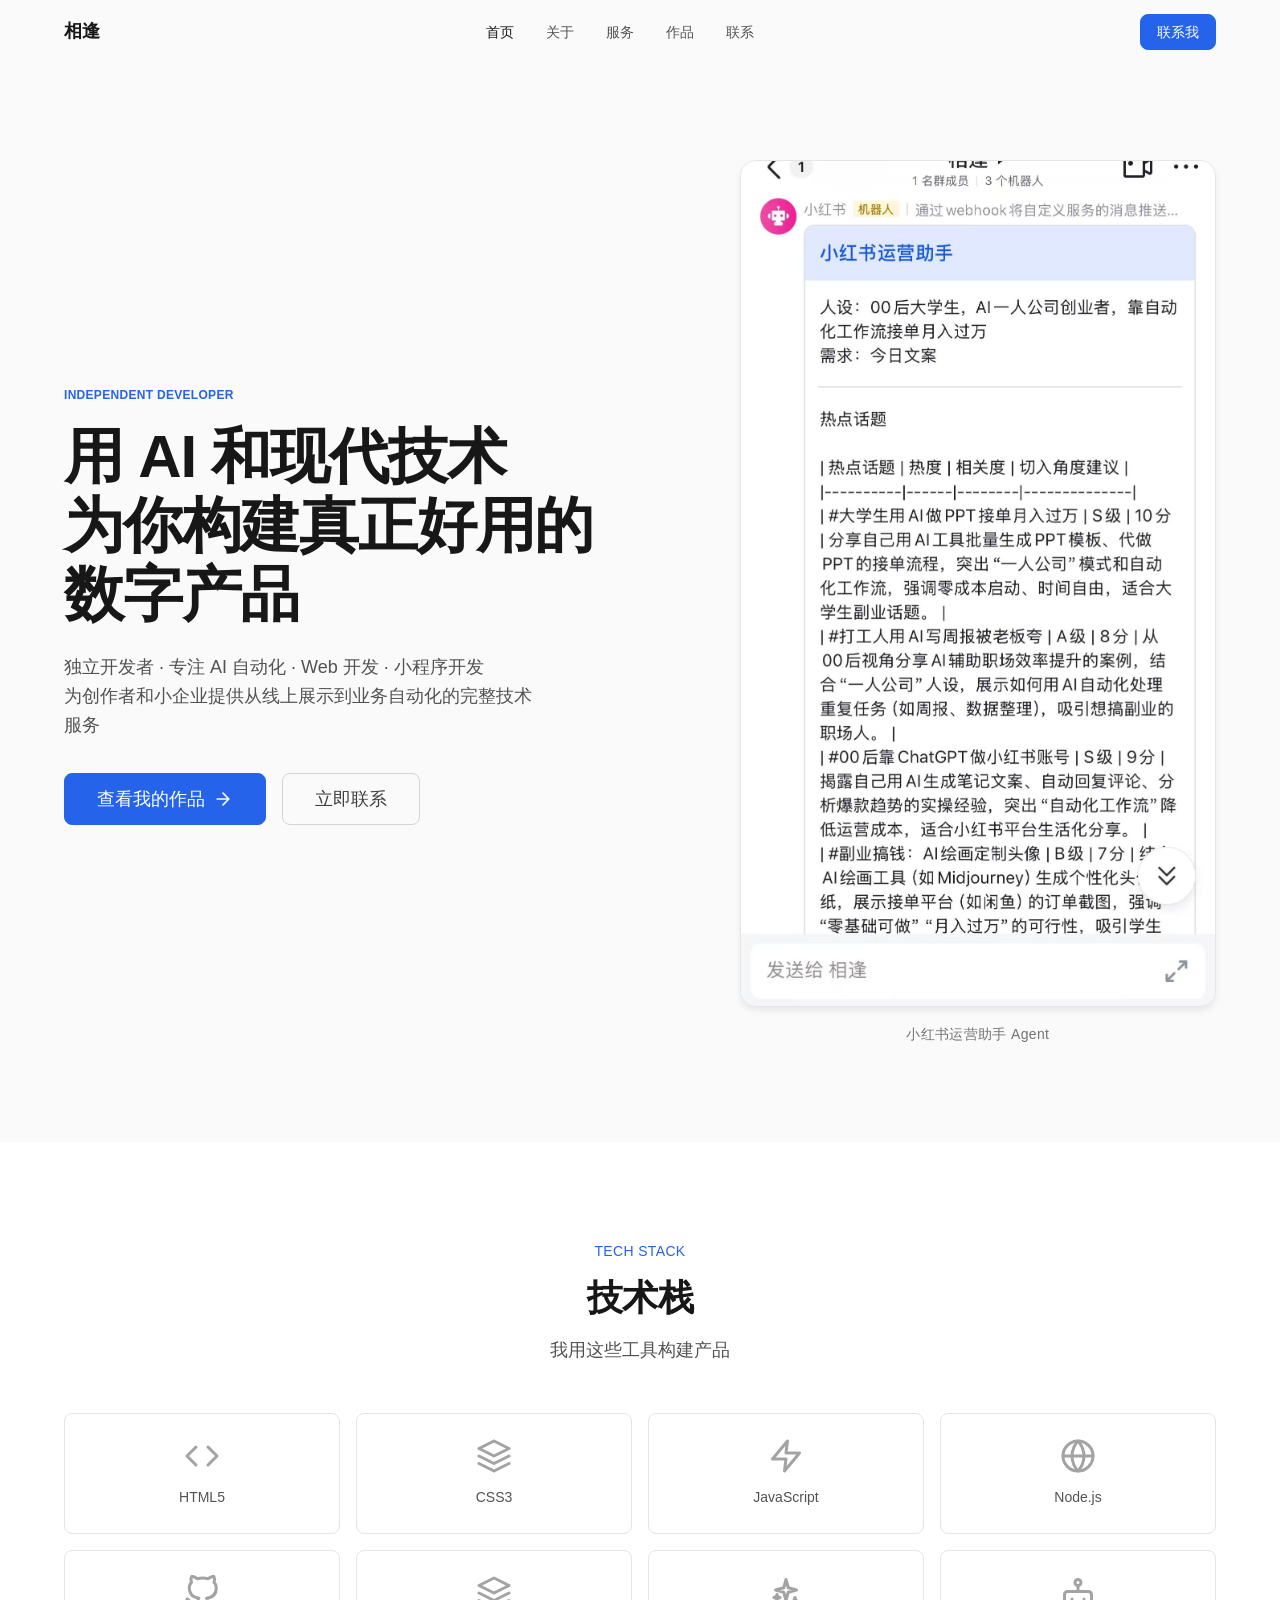
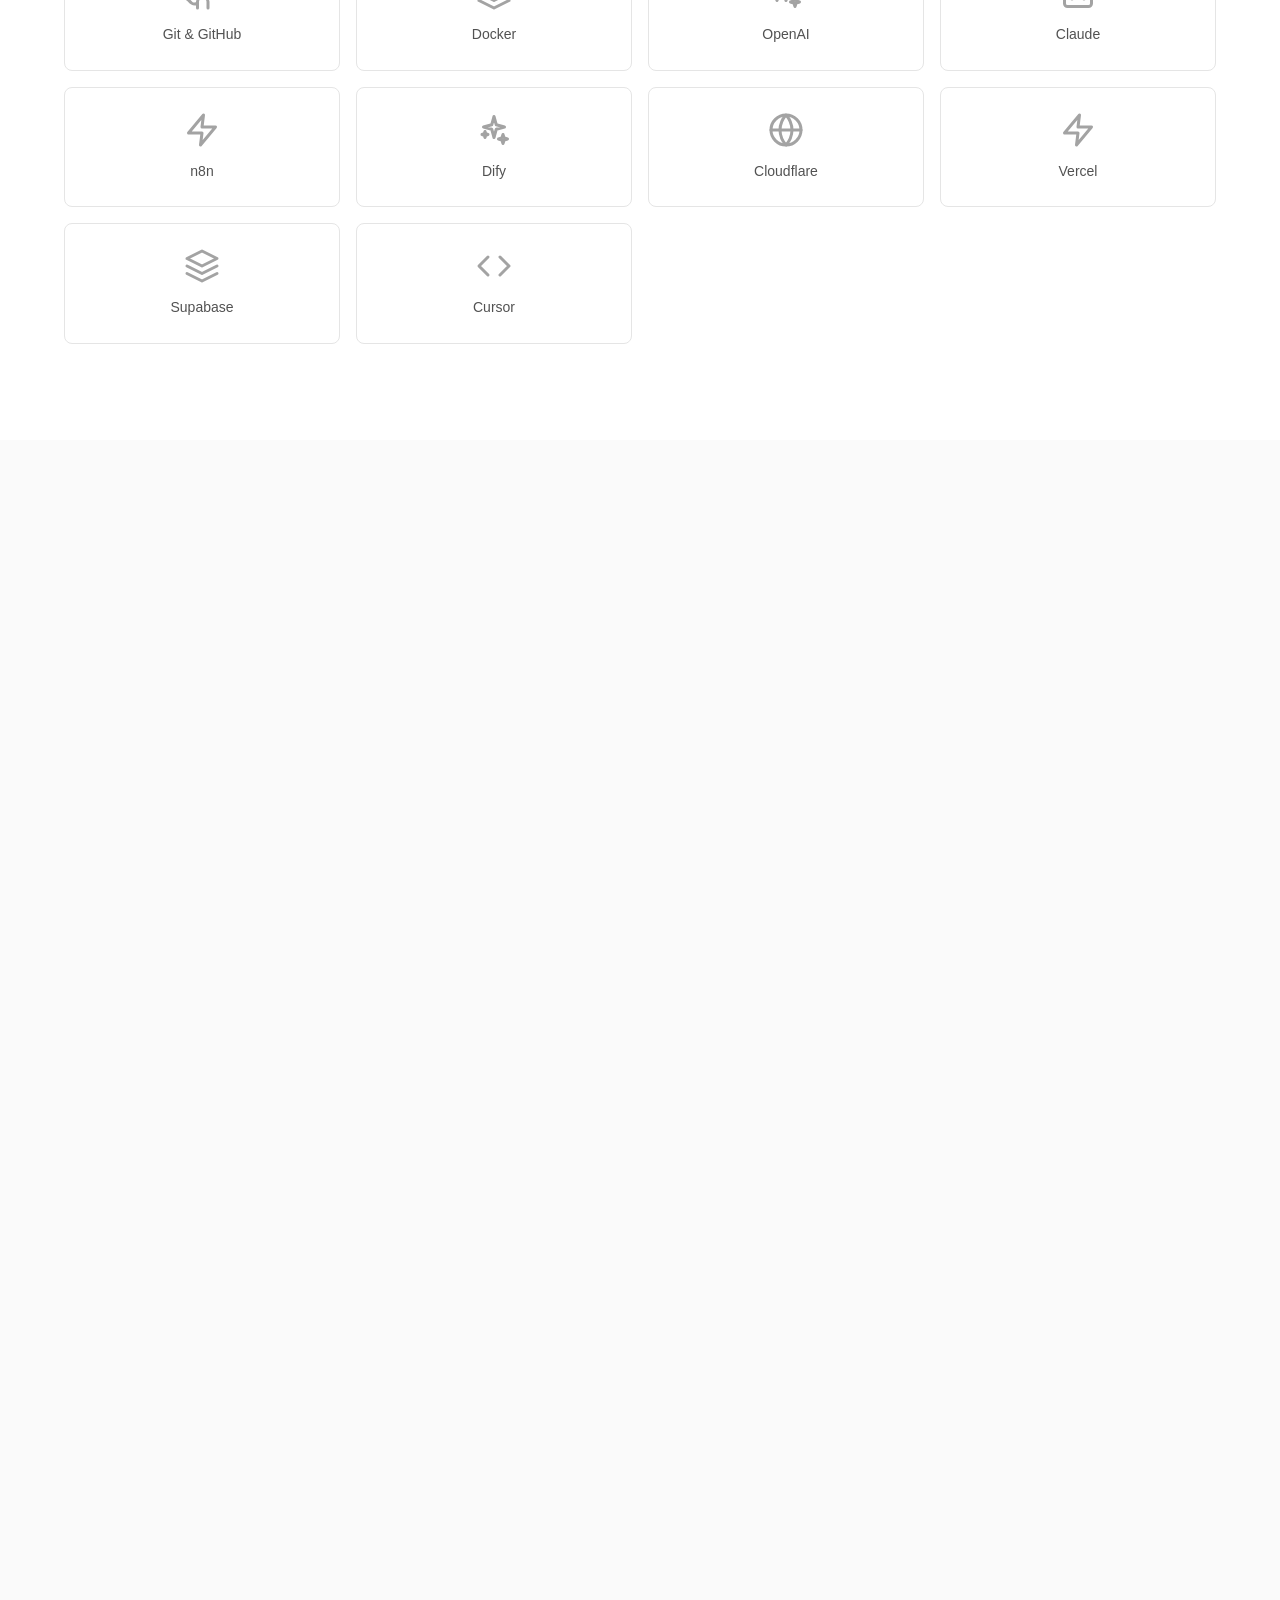
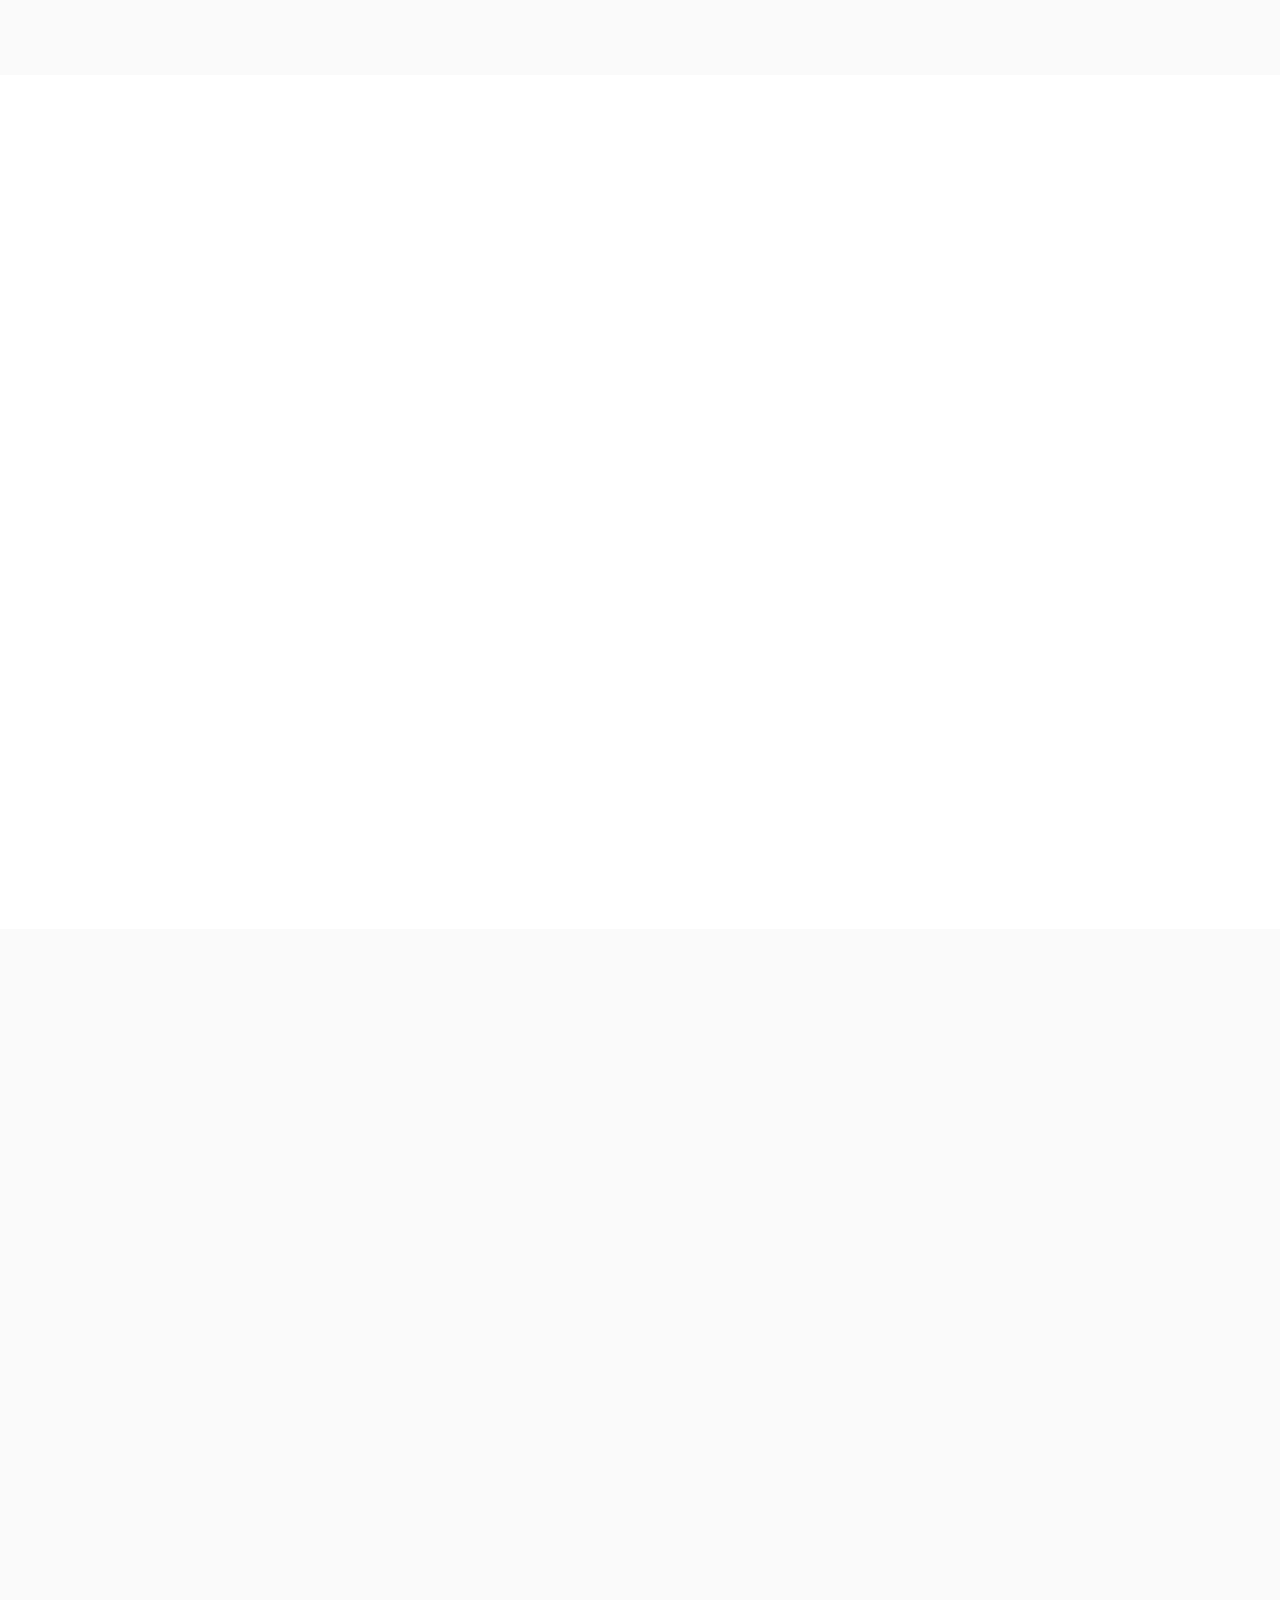
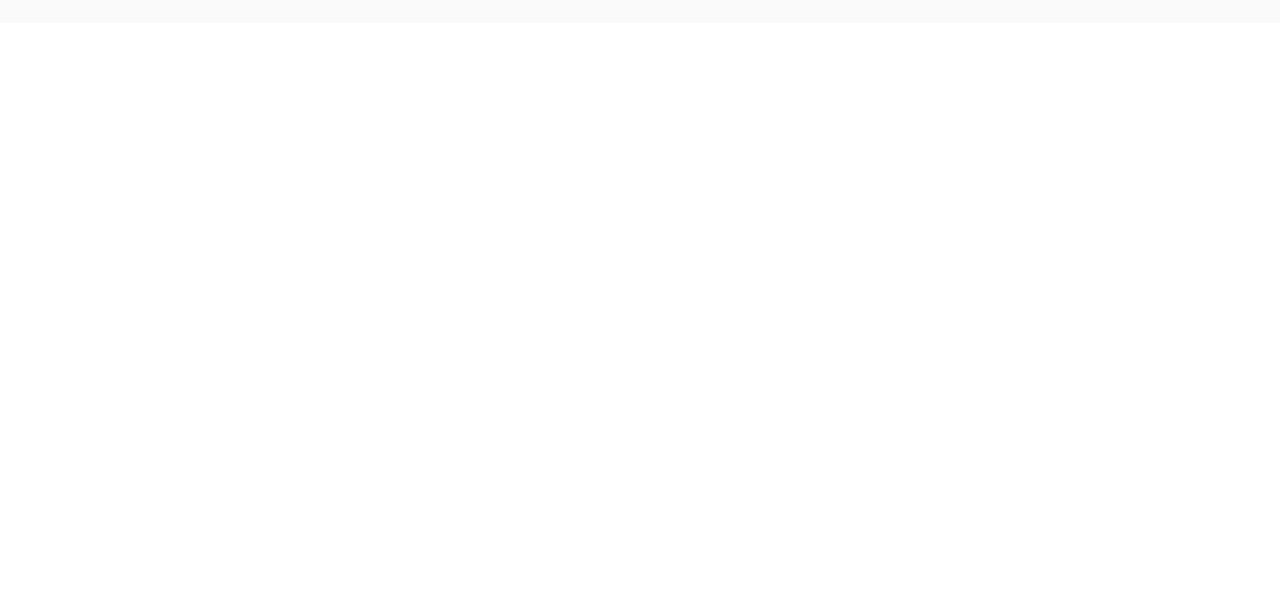
<file: index.html>
<!DOCTYPE html>
<html lang="zh-CN">
<head>
  <meta charset="UTF-8">
  <meta name="viewport" content="width=device-width, initial-scale=1.0">
  <meta name="description" content="独立开发者 | AI自动化 · 网站开发 · 小程序开发 — 为创作者和小企业提供高质量技术服务">
  <meta name="keywords" content="网站开发,小程序开发,AI自动化,AI Agent,独立开发者,个人网站">

  <!-- Open Graph -->
  <meta property="og:title" content="相逢 — 独立开发者">
  <meta property="og:description" content="AI自动化 · 网站开发 · 小程序开发">
  <meta property="og:type" content="website">
  <meta property="og:url" content="https://yourdomain.com/">
  <meta property="og:image" content="https://yourdomain.com/assets/images/og/og-default.jpg">

  <!-- Twitter Card -->
  <meta name="twitter:card" content="summary_large_image">
  <meta name="twitter:title" content="相逢 — 独立开发者">
  <meta name="twitter:description" content="AI自动化 · 网站开发 · 小程序开发">
  <meta name="twitter:image" content="https://yourdomain.com/assets/images/og/og-default.jpg">

  <!-- Theme Color -->
  <meta name="theme-color" content="#FAFAFA" media="(prefers-color-scheme: light)">
  <meta name="theme-color" content="#0A0A0A" media="(prefers-color-scheme: dark)">

  <!-- Schema.org -->
  <script type="application/ld+json">
  {
    "@context": "https://schema.org",
    "@type": "Person",
    "name": "相逢",
    "url": "https://yourdomain.com",
    "jobTitle": "独立开发者",
    "description": "独立开发者，专注为创作者和小企业提供 AI 自动化和 Web 开发服务",
    "knowsAbout": ["AI自动化", "网站开发", "小程序开发", "AI Agent"]
  }
  </script>

  <title>相逢 — 独立开发者 | AI自动化 | 网站开发 | 小程序开发</title>

  <link rel="icon" href="favicon.ico" sizes="any">
  <link rel="apple-touch-icon" href="apple-touch-icon.png">
  <link rel="manifest" href="manifest.json">
  <link rel="preload" href="assets/images/icons/icons.svg" as="image" type="image/svg+xml">

  <!-- Stylesheets -->
  <link rel="stylesheet" href="css/reset.css">
  <link rel="stylesheet" href="css/variables.css">
  <link rel="stylesheet" href="css/global.css">
  <link rel="stylesheet" href="css/layout.css">
  <link rel="stylesheet" href="css/components.css">
  <link rel="stylesheet" href="css/home.css">
  <link rel="stylesheet" href="css/responsive.css">
</head>
<body>

  <!-- Skip to content -->
  <a href="#main-content" class="skip-to-content">跳转到主要内容</a>

  <!-- ==================== Header ==================== -->
  <header class="header" id="header">
    <div class="header__inner">
      <a href="index.html" class="header__logo" aria-label="回到首页">相逢</a>
      <nav class="header__nav" aria-label="主导航">
        <a href="index.html" data-page="index.html" class="active">首页</a>
        <a href="about.html" data-page="about.html">关于</a>
        <a href="services.html" data-page="services.html">服务</a>
        <a href="projects.html" data-page="projects.html">作品</a>
        <a href="contact.html" data-page="contact.html">联系</a>
      </nav>
      <a href="contact.html" class="btn btn--primary btn--sm header__cta">联系我</a>
      <button class="header__menu-btn" id="menuBtn" aria-label="打开菜单" aria-expanded="false">
        <svg class="icon" aria-hidden="true"><use href="assets/images/icons/icons.svg#icon-menu"/></svg>
      </button>
    </div>
  </header>

  <!-- ==================== Mobile Menu ==================== -->
  <div class="mobile-menu" id="mobileMenu" aria-hidden="true" inert>
    <a href="index.html" data-page="index.html">首页</a>
    <a href="about.html" data-page="about.html">关于</a>
    <a href="services.html" data-page="services.html">服务</a>
    <a href="projects.html" data-page="projects.html">作品</a>
    <a href="contact.html" data-page="contact.html">联系</a>
    <a href="contact.html" class="btn btn--primary mobile-menu__cta">联系我</a>
  </div>

  <!-- ==================== Main Content ==================== -->
  <main id="main-content">

    <!-- ===== 第1屏：Hero ===== -->
    <section class="hero" aria-labelledby="hero-title">
      <div class="container">
        <div class="hero__grid">
          <div class="hero__content">
            <span class="hero__label">Independent Developer</span>
            <h1 class="hero__title" id="hero-title">
              用 AI 和现代技术<br>为你构建真正好用的数字产品
            </h1>
            <p class="hero__subtitle">
              独立开发者 · 专注 AI 自动化 · Web 开发 · 小程序开发<br>
              为创作者和小企业提供从线上展示到业务自动化的完整技术服务
            </p>
            <div class="hero__actions">
              <a href="projects.html" class="btn btn--primary btn--lg">
                查看我的作品
                <svg class="btn__icon" aria-hidden="true"><use href="assets/images/icons/icons.svg#icon-arrow-right"/></svg>
              </a>
              <a href="contact.html" class="btn btn--secondary btn--lg">
                立即联系
              </a>
            </div>
          </div>
          <div class="hero__media">
            <figure class="hero__figure">
              <div class="hero__image">
                <img src="img/22de55d3189460b4891e7b8646206906.jpg" alt="小红书运营助手 AI Agent 界面展示">
              </div>
              <figcaption class="hero__caption">小红书运营助手 Agent</figcaption>
            </figure>
          </div>
        </div>
      </div>
    </section>

    <!-- ===== 第2屏：Technology Stack ===== -->
    <section class="section section--alt reveal" aria-labelledby="tech-title">
      <div class="container">
        <div class="section__header">
          <span class="section__label">Tech Stack</span>
          <h2 class="section__title" id="tech-title">技术栈</h2>
          <p class="section__subtitle">我用这些工具构建产品</p>
        </div>

        <div class="tech-grid">
          <div class="tech-card reveal reveal--d1">
            <svg class="tech-card__icon" aria-hidden="true"><use href="assets/images/icons/icons.svg#icon-code"/></svg>
            <span class="tech-card__name">HTML5</span>
          </div>
          <div class="tech-card reveal reveal--d1">
            <svg class="tech-card__icon" aria-hidden="true"><use href="assets/images/icons/icons.svg#icon-layers"/></svg>
            <span class="tech-card__name">CSS3</span>
          </div>
          <div class="tech-card reveal reveal--d2">
            <svg class="tech-card__icon" aria-hidden="true"><use href="assets/images/icons/icons.svg#icon-zap"/></svg>
            <span class="tech-card__name">JavaScript</span>
          </div>
          <div class="tech-card reveal reveal--d2">
            <svg class="tech-card__icon" aria-hidden="true"><use href="assets/images/icons/icons.svg#icon-globe"/></svg>
            <span class="tech-card__name">Node.js</span>
          </div>
          <div class="tech-card reveal reveal--d2">
            <svg class="tech-card__icon" aria-hidden="true"><use href="assets/images/icons/icons.svg#icon-github"/></svg>
            <span class="tech-card__name">Git & GitHub</span>
          </div>
          <div class="tech-card reveal reveal--d2">
            <svg class="tech-card__icon" aria-hidden="true"><use href="assets/images/icons/icons.svg#icon-layers"/></svg>
            <span class="tech-card__name">Docker</span>
          </div>
          <div class="tech-card reveal reveal--d3">
            <svg class="tech-card__icon" aria-hidden="true"><use href="assets/images/icons/icons.svg#icon-sparkles"/></svg>
            <span class="tech-card__name">OpenAI</span>
          </div>
          <div class="tech-card reveal reveal--d3">
            <svg class="tech-card__icon" aria-hidden="true"><use href="assets/images/icons/icons.svg#icon-bot"/></svg>
            <span class="tech-card__name">Claude</span>
          </div>
          <div class="tech-card reveal reveal--d3">
            <svg class="tech-card__icon" aria-hidden="true"><use href="assets/images/icons/icons.svg#icon-zap"/></svg>
            <span class="tech-card__name">n8n</span>
          </div>
          <div class="tech-card reveal reveal--d3">
            <svg class="tech-card__icon" aria-hidden="true"><use href="assets/images/icons/icons.svg#icon-sparkles"/></svg>
            <span class="tech-card__name">Dify</span>
          </div>
          <div class="tech-card reveal reveal--d4">
            <svg class="tech-card__icon" aria-hidden="true"><use href="assets/images/icons/icons.svg#icon-globe"/></svg>
            <span class="tech-card__name">Cloudflare</span>
          </div>
          <div class="tech-card reveal reveal--d4">
            <svg class="tech-card__icon" aria-hidden="true"><use href="assets/images/icons/icons.svg#icon-zap"/></svg>
            <span class="tech-card__name">Vercel</span>
          </div>
          <div class="tech-card reveal reveal--d4">
            <svg class="tech-card__icon" aria-hidden="true"><use href="assets/images/icons/icons.svg#icon-layers"/></svg>
            <span class="tech-card__name">Supabase</span>
          </div>
          <div class="tech-card reveal reveal--d4">
            <svg class="tech-card__icon" aria-hidden="true"><use href="assets/images/icons/icons.svg#icon-code"/></svg>
            <span class="tech-card__name">Cursor</span>
          </div>
        </div>
      </div>
    </section>

    <!-- ===== 第3屏：Services ===== -->
    <section class="section reveal" aria-labelledby="services-title">
      <div class="container">
        <div class="section__header">
          <span class="section__label">Services</span>
          <h2 class="section__title" id="services-title">我能帮你做什么</h2>
          <p class="section__subtitle">从线上展示到业务自动化，覆盖全链路</p>
        </div>

        <div class="grid grid--3 mt-10">
          <!-- 服务1：AI 自动化 -->
          <div class="service-card reveal reveal--d1">
            <svg class="service-card__icon" aria-hidden="true"><use href="assets/images/icons/icons.svg#icon-sparkles"/></svg>
            <h3 class="service-card__title">AI 自动化</h3>
            <p class="service-card__intro">
              用 AI 让你的业务自动运转——智能客服、内容生成、数据处理、工作流自动化，减少重复劳动，降本增效。
            </p>
            <div class="service-card__clients">
              <span class="tag tag--default">内容创作者</span>
              <span class="tag tag--default">电商卖家</span>
              <span class="tag tag--default">小企业</span>
            </div>
            <ul class="service-card__list">
              <li>
                <svg class="service-card__check" aria-hidden="true"><use href="assets/images/icons/icons.svg#icon-check"/></svg>
                AI 工作流设计与搭建（n8n / Dify）
              </li>
              <li>
                <svg class="service-card__check" aria-hidden="true"><use href="assets/images/icons/icons.svg#icon-check"/></svg>
                智能客服 Agent 定制
              </li>
              <li>
                <svg class="service-card__check" aria-hidden="true"><use href="assets/images/icons/icons.svg#icon-check"/></svg>
                内容生成 Pipeline
              </li>
              <li>
                <svg class="service-card__check" aria-hidden="true"><use href="assets/images/icons/icons.svg#icon-check"/></svg>
                数据自动采集与处理
              </li>
            </ul>
            <div class="service-card__cta">
              <a href="services.html#ai-automation" class="btn btn--secondary btn--sm">
                了解 AI 自动化
                <svg class="btn__icon" aria-hidden="true"><use href="assets/images/icons/icons.svg#icon-arrow-right"/></svg>
              </a>
            </div>
          </div>

          <!-- 服务2：网站开发 -->
          <div class="service-card reveal reveal--d2">
            <svg class="service-card__icon" aria-hidden="true"><use href="assets/images/icons/icons.svg#icon-globe"/></svg>
            <h3 class="service-card__title">网站开发</h3>
            <p class="service-card__intro">
              从个人品牌站到企业官网，高性能、SEO 友好、移动端体验一流的现代网站开发。
            </p>
            <div class="service-card__clients">
              <span class="tag tag--default">个人创作者</span>
              <span class="tag tag--default">创业公司</span>
              <span class="tag tag--default">中小企业</span>
            </div>
            <ul class="service-card__list">
              <li>
                <svg class="service-card__check" aria-hidden="true"><use href="assets/images/icons/icons.svg#icon-check"/></svg>
                个人品牌网站
              </li>
              <li>
                <svg class="service-card__check" aria-hidden="true"><use href="assets/images/icons/icons.svg#icon-check"/></svg>
                企业官网开发
              </li>
              <li>
                <svg class="service-card__check" aria-hidden="true"><use href="assets/images/icons/icons.svg#icon-check"/></svg>
                Landing Page 设计与开发
              </li>
              <li>
                <svg class="service-card__check" aria-hidden="true"><use href="assets/images/icons/icons.svg#icon-check"/></svg>
                SEO + 性能优化
              </li>
            </ul>
            <div class="service-card__cta">
              <a href="services.html#web-development" class="btn btn--secondary btn--sm">
                了解网站开发
                <svg class="btn__icon" aria-hidden="true"><use href="assets/images/icons/icons.svg#icon-arrow-right"/></svg>
              </a>
            </div>
          </div>

          <!-- 服务3：小程序开发 -->
          <div class="service-card reveal reveal--d3">
            <svg class="service-card__icon" aria-hidden="true"><use href="assets/images/icons/icons.svg#icon-smartphone"/></svg>
            <h3 class="service-card__title">小程序开发</h3>
            <p class="service-card__intro">
              微信生态获客利器。预约系统、商城、管理工具——轻量级应用快速上线，零下载成本触达用户。
            </p>
            <div class="service-card__clients">
              <span class="tag tag--default">本地商户</span>
              <span class="tag tag--default">电商卖家</span>
              <span class="tag tag--default">服务型公司</span>
            </div>
            <ul class="service-card__list">
              <li>
                <svg class="service-card__check" aria-hidden="true"><use href="assets/images/icons/icons.svg#icon-check"/></svg>
                微信小程序开发
              </li>
              <li>
                <svg class="service-card__check" aria-hidden="true"><use href="assets/images/icons/icons.svg#icon-check"/></svg>
                预约 / 点单系统
              </li>
              <li>
                <svg class="service-card__check" aria-hidden="true"><use href="assets/images/icons/icons.svg#icon-check"/></svg>
                微信商城
              </li>
              <li>
                <svg class="service-card__check" aria-hidden="true"><use href="assets/images/icons/icons.svg#icon-check"/></svg>
                小程序 + AI 集成
              </li>
            </ul>
            <div class="service-card__cta">
              <a href="services.html#mini-program" class="btn btn--secondary btn--sm">
                了解小程序开发
                <svg class="btn__icon" aria-hidden="true"><use href="assets/images/icons/icons.svg#icon-arrow-right"/></svg>
              </a>
            </div>
          </div>
        </div>
      </div>
    </section>

    <!-- ===== 第4屏：Why Choose Me ===== -->
    <section class="section section--alt reveal" aria-labelledby="why-title">
      <div class="container container--narrow">
        <div class="section__header">
          <span class="section__label">Why Choose Me</span>
          <h2 class="section__title" id="why-title">为什么选择我</h2>
          <p class="section__subtitle">不是最便宜的，但是最靠谱的</p>
        </div>

        <div class="grid grid--2 mt-10">
          <div class="why-item reveal reveal--d1">
            <svg class="icon icon--md why-item__icon" aria-hidden="true"><use href="assets/images/icons/icons.svg#icon-zap"/></svg>
            <h4>快速交付，不拖工期</h4>
            <p>从需求沟通到上线交付，每一步都有明确的时间节点。善用 AI 工具提效，同样的质量，更短的时间。简单项目 1-2 周，中等项目 2-4 周。</p>
          </div>
          <div class="why-item reveal reveal--d2">
            <svg class="icon icon--md why-item__icon" aria-hidden="true"><use href="assets/images/icons/icons.svg#icon-shield"/></svg>
            <h4>长期维护，不跑路</h4>
            <p>交付后提供长期技术支持与维护。代码结构清晰、有注释、有文档——以后换人也能接手。不把你锁死在我的技术栈里。</p>
          </div>
          <div class="why-item reveal reveal--d3">
            <svg class="icon icon--md why-item__icon" aria-hidden="true"><use href="assets/images/icons/icons.svg#icon-sparkles"/></svg>
            <h4>AI 加持，效率翻倍</h4>
            <p>不只是"会用 ChatGPT"——我深度使用 AI 辅助开发全流程。从代码生成到测试到部署，AI 让开发效率提升 2-3 倍。你的项目享受 AI 时代的速度红利。</p>
          </div>
          <div class="why-item reveal reveal--d4">
            <svg class="icon icon--md why-item__icon" aria-hidden="true"><use href="assets/images/icons/icons.svg#icon-message-circle"/></svg>
            <h4>直接沟通，没有中间商</h4>
            <p>你直接和我沟通需求，不会出现"销售承诺了但开发做不到"的情况。需求理解准确、反馈及时、修改快速。我 = 产品经理 + 设计师 + 开发者 + 项目经理。</p>
          </div>
        </div>
      </div>
    </section>

    <!-- ===== 第5屏：Featured Projects ===== -->
    <section class="section reveal" aria-labelledby="projects-title">
      <div class="container">
        <div class="section__header">
          <span class="section__label">Featured Projects</span>
          <h2 class="section__title" id="projects-title">精选作品</h2>
          <p class="section__subtitle">每个项目都代表一个被解决的真实问题</p>
        </div>

        <div class="grid grid--3 mt-10">
          <!-- 案例1 -->
          <article class="card card--elevated card--clickable reveal reveal--d1">
            <a href="projects.html">
              <img src="img/个人网页.png" alt="个人品牌官网截图" class="card__image" loading="lazy">
              <div class="card__body">
                <div class="card__tags">
                  <span class="tag tag--accent">网站开发</span>
                  <span class="tag tag--default">响应式设计</span>
                  <span class="tag tag--default">SEO 优化</span>
                </div>
                <h3 class="card__title">个人品牌官网</h3>
                <p class="card__description">极简风格的个人品牌网站，展示服务、作品与技术能力，帮助独立开发者建立专业可信的线上形象。</p>
                <span class="card__link">
                  查看详情
                  <svg class="icon" aria-hidden="true"><use href="assets/images/icons/icons.svg#icon-arrow-right"/></svg>
                </span>
              </div>
            </a>
          </article>

          <!-- 案例2 -->
          <article class="card card--elevated card--clickable reveal reveal--d2">
            <a href="projects.html">
              <img src="img/22de55d3189460b4891e7b8646206906.jpg" alt="小红书自动化运营截图" class="card__image" loading="lazy">
              <div class="card__body">
                <div class="card__tags">
                  <span class="tag tag--accent">AI 自动化</span>
                  <span class="tag tag--default">小红书</span>
                  <span class="tag tag--default">Agent</span>
                </div>
                <h3 class="card__title">小红书自动化运营</h3>
                <p class="card__description">AI 驱动的小红书运营助手，自动完成内容创作、排期发布、评论互动与数据分析，帮助创作者高效运营。</p>
                <span class="card__link">
                  查看详情
                  <svg class="icon" aria-hidden="true"><use href="assets/images/icons/icons.svg#icon-arrow-right"/></svg>
                </span>
              </div>
            </a>
          </article>

          <!-- 案例3 -->
          <article class="card card--elevated card--clickable reveal reveal--d3">
            <a href="projects.html">
              <img src="img/小程序.jpg" alt="情绪树洞小程序截图" class="card__image" loading="lazy">
              <div class="card__body">
                <div class="card__tags">
                  <span class="tag tag--accent">小程序</span>
                  <span class="tag tag--default">情绪记录</span>
                  <span class="tag tag--default">AI 分析</span>
                </div>
                <h3 class="card__title">情绪树洞小程序</h3>
                <p class="card__description">一个温暖的情绪记录与 AI 分析小程序，帮助用户记录每日心情，通过 AI 提供个性化情绪洞察与建议。</p>
                <span class="card__link">
                  查看详情
                  <svg class="icon" aria-hidden="true"><use href="assets/images/icons/icons.svg#icon-arrow-right"/></svg>
                </span>
              </div>
            </a>
          </article>
        </div>
      </div>
    </section>

    <!-- ===== 第6屏：Workflow ===== -->
    <section class="section section--alt reveal" aria-labelledby="workflow-title">
      <div class="container container--narrow">
        <div class="section__header">
          <span class="section__label">Workflow</span>
          <h2 class="section__title" id="workflow-title">合作流程</h2>
          <p class="section__subtitle">透明、高效——每一步你都清楚我在做什么</p>
        </div>

        <div class="workflow-grid">
          <div class="workflow-step reveal reveal--d1">
            <span class="workflow-step__number">01</span>
            <h3 class="workflow-step__title">需求沟通</h3>
            <p class="workflow-step__desc">告诉我你的业务场景和想要解决的问题。聊一聊就知道能不能做。不需要你写需求文档。</p>
          </div>
          <div class="workflow-step reveal reveal--d2">
            <span class="workflow-step__number">02</span>
            <h3 class="workflow-step__title">方案确认</h3>
            <p class="workflow-step__desc">我会出一个清晰的方案：做什么、怎么做、用多久、多少钱。你确认后启动。</p>
          </div>
          <div class="workflow-step reveal reveal--d3">
            <span class="workflow-step__number">03</span>
            <h3 class="workflow-step__title">UI 设计</h3>
            <p class="workflow-step__desc">先出设计稿，确认视觉方向。设计确认后才进入开发。避免"做出来不好看"。</p>
          </div>
          <div class="workflow-step reveal reveal--d4">
            <span class="workflow-step__number">04</span>
            <h3 class="workflow-step__title">开发实现</h3>
            <p class="workflow-step__desc">按确认的方案和设计进行开发。每周同步进度，你随时可以看到演示环境。</p>
          </div>
          <div class="workflow-step reveal reveal--d1">
            <span class="workflow-step__number">05</span>
            <h3 class="workflow-step__title">测试优化</h3>
            <p class="workflow-step__desc">功能测试、性能测试、多设备兼容性测试。测试期间发现的问题免费修复。</p>
          </div>
          <div class="workflow-step reveal reveal--d2">
            <span class="workflow-step__number">06</span>
            <h3 class="workflow-step__title">上线交付</h3>
            <p class="workflow-step__desc">测试通过，部署上线。交付完整源码、部署文档。上线不是结束——随时可找我。</p>
          </div>
        </div>
      </div>
    </section>

    <!-- ===== 第7屏：About Me ===== -->
    <section class="section reveal" aria-labelledby="about-title">
      <div class="container container--narrow">
        <div class="section__header">
          <span class="section__label">About</span>
          <h2 class="section__title" id="about-title">关于我</h2>
          <p class="section__subtitle">一个用 AI 和代码解决问题的独立开发者</p>
        </div>

        <div class="about-text reveal">
          <p>我是 相逢，一名独立开发者。</p>
          <p>我专注于 AI 自动化和现代 Web 开发，帮助创作者、自由职业者和小企业用技术解决真实的业务问题。</p>
          <p>我不做大而全的解决方案——我只做实用、可维护、真正有效的产品。</p>
          <p>技术变化很快，但我始终相信：好的产品不是堆出来的，而是想出来的。</p>
          <p>如果你有一个想法需要落地，我很乐意和你聊聊。</p>
        </div>
      </div>
    </section>

    <!-- ===== 第8屏：Skills ===== -->
    <section class="section section--alt reveal" aria-labelledby="skills-title">
      <div class="container container--narrow">
        <div class="section__header">
          <span class="section__label">Skills</span>
          <h2 class="section__title" id="skills-title">技术能力</h2>
          <p class="section__subtitle">持续学习、持续实践、持续交付</p>
        </div>

        <div class="skills-grid">
          <div class="skills-group reveal reveal--d1">
            <h4 class="skills-group__title">Frontend</h4>
            <div class="cluster">
              <span class="tag tag--default">HTML5</span>
              <span class="tag tag--default">CSS3</span>
              <span class="tag tag--default">JavaScript (ES6+)</span>
              <span class="tag tag--default">响应式设计</span>
              <span class="tag tag--default">Web 性能优化</span>
              <span class="tag tag--default">PWA</span>
            </div>
          </div>

          <div class="skills-group reveal reveal--d2">
            <h4 class="skills-group__title">Backend</h4>
            <div class="cluster">
              <span class="tag tag--default">Node.js</span>
              <span class="tag tag--default">Python</span>
              <span class="tag tag--default">REST API 设计</span>
              <span class="tag tag--default">数据库设计</span>
              <span class="tag tag--default">Supabase</span>
              <span class="tag tag--default">微信云开发</span>
            </div>
          </div>

          <div class="skills-group reveal reveal--d3">
            <h4 class="skills-group__title">AI & Automation</h4>
            <div class="cluster">
              <span class="tag tag--accent">LLM 应用开发</span>
              <span class="tag tag--accent">AI Agent 搭建</span>
              <span class="tag tag--accent">Prompt Engineering</span>
              <span class="tag tag--accent">n8n 工作流</span>
              <span class="tag tag--accent">Dify 平台</span>
              <span class="tag tag--accent">OpenAI / Claude API</span>
            </div>
          </div>

          <div class="skills-group reveal reveal--d4">
            <h4 class="skills-group__title">Deployment & DevOps</h4>
            <div class="cluster">
              <span class="tag tag--default">Vercel</span>
              <span class="tag tag--default">Cloudflare</span>
              <span class="tag tag--default">Docker</span>
              <span class="tag tag--default">Git / GitHub</span>
              <span class="tag tag--default">CI/CD</span>
              <span class="tag tag--default">Linux 运维</span>
            </div>
          </div>
        </div>
      </div>
    </section>

    <!-- ===== 第9屏：FAQ ===== -->
    <section class="section reveal" aria-labelledby="faq-title">
      <div class="container container--narrow">
        <div class="section__header">
          <span class="section__label">FAQ</span>
          <h2 class="section__title" id="faq-title">常见问题</h2>
          <p class="section__subtitle">关于合作的常见疑问，这里都有答案</p>
        </div>

        <div class="js-accordion-group mt-10">
          <!-- FAQ 1 -->
          <div class="accordion">
            <button class="accordion__trigger" aria-expanded="false" aria-controls="faq-panel-1">
              <span>合作流程是什么样的？</span>
              <svg class="accordion__icon" aria-hidden="true"><use href="assets/images/icons/icons.svg#icon-arrow-down"/></svg>
            </button>
            <div class="accordion__panel" id="faq-panel-1" aria-hidden="true">
              <div class="accordion__content">
                <p>简单六步：需求沟通 → 方案确认 → UI 设计 → 开发实现 → 测试优化 → 上线交付。每一步你都能看到进展，不用担心进度不透明。</p>
              </div>
            </div>
          </div>

          <!-- FAQ 2 -->
          <div class="accordion">
            <button class="accordion__trigger" aria-expanded="false" aria-controls="faq-panel-2">
              <span>怎么收费？有标准报价吗？</span>
              <svg class="accordion__icon" aria-hidden="true"><use href="assets/images/icons/icons.svg#icon-arrow-down"/></svg>
            </button>
            <div class="accordion__panel" id="faq-panel-2" aria-hidden="true">
              <div class="accordion__content">
                <p>每个项目需求不同，报价也不同。了解具体需求后，我会出一个详细的报价方案。收费方式灵活：固定价格（适合需求明确的项目）或按时计费（适合需要持续迭代的项目）。</p>
              </div>
            </div>
          </div>

          <!-- FAQ 3 -->
          <div class="accordion">
            <button class="accordion__trigger" aria-expanded="false" aria-controls="faq-panel-3">
              <span>开发一个网站 / 小程序要多久？</span>
              <svg class="accordion__icon" aria-hidden="true"><use href="assets/images/icons/icons.svg#icon-arrow-down"/></svg>
            </button>
            <div class="accordion__panel" id="faq-panel-3" aria-hidden="true">
              <div class="accordion__content">
                <p>简单项目（如 Landing Page）：1-2 周。中等项目（如企业官网）：2-4 周。复杂项目（如小程序+后台）：4-8 周。具体时间会在方案阶段给出明确的时间线。</p>
              </div>
            </div>
          </div>

          <!-- FAQ 4 -->
          <div class="accordion">
            <button class="accordion__trigger" aria-expanded="false" aria-controls="faq-panel-4">
              <span>交付后不满意怎么办？</span>
              <svg class="accordion__icon" aria-hidden="true"><use href="assets/images/icons/icons.svg#icon-arrow-down"/></svg>
            </button>
            <div class="accordion__panel" id="faq-panel-4" aria-hidden="true">
              <div class="accordion__content">
                <p>开发过程中会定期同步，确保方向一致，不会出现"做完才说不满意"的情况。交付后通常包含一定次数的免费修改。如果确实不匹配，可以协商退费——但目前为止还没发生过。</p>
              </div>
            </div>
          </div>

          <!-- FAQ 5 -->
          <div class="accordion">
            <button class="accordion__trigger" aria-expanded="false" aria-controls="faq-panel-5">
              <span>后期能帮忙维护吗？</span>
              <svg class="accordion__icon" aria-hidden="true"><use href="assets/images/icons/icons.svg#icon-arrow-down"/></svg>
            </button>
            <div class="accordion__panel" id="faq-panel-5" aria-hidden="true">
              <div class="accordion__content">
                <p>当然。提供长期维护服务——按次付费或按月合作都可以。交付的代码结构清晰、有注释，你找其他人维护也没问题。不会把你锁死在我这里。</p>
              </div>
            </div>
          </div>

          <!-- FAQ 6 -->
          <div class="accordion">
            <button class="accordion__trigger" aria-expanded="false" aria-controls="faq-panel-6">
              <span>源码会交付给我吗？</span>
              <svg class="accordion__icon" aria-hidden="true"><use href="assets/images/icons/icons.svg#icon-arrow-down"/></svg>
            </button>
            <div class="accordion__panel" id="faq-panel-6" aria-hidden="true">
              <div class="accordion__content">
                <p>会。所有项目完成后，完整源码连同部署文档一并交付。源码托管在 GitHub（私有仓库），你可以随时查看和下载。</p>
              </div>
            </div>
          </div>

          <!-- FAQ 7 -->
          <div class="accordion">
            <button class="accordion__trigger" aria-expanded="false" aria-controls="faq-panel-7">
              <span>支持远程合作吗？</span>
              <svg class="accordion__icon" aria-hidden="true"><use href="assets/images/icons/icons.svg#icon-arrow-down"/></svg>
            </button>
            <div class="accordion__panel" id="faq-panel-7" aria-hidden="true">
              <div class="accordion__content">
                <p>支持。我已经和来自不同城市的客户完成过远程项目。沟通主要通过微信 / Zoom / 飞书，异步更新进度。地域不是问题。</p>
              </div>
            </div>
          </div>

          <!-- FAQ 8 -->
          <div class="accordion">
            <button class="accordion__trigger" aria-expanded="false" aria-controls="faq-panel-8">
              <span>付款流程是什么样的？</span>
              <svg class="accordion__icon" aria-hidden="true"><use href="assets/images/icons/icons.svg#icon-arrow-down"/></svg>
            </button>
            <div class="accordion__panel" id="faq-panel-8" aria-hidden="true">
              <div class="accordion__content">
                <p>通常是分阶段付款：启动时支付一部分，中期支付一部分，验收后支付尾款。具体比例和节点在方案阶段确认，写入合作协议。</p>
              </div>
            </div>
          </div>

          <!-- FAQ 9 -->
          <div class="accordion">
            <button class="accordion__trigger" aria-expanded="false" aria-controls="faq-panel-9">
              <span>你是一个人做还是团队？</span>
              <svg class="accordion__icon" aria-hidden="true"><use href="assets/images/icons/icons.svg#icon-arrow-down"/></svg>
            </button>
            <div class="accordion__panel" id="faq-panel-9" aria-hidden="true">
              <div class="accordion__content">
                <p>我是一名独立开发者。这意味着你直接和我沟通、需求零损耗、反馈零延迟。如果是大型项目需要团队配合，我可以协调合作的设计师和后端工程师一起参与。</p>
              </div>
            </div>
          </div>

          <!-- FAQ 10 -->
          <div class="accordion">
            <button class="accordion__trigger" aria-expanded="false" aria-controls="faq-panel-10">
              <span>你接什么样的项目？有没有范围限制？</span>
              <svg class="accordion__icon" aria-hidden="true"><use href="assets/images/icons/icons.svg#icon-arrow-down"/></svg>
            </button>
            <div class="accordion__panel" id="faq-panel-10" aria-hidden="true">
              <div class="accordion__content">
                <p>核心范围：AI 自动化、网站开发、小程序开发。超出这个范围的项目——比如纯移动 App 原生开发、大型 SaaS 系统——我会直接告诉你能不能做。能做就接，不能做就推荐其他开发者。不接做不了的项目。</p>
              </div>
            </div>
          </div>
        </div>
      </div>
    </section>

    <!-- ===== 第10屏：Final CTA ===== -->
    <section class="section section--alt reveal" aria-labelledby="cta-title">
      <div class="container container--narrow text-center">
        <h2 class="section__title" id="cta-title">准备开始你的项目了吗？</h2>
        <p class="section__subtitle mb-8">
          让我们一起打造真正优秀的数字产品
        </p>
        <div class="hero__actions hero__actions--center">
          <a href="contact.html" class="btn btn--primary btn--lg">
            <svg class="btn__icon" aria-hidden="true"><use href="assets/images/icons/icons.svg#icon-mail"/></svg>
            立即咨询
          </a>
          <a href="projects.html" class="btn btn--secondary btn--lg">
            查看作品
          </a>
        </div>
      </div>
    </section>

  </main>

  <!-- ==================== Footer ==================== -->
  <footer class="footer">
    <div class="footer__inner">
      <div class="footer__grid">
        <!-- 品牌 -->
        <div>
          <div class="footer__brand">相逢</div>
          <p class="footer__brand-desc">
            独立开发者，专注 AI 自动化与 Web 开发。<br>
            帮助创作者和小企业构建真正好用的数字产品。
          </p>
        </div>

        <!-- 导航 -->
        <div>
          <div class="footer__col-title">导航</div>
          <div class="footer__links">
            <a href="index.html">首页</a>
            <a href="about.html">关于我</a>
            <a href="services.html">服务</a>
            <a href="projects.html">作品</a>
            <a href="contact.html">联系</a>
          </div>
        </div>

        <!-- 服务 -->
        <div>
          <div class="footer__col-title">服务</div>
          <div class="footer__links">
            <a href="services.html#ai-automation">AI 自动化</a>
            <a href="services.html#web-development">网站开发</a>
            <a href="services.html#mini-program">小程序开发</a>
            <a href="projects.html">案例研究</a>
          </div>
        </div>

        <!-- 联系方式 -->
        <div>
          <div class="footer__col-title">联系方式</div>
          <div class="footer__links">
            <a href="https://github.com/chj071024" target="_blank" rel="noopener noreferrer">
              <svg class="icon icon--sm footer__link-icon" aria-hidden="true"><use href="assets/images/icons/icons.svg#icon-github"/></svg>
              GitHub
            </a>
            <a href="mailto:2370083386@qq.com">
              <svg class="icon icon--sm footer__link-icon" aria-hidden="true"><use href="assets/images/icons/icons.svg#icon-mail"/></svg>
              QQ 邮箱
            </a>
            <a href="mailto:xf2370083386@gmail.com">
              <svg class="icon icon--sm footer__link-icon" aria-hidden="true"><use href="assets/images/icons/icons.svg#icon-mail"/></svg>
              Gmail
            </a>
            <a href="contact.html">
              <svg class="icon icon--sm footer__link-icon" aria-hidden="true"><use href="assets/images/icons/icons.svg#icon-message-circle"/></svg>
              微信
            </a>
          </div>
        </div>
      </div>

      <div class="footer__bottom">
        <span>© 2026 相逢. All rights reserved.</span>
        <span>用 ❤️ 和 AI 构建</span>
      </div>
    </div>
  </footer>

  <!-- ==================== Back to Top ==================== -->
  <button class="back-to-top" id="backToTop" aria-label="回到顶部">
    <svg class="icon" aria-hidden="true"><use href="assets/images/icons/icons.svg#icon-arrow-up"/></svg>
  </button>

  <!-- ==================== Scripts ==================== -->
  <script src="js/main.js"></script>
</body>
</html>
</file>
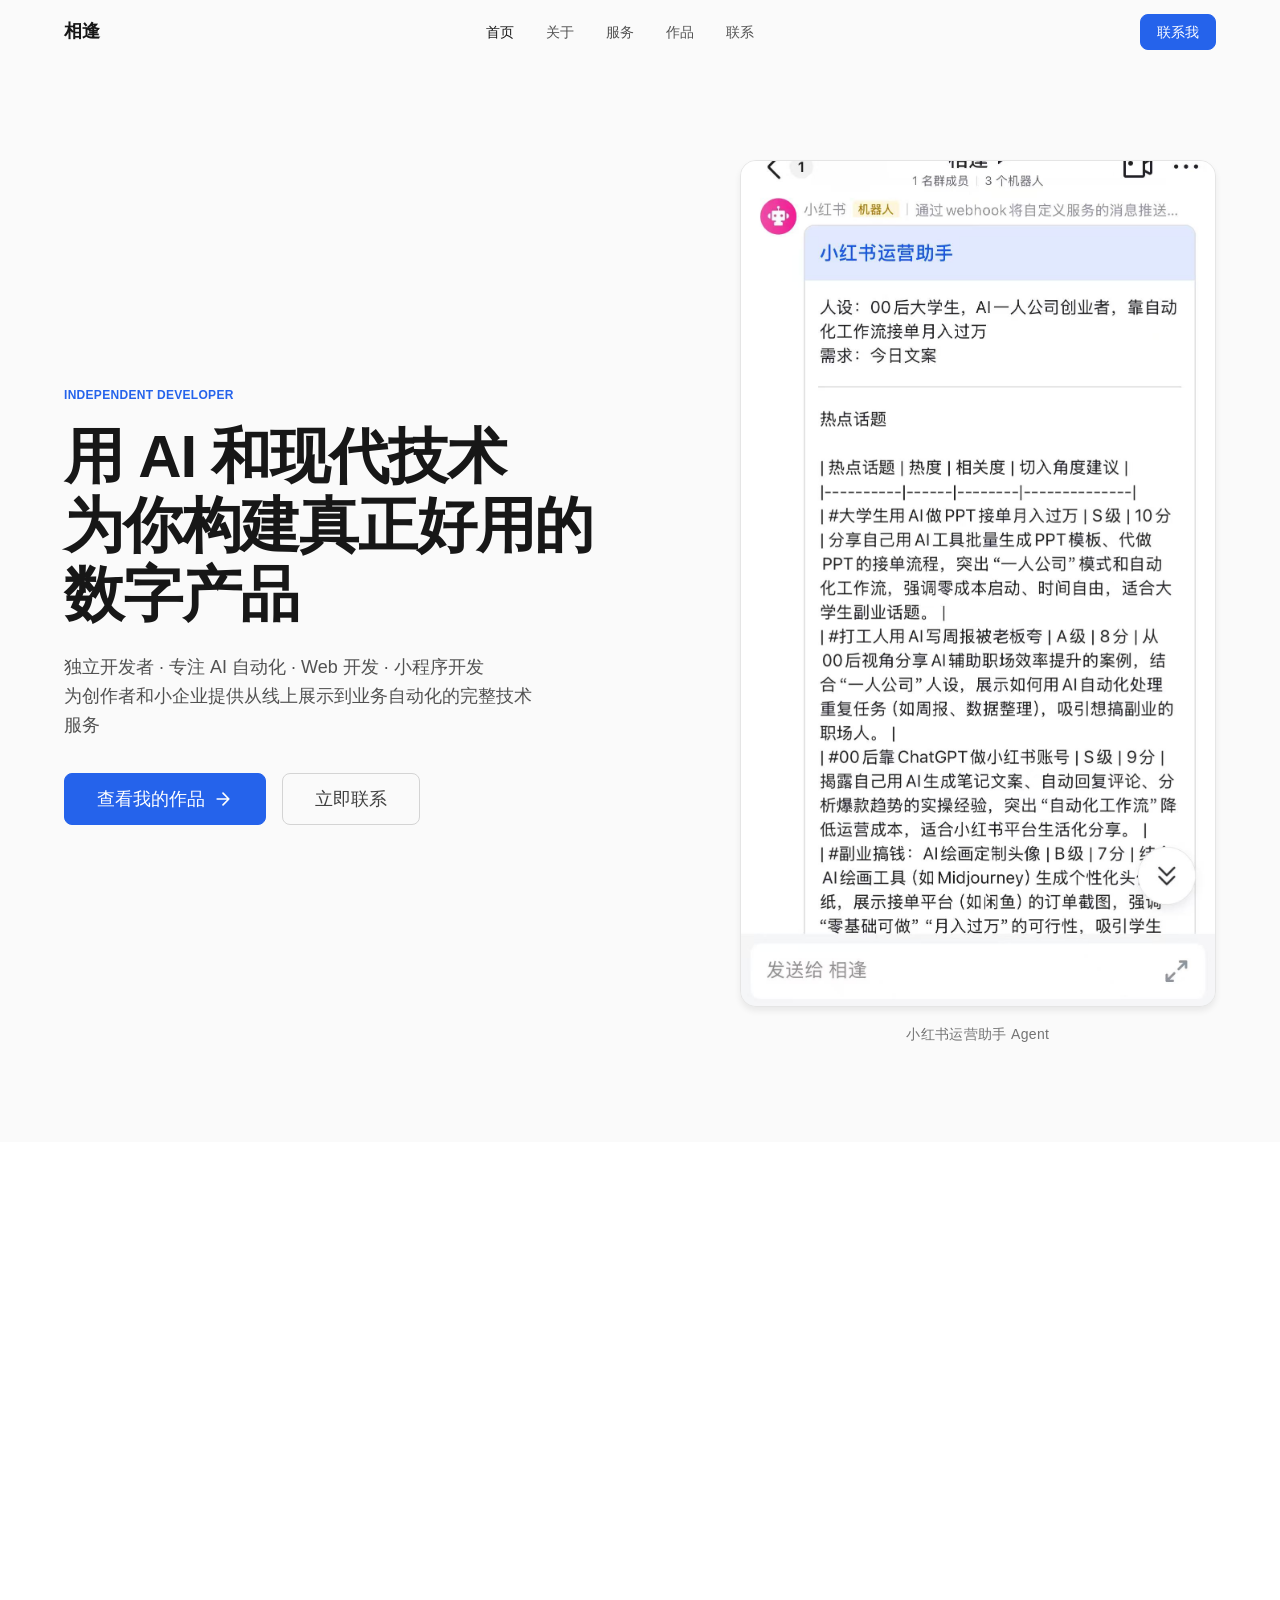
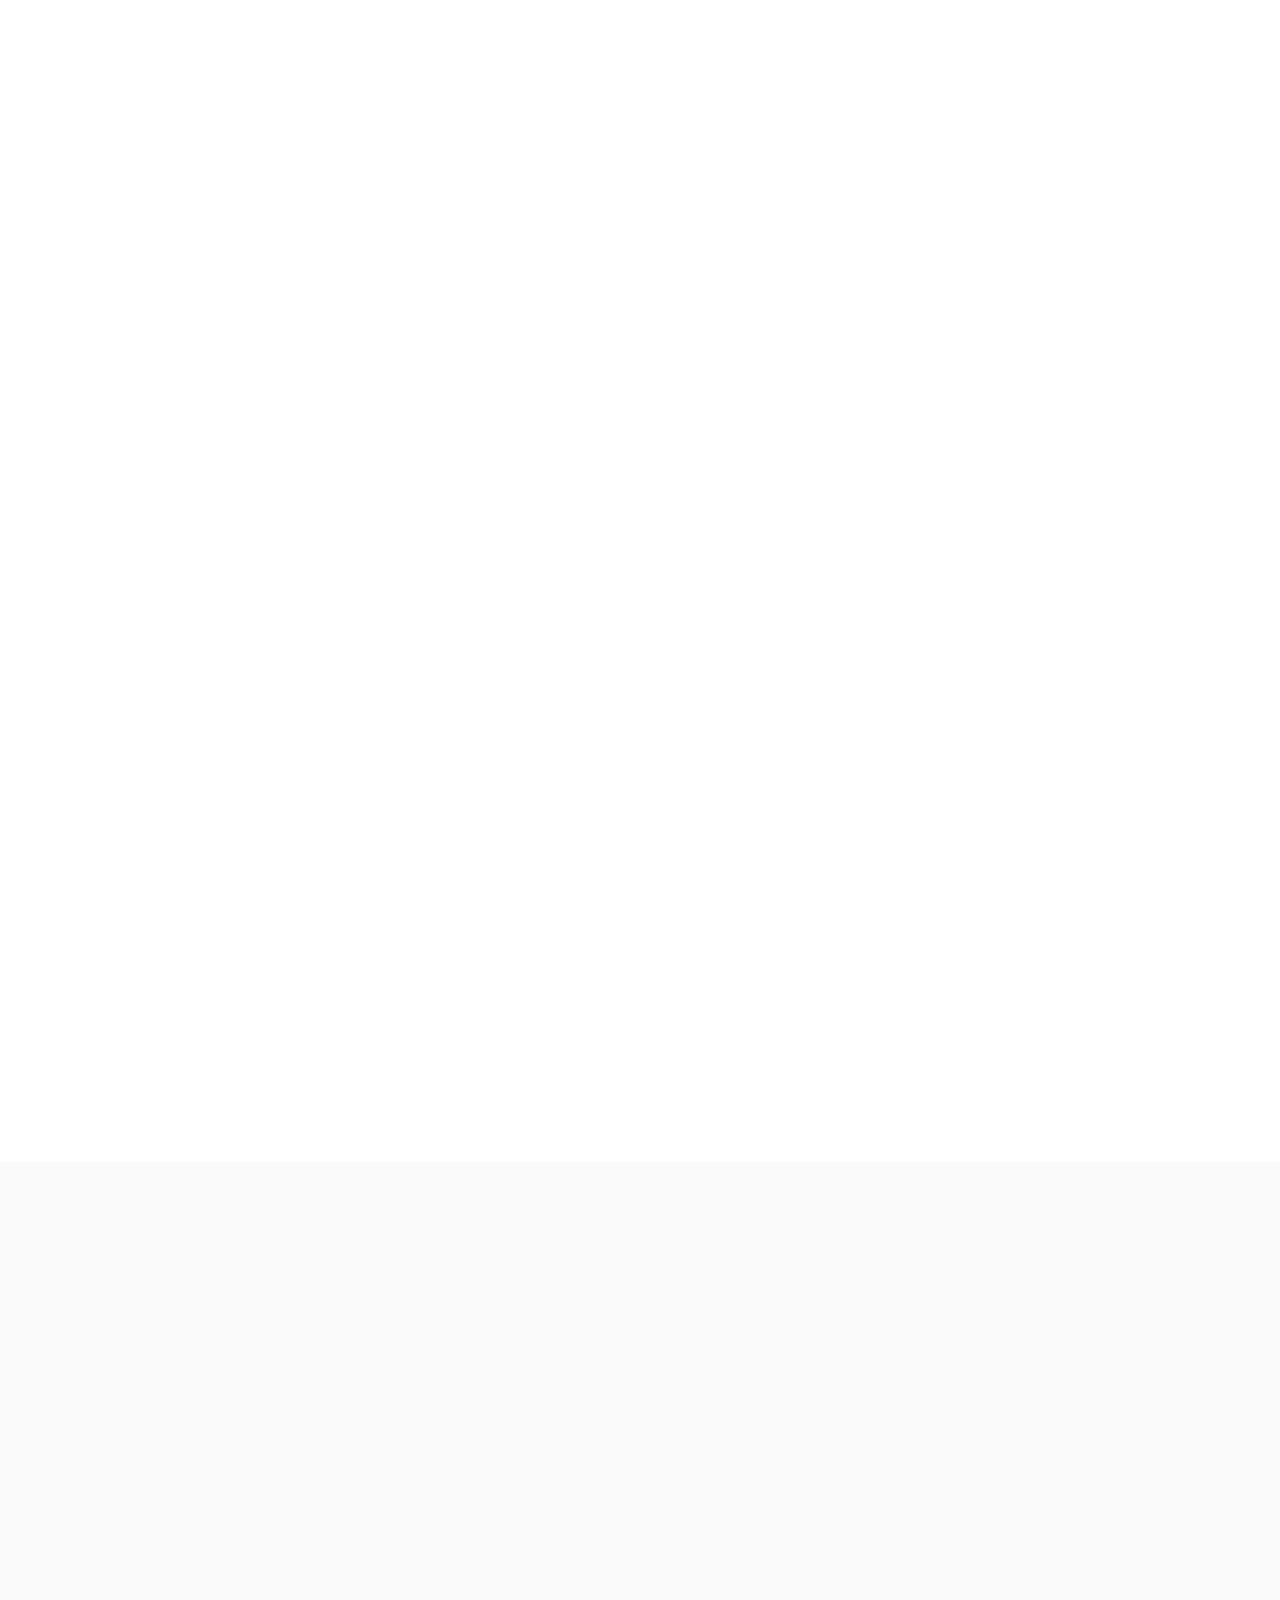
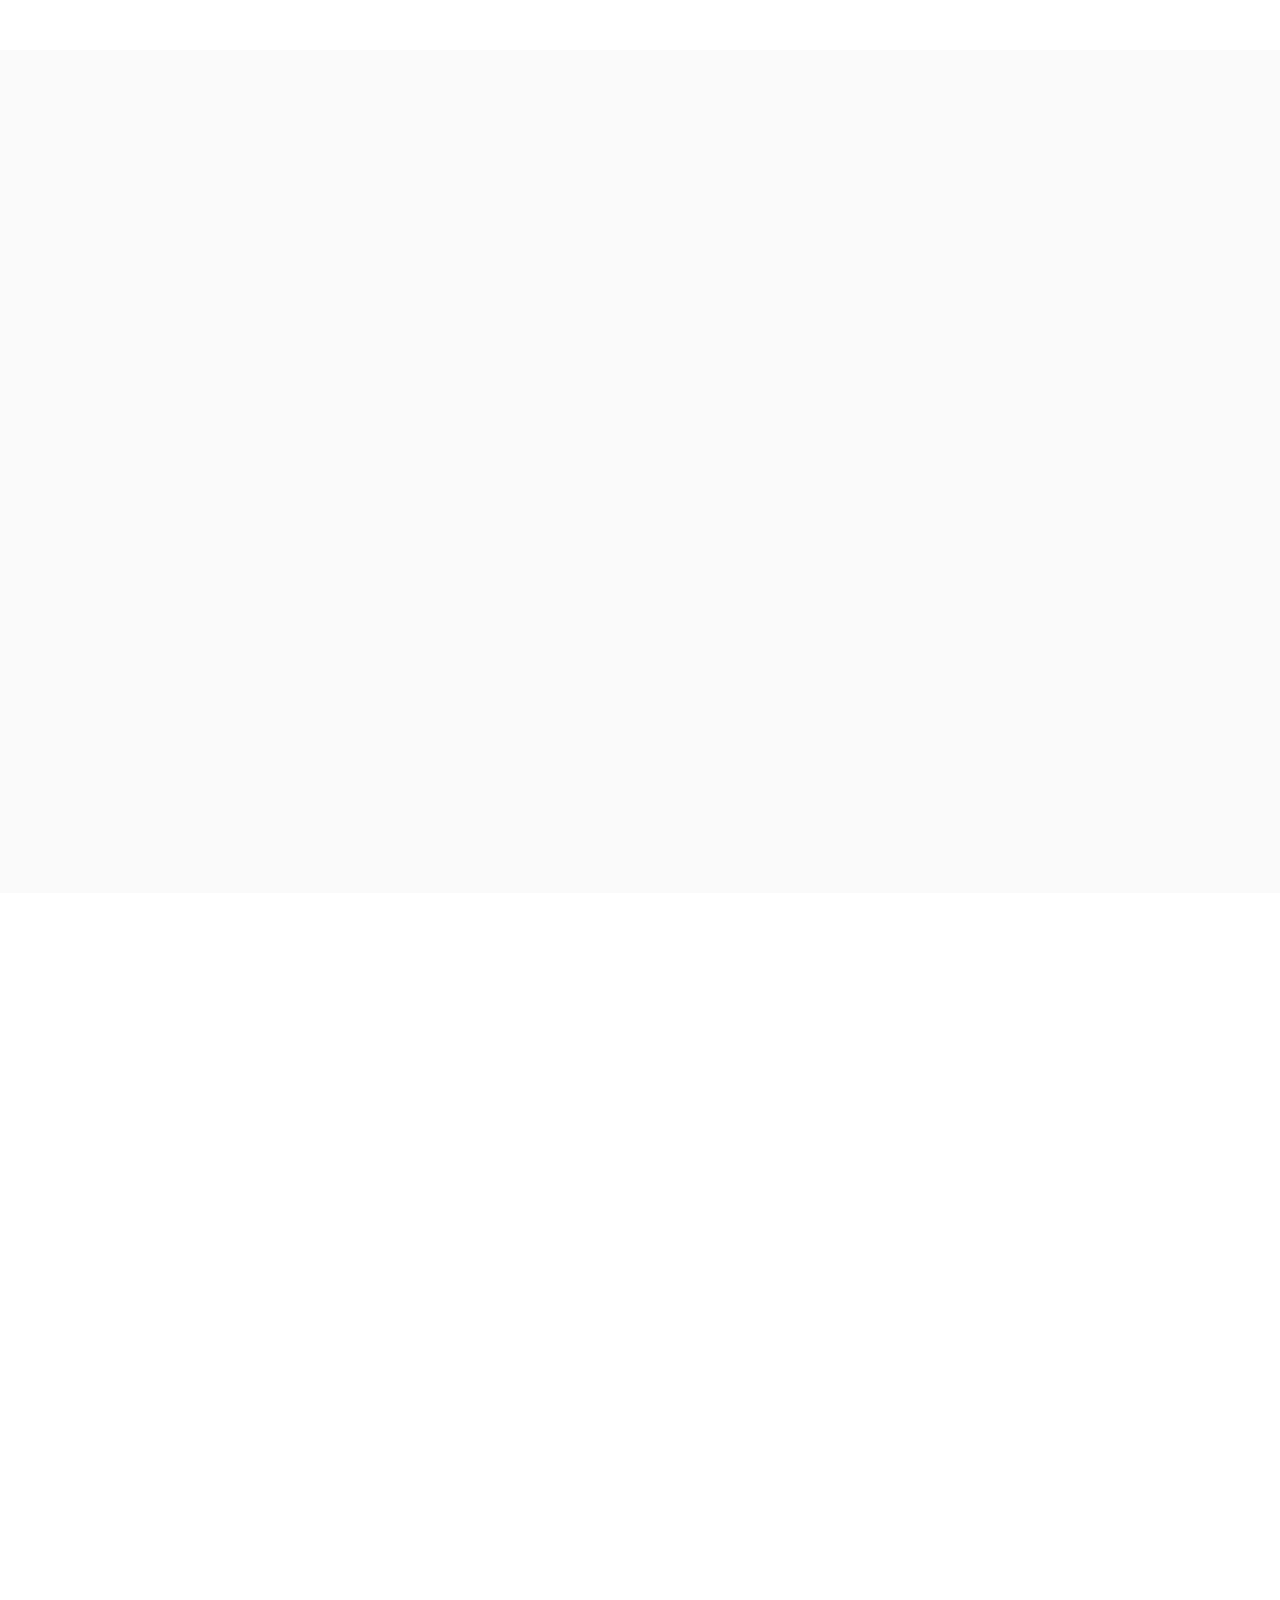
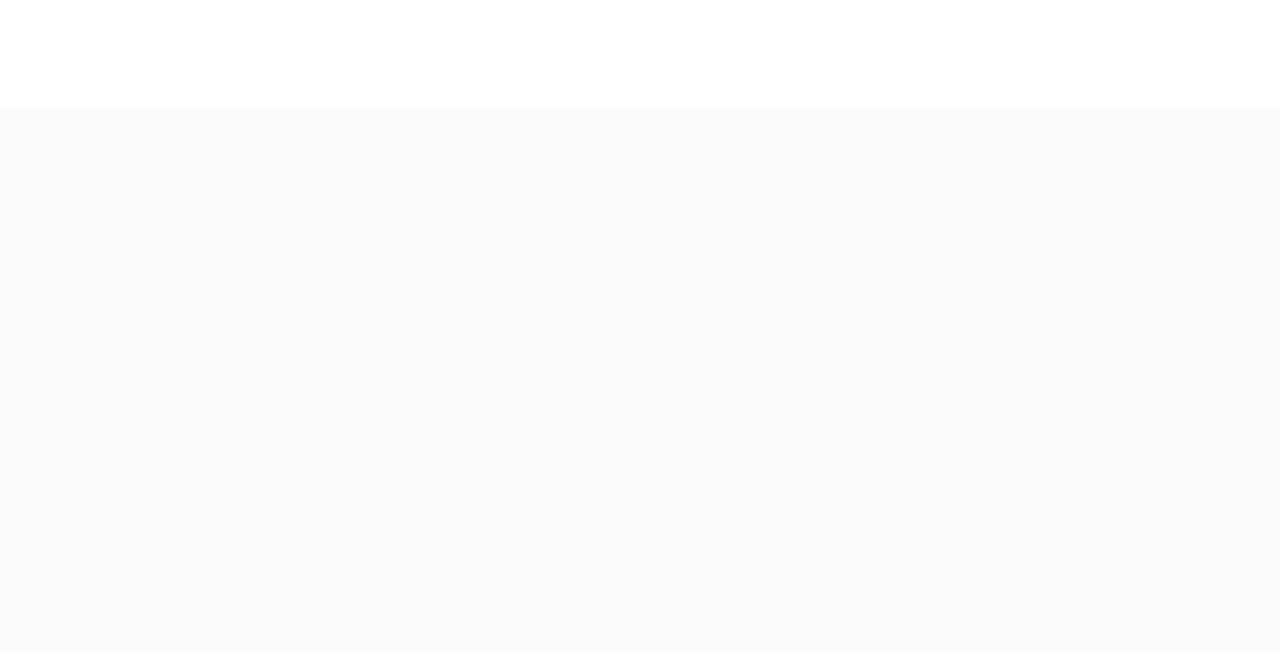
<file: 个人网站/index.html>
<!DOCTYPE html>
<html lang="zh-CN">
<head>
  <meta charset="UTF-8">
  <meta name="viewport" content="width=device-width, initial-scale=1.0">
  <meta name="description" content="独立开发者 | AI自动化 · 网站开发 · 小程序开发 — 为创作者和小企业提供高质量技术服务">
  <meta name="keywords" content="网站开发,小程序开发,AI自动化,AI Agent,独立开发者,个人网站">

  <!-- Open Graph -->
  <meta property="og:title" content="相逢 — 独立开发者">
  <meta property="og:description" content="AI自动化 · 网站开发 · 小程序开发">
  <meta property="og:type" content="website">
  <meta property="og:url" content="https://yourdomain.com/">
  <meta property="og:image" content="https://yourdomain.com/assets/images/og/og-default.jpg">

  <!-- Twitter Card -->
  <meta name="twitter:card" content="summary_large_image">
  <meta name="twitter:title" content="相逢 — 独立开发者">
  <meta name="twitter:description" content="AI自动化 · 网站开发 · 小程序开发">
  <meta name="twitter:image" content="https://yourdomain.com/assets/images/og/og-default.jpg">

  <!-- Theme Color -->
  <meta name="theme-color" content="#FAFAFA" media="(prefers-color-scheme: light)">
  <meta name="theme-color" content="#0A0A0A" media="(prefers-color-scheme: dark)">

  <!-- Schema.org -->
  <script type="application/ld+json">
  {
    "@context": "https://schema.org",
    "@type": "Person",
    "name": "相逢",
    "url": "https://yourdomain.com",
    "jobTitle": "独立开发者",
    "description": "独立开发者，专注为创作者和小企业提供 AI 自动化和 Web 开发服务",
    "knowsAbout": ["AI自动化", "网站开发", "小程序开发", "AI Agent"]
  }
  </script>

  <title>相逢 — 独立开发者 | AI自动化 | 网站开发 | 小程序开发</title>

  <link rel="icon" href="favicon.ico" sizes="any">
  <link rel="apple-touch-icon" href="apple-touch-icon.png">
  <link rel="manifest" href="manifest.json">
  <link rel="preload" href="assets/images/icons/icons.svg" as="image" type="image/svg+xml">

  <!-- Stylesheets -->
  <link rel="stylesheet" href="css/reset.css">
  <link rel="stylesheet" href="css/variables.css">
  <link rel="stylesheet" href="css/global.css">
  <link rel="stylesheet" href="css/layout.css">
  <link rel="stylesheet" href="css/components.css">
  <link rel="stylesheet" href="css/home.css">
  <link rel="stylesheet" href="css/responsive.css">
</head>
<body>

  <!-- Skip to content -->
  <a href="#main-content" class="skip-to-content">跳转到主要内容</a>

  <!-- ==================== Header ==================== -->
  <header class="header" id="header">
    <div class="header__inner">
      <a href="index.html" class="header__logo" aria-label="回到首页">相逢</a>
      <nav class="header__nav" aria-label="主导航">
        <a href="index.html" data-page="index.html" class="active">首页</a>
        <a href="about.html" data-page="about.html">关于</a>
        <a href="services.html" data-page="services.html">服务</a>
        <a href="projects.html" data-page="projects.html">作品</a>
        <a href="contact.html" data-page="contact.html">联系</a>
      </nav>
      <a href="contact.html" class="btn btn--primary btn--sm header__cta">联系我</a>
      <button class="header__menu-btn" id="menuBtn" aria-label="打开菜单" aria-expanded="false">
        <svg class="icon" aria-hidden="true"><use href="assets/images/icons/icons.svg#icon-menu"/></svg>
      </button>
    </div>
  </header>

  <!-- ==================== Mobile Menu ==================== -->
  <div class="mobile-menu" id="mobileMenu" aria-hidden="true" inert>
    <a href="index.html" data-page="index.html">首页</a>
    <a href="about.html" data-page="about.html">关于</a>
    <a href="services.html" data-page="services.html">服务</a>
    <a href="projects.html" data-page="projects.html">作品</a>
    <a href="contact.html" data-page="contact.html">联系</a>
    <a href="contact.html" class="btn btn--primary mobile-menu__cta">联系我</a>
  </div>

  <!-- ==================== Main Content ==================== -->
  <main id="main-content">

    <!-- ===== 第1屏：Hero ===== -->
    <section class="hero" aria-labelledby="hero-title">
      <div class="container">
        <div class="hero__grid">
          <div class="hero__content">
            <span class="hero__label">Independent Developer</span>
            <h1 class="hero__title" id="hero-title">
              用 AI 和现代技术<br>为你构建真正好用的数字产品
            </h1>
            <p class="hero__subtitle">
              独立开发者 · 专注 AI 自动化 · Web 开发 · 小程序开发<br>
              为创作者和小企业提供从线上展示到业务自动化的完整技术服务
            </p>
            <div class="hero__actions">
              <a href="projects.html" class="btn btn--primary btn--lg">
                查看我的作品
                <svg class="btn__icon" aria-hidden="true"><use href="assets/images/icons/icons.svg#icon-arrow-right"/></svg>
              </a>
              <a href="contact.html" class="btn btn--secondary btn--lg">
                立即联系
              </a>
            </div>
          </div>
          <div class="hero__media">
            <figure class="hero__figure">
              <div class="hero__image">
                <img src="img/22de55d3189460b4891e7b8646206906.jpg" alt="小红书运营助手 AI Agent 界面展示">
              </div>
              <figcaption class="hero__caption">小红书运营助手 Agent</figcaption>
            </figure>
          </div>
        </div>
      </div>
    </section>

    <!-- ===== 第2屏：Technology Stack ===== -->
    <section class="section section--alt reveal" aria-labelledby="tech-title">
      <div class="container">
        <div class="section__header">
          <span class="section__label">Tech Stack</span>
          <h2 class="section__title" id="tech-title">技术栈</h2>
          <p class="section__subtitle">我用这些工具构建产品</p>
        </div>

        <div class="tech-grid">
          <div class="tech-card reveal reveal--d1">
            <svg class="tech-card__icon" aria-hidden="true"><use href="assets/images/icons/icons.svg#icon-code"/></svg>
            <span class="tech-card__name">HTML5</span>
          </div>
          <div class="tech-card reveal reveal--d1">
            <svg class="tech-card__icon" aria-hidden="true"><use href="assets/images/icons/icons.svg#icon-layers"/></svg>
            <span class="tech-card__name">CSS3</span>
          </div>
          <div class="tech-card reveal reveal--d2">
            <svg class="tech-card__icon" aria-hidden="true"><use href="assets/images/icons/icons.svg#icon-zap"/></svg>
            <span class="tech-card__name">JavaScript</span>
          </div>
          <div class="tech-card reveal reveal--d2">
            <svg class="tech-card__icon" aria-hidden="true"><use href="assets/images/icons/icons.svg#icon-globe"/></svg>
            <span class="tech-card__name">Node.js</span>
          </div>
          <div class="tech-card reveal reveal--d2">
            <svg class="tech-card__icon" aria-hidden="true"><use href="assets/images/icons/icons.svg#icon-github"/></svg>
            <span class="tech-card__name">Git & GitHub</span>
          </div>
          <div class="tech-card reveal reveal--d2">
            <svg class="tech-card__icon" aria-hidden="true"><use href="assets/images/icons/icons.svg#icon-layers"/></svg>
            <span class="tech-card__name">Docker</span>
          </div>
          <div class="tech-card reveal reveal--d3">
            <svg class="tech-card__icon" aria-hidden="true"><use href="assets/images/icons/icons.svg#icon-sparkles"/></svg>
            <span class="tech-card__name">OpenAI</span>
          </div>
          <div class="tech-card reveal reveal--d3">
            <svg class="tech-card__icon" aria-hidden="true"><use href="assets/images/icons/icons.svg#icon-bot"/></svg>
            <span class="tech-card__name">Claude</span>
          </div>
          <div class="tech-card reveal reveal--d3">
            <svg class="tech-card__icon" aria-hidden="true"><use href="assets/images/icons/icons.svg#icon-zap"/></svg>
            <span class="tech-card__name">n8n</span>
          </div>
          <div class="tech-card reveal reveal--d3">
            <svg class="tech-card__icon" aria-hidden="true"><use href="assets/images/icons/icons.svg#icon-sparkles"/></svg>
            <span class="tech-card__name">Dify</span>
          </div>
          <div class="tech-card reveal reveal--d4">
            <svg class="tech-card__icon" aria-hidden="true"><use href="assets/images/icons/icons.svg#icon-globe"/></svg>
            <span class="tech-card__name">Cloudflare</span>
          </div>
          <div class="tech-card reveal reveal--d4">
            <svg class="tech-card__icon" aria-hidden="true"><use href="assets/images/icons/icons.svg#icon-zap"/></svg>
            <span class="tech-card__name">Vercel</span>
          </div>
          <div class="tech-card reveal reveal--d4">
            <svg class="tech-card__icon" aria-hidden="true"><use href="assets/images/icons/icons.svg#icon-layers"/></svg>
            <span class="tech-card__name">Supabase</span>
          </div>
          <div class="tech-card reveal reveal--d4">
            <svg class="tech-card__icon" aria-hidden="true"><use href="assets/images/icons/icons.svg#icon-code"/></svg>
            <span class="tech-card__name">Cursor</span>
          </div>
        </div>
      </div>
    </section>

    <!-- ===== 第3屏：Services ===== -->
    <section class="section reveal" aria-labelledby="services-title">
      <div class="container">
        <div class="section__header">
          <span class="section__label">Services</span>
          <h2 class="section__title" id="services-title">我能帮你做什么</h2>
          <p class="section__subtitle">从线上展示到业务自动化，覆盖全链路</p>
        </div>

        <div class="grid grid--3 mt-10">
          <!-- 服务1：AI 自动化 -->
          <div class="service-card reveal reveal--d1">
            <svg class="service-card__icon" aria-hidden="true"><use href="assets/images/icons/icons.svg#icon-sparkles"/></svg>
            <h3 class="service-card__title">AI 自动化</h3>
            <p class="service-card__intro">
              用 AI 让你的业务自动运转——智能客服、内容生成、数据处理、工作流自动化，减少重复劳动，降本增效。
            </p>
            <div class="service-card__clients">
              <span class="tag tag--default">内容创作者</span>
              <span class="tag tag--default">电商卖家</span>
              <span class="tag tag--default">小企业</span>
            </div>
            <ul class="service-card__list">
              <li>
                <svg class="service-card__check" aria-hidden="true"><use href="assets/images/icons/icons.svg#icon-check"/></svg>
                AI 工作流设计与搭建（n8n / Dify）
              </li>
              <li>
                <svg class="service-card__check" aria-hidden="true"><use href="assets/images/icons/icons.svg#icon-check"/></svg>
                智能客服 Agent 定制
              </li>
              <li>
                <svg class="service-card__check" aria-hidden="true"><use href="assets/images/icons/icons.svg#icon-check"/></svg>
                内容生成 Pipeline
              </li>
              <li>
                <svg class="service-card__check" aria-hidden="true"><use href="assets/images/icons/icons.svg#icon-check"/></svg>
                数据自动采集与处理
              </li>
            </ul>
            <div class="service-card__cta">
              <a href="services.html#ai-automation" class="btn btn--secondary btn--sm">
                了解 AI 自动化
                <svg class="btn__icon" aria-hidden="true"><use href="assets/images/icons/icons.svg#icon-arrow-right"/></svg>
              </a>
            </div>
          </div>

          <!-- 服务2：网站开发 -->
          <div class="service-card reveal reveal--d2">
            <svg class="service-card__icon" aria-hidden="true"><use href="assets/images/icons/icons.svg#icon-globe"/></svg>
            <h3 class="service-card__title">网站开发</h3>
            <p class="service-card__intro">
              从个人品牌站到企业官网，高性能、SEO 友好、移动端体验一流的现代网站开发。
            </p>
            <div class="service-card__clients">
              <span class="tag tag--default">个人创作者</span>
              <span class="tag tag--default">创业公司</span>
              <span class="tag tag--default">中小企业</span>
            </div>
            <ul class="service-card__list">
              <li>
                <svg class="service-card__check" aria-hidden="true"><use href="assets/images/icons/icons.svg#icon-check"/></svg>
                个人品牌网站
              </li>
              <li>
                <svg class="service-card__check" aria-hidden="true"><use href="assets/images/icons/icons.svg#icon-check"/></svg>
                企业官网开发
              </li>
              <li>
                <svg class="service-card__check" aria-hidden="true"><use href="assets/images/icons/icons.svg#icon-check"/></svg>
                Landing Page 设计与开发
              </li>
              <li>
                <svg class="service-card__check" aria-hidden="true"><use href="assets/images/icons/icons.svg#icon-check"/></svg>
                SEO + 性能优化
              </li>
            </ul>
            <div class="service-card__cta">
              <a href="services.html#web-development" class="btn btn--secondary btn--sm">
                了解网站开发
                <svg class="btn__icon" aria-hidden="true"><use href="assets/images/icons/icons.svg#icon-arrow-right"/></svg>
              </a>
            </div>
          </div>

          <!-- 服务3：小程序开发 -->
          <div class="service-card reveal reveal--d3">
            <svg class="service-card__icon" aria-hidden="true"><use href="assets/images/icons/icons.svg#icon-smartphone"/></svg>
            <h3 class="service-card__title">小程序开发</h3>
            <p class="service-card__intro">
              微信生态获客利器。预约系统、商城、管理工具——轻量级应用快速上线，零下载成本触达用户。
            </p>
            <div class="service-card__clients">
              <span class="tag tag--default">本地商户</span>
              <span class="tag tag--default">电商卖家</span>
              <span class="tag tag--default">服务型公司</span>
            </div>
            <ul class="service-card__list">
              <li>
                <svg class="service-card__check" aria-hidden="true"><use href="assets/images/icons/icons.svg#icon-check"/></svg>
                微信小程序开发
              </li>
              <li>
                <svg class="service-card__check" aria-hidden="true"><use href="assets/images/icons/icons.svg#icon-check"/></svg>
                预约 / 点单系统
              </li>
              <li>
                <svg class="service-card__check" aria-hidden="true"><use href="assets/images/icons/icons.svg#icon-check"/></svg>
                微信商城
              </li>
              <li>
                <svg class="service-card__check" aria-hidden="true"><use href="assets/images/icons/icons.svg#icon-check"/></svg>
                小程序 + AI 集成
              </li>
            </ul>
            <div class="service-card__cta">
              <a href="services.html#mini-program" class="btn btn--secondary btn--sm">
                了解小程序开发
                <svg class="btn__icon" aria-hidden="true"><use href="assets/images/icons/icons.svg#icon-arrow-right"/></svg>
              </a>
            </div>
          </div>
        </div>
      </div>
    </section>

    <!-- ===== 第4屏：Why Choose Me ===== -->
    <section class="section section--alt reveal" aria-labelledby="why-title">
      <div class="container container--narrow">
        <div class="section__header">
          <span class="section__label">Why Choose Me</span>
          <h2 class="section__title" id="why-title">为什么选择我</h2>
          <p class="section__subtitle">不是最便宜的，但是最靠谱的</p>
        </div>

        <div class="grid grid--2 mt-10">
          <div class="why-item reveal reveal--d1">
            <svg class="icon icon--md why-item__icon" aria-hidden="true"><use href="assets/images/icons/icons.svg#icon-zap"/></svg>
            <h4>快速交付，不拖工期</h4>
            <p>从需求沟通到上线交付，每一步都有明确的时间节点。善用 AI 工具提效，同样的质量，更短的时间。简单项目 1-2 周，中等项目 2-4 周。</p>
          </div>
          <div class="why-item reveal reveal--d2">
            <svg class="icon icon--md why-item__icon" aria-hidden="true"><use href="assets/images/icons/icons.svg#icon-shield"/></svg>
            <h4>长期维护，不跑路</h4>
            <p>交付后提供长期技术支持与维护。代码结构清晰、有注释、有文档——以后换人也能接手。不把你锁死在我的技术栈里。</p>
          </div>
          <div class="why-item reveal reveal--d3">
            <svg class="icon icon--md why-item__icon" aria-hidden="true"><use href="assets/images/icons/icons.svg#icon-sparkles"/></svg>
            <h4>AI 加持，效率翻倍</h4>
            <p>不只是"会用 ChatGPT"——我深度使用 AI 辅助开发全流程。从代码生成到测试到部署，AI 让开发效率提升 2-3 倍。你的项目享受 AI 时代的速度红利。</p>
          </div>
          <div class="why-item reveal reveal--d4">
            <svg class="icon icon--md why-item__icon" aria-hidden="true"><use href="assets/images/icons/icons.svg#icon-message-circle"/></svg>
            <h4>直接沟通，没有中间商</h4>
            <p>你直接和我沟通需求，不会出现"销售承诺了但开发做不到"的情况。需求理解准确、反馈及时、修改快速。我 = 产品经理 + 设计师 + 开发者 + 项目经理。</p>
          </div>
        </div>
      </div>
    </section>

    <!-- ===== 第5屏：Featured Projects ===== -->
    <section class="section reveal" aria-labelledby="projects-title">
      <div class="container">
        <div class="section__header">
          <span class="section__label">Featured Projects</span>
          <h2 class="section__title" id="projects-title">精选作品</h2>
          <p class="section__subtitle">每个项目都代表一个被解决的真实问题</p>
        </div>

        <div class="grid grid--3 mt-10">
          <!-- 案例1 -->
          <article class="card card--elevated card--clickable reveal reveal--d1">
            <a href="projects.html">
              <div class="card__placeholder">
                <svg class="icon icon--xl" aria-hidden="true"><use href="assets/images/icons/icons.svg#icon-globe"/></svg>
              </div>
              <div class="card__body">
                <div class="card__tags">
                  <span class="tag tag--accent">网站开发</span>
                  <span class="tag tag--default">响应式设计</span>
                  <span class="tag tag--default">SEO 优化</span>
                </div>
                <h3 class="card__title">个人品牌官网</h3>
                <p class="card__description">极简风格的个人品牌网站，展示服务、作品与技术能力，帮助独立开发者建立专业可信的线上形象。</p>
                <span class="card__link">
                  查看详情
                  <svg class="icon" aria-hidden="true"><use href="assets/images/icons/icons.svg#icon-arrow-right"/></svg>
                </span>
              </div>
            </a>
          </article>

          <!-- 案例2 -->
          <article class="card card--elevated card--clickable reveal reveal--d2">
            <a href="projects/project-2.html">
              <div class="card__placeholder">
                <svg class="icon icon--xl" aria-hidden="true"><use href="assets/images/icons/icons.svg#icon-sparkles"/></svg>
              </div>
              <div class="card__body">
                <div class="card__tags">
                  <span class="tag tag--accent">AI 自动化</span>
                  <span class="tag tag--default">小红书</span>
                  <span class="tag tag--default">Agent</span>
                </div>
                <h3 class="card__title">小红书自动化运营</h3>
                <p class="card__description">AI 驱动的小红书运营助手，自动完成内容创作、排期发布、评论互动与数据分析，帮助创作者高效运营。</p>
                <span class="card__link">
                  查看详情
                  <svg class="icon" aria-hidden="true"><use href="assets/images/icons/icons.svg#icon-arrow-right"/></svg>
                </span>
              </div>
            </a>
          </article>

          <!-- 案例3 -->
          <article class="card card--elevated card--clickable reveal reveal--d3">
            <a href="projects/project-3.html">
              <div class="card__placeholder">
                <svg class="icon icon--xl" aria-hidden="true"><use href="assets/images/icons/icons.svg#icon-heart"/></svg>
              </div>
              <div class="card__body">
                <div class="card__tags">
                  <span class="tag tag--accent">小程序</span>
                  <span class="tag tag--default">情绪记录</span>
                  <span class="tag tag--default">AI 分析</span>
                </div>
                <h3 class="card__title">情绪树洞小程序</h3>
                <p class="card__description">一个温暖的情绪记录与 AI 分析小程序，帮助用户记录每日心情，通过 AI 提供个性化情绪洞察与建议。</p>
                <span class="card__link">
                  查看详情
                  <svg class="icon" aria-hidden="true"><use href="assets/images/icons/icons.svg#icon-arrow-right"/></svg>
                </span>
              </div>
            </a>
          </article>
        </div>
      </div>
    </section>

    <!-- ===== 第6屏：Workflow ===== -->
    <section class="section section--alt reveal" aria-labelledby="workflow-title">
      <div class="container container--narrow">
        <div class="section__header">
          <span class="section__label">Workflow</span>
          <h2 class="section__title" id="workflow-title">合作流程</h2>
          <p class="section__subtitle">透明、高效——每一步你都清楚我在做什么</p>
        </div>

        <div class="workflow-grid">
          <div class="workflow-step reveal reveal--d1">
            <span class="workflow-step__number">01</span>
            <h3 class="workflow-step__title">需求沟通</h3>
            <p class="workflow-step__desc">告诉我你的业务场景和想要解决的问题。聊一聊就知道能不能做。不需要你写需求文档。</p>
          </div>
          <div class="workflow-step reveal reveal--d2">
            <span class="workflow-step__number">02</span>
            <h3 class="workflow-step__title">方案确认</h3>
            <p class="workflow-step__desc">我会出一个清晰的方案：做什么、怎么做、用多久、多少钱。你确认后启动。</p>
          </div>
          <div class="workflow-step reveal reveal--d3">
            <span class="workflow-step__number">03</span>
            <h3 class="workflow-step__title">UI 设计</h3>
            <p class="workflow-step__desc">先出设计稿，确认视觉方向。设计确认后才进入开发。避免"做出来不好看"。</p>
          </div>
          <div class="workflow-step reveal reveal--d4">
            <span class="workflow-step__number">04</span>
            <h3 class="workflow-step__title">开发实现</h3>
            <p class="workflow-step__desc">按确认的方案和设计进行开发。每周同步进度，你随时可以看到演示环境。</p>
          </div>
          <div class="workflow-step reveal reveal--d1">
            <span class="workflow-step__number">05</span>
            <h3 class="workflow-step__title">测试优化</h3>
            <p class="workflow-step__desc">功能测试、性能测试、多设备兼容性测试。测试期间发现的问题免费修复。</p>
          </div>
          <div class="workflow-step reveal reveal--d2">
            <span class="workflow-step__number">06</span>
            <h3 class="workflow-step__title">上线交付</h3>
            <p class="workflow-step__desc">测试通过，部署上线。交付完整源码、部署文档。上线不是结束——随时可找我。</p>
          </div>
        </div>
      </div>
    </section>

    <!-- ===== 第7屏：About Me ===== -->
    <section class="section reveal" aria-labelledby="about-title">
      <div class="container container--narrow">
        <div class="section__header">
          <span class="section__label">About</span>
          <h2 class="section__title" id="about-title">关于我</h2>
          <p class="section__subtitle">一个用 AI 和代码解决问题的独立开发者</p>
        </div>

        <div class="about-text reveal">
          <p>我是 相逢，一名独立开发者。</p>
          <p>我专注于 AI 自动化和现代 Web 开发，帮助创作者、自由职业者和小企业用技术解决真实的业务问题。</p>
          <p>我不做大而全的解决方案——我只做实用、可维护、真正有效的产品。</p>
          <p>技术变化很快，但我始终相信：好的产品不是堆出来的，而是想出来的。</p>
          <p>如果你有一个想法需要落地，我很乐意和你聊聊。</p>
        </div>
      </div>
    </section>

    <!-- ===== 第8屏：Skills ===== -->
    <section class="section section--alt reveal" aria-labelledby="skills-title">
      <div class="container container--narrow">
        <div class="section__header">
          <span class="section__label">Skills</span>
          <h2 class="section__title" id="skills-title">技术能力</h2>
          <p class="section__subtitle">持续学习、持续实践、持续交付</p>
        </div>

        <div class="skills-grid">
          <div class="skills-group reveal reveal--d1">
            <h4 class="skills-group__title">Frontend</h4>
            <div class="cluster">
              <span class="tag tag--default">HTML5</span>
              <span class="tag tag--default">CSS3</span>
              <span class="tag tag--default">JavaScript (ES6+)</span>
              <span class="tag tag--default">响应式设计</span>
              <span class="tag tag--default">Web 性能优化</span>
              <span class="tag tag--default">PWA</span>
            </div>
          </div>

          <div class="skills-group reveal reveal--d2">
            <h4 class="skills-group__title">Backend</h4>
            <div class="cluster">
              <span class="tag tag--default">Node.js</span>
              <span class="tag tag--default">Python</span>
              <span class="tag tag--default">REST API 设计</span>
              <span class="tag tag--default">数据库设计</span>
              <span class="tag tag--default">Supabase</span>
              <span class="tag tag--default">微信云开发</span>
            </div>
          </div>

          <div class="skills-group reveal reveal--d3">
            <h4 class="skills-group__title">AI & Automation</h4>
            <div class="cluster">
              <span class="tag tag--accent">LLM 应用开发</span>
              <span class="tag tag--accent">AI Agent 搭建</span>
              <span class="tag tag--accent">Prompt Engineering</span>
              <span class="tag tag--accent">n8n 工作流</span>
              <span class="tag tag--accent">Dify 平台</span>
              <span class="tag tag--accent">OpenAI / Claude API</span>
            </div>
          </div>

          <div class="skills-group reveal reveal--d4">
            <h4 class="skills-group__title">Deployment & DevOps</h4>
            <div class="cluster">
              <span class="tag tag--default">Vercel</span>
              <span class="tag tag--default">Cloudflare</span>
              <span class="tag tag--default">Docker</span>
              <span class="tag tag--default">Git / GitHub</span>
              <span class="tag tag--default">CI/CD</span>
              <span class="tag tag--default">Linux 运维</span>
            </div>
          </div>
        </div>
      </div>
    </section>

    <!-- ===== 第9屏：FAQ ===== -->
    <section class="section reveal" aria-labelledby="faq-title">
      <div class="container container--narrow">
        <div class="section__header">
          <span class="section__label">FAQ</span>
          <h2 class="section__title" id="faq-title">常见问题</h2>
          <p class="section__subtitle">关于合作的常见疑问，这里都有答案</p>
        </div>

        <div class="js-accordion-group mt-10">
          <!-- FAQ 1 -->
          <div class="accordion">
            <button class="accordion__trigger" aria-expanded="false" aria-controls="faq-panel-1">
              <span>合作流程是什么样的？</span>
              <svg class="accordion__icon" aria-hidden="true"><use href="assets/images/icons/icons.svg#icon-arrow-down"/></svg>
            </button>
            <div class="accordion__panel" id="faq-panel-1" aria-hidden="true">
              <div class="accordion__content">
                <p>简单六步：需求沟通 → 方案确认 → UI 设计 → 开发实现 → 测试优化 → 上线交付。每一步你都能看到进展，不用担心进度不透明。</p>
              </div>
            </div>
          </div>

          <!-- FAQ 2 -->
          <div class="accordion">
            <button class="accordion__trigger" aria-expanded="false" aria-controls="faq-panel-2">
              <span>怎么收费？有标准报价吗？</span>
              <svg class="accordion__icon" aria-hidden="true"><use href="assets/images/icons/icons.svg#icon-arrow-down"/></svg>
            </button>
            <div class="accordion__panel" id="faq-panel-2" aria-hidden="true">
              <div class="accordion__content">
                <p>每个项目需求不同，报价也不同。了解具体需求后，我会出一个详细的报价方案。收费方式灵活：固定价格（适合需求明确的项目）或按时计费（适合需要持续迭代的项目）。</p>
              </div>
            </div>
          </div>

          <!-- FAQ 3 -->
          <div class="accordion">
            <button class="accordion__trigger" aria-expanded="false" aria-controls="faq-panel-3">
              <span>开发一个网站 / 小程序要多久？</span>
              <svg class="accordion__icon" aria-hidden="true"><use href="assets/images/icons/icons.svg#icon-arrow-down"/></svg>
            </button>
            <div class="accordion__panel" id="faq-panel-3" aria-hidden="true">
              <div class="accordion__content">
                <p>简单项目（如 Landing Page）：1-2 周。中等项目（如企业官网）：2-4 周。复杂项目（如小程序+后台）：4-8 周。具体时间会在方案阶段给出明确的时间线。</p>
              </div>
            </div>
          </div>

          <!-- FAQ 4 -->
          <div class="accordion">
            <button class="accordion__trigger" aria-expanded="false" aria-controls="faq-panel-4">
              <span>交付后不满意怎么办？</span>
              <svg class="accordion__icon" aria-hidden="true"><use href="assets/images/icons/icons.svg#icon-arrow-down"/></svg>
            </button>
            <div class="accordion__panel" id="faq-panel-4" aria-hidden="true">
              <div class="accordion__content">
                <p>开发过程中会定期同步，确保方向一致，不会出现"做完才说不满意"的情况。交付后通常包含一定次数的免费修改。如果确实不匹配，可以协商退费——但目前为止还没发生过。</p>
              </div>
            </div>
          </div>

          <!-- FAQ 5 -->
          <div class="accordion">
            <button class="accordion__trigger" aria-expanded="false" aria-controls="faq-panel-5">
              <span>后期能帮忙维护吗？</span>
              <svg class="accordion__icon" aria-hidden="true"><use href="assets/images/icons/icons.svg#icon-arrow-down"/></svg>
            </button>
            <div class="accordion__panel" id="faq-panel-5" aria-hidden="true">
              <div class="accordion__content">
                <p>当然。提供长期维护服务——按次付费或按月合作都可以。交付的代码结构清晰、有注释，你找其他人维护也没问题。不会把你锁死在我这里。</p>
              </div>
            </div>
          </div>

          <!-- FAQ 6 -->
          <div class="accordion">
            <button class="accordion__trigger" aria-expanded="false" aria-controls="faq-panel-6">
              <span>源码会交付给我吗？</span>
              <svg class="accordion__icon" aria-hidden="true"><use href="assets/images/icons/icons.svg#icon-arrow-down"/></svg>
            </button>
            <div class="accordion__panel" id="faq-panel-6" aria-hidden="true">
              <div class="accordion__content">
                <p>会。所有项目完成后，完整源码连同部署文档一并交付。源码托管在 GitHub（私有仓库），你可以随时查看和下载。</p>
              </div>
            </div>
          </div>

          <!-- FAQ 7 -->
          <div class="accordion">
            <button class="accordion__trigger" aria-expanded="false" aria-controls="faq-panel-7">
              <span>支持远程合作吗？</span>
              <svg class="accordion__icon" aria-hidden="true"><use href="assets/images/icons/icons.svg#icon-arrow-down"/></svg>
            </button>
            <div class="accordion__panel" id="faq-panel-7" aria-hidden="true">
              <div class="accordion__content">
                <p>支持。我已经和来自不同城市的客户完成过远程项目。沟通主要通过微信 / Zoom / 飞书，异步更新进度。地域不是问题。</p>
              </div>
            </div>
          </div>

          <!-- FAQ 8 -->
          <div class="accordion">
            <button class="accordion__trigger" aria-expanded="false" aria-controls="faq-panel-8">
              <span>付款流程是什么样的？</span>
              <svg class="accordion__icon" aria-hidden="true"><use href="assets/images/icons/icons.svg#icon-arrow-down"/></svg>
            </button>
            <div class="accordion__panel" id="faq-panel-8" aria-hidden="true">
              <div class="accordion__content">
                <p>通常是分阶段付款：启动时支付一部分，中期支付一部分，验收后支付尾款。具体比例和节点在方案阶段确认，写入合作协议。</p>
              </div>
            </div>
          </div>

          <!-- FAQ 9 -->
          <div class="accordion">
            <button class="accordion__trigger" aria-expanded="false" aria-controls="faq-panel-9">
              <span>你是一个人做还是团队？</span>
              <svg class="accordion__icon" aria-hidden="true"><use href="assets/images/icons/icons.svg#icon-arrow-down"/></svg>
            </button>
            <div class="accordion__panel" id="faq-panel-9" aria-hidden="true">
              <div class="accordion__content">
                <p>我是一名独立开发者。这意味着你直接和我沟通、需求零损耗、反馈零延迟。如果是大型项目需要团队配合，我可以协调合作的设计师和后端工程师一起参与。</p>
              </div>
            </div>
          </div>

          <!-- FAQ 10 -->
          <div class="accordion">
            <button class="accordion__trigger" aria-expanded="false" aria-controls="faq-panel-10">
              <span>你接什么样的项目？有没有范围限制？</span>
              <svg class="accordion__icon" aria-hidden="true"><use href="assets/images/icons/icons.svg#icon-arrow-down"/></svg>
            </button>
            <div class="accordion__panel" id="faq-panel-10" aria-hidden="true">
              <div class="accordion__content">
                <p>核心范围：AI 自动化、网站开发、小程序开发。超出这个范围的项目——比如纯移动 App 原生开发、大型 SaaS 系统——我会直接告诉你能不能做。能做就接，不能做就推荐其他开发者。不接做不了的项目。</p>
              </div>
            </div>
          </div>
        </div>
      </div>
    </section>

    <!-- ===== 第10屏：Final CTA ===== -->
    <section class="section section--alt reveal" aria-labelledby="cta-title">
      <div class="container container--narrow text-center">
        <h2 class="section__title" id="cta-title">准备开始你的项目了吗？</h2>
        <p class="section__subtitle mb-8">
          让我们一起打造真正优秀的数字产品
        </p>
        <div class="hero__actions hero__actions--center">
          <a href="contact.html" class="btn btn--primary btn--lg">
            <svg class="btn__icon" aria-hidden="true"><use href="assets/images/icons/icons.svg#icon-mail"/></svg>
            立即咨询
          </a>
          <a href="projects.html" class="btn btn--secondary btn--lg">
            查看作品
          </a>
        </div>
        <p class="cta-hint">
          或发送邮件：<a href="mailto:2370083386@qq.com">2370083386@qq.com</a> / <a href="mailto:xf2370083386@gmail.com">xf2370083386@gmail.com</a>
        </p>
      </div>
    </section>

  </main>

  <!-- ==================== Footer ==================== -->
  <footer class="footer">
    <div class="footer__inner">
      <div class="footer__grid">
        <!-- 品牌 -->
        <div>
          <div class="footer__brand">相逢</div>
          <p class="footer__brand-desc">
            独立开发者，专注 AI 自动化与 Web 开发。<br>
            帮助创作者和小企业构建真正好用的数字产品。
          </p>
        </div>

        <!-- 导航 -->
        <div>
          <div class="footer__col-title">导航</div>
          <div class="footer__links">
            <a href="index.html">首页</a>
            <a href="about.html">关于我</a>
            <a href="services.html">服务</a>
            <a href="projects.html">作品</a>
            <a href="contact.html">联系</a>
          </div>
        </div>

        <!-- 服务 -->
        <div>
          <div class="footer__col-title">服务</div>
          <div class="footer__links">
            <a href="services.html#ai-automation">AI 自动化</a>
            <a href="services.html#web-development">网站开发</a>
            <a href="services.html#mini-program">小程序开发</a>
            <a href="projects.html">案例研究</a>
          </div>
        </div>

        <!-- 联系方式 -->
        <div>
          <div class="footer__col-title">联系方式</div>
          <div class="footer__links">
            <a href="https://github.com/chj071024" target="_blank" rel="noopener noreferrer">
              <svg class="icon icon--sm footer__link-icon" aria-hidden="true"><use href="assets/images/icons/icons.svg#icon-github"/></svg>
              GitHub
            </a>
            <a href="mailto:2370083386@qq.com">
              <svg class="icon icon--sm footer__link-icon" aria-hidden="true"><use href="assets/images/icons/icons.svg#icon-mail"/></svg>
              QQ 邮箱
            </a>
            <a href="mailto:xf2370083386@gmail.com">
              <svg class="icon icon--sm footer__link-icon" aria-hidden="true"><use href="assets/images/icons/icons.svg#icon-mail"/></svg>
              Gmail
            </a>
          </div>
        </div>
      </div>

      <div class="footer__bottom">
        <span>© 2026 相逢. All rights reserved.</span>
        <span>用 ❤️ 和 AI 构建</span>
      </div>
    </div>
  </footer>

  <!-- ==================== Back to Top ==================== -->
  <button class="back-to-top" id="backToTop" aria-label="回到顶部">
    <svg class="icon" aria-hidden="true"><use href="assets/images/icons/icons.svg#icon-arrow-up"/></svg>
  </button>

  <!-- ==================== Scripts ==================== -->
  <script src="js/main.js"></script>
</body>
</html>
</file>
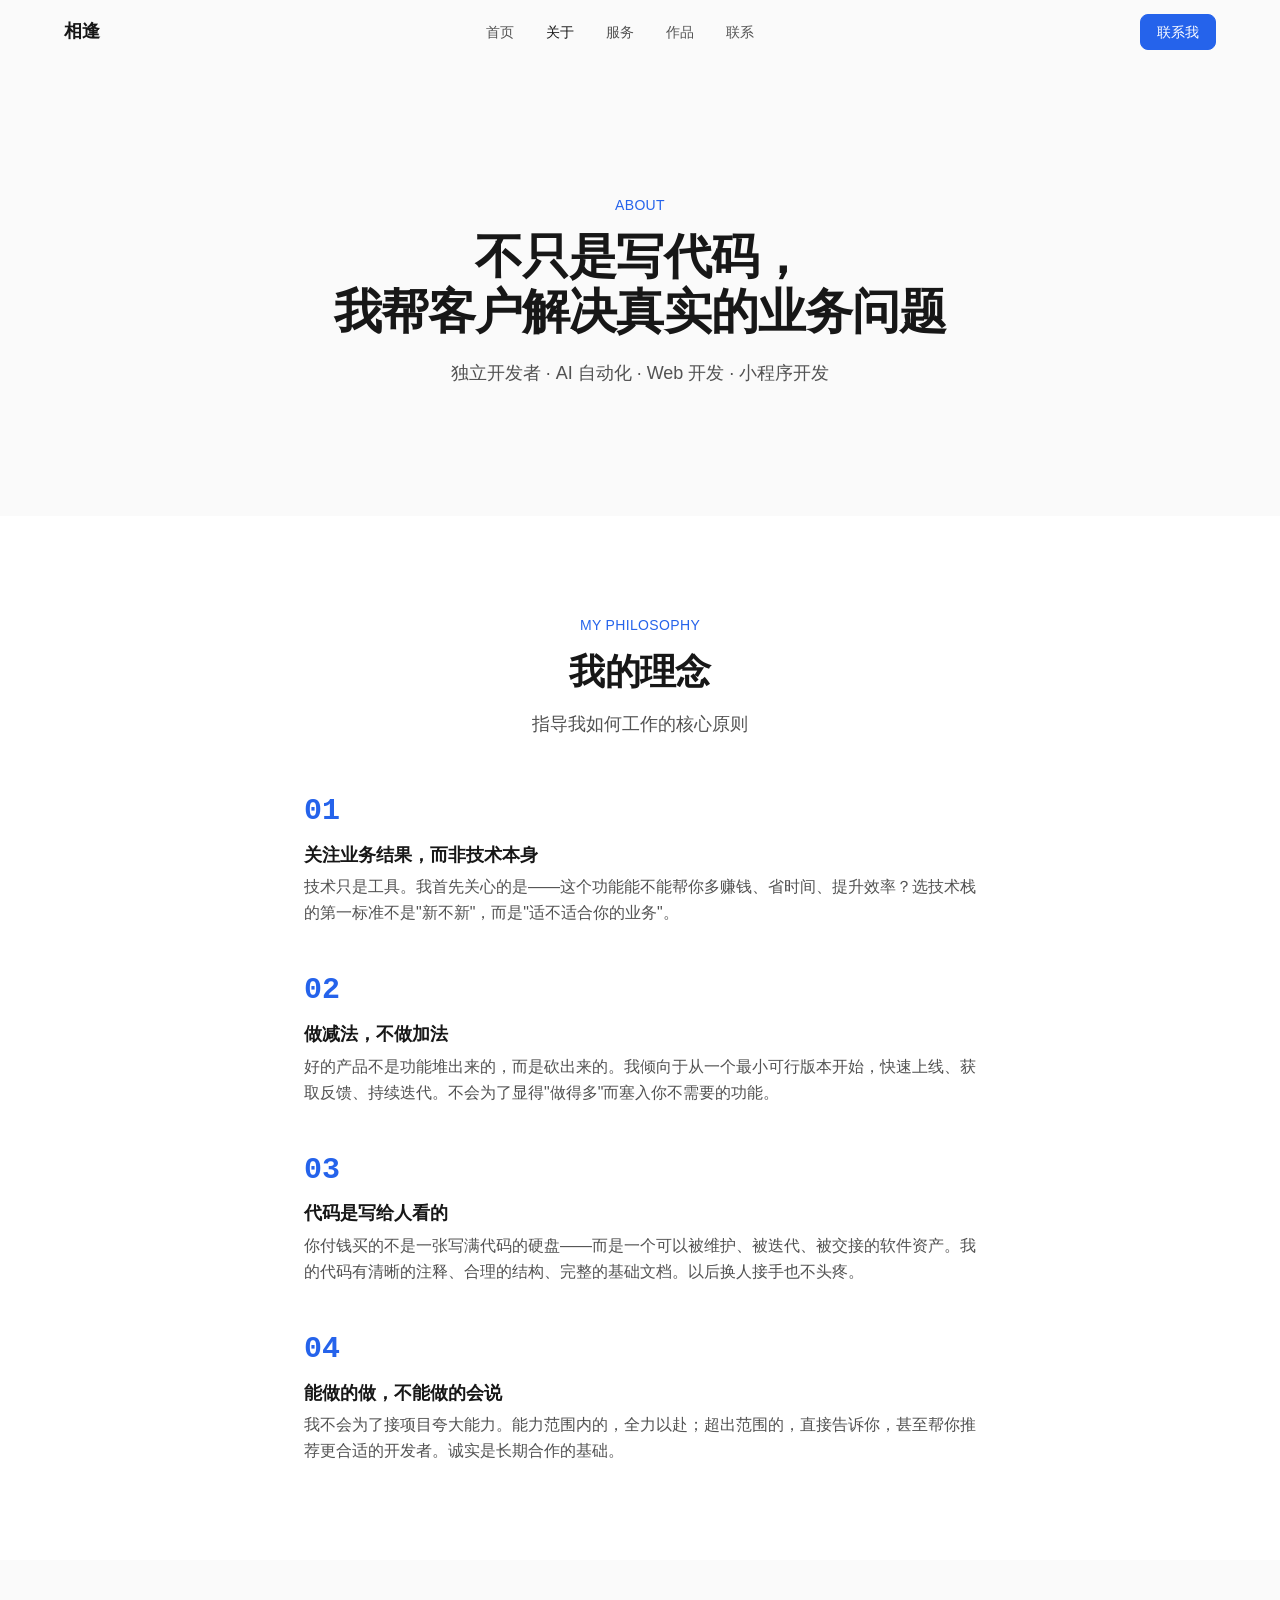
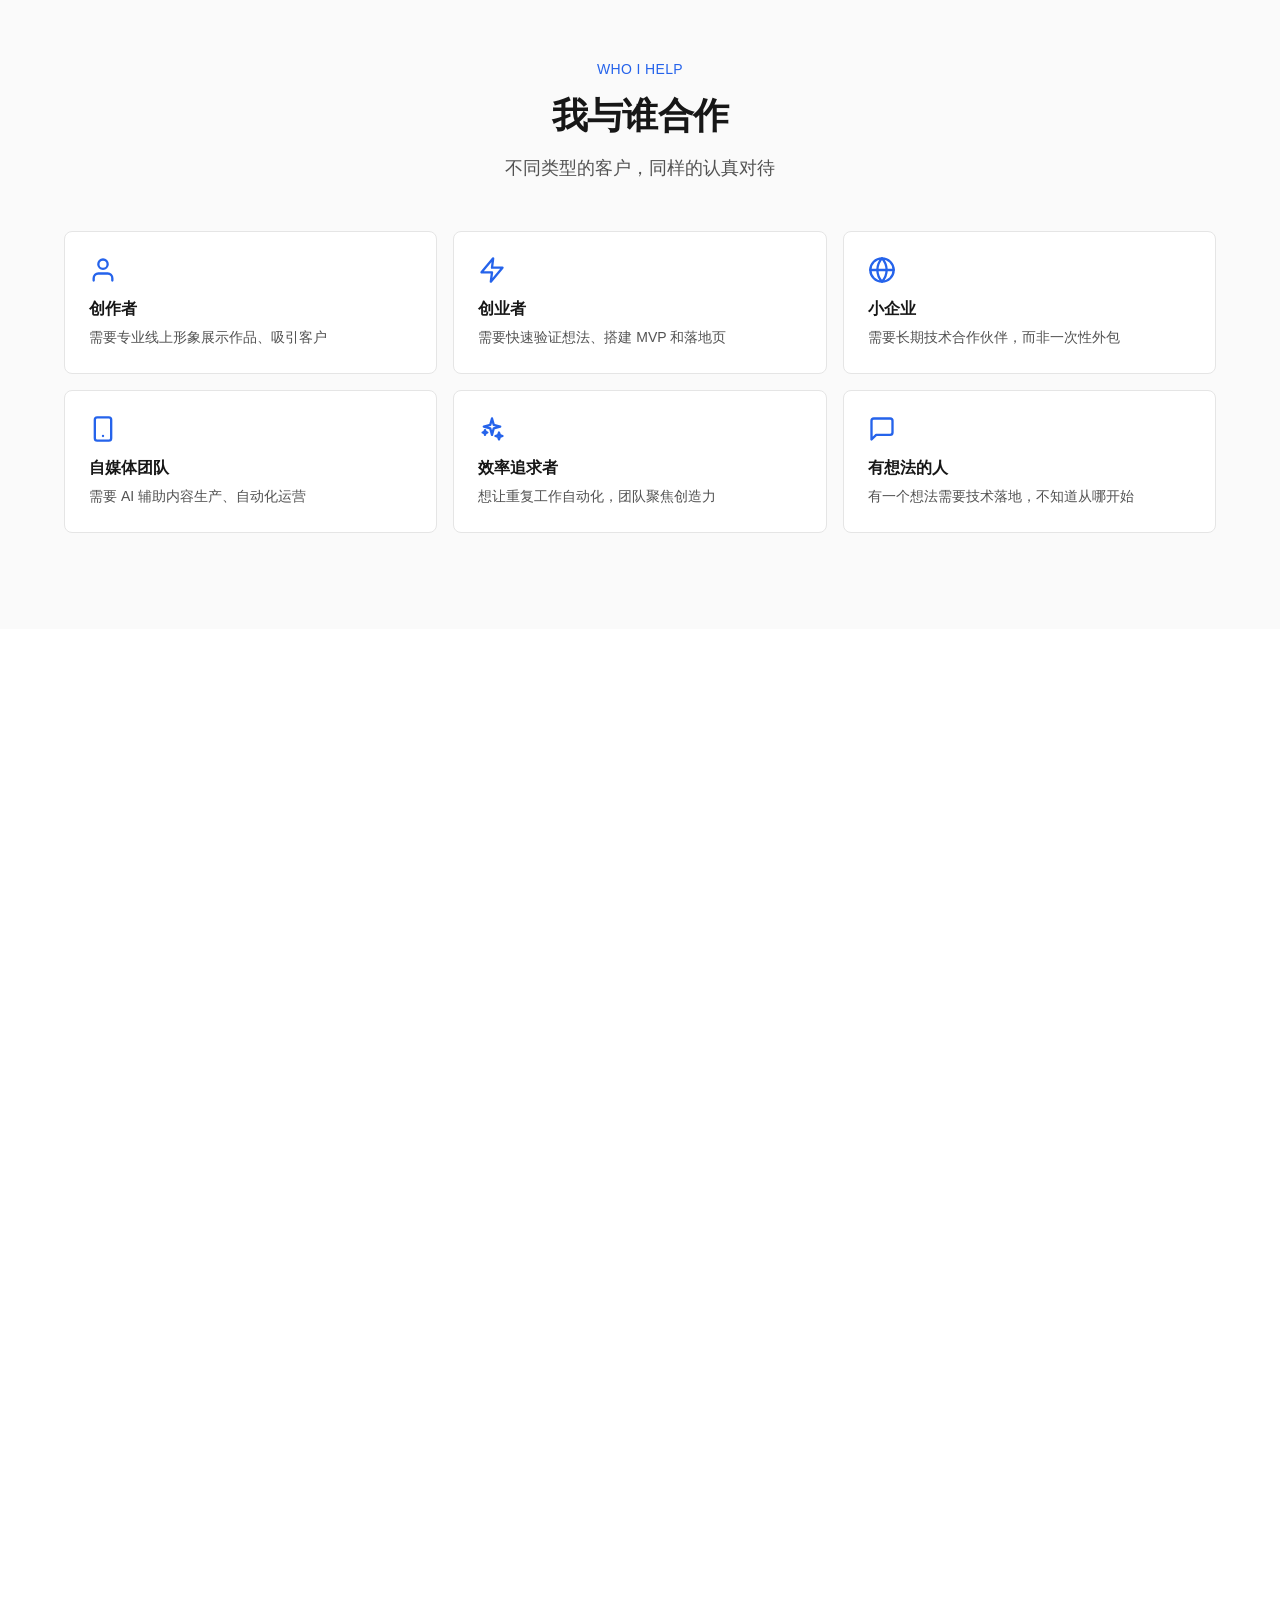
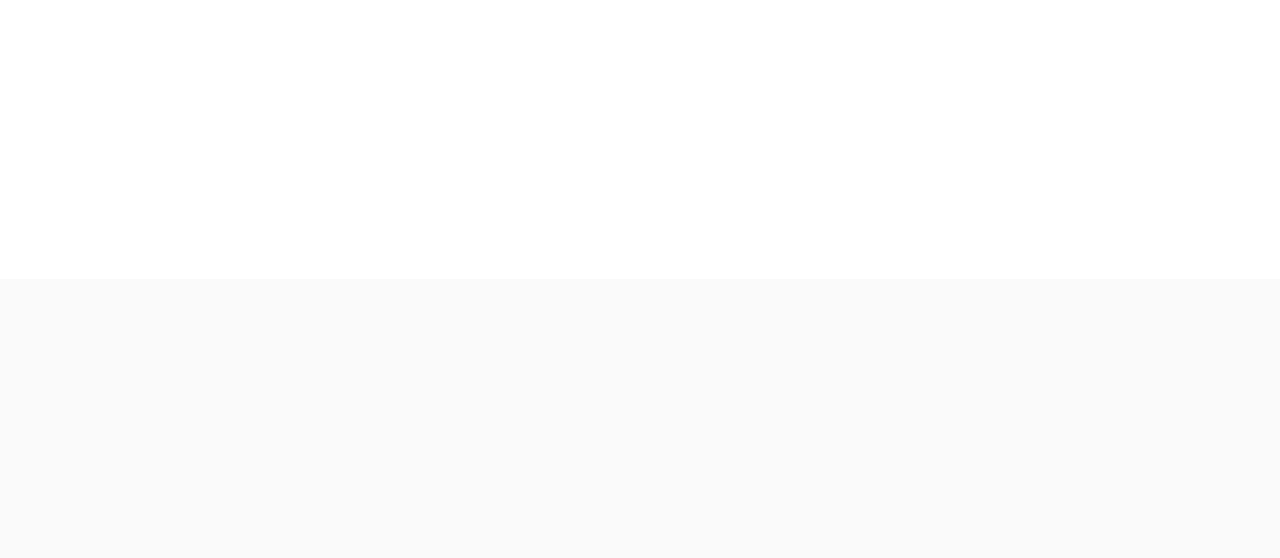
<file: about.html>
<!DOCTYPE html>
<html lang="zh-CN">
<head>
  <meta charset="UTF-8">
  <meta name="viewport" content="width=device-width, initial-scale=1.0">
  <meta name="description" content="关于相逢 — 独立开发者，专注 AI 自动化与 Web 开发，帮助创作者和小企业解决真实的业务问题">
  <meta name="keywords" content="独立开发者,AI自动化,Web开发,小程序开发,关于">

  <meta property="og:title" content="关于 — 相逢">
  <meta property="og:description" content="不只是写代码，我帮客户解决真实的业务问题。独立开发者 · AI 自动化 · Web 开发 · 小程序开发">
  <meta property="og:type" content="website">

  <meta name="twitter:card" content="summary_large_image">
  <meta name="twitter:title" content="关于 — 相逢">

  <meta name="theme-color" content="#FAFAFA" media="(prefers-color-scheme: light)">
  <meta name="theme-color" content="#0A0A0A" media="(prefers-color-scheme: dark)">

  <title>关于 — 相逢 | 独立开发者</title>

  <link rel="icon" href="favicon.ico" sizes="any">
  <link rel="apple-touch-icon" href="apple-touch-icon.png">
  <link rel="preload" href="assets/images/icons/icons.svg" as="image" type="image/svg+xml">

  <link rel="stylesheet" href="css/reset.css">
  <link rel="stylesheet" href="css/variables.css">
  <link rel="stylesheet" href="css/global.css">
  <link rel="stylesheet" href="css/layout.css">
  <link rel="stylesheet" href="css/components.css">
  <link rel="stylesheet" href="css/home.css">
  <link rel="stylesheet" href="css/about.css">
  <link rel="stylesheet" href="css/responsive.css">
</head>
<body>

  <a href="#main-content" class="skip-to-content">跳转到主要内容</a>

  <!-- Header -->
  <header class="header" id="header">
    <div class="header__inner">
      <a href="index.html" class="header__logo" aria-label="回到首页">相逢</a>
      <nav class="header__nav" aria-label="主导航">
        <a href="index.html" data-page="index.html">首页</a>
        <a href="about.html" data-page="about.html" class="active">关于</a>
        <a href="services.html" data-page="services.html">服务</a>
        <a href="projects.html" data-page="projects.html">作品</a>
        <a href="contact.html" data-page="contact.html">联系</a>
      </nav>
      <a href="contact.html" class="btn btn--primary btn--sm header__cta">联系我</a>
      <button class="header__menu-btn" id="menuBtn" aria-label="打开菜单" aria-expanded="false">
        <svg class="icon" aria-hidden="true"><use href="assets/images/icons/icons.svg#icon-menu"/></svg>
      </button>
    </div>
  </header>

  <!-- Mobile Menu -->
  <div class="mobile-menu" id="mobileMenu" aria-hidden="true" inert>
    <a href="index.html" data-page="index.html">首页</a>
    <a href="about.html" data-page="about.html">关于</a>
    <a href="services.html" data-page="services.html">服务</a>
    <a href="projects.html" data-page="projects.html">作品</a>
    <a href="contact.html" data-page="contact.html">联系</a>
    <a href="contact.html" class="btn btn--primary mobile-menu__cta">联系我</a>
  </div>

  <main id="main-content">

    <!-- ===== 屏1：About Hero ===== -->
    <section class="about-hero" aria-labelledby="about-hero-title">
      <div class="container container--narrow text-center">
        <span class="section__label">About</span>
        <h1 class="about-hero__title" id="about-hero-title">
          不只是写代码，<br>我帮客户解决真实的业务问题
        </h1>
        <p class="about-hero__subtitle">
          独立开发者 · AI 自动化 · Web 开发 · 小程序开发
        </p>
      </div>
    </section>

    <!-- ===== 屏2：My Philosophy ===== -->
    <section class="section section--alt reveal" aria-labelledby="philosophy-title">
      <div class="container container--narrow">
        <div class="section__header">
          <span class="section__label">My Philosophy</span>
          <h2 class="section__title" id="philosophy-title">我的理念</h2>
          <p class="section__subtitle">指导我如何工作的核心原则</p>
        </div>

        <div class="philosophy-list">
          <div class="philosophy-item reveal reveal--d1">
            <span class="philosophy-item__number">01</span>
            <h3 class="philosophy-item__title">关注业务结果，而非技术本身</h3>
            <p class="philosophy-item__desc">
              技术只是工具。我首先关心的是——这个功能能不能帮你多赚钱、省时间、提升效率？选技术栈的第一标准不是"新不新"，而是"适不适合你的业务"。
            </p>
          </div>

          <div class="philosophy-item reveal reveal--d2">
            <span class="philosophy-item__number">02</span>
            <h3 class="philosophy-item__title">做减法，不做加法</h3>
            <p class="philosophy-item__desc">
              好的产品不是功能堆出来的，而是砍出来的。我倾向于从一个最小可行版本开始，快速上线、获取反馈、持续迭代。不会为了显得"做得多"而塞入你不需要的功能。
            </p>
          </div>

          <div class="philosophy-item reveal reveal--d3">
            <span class="philosophy-item__number">03</span>
            <h3 class="philosophy-item__title">代码是写给人看的</h3>
            <p class="philosophy-item__desc">
              你付钱买的不是一张写满代码的硬盘——而是一个可以被维护、被迭代、被交接的软件资产。我的代码有清晰的注释、合理的结构、完整的基础文档。以后换人接手也不头疼。
            </p>
          </div>

          <div class="philosophy-item reveal reveal--d4">
            <span class="philosophy-item__number">04</span>
            <h3 class="philosophy-item__title">能做的做，不能做的会说</h3>
            <p class="philosophy-item__desc">
              我不会为了接项目夸大能力。能力范围内的，全力以赴；超出范围的，直接告诉你，甚至帮你推荐更合适的开发者。诚实是长期合作的基础。
            </p>
          </div>
        </div>
      </div>
    </section>

    <!-- ===== 屏3：Who I Help ===== -->
    <section class="section reveal" aria-labelledby="audience-title">
      <div class="container">
        <div class="section__header">
          <span class="section__label">Who I Help</span>
          <h2 class="section__title" id="audience-title">我与谁合作</h2>
          <p class="section__subtitle">不同类型的客户，同样的认真对待</p>
        </div>

        <div class="audience-grid">
          <div class="audience-card reveal reveal--d1">
            <svg class="audience-card__icon" aria-hidden="true"><use href="assets/images/icons/icons.svg#icon-user"/></svg>
            <span class="audience-card__type">创作者</span>
            <span class="audience-card__need">需要专业线上形象展示作品、吸引客户</span>
          </div>

          <div class="audience-card reveal reveal--d2">
            <svg class="audience-card__icon" aria-hidden="true"><use href="assets/images/icons/icons.svg#icon-zap"/></svg>
            <span class="audience-card__type">创业者</span>
            <span class="audience-card__need">需要快速验证想法、搭建 MVP 和落地页</span>
          </div>

          <div class="audience-card reveal reveal--d3">
            <svg class="audience-card__icon" aria-hidden="true"><use href="assets/images/icons/icons.svg#icon-globe"/></svg>
            <span class="audience-card__type">小企业</span>
            <span class="audience-card__need">需要长期技术合作伙伴，而非一次性外包</span>
          </div>

          <div class="audience-card reveal reveal--d4">
            <svg class="audience-card__icon" aria-hidden="true"><use href="assets/images/icons/icons.svg#icon-smartphone"/></svg>
            <span class="audience-card__type">自媒体团队</span>
            <span class="audience-card__need">需要 AI 辅助内容生产、自动化运营</span>
          </div>

          <div class="audience-card reveal reveal--d1">
            <svg class="audience-card__icon" aria-hidden="true"><use href="assets/images/icons/icons.svg#icon-sparkles"/></svg>
            <span class="audience-card__type">效率追求者</span>
            <span class="audience-card__need">想让重复工作自动化，团队聚焦创造力</span>
          </div>

          <div class="audience-card reveal reveal--d2">
            <svg class="audience-card__icon" aria-hidden="true"><use href="assets/images/icons/icons.svg#icon-message-circle"/></svg>
            <span class="audience-card__type">有想法的人</span>
            <span class="audience-card__need">有一个想法需要技术落地，不知道从哪开始</span>
          </div>
        </div>
      </div>
    </section>

    <!-- ===== 屏4：What I Do ===== -->
    <section class="section section--alt reveal" aria-labelledby="capability-title">
      <div class="container container--narrow">
        <div class="section__header">
          <span class="section__label">What I Do</span>
          <h2 class="section__title" id="capability-title">我的能力</h2>
          <p class="section__subtitle">不只是"会写代码"</p>
        </div>

        <div class="capability-list">
          <div class="capability-card reveal reveal--d1">
            <h3 class="capability-card__title">AI 自动化</h3>
            <p class="capability-card__desc">
              从工作流设计到 AI Agent 搭建，帮你把重复性工作交给 AI，让团队聚焦真正需要创造力的任务。
            </p>
            <div class="cluster">
              <span class="tag tag--accent">n8n</span>
              <span class="tag tag--accent">Dify</span>
              <span class="tag tag--accent">Claude API</span>
              <span class="tag tag--accent">OpenAI API</span>
              <span class="tag tag--default">Python</span>
              <span class="tag tag--accent">AI Agent</span>
            </div>
          </div>

          <div class="capability-card reveal reveal--d2">
            <h3 class="capability-card__title">Web 开发</h3>
            <p class="capability-card__desc">
              从个人品牌站到企业官网，高性能、SEO 友好、移动端体验一流的现代网站开发与部署。
            </p>
            <div class="cluster">
              <span class="tag tag--default">HTML5</span>
              <span class="tag tag--default">CSS3</span>
              <span class="tag tag--default">JavaScript</span>
              <span class="tag tag--default">Node.js</span>
              <span class="tag tag--default">Vercel</span>
              <span class="tag tag--default">Cloudflare</span>
            </div>
          </div>

          <div class="capability-card reveal reveal--d3">
            <h3 class="capability-card__title">小程序开发</h3>
            <p class="capability-card__desc">
              微信生态内的轻量级应用开发——预约、商城、管理工具，零下载成本触达 13 亿用户。
            </p>
            <div class="cluster">
              <span class="tag tag--default">微信小程序</span>
              <span class="tag tag--default">微信云开发</span>
              <span class="tag tag--default">微信支付</span>
              <span class="tag tag--accent">AI 集成</span>
            </div>
          </div>
        </div>
      </div>
    </section>

    <!-- ===== 屏5：Development Process ===== -->
    <section class="section reveal" aria-labelledby="process-title">
      <div class="container container--narrow">
        <div class="section__header">
          <span class="section__label">How I Work</span>
          <h2 class="section__title" id="process-title">我的工作方式</h2>
          <p class="section__subtitle">每一步都清晰透明</p>
        </div>

        <div class="workflow-grid">
          <div class="workflow-step reveal reveal--d1">
            <span class="workflow-step__number">01</span>
            <h3 class="workflow-step__title">需求沟通</h3>
            <p class="workflow-step__desc">我会先了解你的业务、目标和预算。不只是"你想做什么网站"，而是"你想解决什么业务问题"。</p>
          </div>
          <div class="workflow-step reveal reveal--d2">
            <span class="workflow-step__number">02</span>
            <h3 class="workflow-step__title">方案确认</h3>
            <p class="workflow-step__desc">出一个清晰的技术方案——包含功能范围、时间线、报价。你可以拿去对比，也可以直接确认启动。</p>
          </div>
          <div class="workflow-step reveal reveal--d3">
            <span class="workflow-step__number">03</span>
            <h3 class="workflow-step__title">UI 设计</h3>
            <p class="workflow-step__desc">先出设计稿确认视觉方向。在 Figma 中协作，直接在画布上讨论修改。设计确认后才写第一行代码。</p>
          </div>
          <div class="workflow-step reveal reveal--d4">
            <span class="workflow-step__number">04</span>
            <h3 class="workflow-step__title">开发实现</h3>
            <p class="workflow-step__desc">每周同步进度，提供可访问的演示环境。代码提交记录清晰可查——你知道每一天做了什么。</p>
          </div>
          <div class="workflow-step reveal reveal--d1">
            <span class="workflow-step__number">05</span>
            <h3 class="workflow-step__title">测试优化</h3>
            <p class="workflow-step__desc">在交付前进行功能测试、性能测试、多设备兼容性测试。测试期发现的问题免费修复。</p>
          </div>
          <div class="workflow-step reveal reveal--d2">
            <span class="workflow-step__number">06</span>
            <h3 class="workflow-step__title">上线交付</h3>
            <p class="workflow-step__desc">部署上线、交付源码、提供使用文档。上线不是终点——后续有问题随时找我。</p>
          </div>
        </div>
      </div>
    </section>

    <!-- ===== 屏6：Tech Stack ===== -->
    <section class="section section--alt reveal" aria-labelledby="tools-title">
      <div class="container container--narrow">
        <div class="section__header">
          <span class="section__label">My Tools</span>
          <h2 class="section__title" id="tools-title">我使用的工具</h2>
          <p class="section__subtitle">选对工具，事半功倍</p>
        </div>

        <div class="skills-grid">
          <div class="skills-group reveal reveal--d1">
            <h4 class="skills-group__title">Frontend</h4>
            <div class="cluster">
              <span class="tag tag--default">HTML5</span>
              <span class="tag tag--default">CSS3</span>
              <span class="tag tag--default">JavaScript (ES6+)</span>
              <span class="tag tag--default">响应式设计</span>
              <span class="tag tag--default">Web 性能优化</span>
              <span class="tag tag--default">PWA</span>
            </div>
          </div>

          <div class="skills-group reveal reveal--d2">
            <h4 class="skills-group__title">Backend</h4>
            <div class="cluster">
              <span class="tag tag--default">Node.js</span>
              <span class="tag tag--default">Python</span>
              <span class="tag tag--default">REST API 设计</span>
              <span class="tag tag--default">数据库设计</span>
              <span class="tag tag--default">Supabase</span>
              <span class="tag tag--default">微信云开发</span>
            </div>
          </div>

          <div class="skills-group reveal reveal--d3">
            <h4 class="skills-group__title">AI & Automation</h4>
            <div class="cluster">
              <span class="tag tag--accent">LLM 应用开发</span>
              <span class="tag tag--accent">AI Agent 搭建</span>
              <span class="tag tag--accent">Prompt Engineering</span>
              <span class="tag tag--accent">n8n 工作流</span>
              <span class="tag tag--accent">Dify 平台</span>
              <span class="tag tag--accent">OpenAI / Claude API</span>
            </div>
          </div>

          <div class="skills-group reveal reveal--d4">
            <h4 class="skills-group__title">Deployment & DevOps</h4>
            <div class="cluster">
              <span class="tag tag--default">Vercel</span>
              <span class="tag tag--default">Cloudflare</span>
              <span class="tag tag--default">Docker</span>
              <span class="tag tag--default">Git / GitHub</span>
              <span class="tag tag--default">CI/CD</span>
              <span class="tag tag--default">Linux 运维</span>
            </div>
          </div>
        </div>
      </div>
    </section>

    <!-- ===== 屏7：Currently ===== -->
    <section class="section reveal" aria-labelledby="currently-title">
      <div class="container container--narrow">
        <div class="section__header">
          <span class="section__label">Currently</span>
          <h2 class="section__title" id="currently-title">目前专注</h2>
          <p class="section__subtitle">持续学习和实践的方向</p>
        </div>

        <div class="currently-list">
          <div class="currently-item reveal reveal--d1">
            <svg class="currently-item__icon" aria-hidden="true"><use href="assets/images/icons/icons.svg#icon-bot"/></svg>
            <div>
              <h3 class="currently-item__title">AI Agent 深度应用</h3>
              <p class="currently-item__desc">
                探索 AI Agent 在企业场景的落地——从客服到数据分析，让 AI 成为真正的"数字员工"，而不仅仅是聊天机器人。
              </p>
            </div>
          </div>

          <div class="currently-item reveal reveal--d2">
            <svg class="currently-item__icon" aria-hidden="true"><use href="assets/images/icons/icons.svg#icon-zap"/></svg>
            <div>
              <h3 class="currently-item__title">自动化工作流优化</h3>
              <p class="currently-item__desc">
                研究 n8n / Dify 等平台的高级用法，搭建更复杂、更稳定的多步骤自动化流程，让业务流程真正实现零人工干预。
              </p>
            </div>
          </div>

          <div class="currently-item reveal reveal--d3">
            <svg class="currently-item__icon" aria-hidden="true"><use href="assets/images/icons/icons.svg#icon-globe"/></svg>
            <div>
              <h3 class="currently-item__title">现代 Web 性能极致优化</h3>
              <p class="currently-item__desc">
                追求 Lighthouse 满分、Core Web Vitals 全绿的极致性能网站。探索边缘计算、静态生成、智能缓存等前沿实践。
              </p>
            </div>
          </div>
        </div>
      </div>
    </section>

    <!-- ===== 屏8：Looking Forward ===== -->
    <section class="section section--alt reveal" aria-labelledby="forward-title">
      <div class="container container--narrow">
        <div class="section__header">
          <span class="section__label">Looking Forward</span>
          <h2 class="section__title" id="forward-title">未来规划</h2>
          <p class="section__subtitle">这个网站会持续成长</p>
        </div>

        <div class="forward-text reveal">
          <p>这个网站是我个人品牌的起点。</p>
          <p>未来你会在这里看到：</p>
          <ul>
            <li>更多真实项目案例</li>
            <li>客户评价与反馈</li>
            <li>AI 产品与工具展示</li>
            <li>技术文章与经验分享</li>
          </ul>
          <p>如果你愿意成为我下一个案例——现在就是最好的开始时机。</p>
        </div>
      </div>
    </section>

    <!-- ===== 屏9：CTA ===== -->
    <section class="section reveal" aria-labelledby="about-cta-title">
      <div class="container container--narrow text-center">
        <h2 class="section__title" id="about-cta-title">有项目想聊聊？</h2>
        <p class="section__subtitle mb-8">
          告诉我你的想法，我们一起看看怎么做。
        </p>
        <a href="contact.html" class="btn btn--primary btn--lg">
          <svg class="btn__icon" aria-hidden="true"><use href="assets/images/icons/icons.svg#icon-mail"/></svg>
          联系我
        </a>
      </div>
    </section>

  </main>

  <!-- Footer -->
  <footer class="footer">
    <div class="footer__inner">
      <div class="footer__grid">
        <div>
          <div class="footer__brand">相逢</div>
          <p class="footer__brand-desc">
            独立开发者，专注 AI 自动化与 Web 开发。<br>
            帮助创作者和小企业构建真正好用的数字产品。
          </p>
        </div>
        <div>
          <div class="footer__col-title">导航</div>
          <div class="footer__links">
            <a href="index.html">首页</a>
            <a href="about.html">关于我</a>
            <a href="services.html">服务</a>
            <a href="projects.html">作品</a>
            <a href="contact.html">联系</a>
          </div>
        </div>
        <div>
          <div class="footer__col-title">服务</div>
          <div class="footer__links">
            <a href="services.html#ai-automation">AI 自动化</a>
            <a href="services.html#web-development">网站开发</a>
            <a href="services.html#mini-program">小程序开发</a>
          </div>
        </div>
        <div>
          <div class="footer__col-title">联系方式</div>
          <div class="footer__links">
            <a href="https://github.com/chj071024" target="_blank" rel="noopener noreferrer">
              <svg class="icon icon--sm footer__link-icon" aria-hidden="true"><use href="assets/images/icons/icons.svg#icon-github"/></svg>
              GitHub
            </a>
            <a href="mailto:2370083386@qq.com">
              <svg class="icon icon--sm footer__link-icon" aria-hidden="true"><use href="assets/images/icons/icons.svg#icon-mail"/></svg>
              QQ 邮箱
            </a>
            <a href="mailto:xf2370083386@gmail.com">
              <svg class="icon icon--sm footer__link-icon" aria-hidden="true"><use href="assets/images/icons/icons.svg#icon-mail"/></svg>
              Gmail
            </a>
            <a href="contact.html">
              <svg class="icon icon--sm footer__link-icon" aria-hidden="true"><use href="assets/images/icons/icons.svg#icon-message-circle"/></svg>
              微信
            </a>
          </div>
        </div>
      </div>
      <div class="footer__bottom">
        <span>&copy; 2026 相逢. All rights reserved.</span>
        <span>用 &hearts; 和 AI 构建</span>
      </div>
    </div>
  </footer>

  <button class="back-to-top" id="backToTop" aria-label="回到顶部">
    <svg class="icon" aria-hidden="true"><use href="assets/images/icons/icons.svg#icon-arrow-up"/></svg>
  </button>

  <script src="js/main.js"></script>
</body>
</html>
</file>
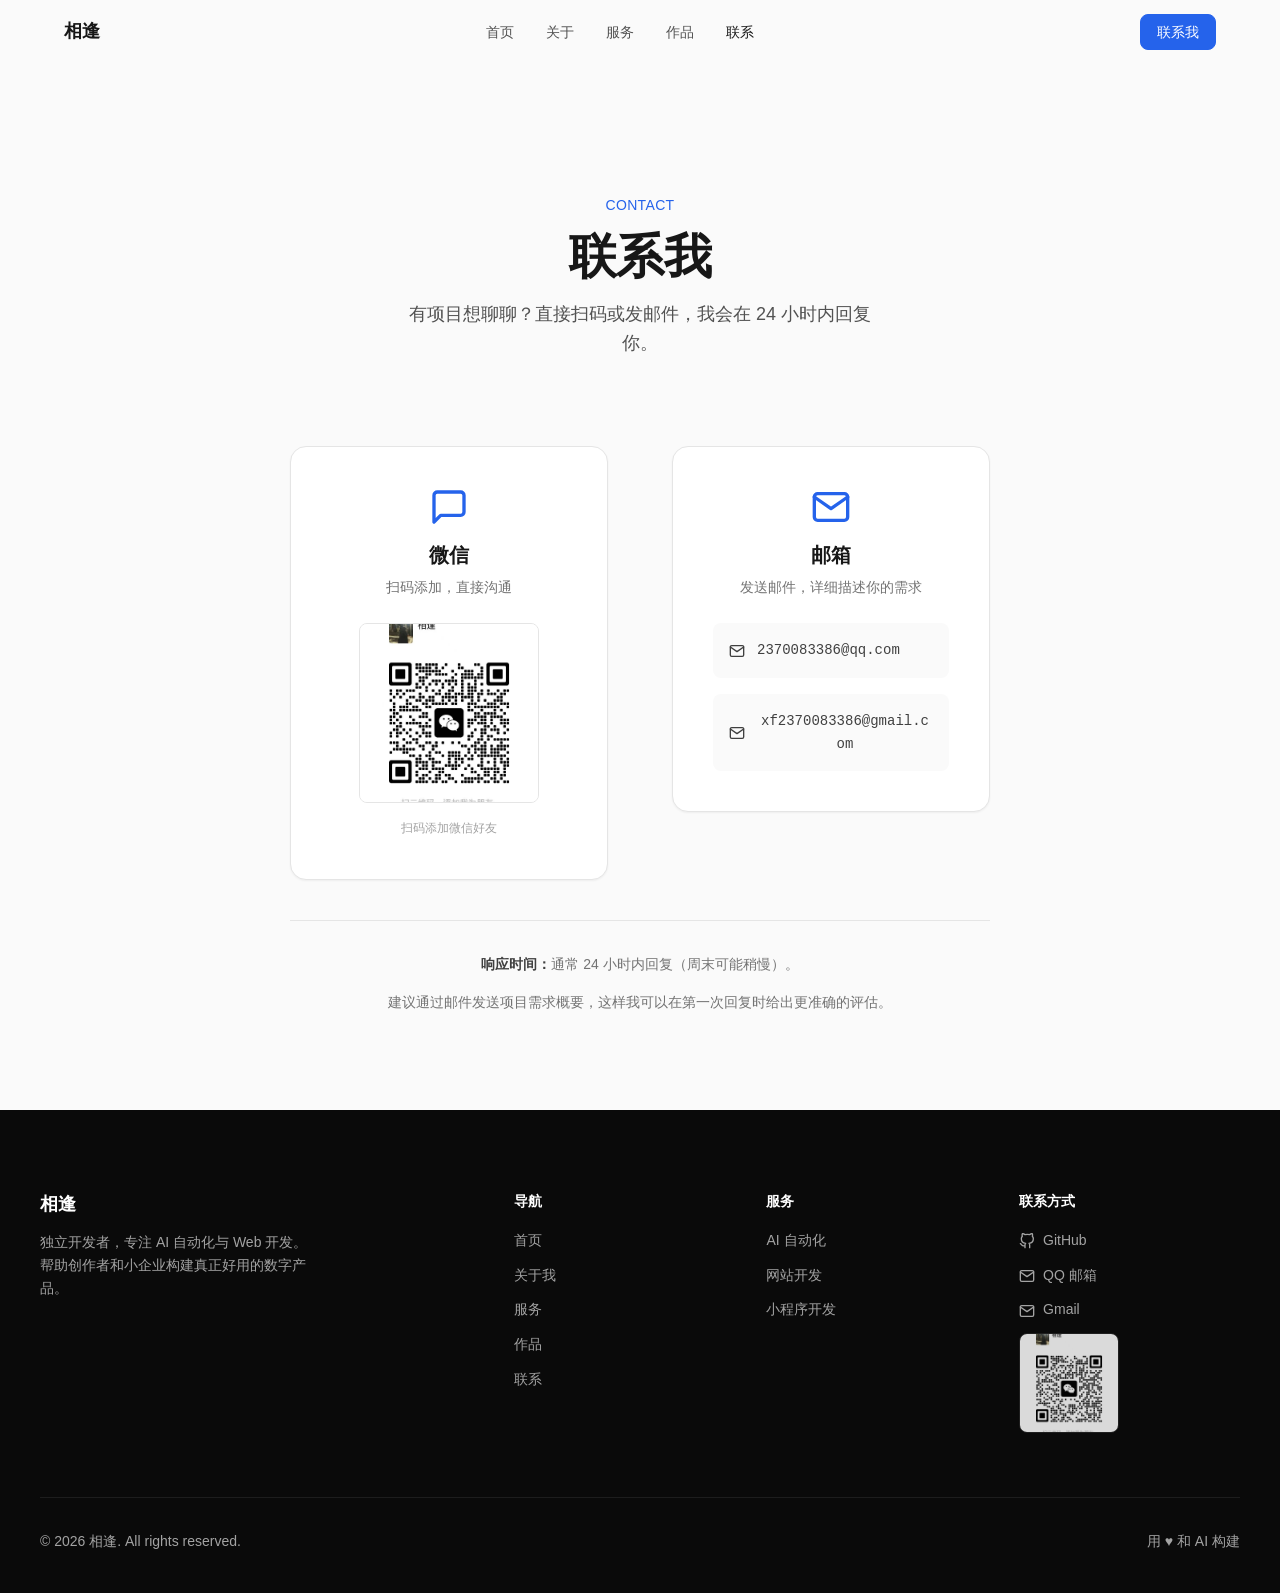
<file: contact.html>
<!DOCTYPE html>
<html lang="zh-CN">
<head>
  <meta charset="UTF-8">
  <meta name="viewport" content="width=device-width, initial-scale=1.0">
  <meta name="description" content="联系相逢 — 独立开发者，AI自动化 · 网站开发 · 小程序开发，微信或邮箱直接联系">
  <meta name="keywords" content="联系,独立开发者,AI自动化,网站开发,小程序开发">

  <meta property="og:title" content="联系 — 相逢">
  <meta property="og:description" content="微信或邮箱直接联系，24小时内回复">
  <meta property="og:type" content="website">

  <meta name="twitter:card" content="summary_large_image">
  <meta name="twitter:title" content="联系 — 相逢">

  <meta name="theme-color" content="#FAFAFA" media="(prefers-color-scheme: light)">
  <meta name="theme-color" content="#0A0A0A" media="(prefers-color-scheme: dark)">

  <title>联系 — 相逢 | 独立开发者</title>

  <link rel="icon" href="favicon.ico" sizes="any">
  <link rel="apple-touch-icon" href="apple-touch-icon.png">
  <link rel="preload" href="assets/images/icons/icons.svg" as="image" type="image/svg+xml">

  <link rel="stylesheet" href="css/reset.css">
  <link rel="stylesheet" href="css/variables.css">
  <link rel="stylesheet" href="css/global.css">
  <link rel="stylesheet" href="css/layout.css">
  <link rel="stylesheet" href="css/components.css">
  <link rel="stylesheet" href="css/home.css">
  <link rel="stylesheet" href="css/responsive.css">
  <style>
    /* ===== Contact Hero ===== */
    .contact-hero {
      padding-top: calc(var(--header-height) + var(--space-32));
      padding-bottom: var(--space-16);
    }

    .contact-hero__title {
      font-size: var(--text-5xl);
      font-weight: var(--font-bold);
      color: var(--color-gray-900);
      line-height: var(--leading-none);
      letter-spacing: var(--tracking-tighter);
      margin-bottom: var(--space-4);
      animation: contactFadeIn 500ms var(--ease-out) both;
    }

    .contact-hero__subtitle {
      font-size: var(--text-lg);
      color: var(--color-gray-600);
      line-height: var(--leading-relaxed);
      max-width: 480px;
      margin: 0 auto;
      animation: contactFadeIn 500ms var(--ease-out) 150ms both;
    }

    @keyframes contactFadeIn {
      from { opacity: 0; }
      to   { opacity: 1; }
    }

    /* ===== Contact Methods ===== */
    .contact-methods {
      padding-top: var(--space-6);
      padding-bottom: var(--space-24);
    }

    .contact-methods__grid {
      display: grid;
      grid-template-columns: 1fr 1fr;
      gap: var(--space-16);
      align-items: start;
      max-width: 700px;
      margin: 0 auto;
    }

    /* WeChat Card */
    .contact-card {
      background-color: var(--color-white);
      border: 1px solid var(--color-gray-200);
      border-radius: var(--radius-xl);
      padding: var(--space-10);
      text-align: center;
      box-shadow: var(--shadow-sm);
    }

    .contact-card__icon {
      width: 40px;
      height: 40px;
      color: var(--color-accent);
      margin: 0 auto var(--space-4);
    }

    .contact-card__title {
      font-size: var(--text-xl);
      font-weight: var(--font-semibold);
      color: var(--color-gray-900);
      margin-bottom: var(--space-2);
    }

    .contact-card__desc {
      font-size: var(--text-sm);
      color: var(--color-gray-500);
      margin-bottom: var(--space-6);
    }

    .contact-card__qrcode {
      width: 180px;
      height: 180px;
      border-radius: var(--radius-md);
      border: 1px solid var(--color-gray-200);
      object-fit: cover;
      margin: 0 auto var(--space-4);
      display: block;
    }

    .contact-card__qrcode-hint {
      font-size: var(--text-xs);
      color: var(--color-gray-400);
    }

    /* Email Card */
    .contact-card__email-list {
      display: flex;
      flex-direction: column;
      gap: var(--space-4);
    }

    .contact-card__email {
      display: flex;
      align-items: center;
      gap: var(--space-3);
      padding: var(--space-4);
      background-color: var(--color-gray-50);
      border-radius: var(--radius-md);
      text-decoration: none;
      transition: background-color var(--transition-fast);
      color: var(--color-gray-700);
      font-size: var(--text-sm);
      font-family: var(--font-mono);
      word-break: break-all;
    }

    .contact-card__email:hover {
      background-color: var(--color-accent-bg);
      color: var(--color-accent);
    }

    .contact-card__email .icon {
      flex-shrink: 0;
    }

    /* Response Time */
    .contact-response {
      text-align: center;
      max-width: 700px;
      margin-left: auto;
      margin-right: auto;
      margin-top: var(--space-10);
      padding-top: var(--space-8);
      border-top: 1px solid var(--color-gray-200);
    }

    .contact-response__text {
      font-size: var(--text-sm);
      color: var(--color-gray-500);
      line-height: var(--leading-relaxed);
    }

    .contact-response__text + .contact-response__text {
      margin-top: var(--space-2);
    }

    .contact-response__text strong {
      color: var(--color-gray-700);
    }

    @media (max-width: 640px) {
      .contact-hero {
        padding-top: calc(var(--header-height-mobile) + var(--space-16));
        padding-bottom: var(--space-10);
      }

      .contact-hero__title {
        font-size: var(--text-3xl);
      }

      .contact-methods__grid {
        grid-template-columns: 1fr;
        gap: var(--space-8);
      }

      .contact-card {
        padding: var(--space-8);
      }

      .contact-card__qrcode {
        width: 160px;
        height: 160px;
      }
    }
  </style>
</head>
<body>

  <a href="#main-content" class="skip-to-content">跳转到主要内容</a>

  <!-- Header -->
  <header class="header" id="header">
    <div class="header__inner">
      <a href="index.html" class="header__logo" aria-label="回到首页">相逢</a>
      <nav class="header__nav" aria-label="主导航">
        <a href="index.html" data-page="index.html">首页</a>
        <a href="about.html" data-page="about.html">关于</a>
        <a href="services.html" data-page="services.html">服务</a>
        <a href="projects.html" data-page="projects.html">作品</a>
        <a href="contact.html" data-page="contact.html" class="active">联系</a>
      </nav>
      <a href="contact.html" class="btn btn--primary btn--sm header__cta">联系我</a>
      <button class="header__menu-btn" id="menuBtn" aria-label="打开菜单" aria-expanded="false">
        <svg class="icon" aria-hidden="true"><use href="assets/images/icons/icons.svg#icon-menu"/></svg>
      </button>
    </div>
  </header>

  <!-- Mobile Menu -->
  <div class="mobile-menu" id="mobileMenu" aria-hidden="true" inert>
    <a href="index.html" data-page="index.html">首页</a>
    <a href="about.html" data-page="about.html">关于</a>
    <a href="services.html" data-page="services.html">服务</a>
    <a href="projects.html" data-page="projects.html">作品</a>
    <a href="contact.html" data-page="contact.html">联系</a>
    <a href="contact.html" class="btn btn--primary mobile-menu__cta">联系我</a>
  </div>

  <main id="main-content">

    <!-- ===== Contact Hero ===== -->
    <section class="contact-hero" aria-labelledby="contact-hero-title">
      <div class="container container--narrow text-center">
        <span class="section__label">Contact</span>
        <h1 class="contact-hero__title" id="contact-hero-title">联系我</h1>
        <p class="contact-hero__subtitle">
          有项目想聊聊？直接扫码或发邮件，我会在 24 小时内回复你。
        </p>
      </div>
    </section>

    <!-- ===== Contact Methods ===== -->
    <section class="contact-methods">
      <div class="container">
        <div class="contact-methods__grid">

          <!-- 微信 -->
          <div class="contact-card">
            <svg class="contact-card__icon" aria-hidden="true"><use href="assets/images/icons/icons.svg#icon-message-circle"/></svg>
            <h2 class="contact-card__title">微信</h2>
            <p class="contact-card__desc">扫码添加，直接沟通</p>
            <img src="img/微信.jpg" alt="微信二维码" class="contact-card__qrcode">
            <p class="contact-card__qrcode-hint">扫码添加微信好友</p>
          </div>

          <!-- 邮箱 -->
          <div class="contact-card">
            <svg class="contact-card__icon" aria-hidden="true"><use href="assets/images/icons/icons.svg#icon-mail"/></svg>
            <h2 class="contact-card__title">邮箱</h2>
            <p class="contact-card__desc">发送邮件，详细描述你的需求</p>
            <div class="contact-card__email-list">
              <a href="mailto:2370083386@qq.com" class="contact-card__email">
                <svg class="icon icon--sm" aria-hidden="true"><use href="assets/images/icons/icons.svg#icon-mail"/></svg>
                2370083386@qq.com
              </a>
              <a href="mailto:xf2370083386@gmail.com" class="contact-card__email">
                <svg class="icon icon--sm" aria-hidden="true"><use href="assets/images/icons/icons.svg#icon-mail"/></svg>
                xf2370083386@gmail.com
              </a>
            </div>
          </div>

        </div>

        <!-- 回复时间 -->
        <div class="contact-response">
          <p class="contact-response__text">
            <strong>响应时间：</strong>通常 24 小时内回复（周末可能稍慢）。
          </p>
          <p class="contact-response__text">
            建议通过邮件发送项目需求概要，这样我可以在第一次回复时给出更准确的评估。
          </p>
        </div>
      </div>
    </section>

  </main>

  <!-- Footer -->
  <footer class="footer">
    <div class="footer__inner">
      <div class="footer__grid">
        <div>
          <div class="footer__brand">相逢</div>
          <p class="footer__brand-desc">
            独立开发者，专注 AI 自动化与 Web 开发。<br>
            帮助创作者和小企业构建真正好用的数字产品。
          </p>
        </div>
        <div>
          <div class="footer__col-title">导航</div>
          <div class="footer__links">
            <a href="index.html">首页</a>
            <a href="about.html">关于我</a>
            <a href="services.html">服务</a>
            <a href="projects.html">作品</a>
            <a href="contact.html">联系</a>
          </div>
        </div>
        <div>
          <div class="footer__col-title">服务</div>
          <div class="footer__links">
            <a href="services.html#ai-automation">AI 自动化</a>
            <a href="services.html#web-development">网站开发</a>
            <a href="services.html#mini-program">小程序开发</a>
          </div>
        </div>
        <div>
          <div class="footer__col-title">联系方式</div>
          <div class="footer__links">
            <a href="https://github.com/chj071024" target="_blank" rel="noopener noreferrer">
              <svg class="icon icon--sm footer__link-icon" aria-hidden="true"><use href="assets/images/icons/icons.svg#icon-github"/></svg>
              GitHub
            </a>
            <a href="mailto:2370083386@qq.com">
              <svg class="icon icon--sm footer__link-icon" aria-hidden="true"><use href="assets/images/icons/icons.svg#icon-mail"/></svg>
              QQ 邮箱
            </a>
            <a href="mailto:xf2370083386@gmail.com">
              <svg class="icon icon--sm footer__link-icon" aria-hidden="true"><use href="assets/images/icons/icons.svg#icon-mail"/></svg>
              Gmail
            </a>
          </div>
          <img src="img/微信.jpg" alt="微信联系方式" class="footer__qrcode" loading="lazy">
        </div>
      </div>
      <div class="footer__bottom">
        <span>&copy; 2026 相逢. All rights reserved.</span>
        <span>用 &hearts; 和 AI 构建</span>
      </div>
    </div>
  </footer>

  <button class="back-to-top" id="backToTop" aria-label="回到顶部">
    <svg class="icon" aria-hidden="true"><use href="assets/images/icons/icons.svg#icon-arrow-up"/></svg>
  </button>

  <script src="js/main.js"></script>
</body>
</html>
</file>
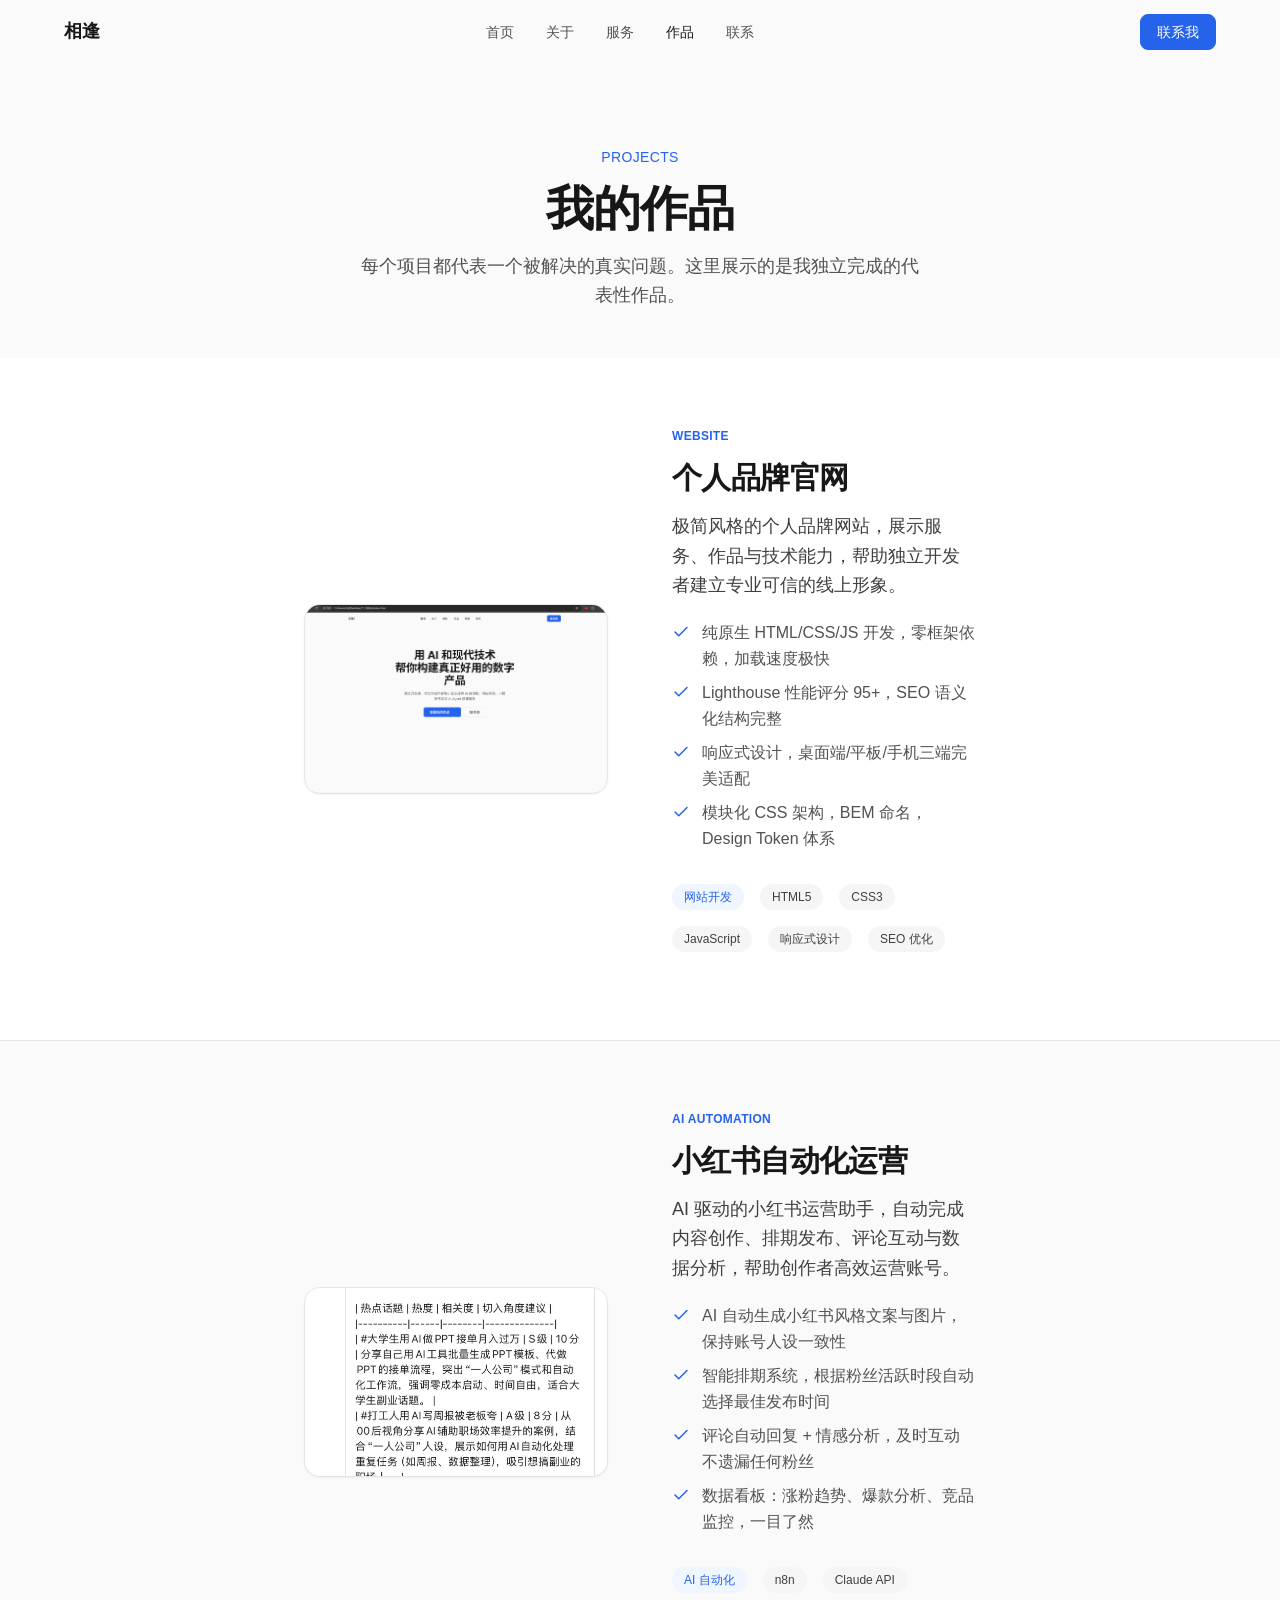
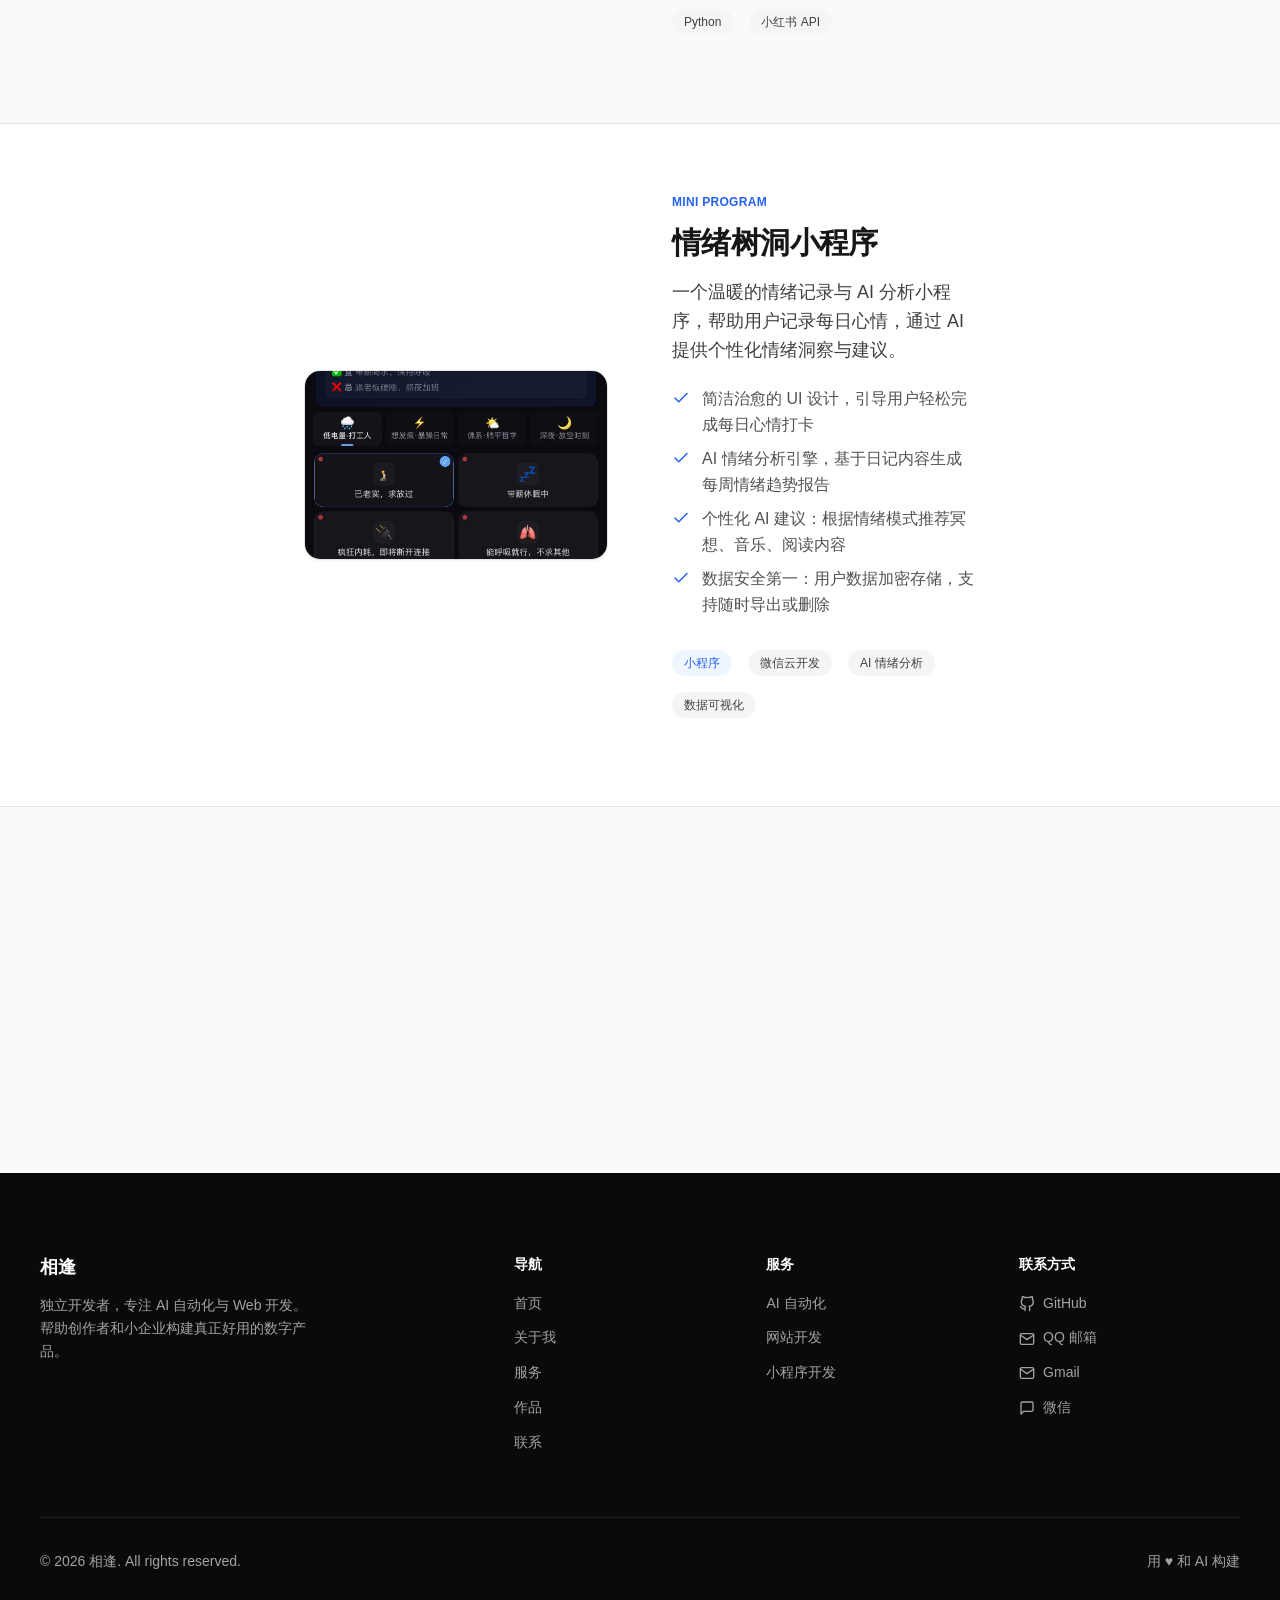
<file: projects.html>
<!DOCTYPE html>
<html lang="zh-CN">
<head>
  <meta charset="UTF-8">
  <meta name="viewport" content="width=device-width, initial-scale=1.0">
  <meta name="description" content="相逢的作品 — 个人品牌官网、小红书自动化运营、情绪树洞小程序">
  <meta name="keywords" content="网站开发,AI自动化,小程序开发,作品案例">

  <meta property="og:title" content="作品 — 相逢">
  <meta property="og:description" content="个人品牌官网 · 小红书自动化运营 · 情绪树洞小程序">
  <meta property="og:type" content="website">

  <meta name="twitter:card" content="summary_large_image">
  <meta name="twitter:title" content="作品 — 相逢">

  <meta name="theme-color" content="#FAFAFA" media="(prefers-color-scheme: light)">
  <meta name="theme-color" content="#0A0A0A" media="(prefers-color-scheme: dark)">

  <title>作品 — 相逢 | 个人品牌官网 · 小红书自动化运营 · 情绪树洞小程序</title>

  <link rel="icon" href="favicon.ico" sizes="any">
  <link rel="apple-touch-icon" href="apple-touch-icon.png">
  <link rel="preload" href="assets/images/icons/icons.svg" as="image" type="image/svg+xml">

  <link rel="stylesheet" href="css/reset.css">
  <link rel="stylesheet" href="css/variables.css">
  <link rel="stylesheet" href="css/global.css">
  <link rel="stylesheet" href="css/layout.css">
  <link rel="stylesheet" href="css/components.css">
  <link rel="stylesheet" href="css/home.css">
  <link rel="stylesheet" href="css/responsive.css">
  <style>
    .projects-hero {
      padding-top: calc(var(--header-height) + var(--space-20));
      padding-bottom: var(--space-12);
    }

    .projects-hero__title {
      font-size: var(--text-5xl);
      font-weight: var(--font-bold);
      color: var(--color-gray-900);
      line-height: var(--leading-none);
      letter-spacing: var(--tracking-tighter);
      margin-bottom: var(--space-4);
    }

    .projects-hero__subtitle {
      font-size: var(--text-lg);
      color: var(--color-gray-600);
      line-height: var(--leading-relaxed);
      max-width: 560px;
      margin: 0 auto;
    }

    /* Project detail block */
    .project-block {
      padding-top: var(--space-16);
      padding-bottom: var(--space-16);
      border-bottom: 1px solid var(--color-gray-200);
    }

    .project-block:last-child {
      border-bottom: none;
    }

    .project-block__grid {
      display: grid;
      grid-template-columns: 1fr 1fr;
      gap: var(--space-16);
      align-items: center;
    }

    .project-block__image {
      width: 100%;
      aspect-ratio: 16 / 10;
      background-color: var(--color-gray-100);
      border: 1px solid var(--color-gray-200);
      border-radius: var(--radius-xl);
      overflow: hidden;
      box-shadow: var(--shadow-sm);
    }

    .project-block__image img {
      width: 100%;
      height: 100%;
      object-fit: cover;
      display: block;
    }

    .project-block__image .icon {
      width: 56px;
      height: 56px;
      color: var(--color-gray-300);
    }

    .project-block__label {
      display: inline-block;
      font-size: var(--text-xs);
      font-weight: var(--font-semibold);
      color: var(--color-accent);
      text-transform: uppercase;
      letter-spacing: var(--tracking-wide);
      margin-bottom: var(--space-3);
    }

    .project-block__title {
      font-size: var(--text-3xl);
      font-weight: var(--font-semibold);
      color: var(--color-gray-900);
      line-height: var(--leading-tight);
      margin-bottom: var(--space-4);
    }

    .project-block__desc {
      font-size: var(--text-lg);
      color: var(--color-gray-700);
      line-height: var(--leading-relaxed);
      margin-bottom: var(--space-5);
    }

    .project-block__highlights {
      margin-bottom: var(--space-6);
    }

    .project-block__highlights li {
      display: flex;
      align-items: flex-start;
      gap: var(--space-3);
      font-size: var(--text-base);
      color: var(--color-gray-600);
      line-height: var(--leading-relaxed);
      padding-bottom: var(--space-2);
    }

    .project-block__check {
      flex-shrink: 0;
      width: 18px;
      height: 18px;
      margin-top: 3px;
      color: var(--color-accent);
    }

    .project-block__tech {
      margin-bottom: var(--space-6);
    }

    @media (max-width: 1024px) {
      .project-block__grid {
        grid-template-columns: 1fr;
        gap: var(--space-8);
      }

      .project-block__image {
        order: -1;
        aspect-ratio: 16 / 9;
      }

      .projects-hero__title {
        font-size: var(--text-4xl);
      }
    }

    @media (max-width: 640px) {
      .projects-hero {
        padding-top: calc(var(--header-height-mobile) + var(--space-12));
        padding-bottom: var(--space-8);
      }

      .projects-hero__title {
        font-size: var(--text-3xl);
      }

      .project-block {
        padding-top: var(--space-10);
        padding-bottom: var(--space-10);
      }

      .project-block__title {
        font-size: var(--text-2xl);
      }

      .project-block__desc {
        font-size: var(--text-base);
      }

      .project-block__image {
        aspect-ratio: 4 / 3;
      }
    }
  </style>
</head>
<body>

  <a href="#main-content" class="skip-to-content">跳转到主要内容</a>

  <!-- Header -->
  <header class="header" id="header">
    <div class="header__inner">
      <a href="index.html" class="header__logo" aria-label="回到首页">相逢</a>
      <nav class="header__nav" aria-label="主导航">
        <a href="index.html" data-page="index.html">首页</a>
        <a href="about.html" data-page="about.html">关于</a>
        <a href="services.html" data-page="services.html">服务</a>
        <a href="projects.html" data-page="projects.html" class="active">作品</a>
        <a href="contact.html" data-page="contact.html">联系</a>
      </nav>
      <a href="contact.html" class="btn btn--primary btn--sm header__cta">联系我</a>
      <button class="header__menu-btn" id="menuBtn" aria-label="打开菜单" aria-expanded="false">
        <svg class="icon" aria-hidden="true"><use href="assets/images/icons/icons.svg#icon-menu"/></svg>
      </button>
    </div>
  </header>

  <!-- Mobile Menu -->
  <div class="mobile-menu" id="mobileMenu" aria-hidden="true" inert>
    <a href="index.html" data-page="index.html">首页</a>
    <a href="about.html" data-page="about.html">关于</a>
    <a href="services.html" data-page="services.html">服务</a>
    <a href="projects.html" data-page="projects.html">作品</a>
    <a href="contact.html" data-page="contact.html">联系</a>
    <a href="contact.html" class="btn btn--primary mobile-menu__cta">联系我</a>
  </div>

  <main id="main-content">

    <!-- ===== Projects Hero ===== -->
    <section class="projects-hero" aria-labelledby="projects-hero-title">
      <div class="container container--narrow text-center">
        <span class="section__label">Projects</span>
        <h1 class="projects-hero__title" id="projects-hero-title">我的作品</h1>
        <p class="projects-hero__subtitle">
          每个项目都代表一个被解决的真实问题。这里展示的是我独立完成的代表性作品。
        </p>
      </div>
    </section>

    <!-- ===== 作品1：个人品牌官网 ===== -->
    <section class="project-block section--alt" aria-labelledby="p1-title">
      <div class="container container--narrow">
        <div class="project-block__grid">
          <div class="project-block__image">
            <img src="img/个人网页.png" alt="个人品牌官网截图">
          </div>
          <div>
            <span class="project-block__label">Website</span>
            <h2 class="project-block__title" id="p1-title">个人品牌官网</h2>
            <p class="project-block__desc">
              极简风格的个人品牌网站，展示服务、作品与技术能力，帮助独立开发者建立专业可信的线上形象。
            </p>
            <ul class="project-block__highlights">
              <li>
                <svg class="project-block__check" aria-hidden="true"><use href="assets/images/icons/icons.svg#icon-check"/></svg>
                <span>纯原生 HTML/CSS/JS 开发，零框架依赖，加载速度极快</span>
              </li>
              <li>
                <svg class="project-block__check" aria-hidden="true"><use href="assets/images/icons/icons.svg#icon-check"/></svg>
                <span>Lighthouse 性能评分 95+，SEO 语义化结构完整</span>
              </li>
              <li>
                <svg class="project-block__check" aria-hidden="true"><use href="assets/images/icons/icons.svg#icon-check"/></svg>
                <span>响应式设计，桌面端/平板/手机三端完美适配</span>
              </li>
              <li>
                <svg class="project-block__check" aria-hidden="true"><use href="assets/images/icons/icons.svg#icon-check"/></svg>
                <span>模块化 CSS 架构，BEM 命名，Design Token 体系</span>
              </li>
            </ul>
            <div class="project-block__tech">
              <div class="cluster">
                <span class="tag tag--accent">网站开发</span>
                <span class="tag tag--default">HTML5</span>
                <span class="tag tag--default">CSS3</span>
                <span class="tag tag--default">JavaScript</span>
                <span class="tag tag--default">响应式设计</span>
                <span class="tag tag--default">SEO 优化</span>
              </div>
            </div>
          </div>
        </div>
      </div>
    </section>

    <!-- ===== 作品2：小红书自动化运营 ===== -->
    <section class="project-block" aria-labelledby="p2-title">
      <div class="container container--narrow">
        <div class="project-block__grid">
          <div class="project-block__image">
            <img src="img/22de55d3189460b4891e7b8646206906.jpg" alt="小红书自动化运营截图">
          </div>
          <div>
            <span class="project-block__label">AI Automation</span>
            <h2 class="project-block__title" id="p2-title">小红书自动化运营</h2>
            <p class="project-block__desc">
              AI 驱动的小红书运营助手，自动完成内容创作、排期发布、评论互动与数据分析，帮助创作者高效运营账号。
            </p>
            <ul class="project-block__highlights">
              <li>
                <svg class="project-block__check" aria-hidden="true"><use href="assets/images/icons/icons.svg#icon-check"/></svg>
                <span>AI 自动生成小红书风格文案与图片，保持账号人设一致性</span>
              </li>
              <li>
                <svg class="project-block__check" aria-hidden="true"><use href="assets/images/icons/icons.svg#icon-check"/></svg>
                <span>智能排期系统，根据粉丝活跃时段自动选择最佳发布时间</span>
              </li>
              <li>
                <svg class="project-block__check" aria-hidden="true"><use href="assets/images/icons/icons.svg#icon-check"/></svg>
                <span>评论自动回复 + 情感分析，及时互动不遗漏任何粉丝</span>
              </li>
              <li>
                <svg class="project-block__check" aria-hidden="true"><use href="assets/images/icons/icons.svg#icon-check"/></svg>
                <span>数据看板：涨粉趋势、爆款分析、竞品监控，一目了然</span>
              </li>
            </ul>
            <div class="project-block__tech">
              <div class="cluster">
                <span class="tag tag--accent">AI 自动化</span>
                <span class="tag tag--default">n8n</span>
                <span class="tag tag--default">Claude API</span>
                <span class="tag tag--default">Python</span>
                <span class="tag tag--default">小红书 API</span>
              </div>
            </div>
          </div>
        </div>
      </div>
    </section>

    <!-- ===== 作品3：情绪树洞小程序 ===== -->
    <section class="project-block section--alt" aria-labelledby="p3-title">
      <div class="container container--narrow">
        <div class="project-block__grid">
          <div class="project-block__image">
            <img src="img/小程序.jpg" alt="情绪树洞小程序截图">
          </div>
          <div>
            <span class="project-block__label">Mini Program</span>
            <h2 class="project-block__title" id="p3-title">情绪树洞小程序</h2>
            <p class="project-block__desc">
              一个温暖的情绪记录与 AI 分析小程序，帮助用户记录每日心情，通过 AI 提供个性化情绪洞察与建议。
            </p>
            <ul class="project-block__highlights">
              <li>
                <svg class="project-block__check" aria-hidden="true"><use href="assets/images/icons/icons.svg#icon-check"/></svg>
                <span>简洁治愈的 UI 设计，引导用户轻松完成每日心情打卡</span>
              </li>
              <li>
                <svg class="project-block__check" aria-hidden="true"><use href="assets/images/icons/icons.svg#icon-check"/></svg>
                <span>AI 情绪分析引擎，基于日记内容生成每周情绪趋势报告</span>
              </li>
              <li>
                <svg class="project-block__check" aria-hidden="true"><use href="assets/images/icons/icons.svg#icon-check"/></svg>
                <span>个性化 AI 建议：根据情绪模式推荐冥想、音乐、阅读内容</span>
              </li>
              <li>
                <svg class="project-block__check" aria-hidden="true"><use href="assets/images/icons/icons.svg#icon-check"/></svg>
                <span>数据安全第一：用户数据加密存储，支持随时导出或删除</span>
              </li>
            </ul>
            <div class="project-block__tech">
              <div class="cluster">
                <span class="tag tag--accent">小程序</span>
                <span class="tag tag--default">微信云开发</span>
                <span class="tag tag--default">AI 情绪分析</span>
                <span class="tag tag--default">数据可视化</span>
              </div>
            </div>
          </div>
        </div>
      </div>
    </section>

    <!-- ===== CTA ===== -->
    <section class="section" aria-labelledby="project-cta-title">
      <div class="container container--narrow text-center">
        <h2 class="section__title" id="project-cta-title">有类似的项目需求？</h2>
        <p class="section__subtitle mb-8">每个项目都是从一句"这个能做吗"开始的，欢迎来聊聊你的想法</p>
        <a href="contact.html" class="btn btn--primary btn--lg">
          <svg class="btn__icon" aria-hidden="true"><use href="assets/images/icons/icons.svg#icon-mail"/></svg>
          联系我
        </a>
      </div>
    </section>

  </main>

  <!-- Footer -->
  <footer class="footer">
    <div class="footer__inner">
      <div class="footer__grid">
        <div>
          <div class="footer__brand">相逢</div>
          <p class="footer__brand-desc">
            独立开发者，专注 AI 自动化与 Web 开发。<br>
            帮助创作者和小企业构建真正好用的数字产品。
          </p>
        </div>
        <div>
          <div class="footer__col-title">导航</div>
          <div class="footer__links">
            <a href="index.html">首页</a>
            <a href="about.html">关于我</a>
            <a href="services.html">服务</a>
            <a href="projects.html">作品</a>
            <a href="contact.html">联系</a>
          </div>
        </div>
        <div>
          <div class="footer__col-title">服务</div>
          <div class="footer__links">
            <a href="services.html#ai-automation">AI 自动化</a>
            <a href="services.html#web-development">网站开发</a>
            <a href="services.html#mini-program">小程序开发</a>
          </div>
        </div>
        <div>
          <div class="footer__col-title">联系方式</div>
          <div class="footer__links">
            <a href="https://github.com/chj071024" target="_blank" rel="noopener noreferrer">
              <svg class="icon icon--sm footer__link-icon" aria-hidden="true"><use href="assets/images/icons/icons.svg#icon-github"/></svg>
              GitHub
            </a>
            <a href="mailto:2370083386@qq.com">
              <svg class="icon icon--sm footer__link-icon" aria-hidden="true"><use href="assets/images/icons/icons.svg#icon-mail"/></svg>
              QQ 邮箱
            </a>
            <a href="mailto:xf2370083386@gmail.com">
              <svg class="icon icon--sm footer__link-icon" aria-hidden="true"><use href="assets/images/icons/icons.svg#icon-mail"/></svg>
              Gmail
            </a>
            <a href="contact.html">
              <svg class="icon icon--sm footer__link-icon" aria-hidden="true"><use href="assets/images/icons/icons.svg#icon-message-circle"/></svg>
              微信
            </a>
          </div>
        </div>
      </div>
      <div class="footer__bottom">
        <span>&copy; 2026 相逢. All rights reserved.</span>
        <span>用 &hearts; 和 AI 构建</span>
      </div>
    </div>
  </footer>

  <button class="back-to-top" id="backToTop" aria-label="回到顶部">
    <svg class="icon" aria-hidden="true"><use href="assets/images/icons/icons.svg#icon-arrow-up"/></svg>
  </button>

  <script src="js/main.js"></script>
</body>
</html>
</file>
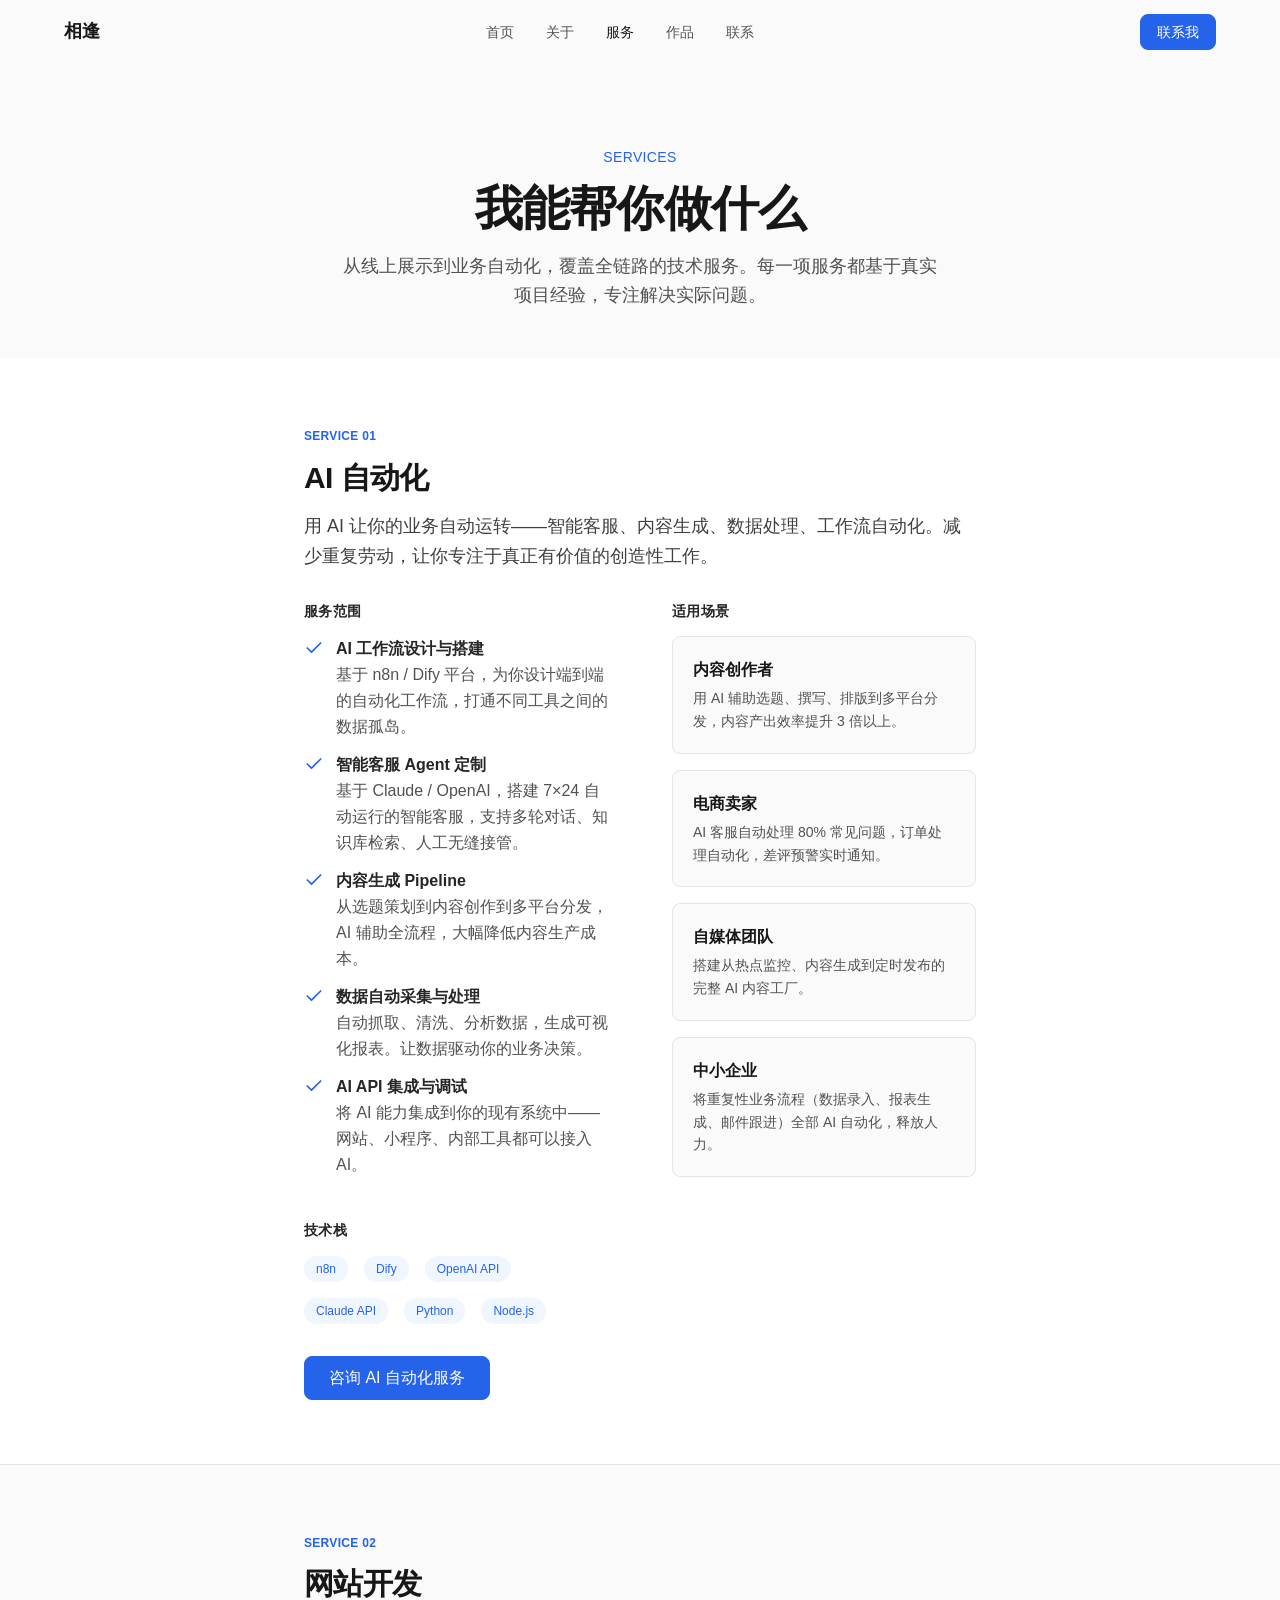
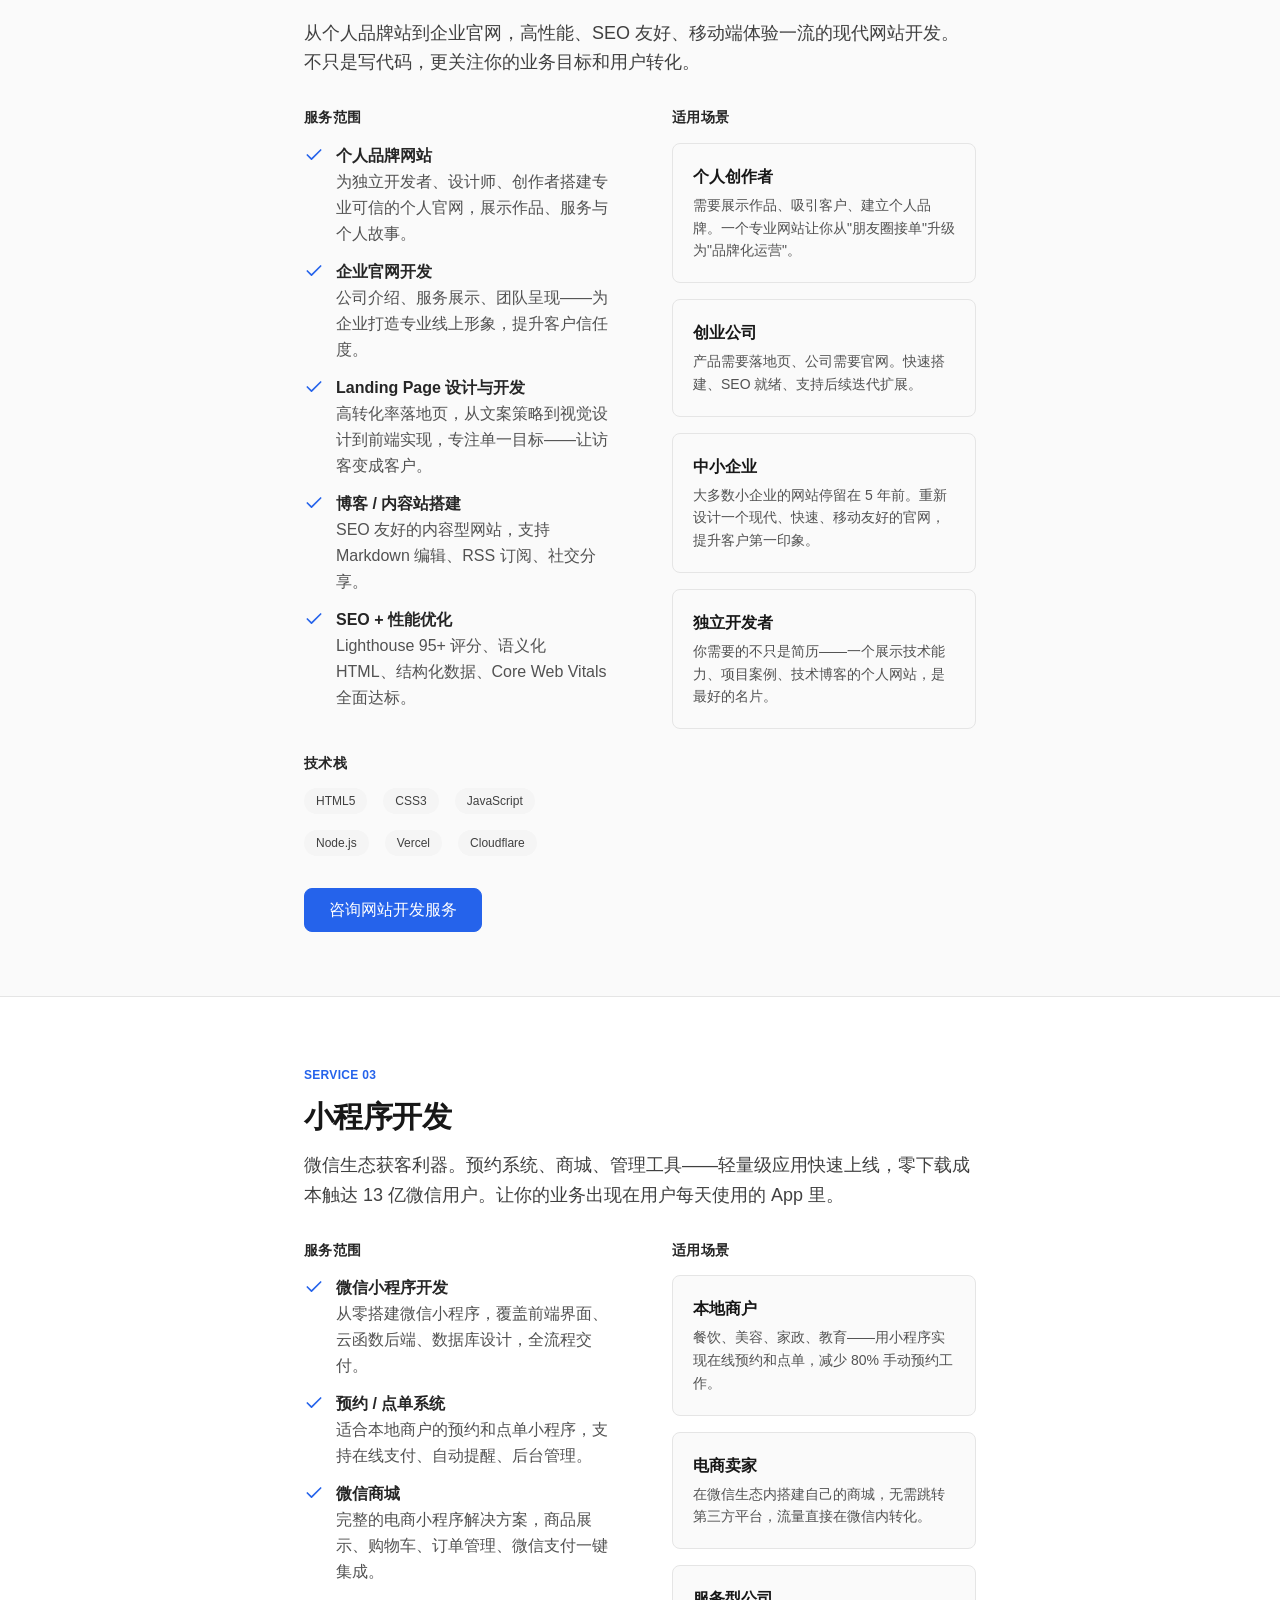
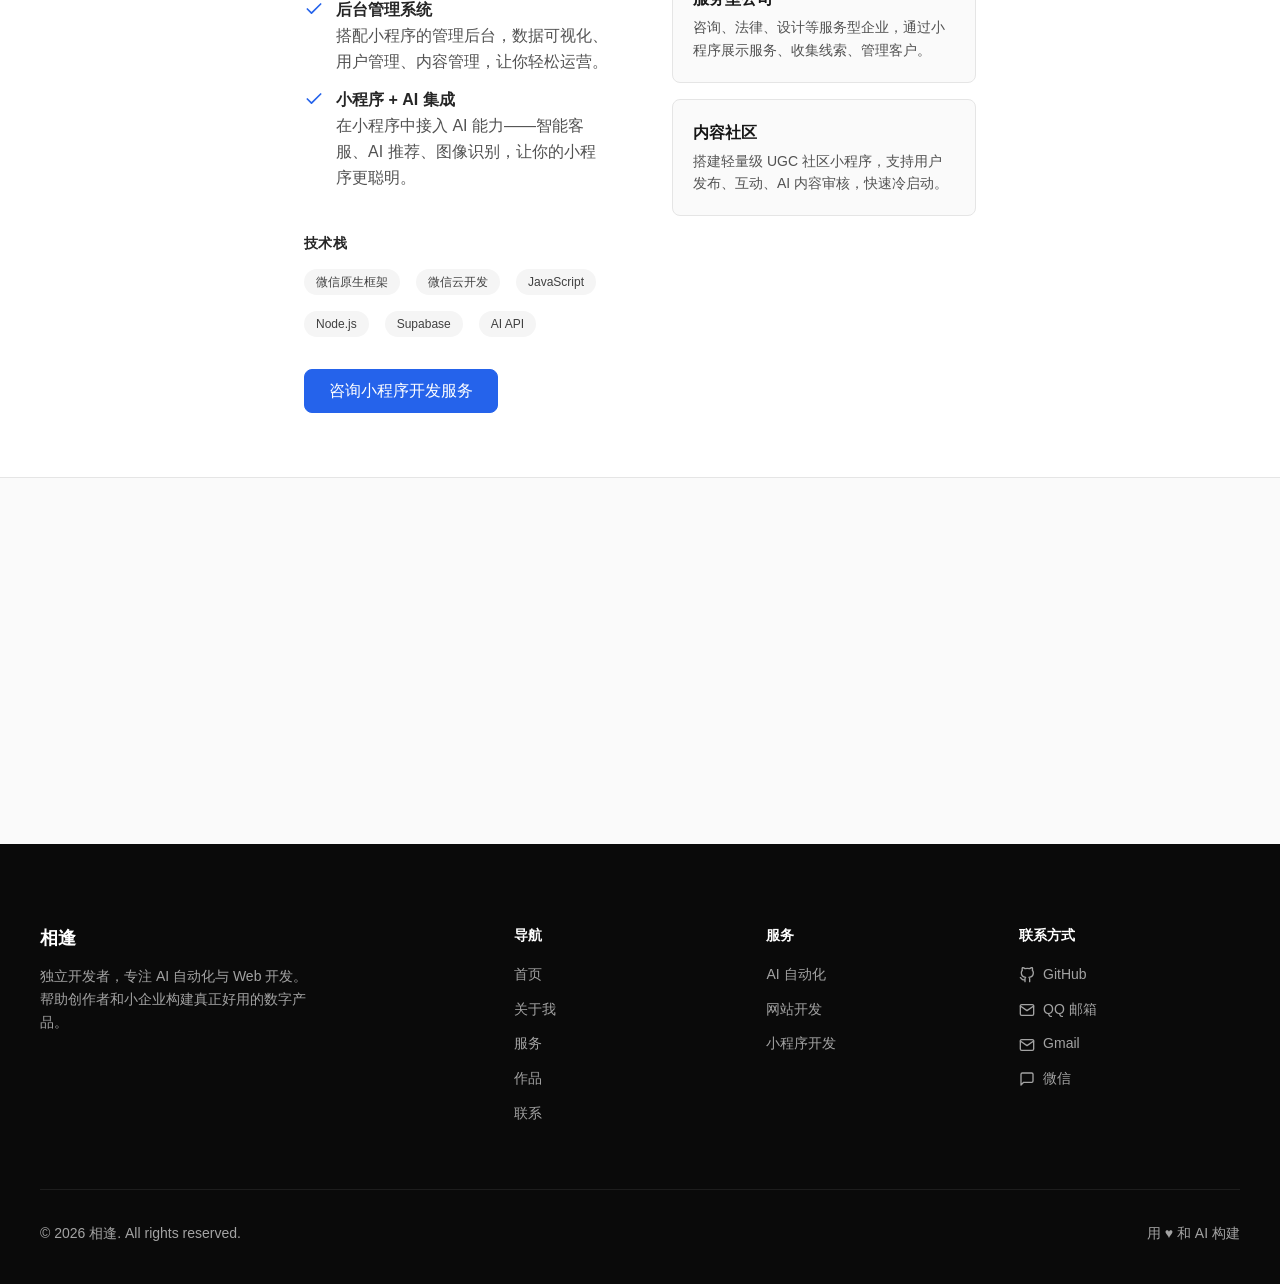
<file: services.html>
<!DOCTYPE html>
<html lang="zh-CN">
<head>
  <meta charset="UTF-8">
  <meta name="viewport" content="width=device-width, initial-scale=1.0">
  <meta name="description" content="相逢的服务 — AI自动化、网站开发、小程序开发，为创作者和小企业提供专业技术服务">
  <meta name="keywords" content="AI自动化,网站开发,小程序开发,AI Agent,独立开发者">

  <meta property="og:title" content="服务 — 相逢">
  <meta property="og:description" content="AI自动化 · 网站开发 · 小程序开发">
  <meta property="og:type" content="website">

  <meta name="twitter:card" content="summary_large_image">
  <meta name="twitter:title" content="服务 — 相逢">

  <meta name="theme-color" content="#FAFAFA" media="(prefers-color-scheme: light)">
  <meta name="theme-color" content="#0A0A0A" media="(prefers-color-scheme: dark)">

  <title>服务 — 相逢 | AI自动化 · 网站开发 · 小程序开发</title>

  <link rel="icon" href="favicon.ico" sizes="any">
  <link rel="apple-touch-icon" href="apple-touch-icon.png">
  <link rel="preload" href="assets/images/icons/icons.svg" as="image" type="image/svg+xml">

  <link rel="stylesheet" href="css/reset.css">
  <link rel="stylesheet" href="css/variables.css">
  <link rel="stylesheet" href="css/global.css">
  <link rel="stylesheet" href="css/layout.css">
  <link rel="stylesheet" href="css/components.css">
  <link rel="stylesheet" href="css/home.css">
  <link rel="stylesheet" href="css/responsive.css">
  <style>
    /* ===== Service Hero ===== */
    .service-hero {
      padding-top: calc(var(--header-height) + var(--space-20));
      padding-bottom: var(--space-12);
    }

    .service-hero__icon {
      width: 48px;
      height: 48px;
      color: var(--color-accent);
      margin-bottom: var(--space-5);
    }

    .service-hero__title {
      font-size: var(--text-5xl);
      font-weight: var(--font-bold);
      color: var(--color-gray-900);
      line-height: var(--leading-none);
      letter-spacing: var(--tracking-tighter);
      margin-bottom: var(--space-4);
    }

    .service-hero__subtitle {
      font-size: var(--text-lg);
      color: var(--color-gray-600);
      line-height: var(--leading-relaxed);
      max-width: 600px;
    }

    /* ===== Service Detail Block ===== */
    .service-detail {
      padding-top: var(--space-16);
      padding-bottom: var(--space-16);
      border-bottom: 1px solid var(--color-gray-200);
    }

    .service-detail:last-child {
      border-bottom: none;
    }

    .service-detail__grid {
      display: grid;
      grid-template-columns: 1fr 1fr;
      gap: var(--space-16);
      align-items: start;
    }

    .service-detail__label {
      display: inline-block;
      font-size: var(--text-xs);
      font-weight: var(--font-semibold);
      color: var(--color-accent);
      text-transform: uppercase;
      letter-spacing: var(--tracking-wide);
      margin-bottom: var(--space-3);
    }

    .service-detail__title {
      font-size: var(--text-3xl);
      font-weight: var(--font-semibold);
      color: var(--color-gray-900);
      line-height: var(--leading-tight);
      margin-bottom: var(--space-4);
    }

    .service-detail__intro {
      font-size: var(--text-lg);
      color: var(--color-gray-700);
      line-height: var(--leading-relaxed);
      margin-bottom: var(--space-6);
    }

    .service-detail__list {
      margin-bottom: var(--space-8);
    }

    .service-detail__list li {
      display: flex;
      align-items: flex-start;
      gap: var(--space-3);
      font-size: var(--text-base);
      color: var(--color-gray-600);
      line-height: var(--leading-relaxed);
      padding-bottom: var(--space-3);
    }

    .service-detail__check {
      flex-shrink: 0;
      width: 20px;
      height: 20px;
      margin-top: 2px;
      color: var(--color-accent);
    }

    .service-detail__section-title {
      font-size: var(--text-sm);
      font-weight: var(--font-semibold);
      color: var(--color-gray-800);
      text-transform: uppercase;
      letter-spacing: var(--tracking-wide);
      margin-bottom: var(--space-4);
    }

    .service-detail__scenarios {
      display: flex;
      flex-direction: column;
      gap: var(--space-4);
    }

    .scenario-card {
      padding: var(--space-5);
      background-color: var(--color-gray-50);
      border-radius: var(--radius-md);
      border: 1px solid var(--color-gray-200);
    }

    .scenario-card__title {
      font-size: var(--text-base);
      font-weight: var(--font-semibold);
      color: var(--color-gray-900);
      margin-bottom: var(--space-1);
    }

    .scenario-card__desc {
      font-size: var(--text-sm);
      color: var(--color-gray-600);
      line-height: var(--leading-relaxed);
    }

    /* FAQ inline */
    .service-faq {
      padding: var(--space-16) 0;
    }

    @media (max-width: 1024px) {
      .service-detail__grid {
        grid-template-columns: 1fr;
        gap: var(--space-8);
      }

      .service-hero__title {
        font-size: var(--text-4xl);
      }
    }

    @media (max-width: 640px) {
      .service-hero {
        padding-top: calc(var(--header-height-mobile) + var(--space-12));
        padding-bottom: var(--space-8);
      }

      .service-hero__title {
        font-size: var(--text-3xl);
      }

      .service-detail {
        padding-top: var(--space-10);
        padding-bottom: var(--space-10);
      }

      .service-detail__title {
        font-size: var(--text-2xl);
      }
    }
  </style>
</head>
<body>

  <a href="#main-content" class="skip-to-content">跳转到主要内容</a>

  <!-- Header -->
  <header class="header" id="header">
    <div class="header__inner">
      <a href="index.html" class="header__logo" aria-label="回到首页">相逢</a>
      <nav class="header__nav" aria-label="主导航">
        <a href="index.html" data-page="index.html">首页</a>
        <a href="about.html" data-page="about.html">关于</a>
        <a href="services.html" data-page="services.html" class="active">服务</a>
        <a href="projects.html" data-page="projects.html">作品</a>
        <a href="contact.html" data-page="contact.html">联系</a>
      </nav>
      <a href="contact.html" class="btn btn--primary btn--sm header__cta">联系我</a>
      <button class="header__menu-btn" id="menuBtn" aria-label="打开菜单" aria-expanded="false">
        <svg class="icon" aria-hidden="true"><use href="assets/images/icons/icons.svg#icon-menu"/></svg>
      </button>
    </div>
  </header>

  <!-- Mobile Menu -->
  <div class="mobile-menu" id="mobileMenu" aria-hidden="true" inert>
    <a href="index.html" data-page="index.html">首页</a>
    <a href="about.html" data-page="about.html">关于</a>
    <a href="services.html" data-page="services.html">服务</a>
    <a href="projects.html" data-page="projects.html">作品</a>
    <a href="contact.html" data-page="contact.html">联系</a>
    <a href="contact.html" class="btn btn--primary mobile-menu__cta">联系我</a>
  </div>

  <main id="main-content">

    <!-- ===== Service Hero ===== -->
    <section class="service-hero" aria-labelledby="service-hero-title">
      <div class="container container--narrow text-center">
        <span class="section__label">Services</span>
        <h1 class="service-hero__title" id="service-hero-title">我能帮你做什么</h1>
        <p class="service-hero__subtitle" style="margin: 0 auto;">
          从线上展示到业务自动化，覆盖全链路的技术服务。每一项服务都基于真实项目经验，专注解决实际问题。
        </p>
      </div>
    </section>

    <!-- ===== 服务1：AI 自动化 ===== -->
    <section class="service-detail section--alt" id="ai-automation" aria-labelledby="ai-title">
      <div class="container container--narrow">
        <span class="service-detail__label">Service 01</span>
        <h2 class="service-detail__title" id="ai-title">AI 自动化</h2>
        <p class="service-detail__intro">
          用 AI 让你的业务自动运转——智能客服、内容生成、数据处理、工作流自动化。减少重复劳动，让你专注于真正有价值的创造性工作。
        </p>

        <div class="service-detail__grid" style="margin-top: var(--space-8);">
          <!-- 左列：服务清单 -->
          <div>
            <h3 class="service-detail__section-title">服务范围</h3>
            <ul class="service-detail__list">
              <li>
                <svg class="service-detail__check" aria-hidden="true"><use href="assets/images/icons/icons.svg#icon-check"/></svg>
                <span><strong>AI 工作流设计与搭建</strong><br>基于 n8n / Dify 平台，为你设计端到端的自动化工作流，打通不同工具之间的数据孤岛。</span>
              </li>
              <li>
                <svg class="service-detail__check" aria-hidden="true"><use href="assets/images/icons/icons.svg#icon-check"/></svg>
                <span><strong>智能客服 Agent 定制</strong><br>基于 Claude / OpenAI，搭建 7×24 自动运行的智能客服，支持多轮对话、知识库检索、人工无缝接管。</span>
              </li>
              <li>
                <svg class="service-detail__check" aria-hidden="true"><use href="assets/images/icons/icons.svg#icon-check"/></svg>
                <span><strong>内容生成 Pipeline</strong><br>从选题策划到内容创作到多平台分发，AI 辅助全流程，大幅降低内容生产成本。</span>
              </li>
              <li>
                <svg class="service-detail__check" aria-hidden="true"><use href="assets/images/icons/icons.svg#icon-check"/></svg>
                <span><strong>数据自动采集与处理</strong><br>自动抓取、清洗、分析数据，生成可视化报表。让数据驱动你的业务决策。</span>
              </li>
              <li>
                <svg class="service-detail__check" aria-hidden="true"><use href="assets/images/icons/icons.svg#icon-check"/></svg>
                <span><strong>AI API 集成与调试</strong><br>将 AI 能力集成到你的现有系统中——网站、小程序、内部工具都可以接入 AI。</span>
              </li>
            </ul>

            <h3 class="service-detail__section-title">技术栈</h3>
            <div class="cluster" style="margin-bottom: var(--space-8);">
              <span class="tag tag--accent">n8n</span>
              <span class="tag tag--accent">Dify</span>
              <span class="tag tag--accent">OpenAI API</span>
              <span class="tag tag--accent">Claude API</span>
              <span class="tag tag--accent">Python</span>
              <span class="tag tag--accent">Node.js</span>
            </div>

            <a href="contact.html" class="btn btn--primary">咨询 AI 自动化服务</a>
          </div>

          <!-- 右列：适用场景 -->
          <div>
            <h3 class="service-detail__section-title">适用场景</h3>
            <div class="service-detail__scenarios">
              <div class="scenario-card">
                <div class="scenario-card__title">内容创作者</div>
                <div class="scenario-card__desc">用 AI 辅助选题、撰写、排版到多平台分发，内容产出效率提升 3 倍以上。</div>
              </div>
              <div class="scenario-card">
                <div class="scenario-card__title">电商卖家</div>
                <div class="scenario-card__desc">AI 客服自动处理 80% 常见问题，订单处理自动化，差评预警实时通知。</div>
              </div>
              <div class="scenario-card">
                <div class="scenario-card__title">自媒体团队</div>
                <div class="scenario-card__desc">搭建从热点监控、内容生成到定时发布的完整 AI 内容工厂。</div>
              </div>
              <div class="scenario-card">
                <div class="scenario-card__title">中小企业</div>
                <div class="scenario-card__desc">将重复性业务流程（数据录入、报表生成、邮件跟进）全部 AI 自动化，释放人力。</div>
              </div>
            </div>
          </div>
        </div>
      </div>
    </section>

    <!-- ===== 服务2：网站开发 ===== -->
    <section class="service-detail" id="web-development" aria-labelledby="web-title">
      <div class="container container--narrow">
        <span class="service-detail__label">Service 02</span>
        <h2 class="service-detail__title" id="web-title">网站开发</h2>
        <p class="service-detail__intro">
          从个人品牌站到企业官网，高性能、SEO 友好、移动端体验一流的现代网站开发。不只是写代码，更关注你的业务目标和用户转化。
        </p>

        <div class="service-detail__grid" style="margin-top: var(--space-8);">
          <div>
            <h3 class="service-detail__section-title">服务范围</h3>
            <ul class="service-detail__list">
              <li>
                <svg class="service-detail__check" aria-hidden="true"><use href="assets/images/icons/icons.svg#icon-check"/></svg>
                <span><strong>个人品牌网站</strong><br>为独立开发者、设计师、创作者搭建专业可信的个人官网，展示作品、服务与个人故事。</span>
              </li>
              <li>
                <svg class="service-detail__check" aria-hidden="true"><use href="assets/images/icons/icons.svg#icon-check"/></svg>
                <span><strong>企业官网开发</strong><br>公司介绍、服务展示、团队呈现——为企业打造专业线上形象，提升客户信任度。</span>
              </li>
              <li>
                <svg class="service-detail__check" aria-hidden="true"><use href="assets/images/icons/icons.svg#icon-check"/></svg>
                <span><strong>Landing Page 设计与开发</strong><br>高转化率落地页，从文案策略到视觉设计到前端实现，专注单一目标——让访客变成客户。</span>
              </li>
              <li>
                <svg class="service-detail__check" aria-hidden="true"><use href="assets/images/icons/icons.svg#icon-check"/></svg>
                <span><strong>博客 / 内容站搭建</strong><br>SEO 友好的内容型网站，支持 Markdown 编辑、RSS 订阅、社交分享。</span>
              </li>
              <li>
                <svg class="service-detail__check" aria-hidden="true"><use href="assets/images/icons/icons.svg#icon-check"/></svg>
                <span><strong>SEO + 性能优化</strong><br>Lighthouse 95+ 评分、语义化 HTML、结构化数据、Core Web Vitals 全面达标。</span>
              </li>
            </ul>

            <h3 class="service-detail__section-title">技术栈</h3>
            <div class="cluster" style="margin-bottom: var(--space-8);">
              <span class="tag tag--default">HTML5</span>
              <span class="tag tag--default">CSS3</span>
              <span class="tag tag--default">JavaScript</span>
              <span class="tag tag--default">Node.js</span>
              <span class="tag tag--default">Vercel</span>
              <span class="tag tag--default">Cloudflare</span>
            </div>

            <a href="contact.html" class="btn btn--primary">咨询网站开发服务</a>
          </div>

          <div>
            <h3 class="service-detail__section-title">适用场景</h3>
            <div class="service-detail__scenarios">
              <div class="scenario-card">
                <div class="scenario-card__title">个人创作者</div>
                <div class="scenario-card__desc">需要展示作品、吸引客户、建立个人品牌。一个专业网站让你从"朋友圈接单"升级为"品牌化运营"。</div>
              </div>
              <div class="scenario-card">
                <div class="scenario-card__title">创业公司</div>
                <div class="scenario-card__desc">产品需要落地页、公司需要官网。快速搭建、SEO 就绪、支持后续迭代扩展。</div>
              </div>
              <div class="scenario-card">
                <div class="scenario-card__title">中小企业</div>
                <div class="scenario-card__desc">大多数小企业的网站停留在 5 年前。重新设计一个现代、快速、移动友好的官网，提升客户第一印象。</div>
              </div>
              <div class="scenario-card">
                <div class="scenario-card__title">独立开发者</div>
                <div class="scenario-card__desc">你需要的不只是简历——一个展示技术能力、项目案例、技术博客的个人网站，是最好的名片。</div>
              </div>
            </div>
          </div>
        </div>
      </div>
    </section>

    <!-- ===== 服务3：小程序开发 ===== -->
    <section class="service-detail section--alt" id="mini-program" aria-labelledby="mp-title">
      <div class="container container--narrow">
        <span class="service-detail__label">Service 03</span>
        <h2 class="service-detail__title" id="mp-title">小程序开发</h2>
        <p class="service-detail__intro">
          微信生态获客利器。预约系统、商城、管理工具——轻量级应用快速上线，零下载成本触达 13 亿微信用户。让你的业务出现在用户每天使用的 App 里。
        </p>

        <div class="service-detail__grid" style="margin-top: var(--space-8);">
          <div>
            <h3 class="service-detail__section-title">服务范围</h3>
            <ul class="service-detail__list">
              <li>
                <svg class="service-detail__check" aria-hidden="true"><use href="assets/images/icons/icons.svg#icon-check"/></svg>
                <span><strong>微信小程序开发</strong><br>从零搭建微信小程序，覆盖前端界面、云函数后端、数据库设计，全流程交付。</span>
              </li>
              <li>
                <svg class="service-detail__check" aria-hidden="true"><use href="assets/images/icons/icons.svg#icon-check"/></svg>
                <span><strong>预约 / 点单系统</strong><br>适合本地商户的预约和点单小程序，支持在线支付、自动提醒、后台管理。</span>
              </li>
              <li>
                <svg class="service-detail__check" aria-hidden="true"><use href="assets/images/icons/icons.svg#icon-check"/></svg>
                <span><strong>微信商城</strong><br>完整的电商小程序解决方案，商品展示、购物车、订单管理、微信支付一键集成。</span>
              </li>
              <li>
                <svg class="service-detail__check" aria-hidden="true"><use href="assets/images/icons/icons.svg#icon-check"/></svg>
                <span><strong>后台管理系统</strong><br>搭配小程序的管理后台，数据可视化、用户管理、内容管理，让你轻松运营。</span>
              </li>
              <li>
                <svg class="service-detail__check" aria-hidden="true"><use href="assets/images/icons/icons.svg#icon-check"/></svg>
                <span><strong>小程序 + AI 集成</strong><br>在小程序中接入 AI 能力——智能客服、AI 推荐、图像识别，让你的小程序更聪明。</span>
              </li>
            </ul>

            <h3 class="service-detail__section-title">技术栈</h3>
            <div class="cluster" style="margin-bottom: var(--space-8);">
              <span class="tag tag--default">微信原生框架</span>
              <span class="tag tag--default">微信云开发</span>
              <span class="tag tag--default">JavaScript</span>
              <span class="tag tag--default">Node.js</span>
              <span class="tag tag--default">Supabase</span>
              <span class="tag tag--default">AI API</span>
            </div>

            <a href="contact.html" class="btn btn--primary">咨询小程序开发服务</a>
          </div>

          <div>
            <h3 class="service-detail__section-title">适用场景</h3>
            <div class="service-detail__scenarios">
              <div class="scenario-card">
                <div class="scenario-card__title">本地商户</div>
                <div class="scenario-card__desc">餐饮、美容、家政、教育——用小程序实现在线预约和点单，减少 80% 手动预约工作。</div>
              </div>
              <div class="scenario-card">
                <div class="scenario-card__title">电商卖家</div>
                <div class="scenario-card__desc">在微信生态内搭建自己的商城，无需跳转第三方平台，流量直接在微信内转化。</div>
              </div>
              <div class="scenario-card">
                <div class="scenario-card__title">服务型公司</div>
                <div class="scenario-card__desc">咨询、法律、设计等服务型企业，通过小程序展示服务、收集线索、管理客户。</div>
              </div>
              <div class="scenario-card">
                <div class="scenario-card__title">内容社区</div>
                <div class="scenario-card__desc">搭建轻量级 UGC 社区小程序，支持用户发布、互动、AI 内容审核，快速冷启动。</div>
              </div>
            </div>
          </div>
        </div>
      </div>
    </section>

    <!-- ===== CTA ===== -->
    <section class="section" aria-labelledby="service-cta-title">
      <div class="container container--narrow text-center">
        <h2 class="section__title" id="service-cta-title">不确定哪个服务适合你？</h2>
        <p class="section__subtitle mb-8">告诉我你的业务场景，我帮你分析最适合的技术方案</p>
        <a href="contact.html" class="btn btn--primary btn--lg">
          <svg class="btn__icon" aria-hidden="true"><use href="assets/images/icons/icons.svg#icon-mail"/></svg>
          免费咨询
        </a>
      </div>
    </section>

  </main>

  <!-- Footer -->
  <footer class="footer">
    <div class="footer__inner">
      <div class="footer__grid">
        <div>
          <div class="footer__brand">相逢</div>
          <p class="footer__brand-desc">
            独立开发者，专注 AI 自动化与 Web 开发。<br>
            帮助创作者和小企业构建真正好用的数字产品。
          </p>
        </div>
        <div>
          <div class="footer__col-title">导航</div>
          <div class="footer__links">
            <a href="index.html">首页</a>
            <a href="about.html">关于我</a>
            <a href="services.html">服务</a>
            <a href="projects.html">作品</a>
            <a href="contact.html">联系</a>
          </div>
        </div>
        <div>
          <div class="footer__col-title">服务</div>
          <div class="footer__links">
            <a href="services.html#ai-automation">AI 自动化</a>
            <a href="services.html#web-development">网站开发</a>
            <a href="services.html#mini-program">小程序开发</a>
          </div>
        </div>
        <div>
          <div class="footer__col-title">联系方式</div>
          <div class="footer__links">
            <a href="https://github.com/chj071024" target="_blank" rel="noopener noreferrer">
              <svg class="icon icon--sm footer__link-icon" aria-hidden="true"><use href="assets/images/icons/icons.svg#icon-github"/></svg>
              GitHub
            </a>
            <a href="mailto:2370083386@qq.com">
              <svg class="icon icon--sm footer__link-icon" aria-hidden="true"><use href="assets/images/icons/icons.svg#icon-mail"/></svg>
              QQ 邮箱
            </a>
            <a href="mailto:xf2370083386@gmail.com">
              <svg class="icon icon--sm footer__link-icon" aria-hidden="true"><use href="assets/images/icons/icons.svg#icon-mail"/></svg>
              Gmail
            </a>
            <a href="contact.html">
              <svg class="icon icon--sm footer__link-icon" aria-hidden="true"><use href="assets/images/icons/icons.svg#icon-message-circle"/></svg>
              微信
            </a>
          </div>
        </div>
      </div>
      <div class="footer__bottom">
        <span>&copy; 2026 相逢. All rights reserved.</span>
        <span>用 &hearts; 和 AI 构建</span>
      </div>
    </div>
  </footer>

  <button class="back-to-top" id="backToTop" aria-label="回到顶部">
    <svg class="icon" aria-hidden="true"><use href="assets/images/icons/icons.svg#icon-arrow-up"/></svg>
  </button>

  <script src="js/main.js"></script>
</body>
</html>
</file>
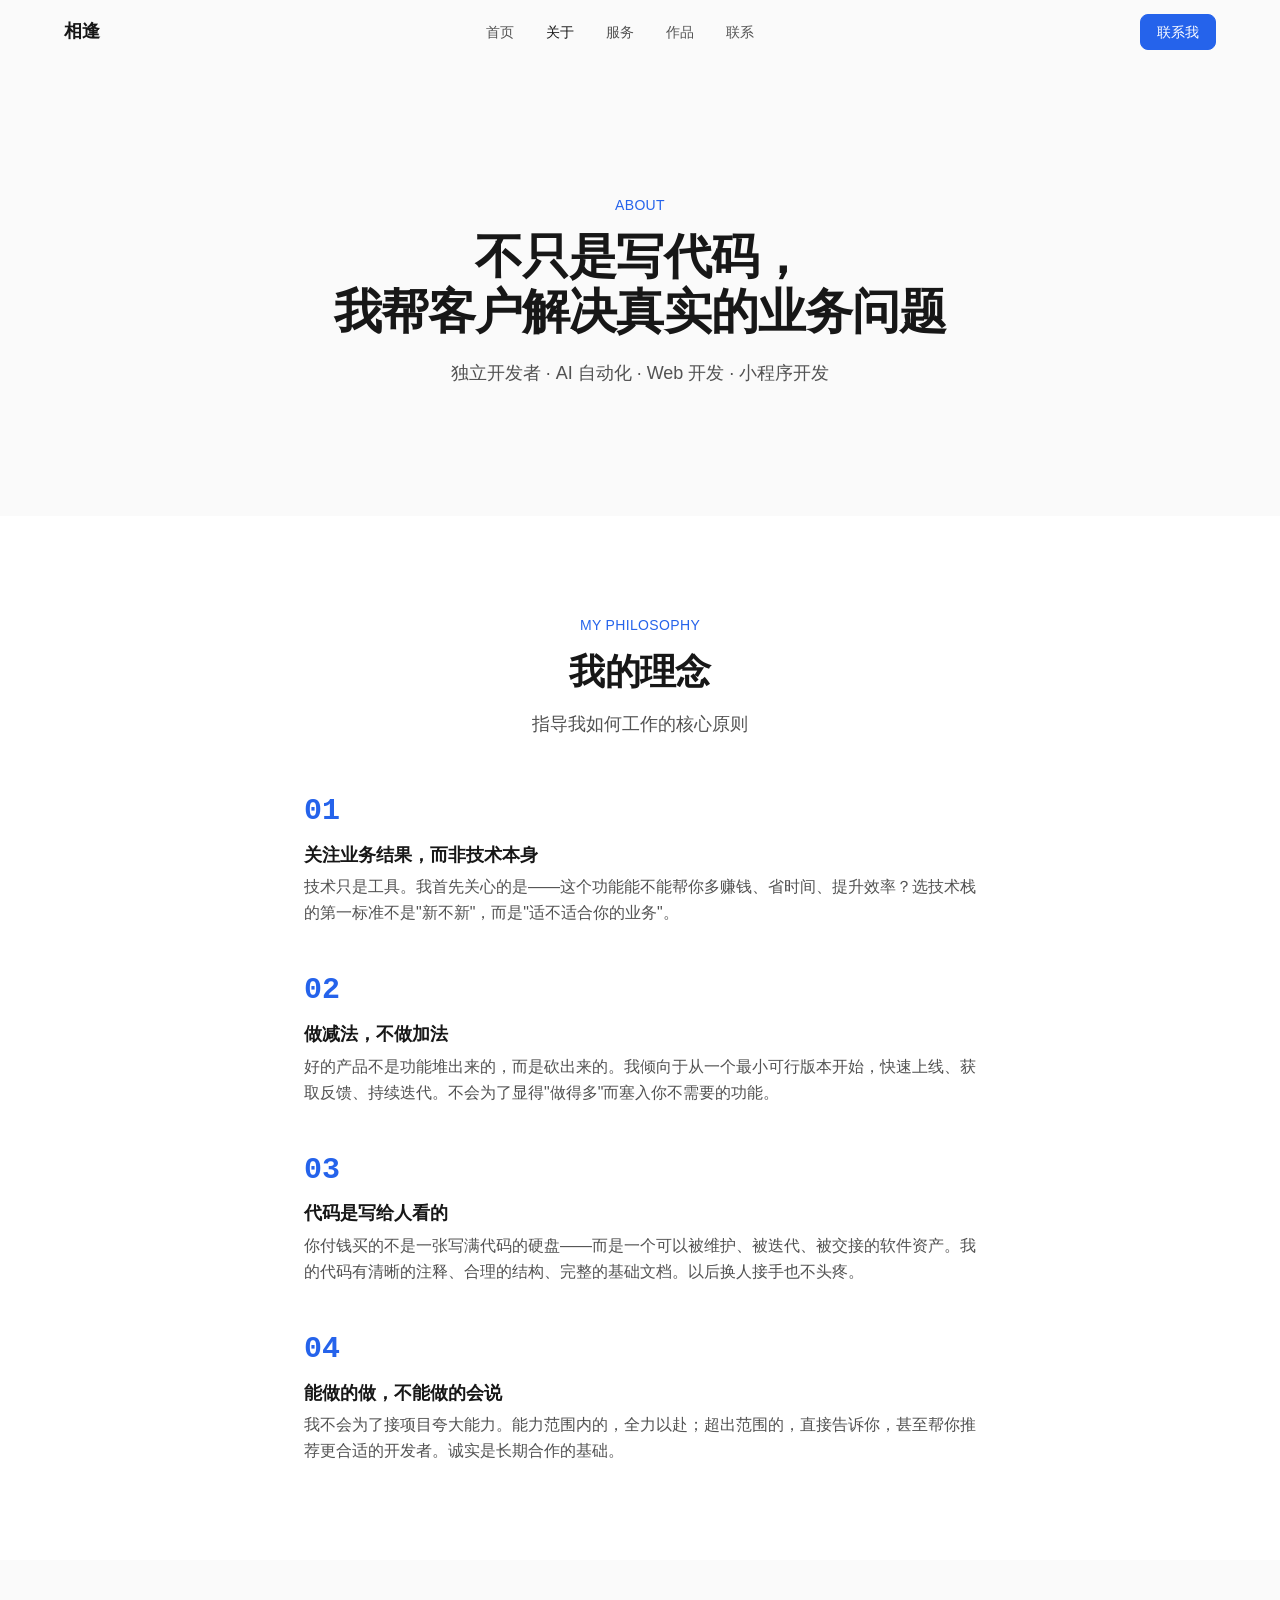
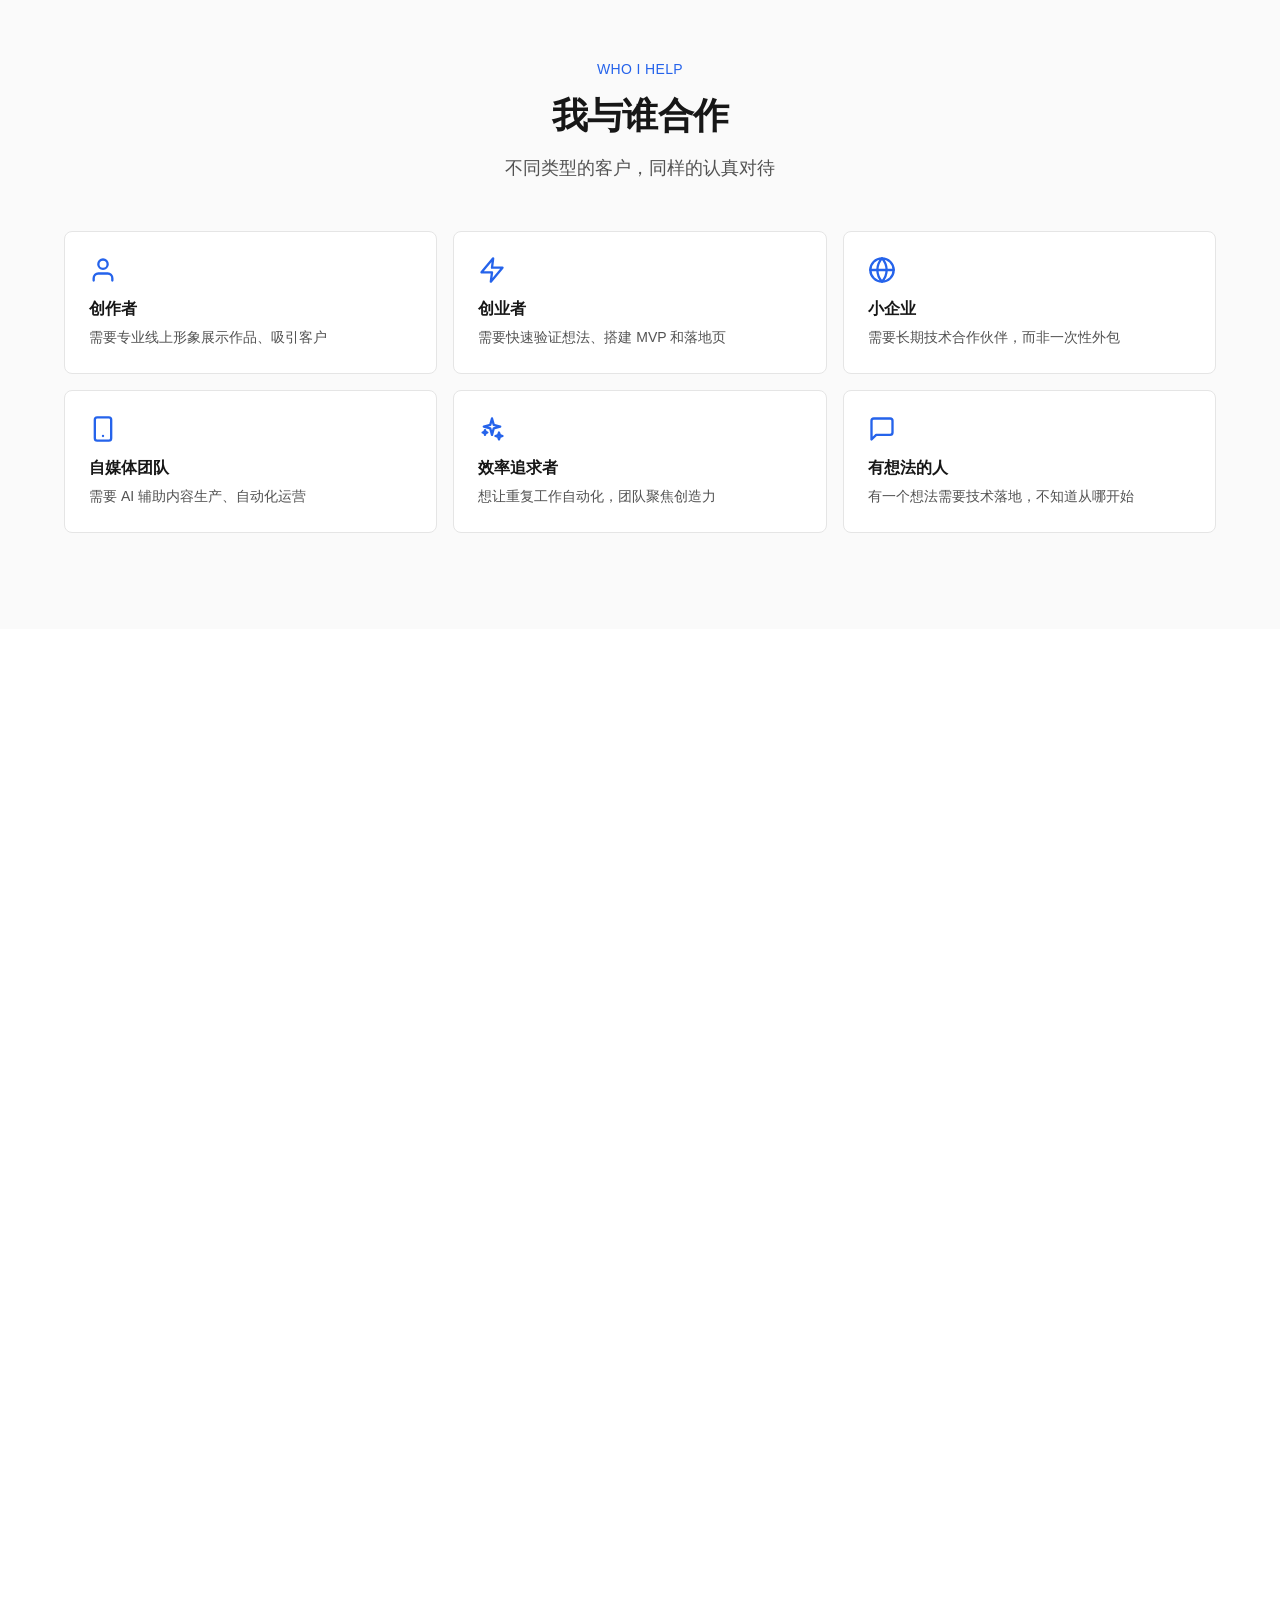
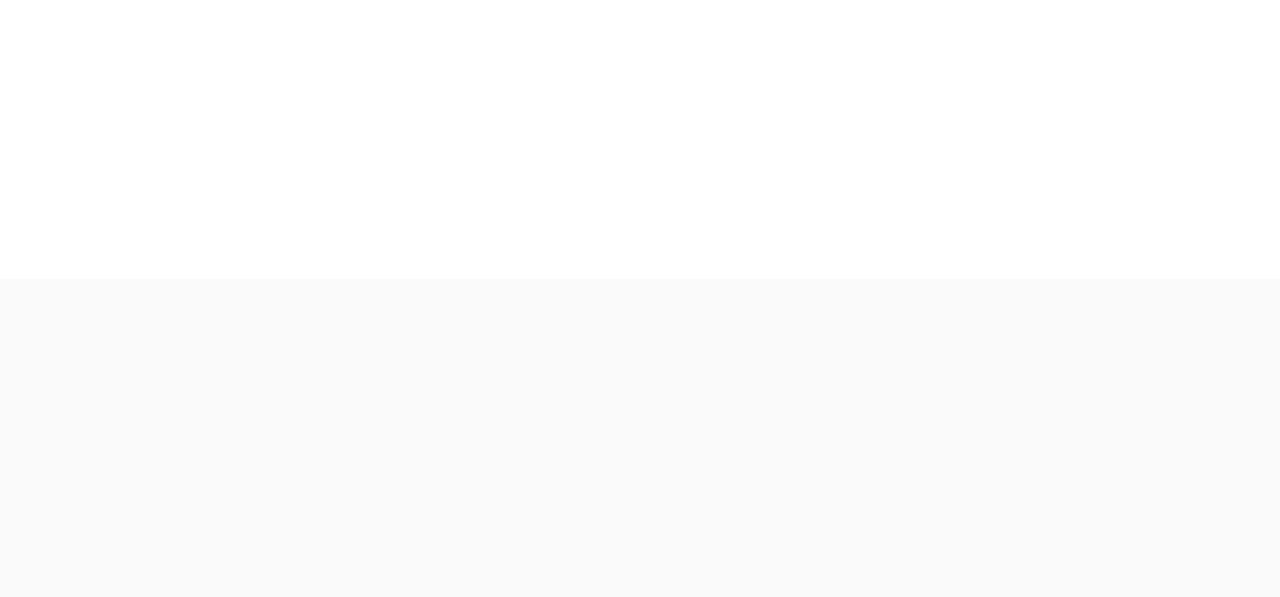
<file: 个人网站/about.html>
<!DOCTYPE html>
<html lang="zh-CN">
<head>
  <meta charset="UTF-8">
  <meta name="viewport" content="width=device-width, initial-scale=1.0">
  <meta name="description" content="关于相逢 — 独立开发者，专注 AI 自动化与 Web 开发，帮助创作者和小企业解决真实的业务问题">
  <meta name="keywords" content="独立开发者,AI自动化,Web开发,小程序开发,关于">

  <meta property="og:title" content="关于 — 相逢">
  <meta property="og:description" content="不只是写代码，我帮客户解决真实的业务问题。独立开发者 · AI 自动化 · Web 开发 · 小程序开发">
  <meta property="og:type" content="website">

  <meta name="twitter:card" content="summary_large_image">
  <meta name="twitter:title" content="关于 — 相逢">

  <meta name="theme-color" content="#FAFAFA" media="(prefers-color-scheme: light)">
  <meta name="theme-color" content="#0A0A0A" media="(prefers-color-scheme: dark)">

  <title>关于 — 相逢 | 独立开发者</title>

  <link rel="icon" href="favicon.ico" sizes="any">
  <link rel="apple-touch-icon" href="apple-touch-icon.png">
  <link rel="preload" href="assets/images/icons/icons.svg" as="image" type="image/svg+xml">

  <link rel="stylesheet" href="css/reset.css">
  <link rel="stylesheet" href="css/variables.css">
  <link rel="stylesheet" href="css/global.css">
  <link rel="stylesheet" href="css/layout.css">
  <link rel="stylesheet" href="css/components.css">
  <link rel="stylesheet" href="css/home.css">
  <link rel="stylesheet" href="css/about.css">
  <link rel="stylesheet" href="css/responsive.css">
</head>
<body>

  <a href="#main-content" class="skip-to-content">跳转到主要内容</a>

  <!-- Header -->
  <header class="header" id="header">
    <div class="header__inner">
      <a href="index.html" class="header__logo" aria-label="回到首页">相逢</a>
      <nav class="header__nav" aria-label="主导航">
        <a href="index.html" data-page="index.html">首页</a>
        <a href="about.html" data-page="about.html" class="active">关于</a>
        <a href="services.html" data-page="services.html">服务</a>
        <a href="projects.html" data-page="projects.html">作品</a>
        <a href="contact.html" data-page="contact.html">联系</a>
      </nav>
      <a href="contact.html" class="btn btn--primary btn--sm header__cta">联系我</a>
      <button class="header__menu-btn" id="menuBtn" aria-label="打开菜单" aria-expanded="false">
        <svg class="icon" aria-hidden="true"><use href="assets/images/icons/icons.svg#icon-menu"/></svg>
      </button>
    </div>
  </header>

  <!-- Mobile Menu -->
  <div class="mobile-menu" id="mobileMenu" aria-hidden="true" inert>
    <a href="index.html" data-page="index.html">首页</a>
    <a href="about.html" data-page="about.html">关于</a>
    <a href="services.html" data-page="services.html">服务</a>
    <a href="projects.html" data-page="projects.html">作品</a>
    <a href="contact.html" data-page="contact.html">联系</a>
    <a href="contact.html" class="btn btn--primary mobile-menu__cta">联系我</a>
  </div>

  <main id="main-content">

    <!-- ===== 屏1：About Hero ===== -->
    <section class="about-hero" aria-labelledby="about-hero-title">
      <div class="container container--narrow text-center">
        <span class="section__label">About</span>
        <h1 class="about-hero__title" id="about-hero-title">
          不只是写代码，<br>我帮客户解决真实的业务问题
        </h1>
        <p class="about-hero__subtitle">
          独立开发者 · AI 自动化 · Web 开发 · 小程序开发
        </p>
      </div>
    </section>

    <!-- ===== 屏2：My Philosophy ===== -->
    <section class="section section--alt reveal" aria-labelledby="philosophy-title">
      <div class="container container--narrow">
        <div class="section__header">
          <span class="section__label">My Philosophy</span>
          <h2 class="section__title" id="philosophy-title">我的理念</h2>
          <p class="section__subtitle">指导我如何工作的核心原则</p>
        </div>

        <div class="philosophy-list">
          <div class="philosophy-item reveal reveal--d1">
            <span class="philosophy-item__number">01</span>
            <h3 class="philosophy-item__title">关注业务结果，而非技术本身</h3>
            <p class="philosophy-item__desc">
              技术只是工具。我首先关心的是——这个功能能不能帮你多赚钱、省时间、提升效率？选技术栈的第一标准不是"新不新"，而是"适不适合你的业务"。
            </p>
          </div>

          <div class="philosophy-item reveal reveal--d2">
            <span class="philosophy-item__number">02</span>
            <h3 class="philosophy-item__title">做减法，不做加法</h3>
            <p class="philosophy-item__desc">
              好的产品不是功能堆出来的，而是砍出来的。我倾向于从一个最小可行版本开始，快速上线、获取反馈、持续迭代。不会为了显得"做得多"而塞入你不需要的功能。
            </p>
          </div>

          <div class="philosophy-item reveal reveal--d3">
            <span class="philosophy-item__number">03</span>
            <h3 class="philosophy-item__title">代码是写给人看的</h3>
            <p class="philosophy-item__desc">
              你付钱买的不是一张写满代码的硬盘——而是一个可以被维护、被迭代、被交接的软件资产。我的代码有清晰的注释、合理的结构、完整的基础文档。以后换人接手也不头疼。
            </p>
          </div>

          <div class="philosophy-item reveal reveal--d4">
            <span class="philosophy-item__number">04</span>
            <h3 class="philosophy-item__title">能做的做，不能做的会说</h3>
            <p class="philosophy-item__desc">
              我不会为了接项目夸大能力。能力范围内的，全力以赴；超出范围的，直接告诉你，甚至帮你推荐更合适的开发者。诚实是长期合作的基础。
            </p>
          </div>
        </div>
      </div>
    </section>

    <!-- ===== 屏3：Who I Help ===== -->
    <section class="section reveal" aria-labelledby="audience-title">
      <div class="container">
        <div class="section__header">
          <span class="section__label">Who I Help</span>
          <h2 class="section__title" id="audience-title">我与谁合作</h2>
          <p class="section__subtitle">不同类型的客户，同样的认真对待</p>
        </div>

        <div class="audience-grid">
          <div class="audience-card reveal reveal--d1">
            <svg class="audience-card__icon" aria-hidden="true"><use href="assets/images/icons/icons.svg#icon-user"/></svg>
            <span class="audience-card__type">创作者</span>
            <span class="audience-card__need">需要专业线上形象展示作品、吸引客户</span>
          </div>

          <div class="audience-card reveal reveal--d2">
            <svg class="audience-card__icon" aria-hidden="true"><use href="assets/images/icons/icons.svg#icon-zap"/></svg>
            <span class="audience-card__type">创业者</span>
            <span class="audience-card__need">需要快速验证想法、搭建 MVP 和落地页</span>
          </div>

          <div class="audience-card reveal reveal--d3">
            <svg class="audience-card__icon" aria-hidden="true"><use href="assets/images/icons/icons.svg#icon-globe"/></svg>
            <span class="audience-card__type">小企业</span>
            <span class="audience-card__need">需要长期技术合作伙伴，而非一次性外包</span>
          </div>

          <div class="audience-card reveal reveal--d4">
            <svg class="audience-card__icon" aria-hidden="true"><use href="assets/images/icons/icons.svg#icon-smartphone"/></svg>
            <span class="audience-card__type">自媒体团队</span>
            <span class="audience-card__need">需要 AI 辅助内容生产、自动化运营</span>
          </div>

          <div class="audience-card reveal reveal--d1">
            <svg class="audience-card__icon" aria-hidden="true"><use href="assets/images/icons/icons.svg#icon-sparkles"/></svg>
            <span class="audience-card__type">效率追求者</span>
            <span class="audience-card__need">想让重复工作自动化，团队聚焦创造力</span>
          </div>

          <div class="audience-card reveal reveal--d2">
            <svg class="audience-card__icon" aria-hidden="true"><use href="assets/images/icons/icons.svg#icon-message-circle"/></svg>
            <span class="audience-card__type">有想法的人</span>
            <span class="audience-card__need">有一个想法需要技术落地，不知道从哪开始</span>
          </div>
        </div>
      </div>
    </section>

    <!-- ===== 屏4：What I Do ===== -->
    <section class="section section--alt reveal" aria-labelledby="capability-title">
      <div class="container container--narrow">
        <div class="section__header">
          <span class="section__label">What I Do</span>
          <h2 class="section__title" id="capability-title">我的能力</h2>
          <p class="section__subtitle">不只是"会写代码"</p>
        </div>

        <div class="capability-list">
          <div class="capability-card reveal reveal--d1">
            <h3 class="capability-card__title">AI 自动化</h3>
            <p class="capability-card__desc">
              从工作流设计到 AI Agent 搭建，帮你把重复性工作交给 AI，让团队聚焦真正需要创造力的任务。
            </p>
            <div class="cluster">
              <span class="tag tag--accent">n8n</span>
              <span class="tag tag--accent">Dify</span>
              <span class="tag tag--accent">Claude API</span>
              <span class="tag tag--accent">OpenAI API</span>
              <span class="tag tag--default">Python</span>
              <span class="tag tag--accent">AI Agent</span>
            </div>
          </div>

          <div class="capability-card reveal reveal--d2">
            <h3 class="capability-card__title">Web 开发</h3>
            <p class="capability-card__desc">
              从个人品牌站到企业官网，高性能、SEO 友好、移动端体验一流的现代网站开发与部署。
            </p>
            <div class="cluster">
              <span class="tag tag--default">HTML5</span>
              <span class="tag tag--default">CSS3</span>
              <span class="tag tag--default">JavaScript</span>
              <span class="tag tag--default">Node.js</span>
              <span class="tag tag--default">Vercel</span>
              <span class="tag tag--default">Cloudflare</span>
            </div>
          </div>

          <div class="capability-card reveal reveal--d3">
            <h3 class="capability-card__title">小程序开发</h3>
            <p class="capability-card__desc">
              微信生态内的轻量级应用开发——预约、商城、管理工具，零下载成本触达 13 亿用户。
            </p>
            <div class="cluster">
              <span class="tag tag--default">微信小程序</span>
              <span class="tag tag--default">微信云开发</span>
              <span class="tag tag--default">微信支付</span>
              <span class="tag tag--accent">AI 集成</span>
            </div>
          </div>
        </div>
      </div>
    </section>

    <!-- ===== 屏5：Development Process ===== -->
    <section class="section reveal" aria-labelledby="process-title">
      <div class="container container--narrow">
        <div class="section__header">
          <span class="section__label">How I Work</span>
          <h2 class="section__title" id="process-title">我的工作方式</h2>
          <p class="section__subtitle">每一步都清晰透明</p>
        </div>

        <div class="workflow-grid">
          <div class="workflow-step reveal reveal--d1">
            <span class="workflow-step__number">01</span>
            <h3 class="workflow-step__title">需求沟通</h3>
            <p class="workflow-step__desc">我会先了解你的业务、目标和预算。不只是"你想做什么网站"，而是"你想解决什么业务问题"。</p>
          </div>
          <div class="workflow-step reveal reveal--d2">
            <span class="workflow-step__number">02</span>
            <h3 class="workflow-step__title">方案确认</h3>
            <p class="workflow-step__desc">出一个清晰的技术方案——包含功能范围、时间线、报价。你可以拿去对比，也可以直接确认启动。</p>
          </div>
          <div class="workflow-step reveal reveal--d3">
            <span class="workflow-step__number">03</span>
            <h3 class="workflow-step__title">UI 设计</h3>
            <p class="workflow-step__desc">先出设计稿确认视觉方向。在 Figma 中协作，直接在画布上讨论修改。设计确认后才写第一行代码。</p>
          </div>
          <div class="workflow-step reveal reveal--d4">
            <span class="workflow-step__number">04</span>
            <h3 class="workflow-step__title">开发实现</h3>
            <p class="workflow-step__desc">每周同步进度，提供可访问的演示环境。代码提交记录清晰可查——你知道每一天做了什么。</p>
          </div>
          <div class="workflow-step reveal reveal--d1">
            <span class="workflow-step__number">05</span>
            <h3 class="workflow-step__title">测试优化</h3>
            <p class="workflow-step__desc">在交付前进行功能测试、性能测试、多设备兼容性测试。测试期发现的问题免费修复。</p>
          </div>
          <div class="workflow-step reveal reveal--d2">
            <span class="workflow-step__number">06</span>
            <h3 class="workflow-step__title">上线交付</h3>
            <p class="workflow-step__desc">部署上线、交付源码、提供使用文档。上线不是终点——后续有问题随时找我。</p>
          </div>
        </div>
      </div>
    </section>

    <!-- ===== 屏6：Tech Stack ===== -->
    <section class="section section--alt reveal" aria-labelledby="tools-title">
      <div class="container container--narrow">
        <div class="section__header">
          <span class="section__label">My Tools</span>
          <h2 class="section__title" id="tools-title">我使用的工具</h2>
          <p class="section__subtitle">选对工具，事半功倍</p>
        </div>

        <div class="skills-grid">
          <div class="skills-group reveal reveal--d1">
            <h4 class="skills-group__title">Frontend</h4>
            <div class="cluster">
              <span class="tag tag--default">HTML5</span>
              <span class="tag tag--default">CSS3</span>
              <span class="tag tag--default">JavaScript (ES6+)</span>
              <span class="tag tag--default">响应式设计</span>
              <span class="tag tag--default">Web 性能优化</span>
              <span class="tag tag--default">PWA</span>
            </div>
          </div>

          <div class="skills-group reveal reveal--d2">
            <h4 class="skills-group__title">Backend</h4>
            <div class="cluster">
              <span class="tag tag--default">Node.js</span>
              <span class="tag tag--default">Python</span>
              <span class="tag tag--default">REST API 设计</span>
              <span class="tag tag--default">数据库设计</span>
              <span class="tag tag--default">Supabase</span>
              <span class="tag tag--default">微信云开发</span>
            </div>
          </div>

          <div class="skills-group reveal reveal--d3">
            <h4 class="skills-group__title">AI & Automation</h4>
            <div class="cluster">
              <span class="tag tag--accent">LLM 应用开发</span>
              <span class="tag tag--accent">AI Agent 搭建</span>
              <span class="tag tag--accent">Prompt Engineering</span>
              <span class="tag tag--accent">n8n 工作流</span>
              <span class="tag tag--accent">Dify 平台</span>
              <span class="tag tag--accent">OpenAI / Claude API</span>
            </div>
          </div>

          <div class="skills-group reveal reveal--d4">
            <h4 class="skills-group__title">Deployment & DevOps</h4>
            <div class="cluster">
              <span class="tag tag--default">Vercel</span>
              <span class="tag tag--default">Cloudflare</span>
              <span class="tag tag--default">Docker</span>
              <span class="tag tag--default">Git / GitHub</span>
              <span class="tag tag--default">CI/CD</span>
              <span class="tag tag--default">Linux 运维</span>
            </div>
          </div>
        </div>
      </div>
    </section>

    <!-- ===== 屏7：Currently ===== -->
    <section class="section reveal" aria-labelledby="currently-title">
      <div class="container container--narrow">
        <div class="section__header">
          <span class="section__label">Currently</span>
          <h2 class="section__title" id="currently-title">目前专注</h2>
          <p class="section__subtitle">持续学习和实践的方向</p>
        </div>

        <div class="currently-list">
          <div class="currently-item reveal reveal--d1">
            <svg class="currently-item__icon" aria-hidden="true"><use href="assets/images/icons/icons.svg#icon-bot"/></svg>
            <div>
              <h3 class="currently-item__title">AI Agent 深度应用</h3>
              <p class="currently-item__desc">
                探索 AI Agent 在企业场景的落地——从客服到数据分析，让 AI 成为真正的"数字员工"，而不仅仅是聊天机器人。
              </p>
            </div>
          </div>

          <div class="currently-item reveal reveal--d2">
            <svg class="currently-item__icon" aria-hidden="true"><use href="assets/images/icons/icons.svg#icon-zap"/></svg>
            <div>
              <h3 class="currently-item__title">自动化工作流优化</h3>
              <p class="currently-item__desc">
                研究 n8n / Dify 等平台的高级用法，搭建更复杂、更稳定的多步骤自动化流程，让业务流程真正实现零人工干预。
              </p>
            </div>
          </div>

          <div class="currently-item reveal reveal--d3">
            <svg class="currently-item__icon" aria-hidden="true"><use href="assets/images/icons/icons.svg#icon-globe"/></svg>
            <div>
              <h3 class="currently-item__title">现代 Web 性能极致优化</h3>
              <p class="currently-item__desc">
                追求 Lighthouse 满分、Core Web Vitals 全绿的极致性能网站。探索边缘计算、静态生成、智能缓存等前沿实践。
              </p>
            </div>
          </div>
        </div>
      </div>
    </section>

    <!-- ===== 屏8：Looking Forward ===== -->
    <section class="section section--alt reveal" aria-labelledby="forward-title">
      <div class="container container--narrow">
        <div class="section__header">
          <span class="section__label">Looking Forward</span>
          <h2 class="section__title" id="forward-title">未来规划</h2>
          <p class="section__subtitle">这个网站会持续成长</p>
        </div>

        <div class="forward-text reveal">
          <p>这个网站是我个人品牌的起点。</p>
          <p>未来你会在这里看到：</p>
          <ul>
            <li>更多真实项目案例</li>
            <li>客户评价与反馈</li>
            <li>AI 产品与工具展示</li>
            <li>技术文章与经验分享</li>
          </ul>
          <p>如果你愿意成为我下一个案例——现在就是最好的开始时机。</p>
        </div>
      </div>
    </section>

    <!-- ===== 屏9：CTA ===== -->
    <section class="section reveal" aria-labelledby="about-cta-title">
      <div class="container container--narrow text-center">
        <h2 class="section__title" id="about-cta-title">有项目想聊聊？</h2>
        <p class="section__subtitle mb-8">
          告诉我你的想法，我们一起看看怎么做。
        </p>
        <a href="contact.html" class="btn btn--primary btn--lg">
          <svg class="btn__icon" aria-hidden="true"><use href="assets/images/icons/icons.svg#icon-mail"/></svg>
          联系我
        </a>
        <p class="cta-hint">
          <a href="mailto:2370083386@qq.com">2370083386@qq.com</a>
          &nbsp;·&nbsp;
          <a href="mailto:xf2370083386@gmail.com">xf2370083386@gmail.com</a>
        </p>
      </div>
    </section>

  </main>

  <!-- Footer -->
  <footer class="footer">
    <div class="footer__inner">
      <div class="footer__grid">
        <div>
          <div class="footer__brand">相逢</div>
          <p class="footer__brand-desc">
            独立开发者，专注 AI 自动化与 Web 开发。<br>
            帮助创作者和小企业构建真正好用的数字产品。
          </p>
        </div>
        <div>
          <div class="footer__col-title">导航</div>
          <div class="footer__links">
            <a href="index.html">首页</a>
            <a href="about.html">关于我</a>
            <a href="services.html">服务</a>
            <a href="projects.html">作品</a>
            <a href="contact.html">联系</a>
          </div>
        </div>
        <div>
          <div class="footer__col-title">服务</div>
          <div class="footer__links">
            <a href="services.html#ai-automation">AI 自动化</a>
            <a href="services.html#web-development">网站开发</a>
            <a href="services.html#mini-program">小程序开发</a>
          </div>
        </div>
        <div>
          <div class="footer__col-title">联系方式</div>
          <div class="footer__links">
            <a href="https://github.com/chj071024" target="_blank" rel="noopener noreferrer">
              <svg class="icon icon--sm footer__link-icon" aria-hidden="true"><use href="assets/images/icons/icons.svg#icon-github"/></svg>
              GitHub
            </a>
            <a href="mailto:2370083386@qq.com">
              <svg class="icon icon--sm footer__link-icon" aria-hidden="true"><use href="assets/images/icons/icons.svg#icon-mail"/></svg>
              QQ 邮箱
            </a>
            <a href="mailto:xf2370083386@gmail.com">
              <svg class="icon icon--sm footer__link-icon" aria-hidden="true"><use href="assets/images/icons/icons.svg#icon-mail"/></svg>
              Gmail
            </a>
          </div>
        </div>
      </div>
      <div class="footer__bottom">
        <span>&copy; 2026 相逢. All rights reserved.</span>
        <span>用 &hearts; 和 AI 构建</span>
      </div>
    </div>
  </footer>

  <button class="back-to-top" id="backToTop" aria-label="回到顶部">
    <svg class="icon" aria-hidden="true"><use href="assets/images/icons/icons.svg#icon-arrow-up"/></svg>
  </button>

  <script src="js/main.js"></script>
</body>
</html>
</file>
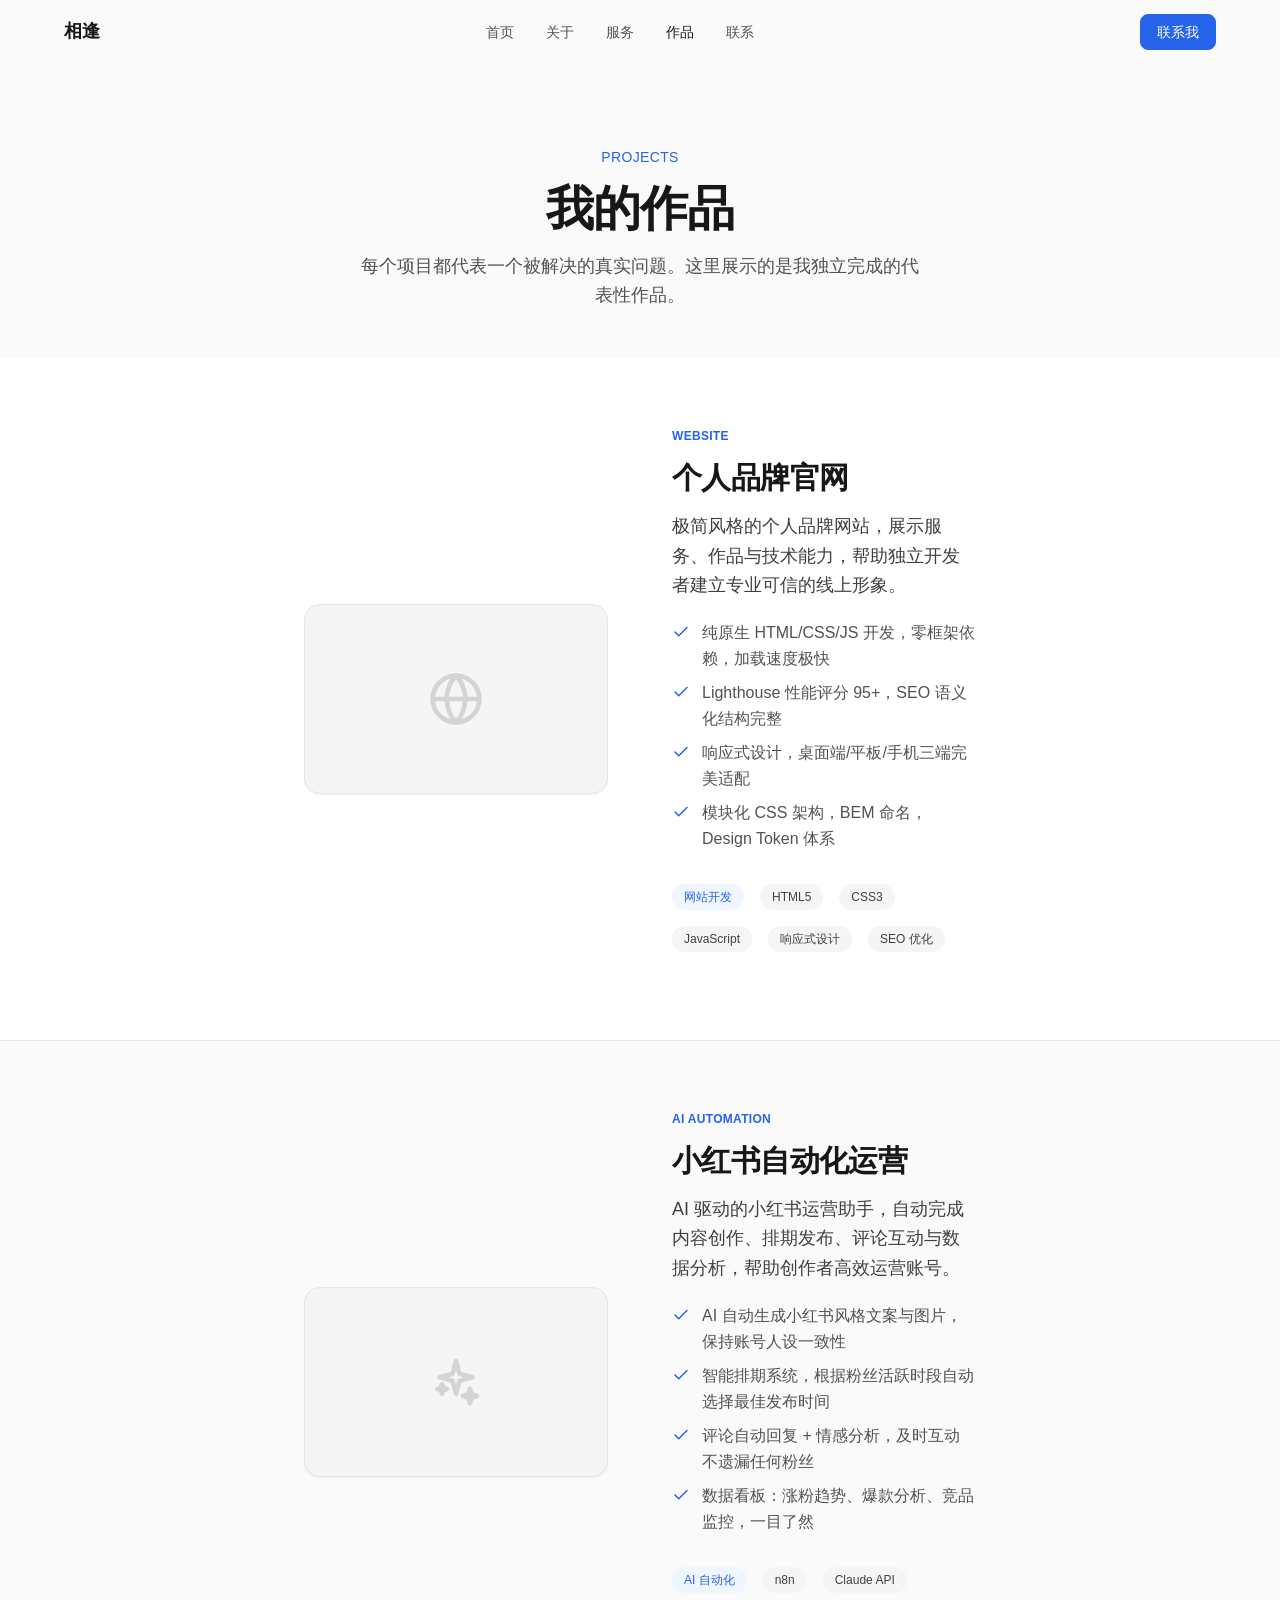
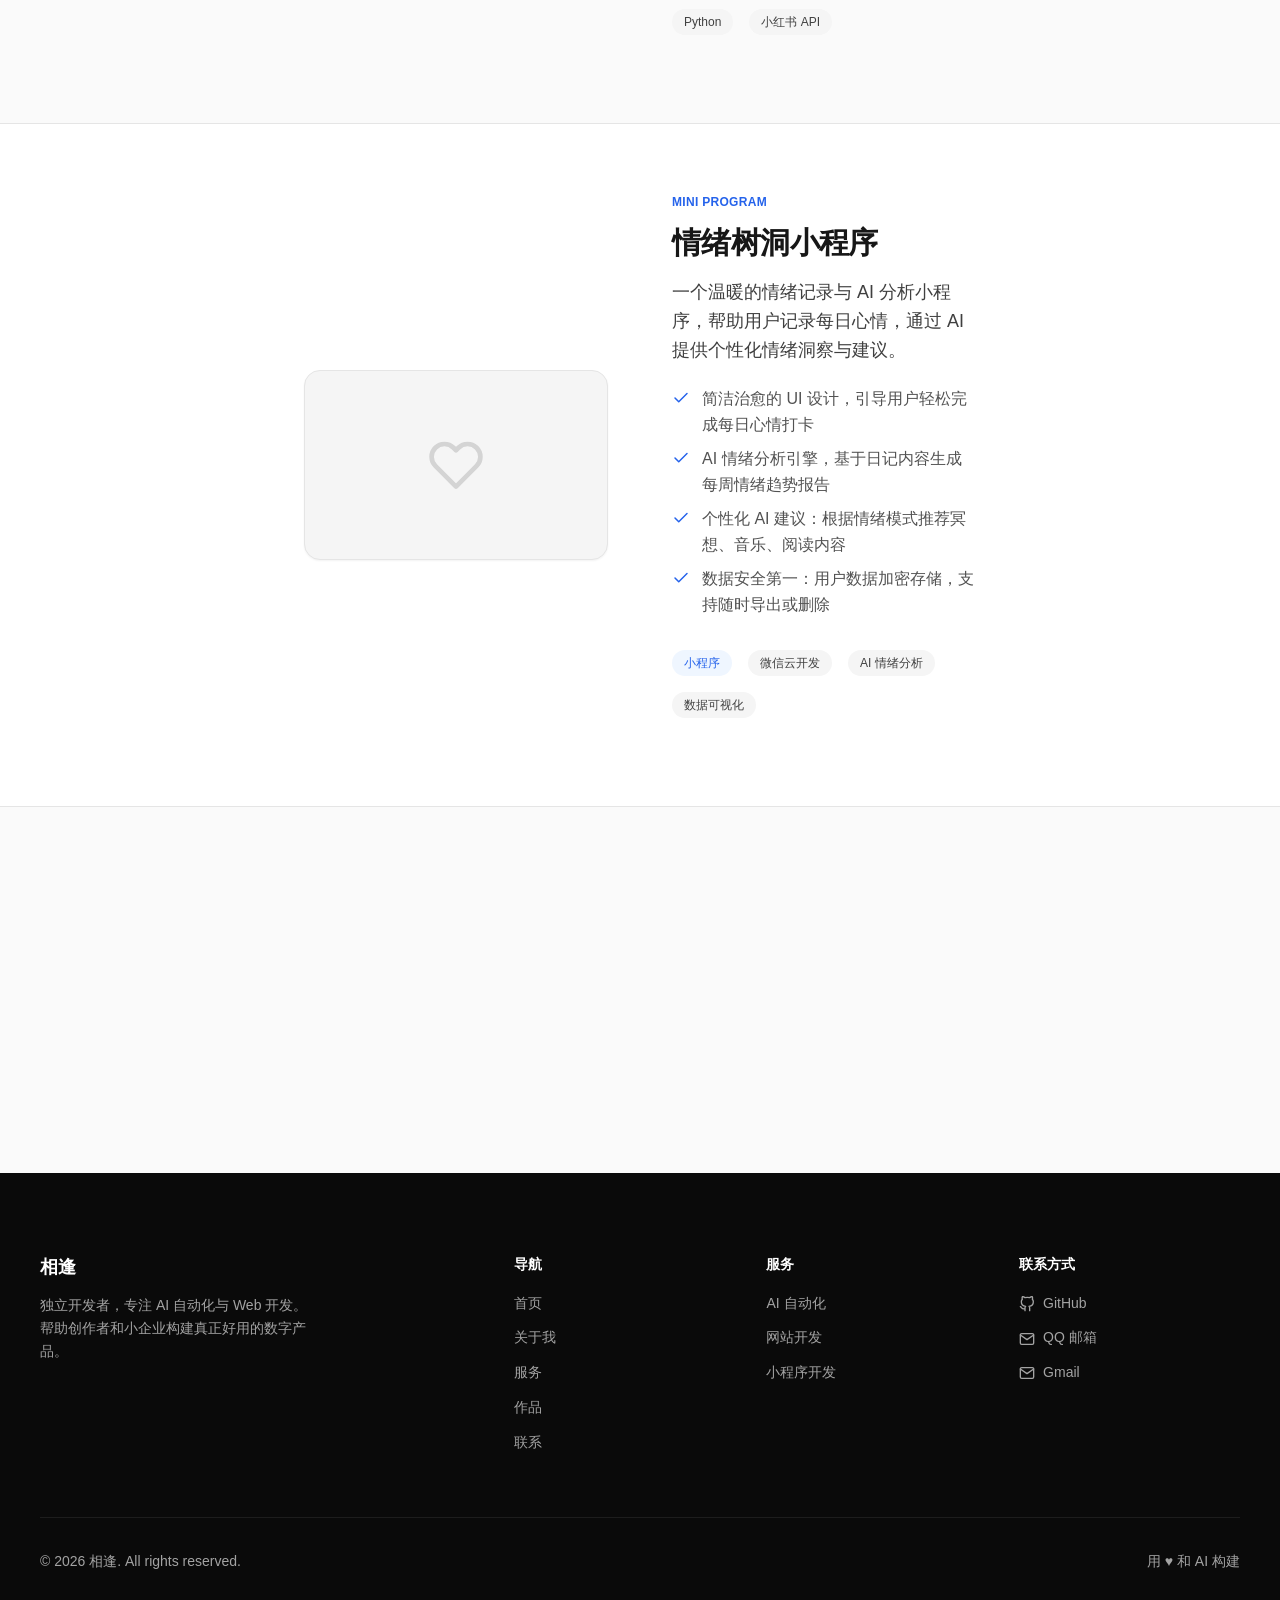
<file: 个人网站/projects.html>
<!DOCTYPE html>
<html lang="zh-CN">
<head>
  <meta charset="UTF-8">
  <meta name="viewport" content="width=device-width, initial-scale=1.0">
  <meta name="description" content="相逢的作品 — 个人品牌官网、小红书自动化运营、情绪树洞小程序">
  <meta name="keywords" content="网站开发,AI自动化,小程序开发,作品案例">

  <meta property="og:title" content="作品 — 相逢">
  <meta property="og:description" content="个人品牌官网 · 小红书自动化运营 · 情绪树洞小程序">
  <meta property="og:type" content="website">

  <meta name="twitter:card" content="summary_large_image">
  <meta name="twitter:title" content="作品 — 相逢">

  <meta name="theme-color" content="#FAFAFA" media="(prefers-color-scheme: light)">
  <meta name="theme-color" content="#0A0A0A" media="(prefers-color-scheme: dark)">

  <title>作品 — 相逢 | 个人品牌官网 · 小红书自动化运营 · 情绪树洞小程序</title>

  <link rel="icon" href="favicon.ico" sizes="any">
  <link rel="apple-touch-icon" href="apple-touch-icon.png">
  <link rel="preload" href="assets/images/icons/icons.svg" as="image" type="image/svg+xml">

  <link rel="stylesheet" href="css/reset.css">
  <link rel="stylesheet" href="css/variables.css">
  <link rel="stylesheet" href="css/global.css">
  <link rel="stylesheet" href="css/layout.css">
  <link rel="stylesheet" href="css/components.css">
  <link rel="stylesheet" href="css/home.css">
  <link rel="stylesheet" href="css/responsive.css">
  <style>
    .projects-hero {
      padding-top: calc(var(--header-height) + var(--space-20));
      padding-bottom: var(--space-12);
    }

    .projects-hero__title {
      font-size: var(--text-5xl);
      font-weight: var(--font-bold);
      color: var(--color-gray-900);
      line-height: var(--leading-none);
      letter-spacing: var(--tracking-tighter);
      margin-bottom: var(--space-4);
    }

    .projects-hero__subtitle {
      font-size: var(--text-lg);
      color: var(--color-gray-600);
      line-height: var(--leading-relaxed);
      max-width: 560px;
      margin: 0 auto;
    }

    /* Project detail block */
    .project-block {
      padding-top: var(--space-16);
      padding-bottom: var(--space-16);
      border-bottom: 1px solid var(--color-gray-200);
    }

    .project-block:last-child {
      border-bottom: none;
    }

    .project-block__grid {
      display: grid;
      grid-template-columns: 1fr 1fr;
      gap: var(--space-16);
      align-items: center;
    }

    .project-block__image {
      width: 100%;
      aspect-ratio: 16 / 10;
      background-color: var(--color-gray-100);
      border: 1px solid var(--color-gray-200);
      border-radius: var(--radius-xl);
      display: flex;
      align-items: center;
      justify-content: center;
      overflow: hidden;
      box-shadow: var(--shadow-sm);
    }

    .project-block__image .icon {
      width: 56px;
      height: 56px;
      color: var(--color-gray-300);
    }

    .project-block__label {
      display: inline-block;
      font-size: var(--text-xs);
      font-weight: var(--font-semibold);
      color: var(--color-accent);
      text-transform: uppercase;
      letter-spacing: var(--tracking-wide);
      margin-bottom: var(--space-3);
    }

    .project-block__title {
      font-size: var(--text-3xl);
      font-weight: var(--font-semibold);
      color: var(--color-gray-900);
      line-height: var(--leading-tight);
      margin-bottom: var(--space-4);
    }

    .project-block__desc {
      font-size: var(--text-lg);
      color: var(--color-gray-700);
      line-height: var(--leading-relaxed);
      margin-bottom: var(--space-5);
    }

    .project-block__highlights {
      margin-bottom: var(--space-6);
    }

    .project-block__highlights li {
      display: flex;
      align-items: flex-start;
      gap: var(--space-3);
      font-size: var(--text-base);
      color: var(--color-gray-600);
      line-height: var(--leading-relaxed);
      padding-bottom: var(--space-2);
    }

    .project-block__check {
      flex-shrink: 0;
      width: 18px;
      height: 18px;
      margin-top: 3px;
      color: var(--color-accent);
    }

    .project-block__tech {
      margin-bottom: var(--space-6);
    }

    @media (max-width: 1024px) {
      .project-block__grid {
        grid-template-columns: 1fr;
        gap: var(--space-8);
      }

      .project-block__image {
        order: -1;
        aspect-ratio: 16 / 9;
      }

      .projects-hero__title {
        font-size: var(--text-4xl);
      }
    }

    @media (max-width: 640px) {
      .projects-hero {
        padding-top: calc(var(--header-height-mobile) + var(--space-12));
        padding-bottom: var(--space-8);
      }

      .projects-hero__title {
        font-size: var(--text-3xl);
      }

      .project-block {
        padding-top: var(--space-10);
        padding-bottom: var(--space-10);
      }

      .project-block__title {
        font-size: var(--text-2xl);
      }

      .project-block__desc {
        font-size: var(--text-base);
      }

      .project-block__image {
        aspect-ratio: 4 / 3;
      }
    }
  </style>
</head>
<body>

  <a href="#main-content" class="skip-to-content">跳转到主要内容</a>

  <!-- Header -->
  <header class="header" id="header">
    <div class="header__inner">
      <a href="index.html" class="header__logo" aria-label="回到首页">相逢</a>
      <nav class="header__nav" aria-label="主导航">
        <a href="index.html" data-page="index.html">首页</a>
        <a href="about.html" data-page="about.html">关于</a>
        <a href="services.html" data-page="services.html">服务</a>
        <a href="projects.html" data-page="projects.html" class="active">作品</a>
        <a href="contact.html" data-page="contact.html">联系</a>
      </nav>
      <a href="contact.html" class="btn btn--primary btn--sm header__cta">联系我</a>
      <button class="header__menu-btn" id="menuBtn" aria-label="打开菜单" aria-expanded="false">
        <svg class="icon" aria-hidden="true"><use href="assets/images/icons/icons.svg#icon-menu"/></svg>
      </button>
    </div>
  </header>

  <!-- Mobile Menu -->
  <div class="mobile-menu" id="mobileMenu" aria-hidden="true" inert>
    <a href="index.html" data-page="index.html">首页</a>
    <a href="about.html" data-page="about.html">关于</a>
    <a href="services.html" data-page="services.html">服务</a>
    <a href="projects.html" data-page="projects.html">作品</a>
    <a href="contact.html" data-page="contact.html">联系</a>
    <a href="contact.html" class="btn btn--primary mobile-menu__cta">联系我</a>
  </div>

  <main id="main-content">

    <!-- ===== Projects Hero ===== -->
    <section class="projects-hero" aria-labelledby="projects-hero-title">
      <div class="container container--narrow text-center">
        <span class="section__label">Projects</span>
        <h1 class="projects-hero__title" id="projects-hero-title">我的作品</h1>
        <p class="projects-hero__subtitle">
          每个项目都代表一个被解决的真实问题。这里展示的是我独立完成的代表性作品。
        </p>
      </div>
    </section>

    <!-- ===== 作品1：个人品牌官网 ===== -->
    <section class="project-block section--alt" aria-labelledby="p1-title">
      <div class="container container--narrow">
        <div class="project-block__grid">
          <div class="project-block__image">
            <svg class="icon" aria-hidden="true"><use href="assets/images/icons/icons.svg#icon-globe"/></svg>
          </div>
          <div>
            <span class="project-block__label">Website</span>
            <h2 class="project-block__title" id="p1-title">个人品牌官网</h2>
            <p class="project-block__desc">
              极简风格的个人品牌网站，展示服务、作品与技术能力，帮助独立开发者建立专业可信的线上形象。
            </p>
            <ul class="project-block__highlights">
              <li>
                <svg class="project-block__check" aria-hidden="true"><use href="assets/images/icons/icons.svg#icon-check"/></svg>
                <span>纯原生 HTML/CSS/JS 开发，零框架依赖，加载速度极快</span>
              </li>
              <li>
                <svg class="project-block__check" aria-hidden="true"><use href="assets/images/icons/icons.svg#icon-check"/></svg>
                <span>Lighthouse 性能评分 95+，SEO 语义化结构完整</span>
              </li>
              <li>
                <svg class="project-block__check" aria-hidden="true"><use href="assets/images/icons/icons.svg#icon-check"/></svg>
                <span>响应式设计，桌面端/平板/手机三端完美适配</span>
              </li>
              <li>
                <svg class="project-block__check" aria-hidden="true"><use href="assets/images/icons/icons.svg#icon-check"/></svg>
                <span>模块化 CSS 架构，BEM 命名，Design Token 体系</span>
              </li>
            </ul>
            <div class="project-block__tech">
              <div class="cluster">
                <span class="tag tag--accent">网站开发</span>
                <span class="tag tag--default">HTML5</span>
                <span class="tag tag--default">CSS3</span>
                <span class="tag tag--default">JavaScript</span>
                <span class="tag tag--default">响应式设计</span>
                <span class="tag tag--default">SEO 优化</span>
              </div>
            </div>
          </div>
        </div>
      </div>
    </section>

    <!-- ===== 作品2：小红书自动化运营 ===== -->
    <section class="project-block" aria-labelledby="p2-title">
      <div class="container container--narrow">
        <div class="project-block__grid">
          <div class="project-block__image">
            <svg class="icon" aria-hidden="true"><use href="assets/images/icons/icons.svg#icon-sparkles"/></svg>
          </div>
          <div>
            <span class="project-block__label">AI Automation</span>
            <h2 class="project-block__title" id="p2-title">小红书自动化运营</h2>
            <p class="project-block__desc">
              AI 驱动的小红书运营助手，自动完成内容创作、排期发布、评论互动与数据分析，帮助创作者高效运营账号。
            </p>
            <ul class="project-block__highlights">
              <li>
                <svg class="project-block__check" aria-hidden="true"><use href="assets/images/icons/icons.svg#icon-check"/></svg>
                <span>AI 自动生成小红书风格文案与图片，保持账号人设一致性</span>
              </li>
              <li>
                <svg class="project-block__check" aria-hidden="true"><use href="assets/images/icons/icons.svg#icon-check"/></svg>
                <span>智能排期系统，根据粉丝活跃时段自动选择最佳发布时间</span>
              </li>
              <li>
                <svg class="project-block__check" aria-hidden="true"><use href="assets/images/icons/icons.svg#icon-check"/></svg>
                <span>评论自动回复 + 情感分析，及时互动不遗漏任何粉丝</span>
              </li>
              <li>
                <svg class="project-block__check" aria-hidden="true"><use href="assets/images/icons/icons.svg#icon-check"/></svg>
                <span>数据看板：涨粉趋势、爆款分析、竞品监控，一目了然</span>
              </li>
            </ul>
            <div class="project-block__tech">
              <div class="cluster">
                <span class="tag tag--accent">AI 自动化</span>
                <span class="tag tag--default">n8n</span>
                <span class="tag tag--default">Claude API</span>
                <span class="tag tag--default">Python</span>
                <span class="tag tag--default">小红书 API</span>
              </div>
            </div>
          </div>
        </div>
      </div>
    </section>

    <!-- ===== 作品3：情绪树洞小程序 ===== -->
    <section class="project-block section--alt" aria-labelledby="p3-title">
      <div class="container container--narrow">
        <div class="project-block__grid">
          <div class="project-block__image">
            <svg class="icon" aria-hidden="true"><use href="assets/images/icons/icons.svg#icon-heart"/></svg>
          </div>
          <div>
            <span class="project-block__label">Mini Program</span>
            <h2 class="project-block__title" id="p3-title">情绪树洞小程序</h2>
            <p class="project-block__desc">
              一个温暖的情绪记录与 AI 分析小程序，帮助用户记录每日心情，通过 AI 提供个性化情绪洞察与建议。
            </p>
            <ul class="project-block__highlights">
              <li>
                <svg class="project-block__check" aria-hidden="true"><use href="assets/images/icons/icons.svg#icon-check"/></svg>
                <span>简洁治愈的 UI 设计，引导用户轻松完成每日心情打卡</span>
              </li>
              <li>
                <svg class="project-block__check" aria-hidden="true"><use href="assets/images/icons/icons.svg#icon-check"/></svg>
                <span>AI 情绪分析引擎，基于日记内容生成每周情绪趋势报告</span>
              </li>
              <li>
                <svg class="project-block__check" aria-hidden="true"><use href="assets/images/icons/icons.svg#icon-check"/></svg>
                <span>个性化 AI 建议：根据情绪模式推荐冥想、音乐、阅读内容</span>
              </li>
              <li>
                <svg class="project-block__check" aria-hidden="true"><use href="assets/images/icons/icons.svg#icon-check"/></svg>
                <span>数据安全第一：用户数据加密存储，支持随时导出或删除</span>
              </li>
            </ul>
            <div class="project-block__tech">
              <div class="cluster">
                <span class="tag tag--accent">小程序</span>
                <span class="tag tag--default">微信云开发</span>
                <span class="tag tag--default">AI 情绪分析</span>
                <span class="tag tag--default">数据可视化</span>
              </div>
            </div>
          </div>
        </div>
      </div>
    </section>

    <!-- ===== CTA ===== -->
    <section class="section" aria-labelledby="project-cta-title">
      <div class="container container--narrow text-center">
        <h2 class="section__title" id="project-cta-title">有类似的项目需求？</h2>
        <p class="section__subtitle mb-8">每个项目都是从一句"这个能做吗"开始的，欢迎来聊聊你的想法</p>
        <a href="contact.html" class="btn btn--primary btn--lg">
          <svg class="btn__icon" aria-hidden="true"><use href="assets/images/icons/icons.svg#icon-mail"/></svg>
          联系我
        </a>
      </div>
    </section>

  </main>

  <!-- Footer -->
  <footer class="footer">
    <div class="footer__inner">
      <div class="footer__grid">
        <div>
          <div class="footer__brand">相逢</div>
          <p class="footer__brand-desc">
            独立开发者，专注 AI 自动化与 Web 开发。<br>
            帮助创作者和小企业构建真正好用的数字产品。
          </p>
        </div>
        <div>
          <div class="footer__col-title">导航</div>
          <div class="footer__links">
            <a href="index.html">首页</a>
            <a href="about.html">关于我</a>
            <a href="services.html">服务</a>
            <a href="projects.html">作品</a>
            <a href="contact.html">联系</a>
          </div>
        </div>
        <div>
          <div class="footer__col-title">服务</div>
          <div class="footer__links">
            <a href="services.html#ai-automation">AI 自动化</a>
            <a href="services.html#web-development">网站开发</a>
            <a href="services.html#mini-program">小程序开发</a>
          </div>
        </div>
        <div>
          <div class="footer__col-title">联系方式</div>
          <div class="footer__links">
            <a href="https://github.com/chj071024" target="_blank" rel="noopener noreferrer">
              <svg class="icon icon--sm footer__link-icon" aria-hidden="true"><use href="assets/images/icons/icons.svg#icon-github"/></svg>
              GitHub
            </a>
            <a href="mailto:2370083386@qq.com">
              <svg class="icon icon--sm footer__link-icon" aria-hidden="true"><use href="assets/images/icons/icons.svg#icon-mail"/></svg>
              QQ 邮箱
            </a>
            <a href="mailto:xf2370083386@gmail.com">
              <svg class="icon icon--sm footer__link-icon" aria-hidden="true"><use href="assets/images/icons/icons.svg#icon-mail"/></svg>
              Gmail
            </a>
          </div>
        </div>
      </div>
      <div class="footer__bottom">
        <span>&copy; 2026 相逢. All rights reserved.</span>
        <span>用 &hearts; 和 AI 构建</span>
      </div>
    </div>
  </footer>

  <button class="back-to-top" id="backToTop" aria-label="回到顶部">
    <svg class="icon" aria-hidden="true"><use href="assets/images/icons/icons.svg#icon-arrow-up"/></svg>
  </button>

  <script src="js/main.js"></script>
</body>
</html>
</file>
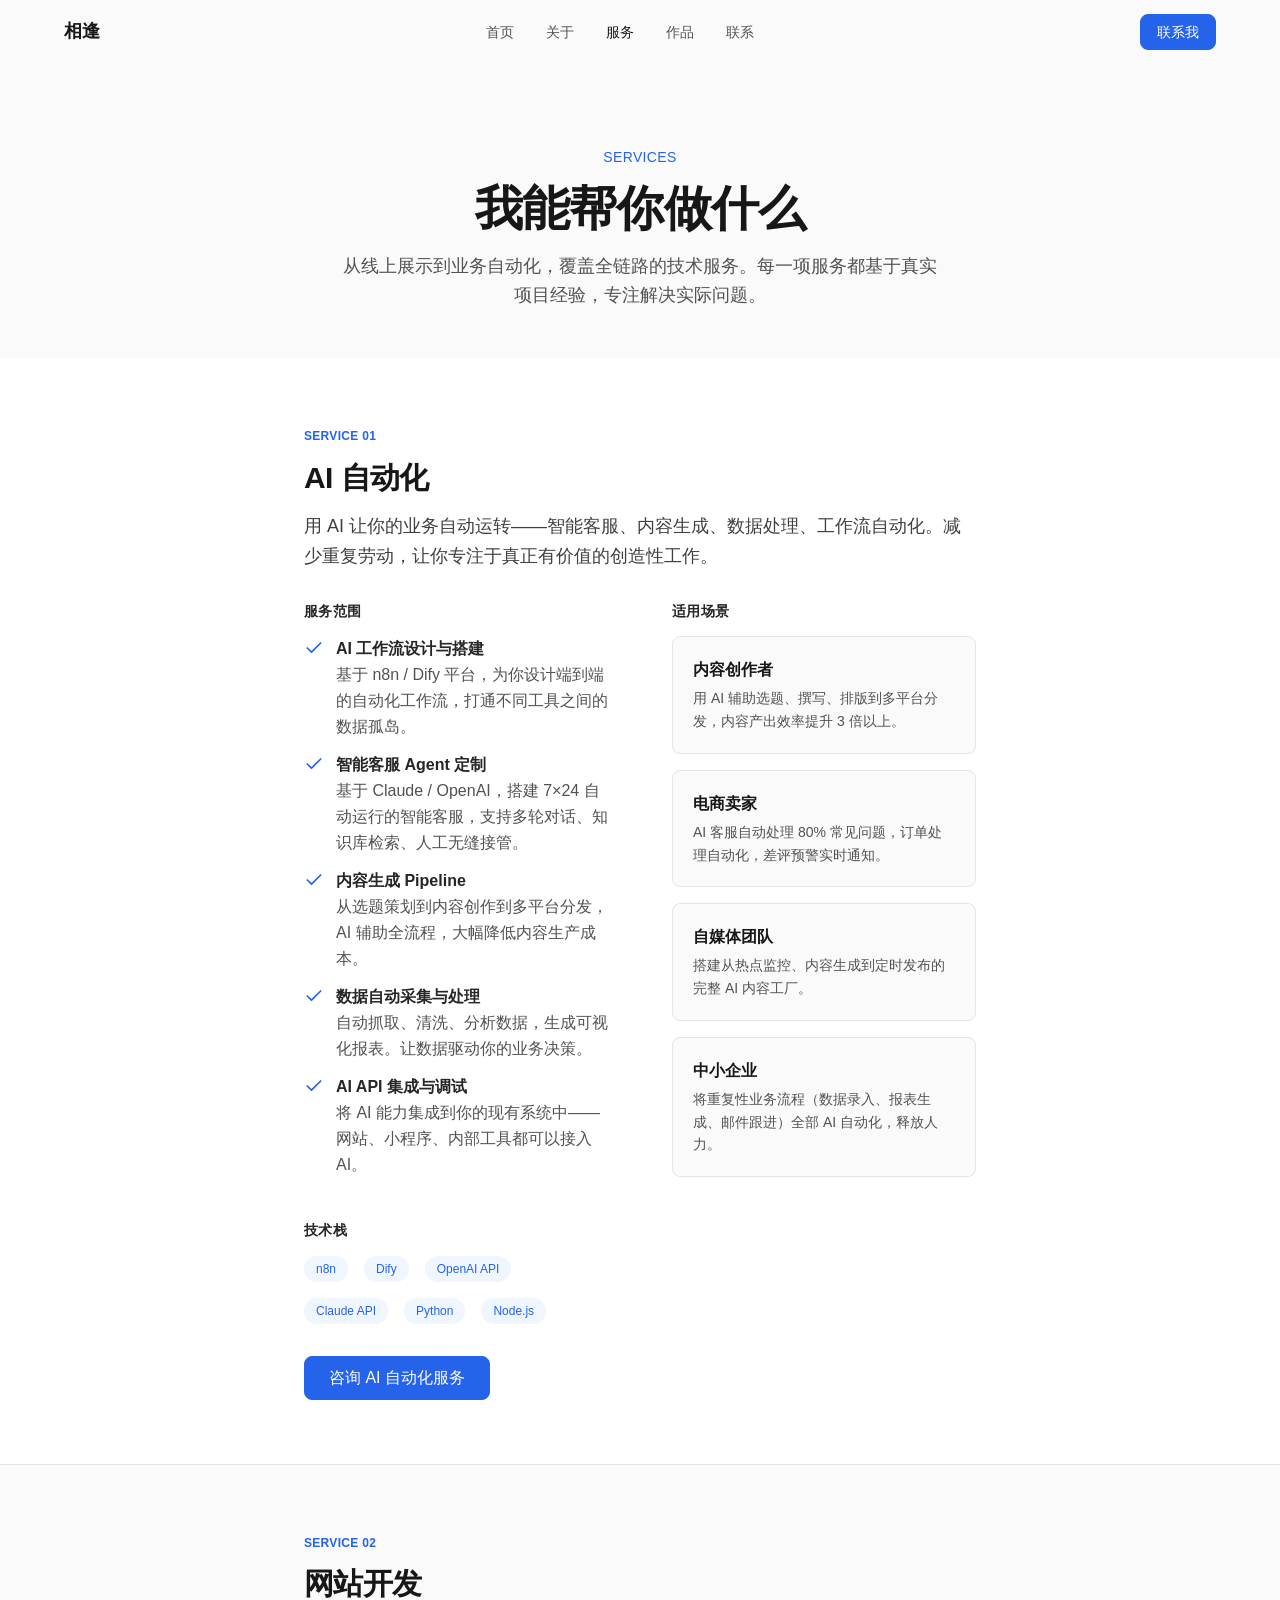
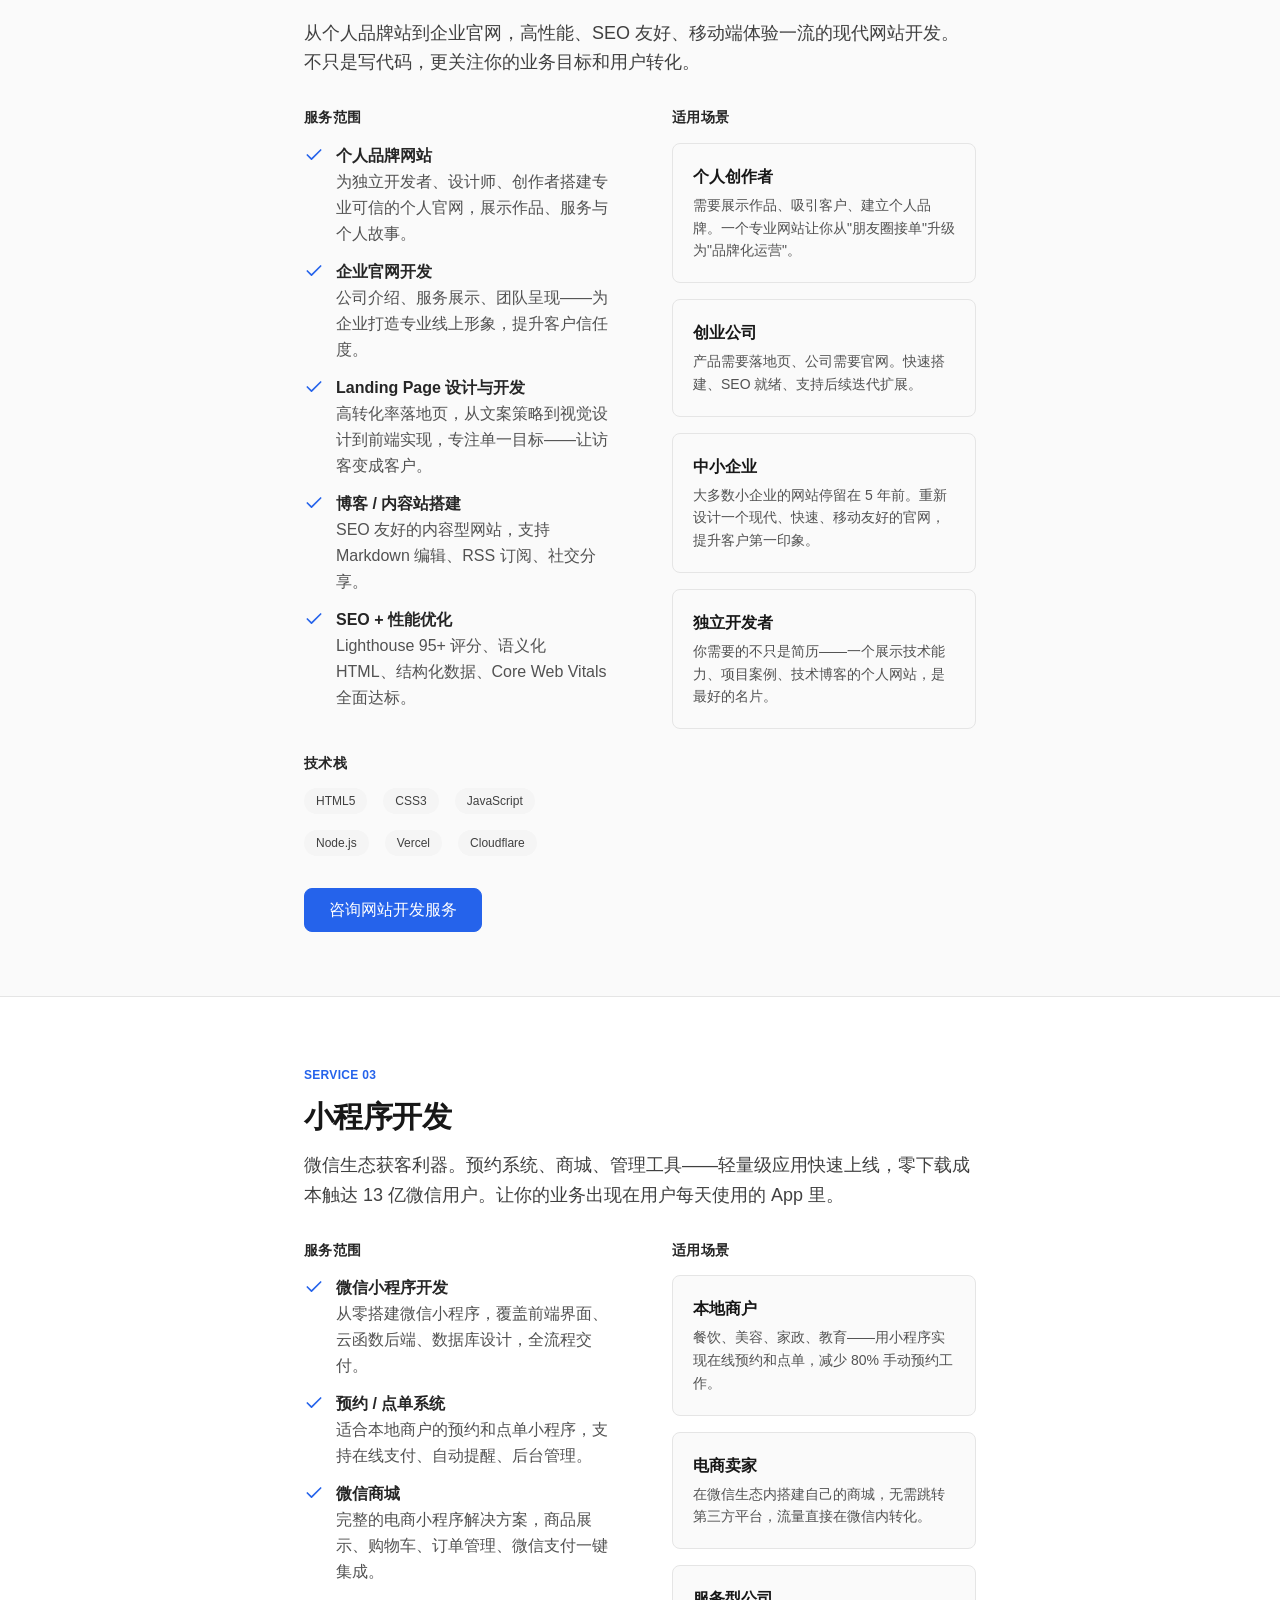
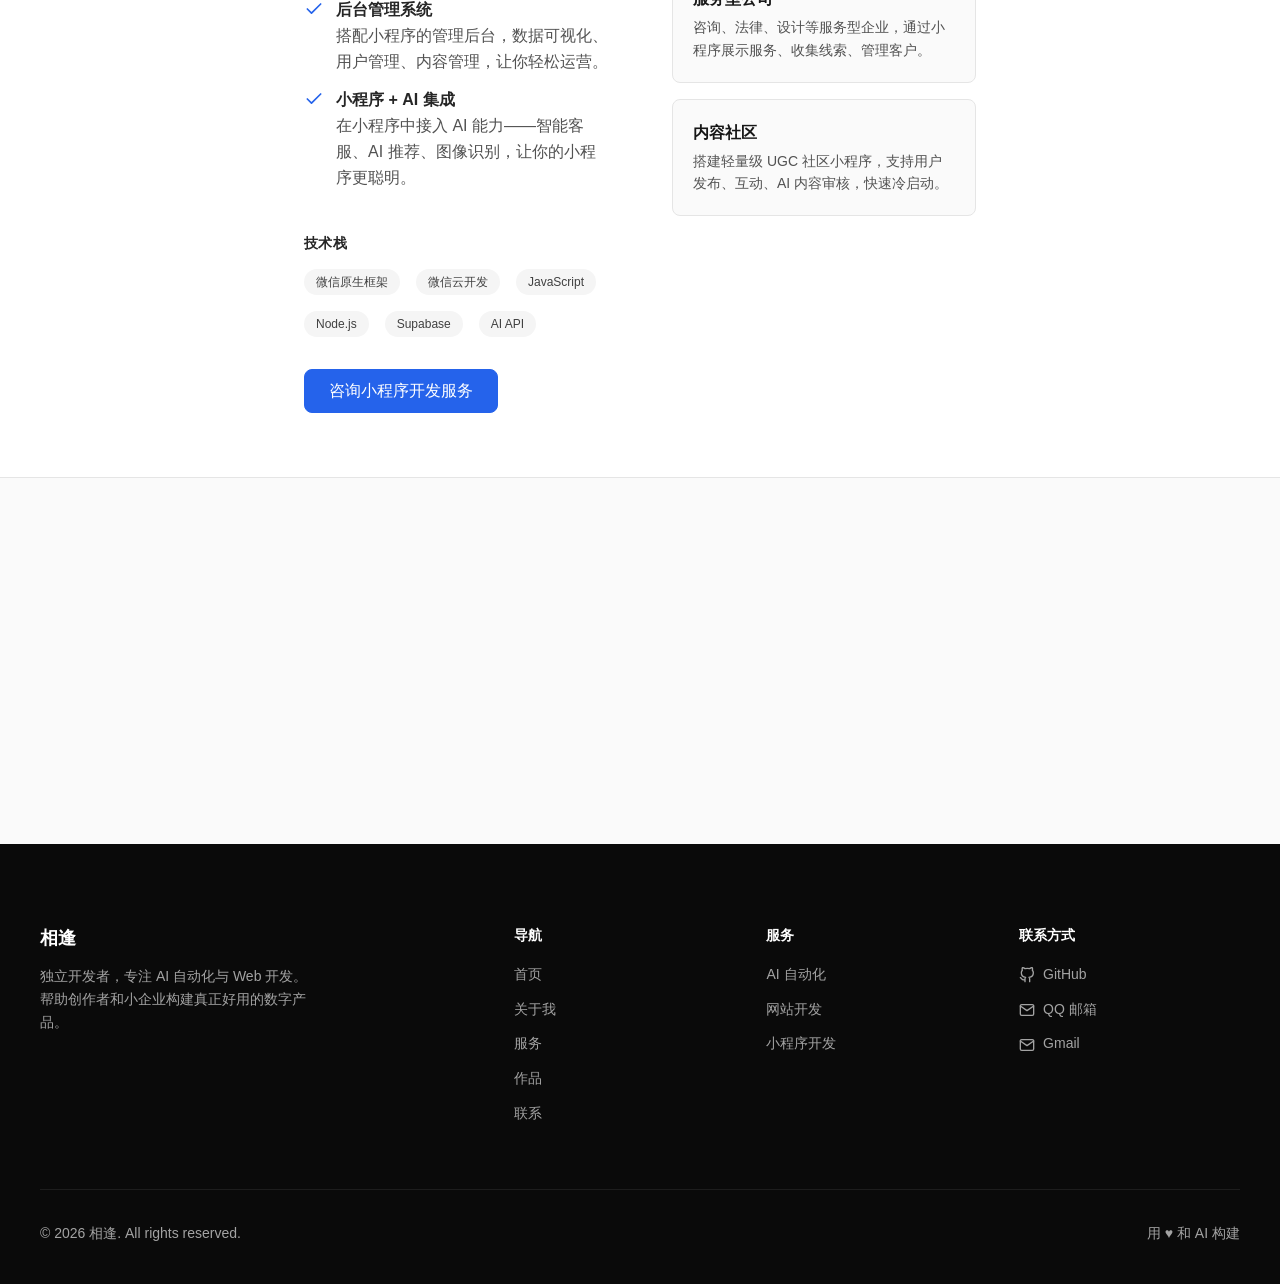
<file: 个人网站/services.html>
<!DOCTYPE html>
<html lang="zh-CN">
<head>
  <meta charset="UTF-8">
  <meta name="viewport" content="width=device-width, initial-scale=1.0">
  <meta name="description" content="相逢的服务 — AI自动化、网站开发、小程序开发，为创作者和小企业提供专业技术服务">
  <meta name="keywords" content="AI自动化,网站开发,小程序开发,AI Agent,独立开发者">

  <meta property="og:title" content="服务 — 相逢">
  <meta property="og:description" content="AI自动化 · 网站开发 · 小程序开发">
  <meta property="og:type" content="website">

  <meta name="twitter:card" content="summary_large_image">
  <meta name="twitter:title" content="服务 — 相逢">

  <meta name="theme-color" content="#FAFAFA" media="(prefers-color-scheme: light)">
  <meta name="theme-color" content="#0A0A0A" media="(prefers-color-scheme: dark)">

  <title>服务 — 相逢 | AI自动化 · 网站开发 · 小程序开发</title>

  <link rel="icon" href="favicon.ico" sizes="any">
  <link rel="apple-touch-icon" href="apple-touch-icon.png">
  <link rel="preload" href="assets/images/icons/icons.svg" as="image" type="image/svg+xml">

  <link rel="stylesheet" href="css/reset.css">
  <link rel="stylesheet" href="css/variables.css">
  <link rel="stylesheet" href="css/global.css">
  <link rel="stylesheet" href="css/layout.css">
  <link rel="stylesheet" href="css/components.css">
  <link rel="stylesheet" href="css/home.css">
  <link rel="stylesheet" href="css/responsive.css">
  <style>
    /* ===== Service Hero ===== */
    .service-hero {
      padding-top: calc(var(--header-height) + var(--space-20));
      padding-bottom: var(--space-12);
    }

    .service-hero__icon {
      width: 48px;
      height: 48px;
      color: var(--color-accent);
      margin-bottom: var(--space-5);
    }

    .service-hero__title {
      font-size: var(--text-5xl);
      font-weight: var(--font-bold);
      color: var(--color-gray-900);
      line-height: var(--leading-none);
      letter-spacing: var(--tracking-tighter);
      margin-bottom: var(--space-4);
    }

    .service-hero__subtitle {
      font-size: var(--text-lg);
      color: var(--color-gray-600);
      line-height: var(--leading-relaxed);
      max-width: 600px;
    }

    /* ===== Service Detail Block ===== */
    .service-detail {
      padding-top: var(--space-16);
      padding-bottom: var(--space-16);
      border-bottom: 1px solid var(--color-gray-200);
    }

    .service-detail:last-child {
      border-bottom: none;
    }

    .service-detail__grid {
      display: grid;
      grid-template-columns: 1fr 1fr;
      gap: var(--space-16);
      align-items: start;
    }

    .service-detail__label {
      display: inline-block;
      font-size: var(--text-xs);
      font-weight: var(--font-semibold);
      color: var(--color-accent);
      text-transform: uppercase;
      letter-spacing: var(--tracking-wide);
      margin-bottom: var(--space-3);
    }

    .service-detail__title {
      font-size: var(--text-3xl);
      font-weight: var(--font-semibold);
      color: var(--color-gray-900);
      line-height: var(--leading-tight);
      margin-bottom: var(--space-4);
    }

    .service-detail__intro {
      font-size: var(--text-lg);
      color: var(--color-gray-700);
      line-height: var(--leading-relaxed);
      margin-bottom: var(--space-6);
    }

    .service-detail__list {
      margin-bottom: var(--space-8);
    }

    .service-detail__list li {
      display: flex;
      align-items: flex-start;
      gap: var(--space-3);
      font-size: var(--text-base);
      color: var(--color-gray-600);
      line-height: var(--leading-relaxed);
      padding-bottom: var(--space-3);
    }

    .service-detail__check {
      flex-shrink: 0;
      width: 20px;
      height: 20px;
      margin-top: 2px;
      color: var(--color-accent);
    }

    .service-detail__section-title {
      font-size: var(--text-sm);
      font-weight: var(--font-semibold);
      color: var(--color-gray-800);
      text-transform: uppercase;
      letter-spacing: var(--tracking-wide);
      margin-bottom: var(--space-4);
    }

    .service-detail__scenarios {
      display: flex;
      flex-direction: column;
      gap: var(--space-4);
    }

    .scenario-card {
      padding: var(--space-5);
      background-color: var(--color-gray-50);
      border-radius: var(--radius-md);
      border: 1px solid var(--color-gray-200);
    }

    .scenario-card__title {
      font-size: var(--text-base);
      font-weight: var(--font-semibold);
      color: var(--color-gray-900);
      margin-bottom: var(--space-1);
    }

    .scenario-card__desc {
      font-size: var(--text-sm);
      color: var(--color-gray-600);
      line-height: var(--leading-relaxed);
    }

    /* FAQ inline */
    .service-faq {
      padding: var(--space-16) 0;
    }

    @media (max-width: 1024px) {
      .service-detail__grid {
        grid-template-columns: 1fr;
        gap: var(--space-8);
      }

      .service-hero__title {
        font-size: var(--text-4xl);
      }
    }

    @media (max-width: 640px) {
      .service-hero {
        padding-top: calc(var(--header-height-mobile) + var(--space-12));
        padding-bottom: var(--space-8);
      }

      .service-hero__title {
        font-size: var(--text-3xl);
      }

      .service-detail {
        padding-top: var(--space-10);
        padding-bottom: var(--space-10);
      }

      .service-detail__title {
        font-size: var(--text-2xl);
      }
    }
  </style>
</head>
<body>

  <a href="#main-content" class="skip-to-content">跳转到主要内容</a>

  <!-- Header -->
  <header class="header" id="header">
    <div class="header__inner">
      <a href="index.html" class="header__logo" aria-label="回到首页">相逢</a>
      <nav class="header__nav" aria-label="主导航">
        <a href="index.html" data-page="index.html">首页</a>
        <a href="about.html" data-page="about.html">关于</a>
        <a href="services.html" data-page="services.html" class="active">服务</a>
        <a href="projects.html" data-page="projects.html">作品</a>
        <a href="contact.html" data-page="contact.html">联系</a>
      </nav>
      <a href="contact.html" class="btn btn--primary btn--sm header__cta">联系我</a>
      <button class="header__menu-btn" id="menuBtn" aria-label="打开菜单" aria-expanded="false">
        <svg class="icon" aria-hidden="true"><use href="assets/images/icons/icons.svg#icon-menu"/></svg>
      </button>
    </div>
  </header>

  <!-- Mobile Menu -->
  <div class="mobile-menu" id="mobileMenu" aria-hidden="true" inert>
    <a href="index.html" data-page="index.html">首页</a>
    <a href="about.html" data-page="about.html">关于</a>
    <a href="services.html" data-page="services.html">服务</a>
    <a href="projects.html" data-page="projects.html">作品</a>
    <a href="contact.html" data-page="contact.html">联系</a>
    <a href="contact.html" class="btn btn--primary mobile-menu__cta">联系我</a>
  </div>

  <main id="main-content">

    <!-- ===== Service Hero ===== -->
    <section class="service-hero" aria-labelledby="service-hero-title">
      <div class="container container--narrow text-center">
        <span class="section__label">Services</span>
        <h1 class="service-hero__title" id="service-hero-title">我能帮你做什么</h1>
        <p class="service-hero__subtitle" style="margin: 0 auto;">
          从线上展示到业务自动化，覆盖全链路的技术服务。每一项服务都基于真实项目经验，专注解决实际问题。
        </p>
      </div>
    </section>

    <!-- ===== 服务1：AI 自动化 ===== -->
    <section class="service-detail section--alt" id="ai-automation" aria-labelledby="ai-title">
      <div class="container container--narrow">
        <span class="service-detail__label">Service 01</span>
        <h2 class="service-detail__title" id="ai-title">AI 自动化</h2>
        <p class="service-detail__intro">
          用 AI 让你的业务自动运转——智能客服、内容生成、数据处理、工作流自动化。减少重复劳动，让你专注于真正有价值的创造性工作。
        </p>

        <div class="service-detail__grid" style="margin-top: var(--space-8);">
          <!-- 左列：服务清单 -->
          <div>
            <h3 class="service-detail__section-title">服务范围</h3>
            <ul class="service-detail__list">
              <li>
                <svg class="service-detail__check" aria-hidden="true"><use href="assets/images/icons/icons.svg#icon-check"/></svg>
                <span><strong>AI 工作流设计与搭建</strong><br>基于 n8n / Dify 平台，为你设计端到端的自动化工作流，打通不同工具之间的数据孤岛。</span>
              </li>
              <li>
                <svg class="service-detail__check" aria-hidden="true"><use href="assets/images/icons/icons.svg#icon-check"/></svg>
                <span><strong>智能客服 Agent 定制</strong><br>基于 Claude / OpenAI，搭建 7×24 自动运行的智能客服，支持多轮对话、知识库检索、人工无缝接管。</span>
              </li>
              <li>
                <svg class="service-detail__check" aria-hidden="true"><use href="assets/images/icons/icons.svg#icon-check"/></svg>
                <span><strong>内容生成 Pipeline</strong><br>从选题策划到内容创作到多平台分发，AI 辅助全流程，大幅降低内容生产成本。</span>
              </li>
              <li>
                <svg class="service-detail__check" aria-hidden="true"><use href="assets/images/icons/icons.svg#icon-check"/></svg>
                <span><strong>数据自动采集与处理</strong><br>自动抓取、清洗、分析数据，生成可视化报表。让数据驱动你的业务决策。</span>
              </li>
              <li>
                <svg class="service-detail__check" aria-hidden="true"><use href="assets/images/icons/icons.svg#icon-check"/></svg>
                <span><strong>AI API 集成与调试</strong><br>将 AI 能力集成到你的现有系统中——网站、小程序、内部工具都可以接入 AI。</span>
              </li>
            </ul>

            <h3 class="service-detail__section-title">技术栈</h3>
            <div class="cluster" style="margin-bottom: var(--space-8);">
              <span class="tag tag--accent">n8n</span>
              <span class="tag tag--accent">Dify</span>
              <span class="tag tag--accent">OpenAI API</span>
              <span class="tag tag--accent">Claude API</span>
              <span class="tag tag--accent">Python</span>
              <span class="tag tag--accent">Node.js</span>
            </div>

            <a href="contact.html" class="btn btn--primary">咨询 AI 自动化服务</a>
          </div>

          <!-- 右列：适用场景 -->
          <div>
            <h3 class="service-detail__section-title">适用场景</h3>
            <div class="service-detail__scenarios">
              <div class="scenario-card">
                <div class="scenario-card__title">内容创作者</div>
                <div class="scenario-card__desc">用 AI 辅助选题、撰写、排版到多平台分发，内容产出效率提升 3 倍以上。</div>
              </div>
              <div class="scenario-card">
                <div class="scenario-card__title">电商卖家</div>
                <div class="scenario-card__desc">AI 客服自动处理 80% 常见问题，订单处理自动化，差评预警实时通知。</div>
              </div>
              <div class="scenario-card">
                <div class="scenario-card__title">自媒体团队</div>
                <div class="scenario-card__desc">搭建从热点监控、内容生成到定时发布的完整 AI 内容工厂。</div>
              </div>
              <div class="scenario-card">
                <div class="scenario-card__title">中小企业</div>
                <div class="scenario-card__desc">将重复性业务流程（数据录入、报表生成、邮件跟进）全部 AI 自动化，释放人力。</div>
              </div>
            </div>
          </div>
        </div>
      </div>
    </section>

    <!-- ===== 服务2：网站开发 ===== -->
    <section class="service-detail" id="web-development" aria-labelledby="web-title">
      <div class="container container--narrow">
        <span class="service-detail__label">Service 02</span>
        <h2 class="service-detail__title" id="web-title">网站开发</h2>
        <p class="service-detail__intro">
          从个人品牌站到企业官网，高性能、SEO 友好、移动端体验一流的现代网站开发。不只是写代码，更关注你的业务目标和用户转化。
        </p>

        <div class="service-detail__grid" style="margin-top: var(--space-8);">
          <div>
            <h3 class="service-detail__section-title">服务范围</h3>
            <ul class="service-detail__list">
              <li>
                <svg class="service-detail__check" aria-hidden="true"><use href="assets/images/icons/icons.svg#icon-check"/></svg>
                <span><strong>个人品牌网站</strong><br>为独立开发者、设计师、创作者搭建专业可信的个人官网，展示作品、服务与个人故事。</span>
              </li>
              <li>
                <svg class="service-detail__check" aria-hidden="true"><use href="assets/images/icons/icons.svg#icon-check"/></svg>
                <span><strong>企业官网开发</strong><br>公司介绍、服务展示、团队呈现——为企业打造专业线上形象，提升客户信任度。</span>
              </li>
              <li>
                <svg class="service-detail__check" aria-hidden="true"><use href="assets/images/icons/icons.svg#icon-check"/></svg>
                <span><strong>Landing Page 设计与开发</strong><br>高转化率落地页，从文案策略到视觉设计到前端实现，专注单一目标——让访客变成客户。</span>
              </li>
              <li>
                <svg class="service-detail__check" aria-hidden="true"><use href="assets/images/icons/icons.svg#icon-check"/></svg>
                <span><strong>博客 / 内容站搭建</strong><br>SEO 友好的内容型网站，支持 Markdown 编辑、RSS 订阅、社交分享。</span>
              </li>
              <li>
                <svg class="service-detail__check" aria-hidden="true"><use href="assets/images/icons/icons.svg#icon-check"/></svg>
                <span><strong>SEO + 性能优化</strong><br>Lighthouse 95+ 评分、语义化 HTML、结构化数据、Core Web Vitals 全面达标。</span>
              </li>
            </ul>

            <h3 class="service-detail__section-title">技术栈</h3>
            <div class="cluster" style="margin-bottom: var(--space-8);">
              <span class="tag tag--default">HTML5</span>
              <span class="tag tag--default">CSS3</span>
              <span class="tag tag--default">JavaScript</span>
              <span class="tag tag--default">Node.js</span>
              <span class="tag tag--default">Vercel</span>
              <span class="tag tag--default">Cloudflare</span>
            </div>

            <a href="contact.html" class="btn btn--primary">咨询网站开发服务</a>
          </div>

          <div>
            <h3 class="service-detail__section-title">适用场景</h3>
            <div class="service-detail__scenarios">
              <div class="scenario-card">
                <div class="scenario-card__title">个人创作者</div>
                <div class="scenario-card__desc">需要展示作品、吸引客户、建立个人品牌。一个专业网站让你从"朋友圈接单"升级为"品牌化运营"。</div>
              </div>
              <div class="scenario-card">
                <div class="scenario-card__title">创业公司</div>
                <div class="scenario-card__desc">产品需要落地页、公司需要官网。快速搭建、SEO 就绪、支持后续迭代扩展。</div>
              </div>
              <div class="scenario-card">
                <div class="scenario-card__title">中小企业</div>
                <div class="scenario-card__desc">大多数小企业的网站停留在 5 年前。重新设计一个现代、快速、移动友好的官网，提升客户第一印象。</div>
              </div>
              <div class="scenario-card">
                <div class="scenario-card__title">独立开发者</div>
                <div class="scenario-card__desc">你需要的不只是简历——一个展示技术能力、项目案例、技术博客的个人网站，是最好的名片。</div>
              </div>
            </div>
          </div>
        </div>
      </div>
    </section>

    <!-- ===== 服务3：小程序开发 ===== -->
    <section class="service-detail section--alt" id="mini-program" aria-labelledby="mp-title">
      <div class="container container--narrow">
        <span class="service-detail__label">Service 03</span>
        <h2 class="service-detail__title" id="mp-title">小程序开发</h2>
        <p class="service-detail__intro">
          微信生态获客利器。预约系统、商城、管理工具——轻量级应用快速上线，零下载成本触达 13 亿微信用户。让你的业务出现在用户每天使用的 App 里。
        </p>

        <div class="service-detail__grid" style="margin-top: var(--space-8);">
          <div>
            <h3 class="service-detail__section-title">服务范围</h3>
            <ul class="service-detail__list">
              <li>
                <svg class="service-detail__check" aria-hidden="true"><use href="assets/images/icons/icons.svg#icon-check"/></svg>
                <span><strong>微信小程序开发</strong><br>从零搭建微信小程序，覆盖前端界面、云函数后端、数据库设计，全流程交付。</span>
              </li>
              <li>
                <svg class="service-detail__check" aria-hidden="true"><use href="assets/images/icons/icons.svg#icon-check"/></svg>
                <span><strong>预约 / 点单系统</strong><br>适合本地商户的预约和点单小程序，支持在线支付、自动提醒、后台管理。</span>
              </li>
              <li>
                <svg class="service-detail__check" aria-hidden="true"><use href="assets/images/icons/icons.svg#icon-check"/></svg>
                <span><strong>微信商城</strong><br>完整的电商小程序解决方案，商品展示、购物车、订单管理、微信支付一键集成。</span>
              </li>
              <li>
                <svg class="service-detail__check" aria-hidden="true"><use href="assets/images/icons/icons.svg#icon-check"/></svg>
                <span><strong>后台管理系统</strong><br>搭配小程序的管理后台，数据可视化、用户管理、内容管理，让你轻松运营。</span>
              </li>
              <li>
                <svg class="service-detail__check" aria-hidden="true"><use href="assets/images/icons/icons.svg#icon-check"/></svg>
                <span><strong>小程序 + AI 集成</strong><br>在小程序中接入 AI 能力——智能客服、AI 推荐、图像识别，让你的小程序更聪明。</span>
              </li>
            </ul>

            <h3 class="service-detail__section-title">技术栈</h3>
            <div class="cluster" style="margin-bottom: var(--space-8);">
              <span class="tag tag--default">微信原生框架</span>
              <span class="tag tag--default">微信云开发</span>
              <span class="tag tag--default">JavaScript</span>
              <span class="tag tag--default">Node.js</span>
              <span class="tag tag--default">Supabase</span>
              <span class="tag tag--default">AI API</span>
            </div>

            <a href="contact.html" class="btn btn--primary">咨询小程序开发服务</a>
          </div>

          <div>
            <h3 class="service-detail__section-title">适用场景</h3>
            <div class="service-detail__scenarios">
              <div class="scenario-card">
                <div class="scenario-card__title">本地商户</div>
                <div class="scenario-card__desc">餐饮、美容、家政、教育——用小程序实现在线预约和点单，减少 80% 手动预约工作。</div>
              </div>
              <div class="scenario-card">
                <div class="scenario-card__title">电商卖家</div>
                <div class="scenario-card__desc">在微信生态内搭建自己的商城，无需跳转第三方平台，流量直接在微信内转化。</div>
              </div>
              <div class="scenario-card">
                <div class="scenario-card__title">服务型公司</div>
                <div class="scenario-card__desc">咨询、法律、设计等服务型企业，通过小程序展示服务、收集线索、管理客户。</div>
              </div>
              <div class="scenario-card">
                <div class="scenario-card__title">内容社区</div>
                <div class="scenario-card__desc">搭建轻量级 UGC 社区小程序，支持用户发布、互动、AI 内容审核，快速冷启动。</div>
              </div>
            </div>
          </div>
        </div>
      </div>
    </section>

    <!-- ===== CTA ===== -->
    <section class="section" aria-labelledby="service-cta-title">
      <div class="container container--narrow text-center">
        <h2 class="section__title" id="service-cta-title">不确定哪个服务适合你？</h2>
        <p class="section__subtitle mb-8">告诉我你的业务场景，我帮你分析最适合的技术方案</p>
        <a href="contact.html" class="btn btn--primary btn--lg">
          <svg class="btn__icon" aria-hidden="true"><use href="assets/images/icons/icons.svg#icon-mail"/></svg>
          免费咨询
        </a>
      </div>
    </section>

  </main>

  <!-- Footer -->
  <footer class="footer">
    <div class="footer__inner">
      <div class="footer__grid">
        <div>
          <div class="footer__brand">相逢</div>
          <p class="footer__brand-desc">
            独立开发者，专注 AI 自动化与 Web 开发。<br>
            帮助创作者和小企业构建真正好用的数字产品。
          </p>
        </div>
        <div>
          <div class="footer__col-title">导航</div>
          <div class="footer__links">
            <a href="index.html">首页</a>
            <a href="about.html">关于我</a>
            <a href="services.html">服务</a>
            <a href="projects.html">作品</a>
            <a href="contact.html">联系</a>
          </div>
        </div>
        <div>
          <div class="footer__col-title">服务</div>
          <div class="footer__links">
            <a href="services.html#ai-automation">AI 自动化</a>
            <a href="services.html#web-development">网站开发</a>
            <a href="services.html#mini-program">小程序开发</a>
          </div>
        </div>
        <div>
          <div class="footer__col-title">联系方式</div>
          <div class="footer__links">
            <a href="https://github.com/chj071024" target="_blank" rel="noopener noreferrer">
              <svg class="icon icon--sm footer__link-icon" aria-hidden="true"><use href="assets/images/icons/icons.svg#icon-github"/></svg>
              GitHub
            </a>
            <a href="mailto:2370083386@qq.com">
              <svg class="icon icon--sm footer__link-icon" aria-hidden="true"><use href="assets/images/icons/icons.svg#icon-mail"/></svg>
              QQ 邮箱
            </a>
            <a href="mailto:xf2370083386@gmail.com">
              <svg class="icon icon--sm footer__link-icon" aria-hidden="true"><use href="assets/images/icons/icons.svg#icon-mail"/></svg>
              Gmail
            </a>
          </div>
        </div>
      </div>
      <div class="footer__bottom">
        <span>&copy; 2026 相逢. All rights reserved.</span>
        <span>用 &hearts; 和 AI 构建</span>
      </div>
    </div>
  </footer>

  <button class="back-to-top" id="backToTop" aria-label="回到顶部">
    <svg class="icon" aria-hidden="true"><use href="assets/images/icons/icons.svg#icon-arrow-up"/></svg>
  </button>

  <script src="js/main.js"></script>
</body>
</html>
</file>
<file: css/variables.css>
/* ========================================
   CSS Custom Properties — Design Tokens
   所有设计变量的唯一来源
   严格遵循 design-system.md 定义
   ======================================== */

:root {
  /* ===== 中性色（Neutral） ===== */
  --color-black:       #0A0A0A;
  --color-gray-900:    #171717;
  --color-gray-800:    #262626;
  --color-gray-700:    #404040;
  --color-gray-600:    #525252;
  --color-gray-500:    #737373;
  --color-gray-400:    #A3A3A3;
  --color-gray-300:    #D4D4D4;
  --color-gray-200:    #E5E5E5;
  --color-gray-100:    #F5F5F5;
  --color-gray-50:     #FAFAFA;
  --color-white:       #FFFFFF;

  /* ===== 品牌色（Brand / Accent） ===== */
  --color-accent:        #2563EB;
  --color-accent-light:  #3B82F6;
  --color-accent-dark:   #1D4ED8;
  --color-accent-bg:     #EFF6FF;
  --color-accent-border: #BFDBFE;

  /* ===== 功能色（Functional） ===== */
  --color-success:    #16A34A;
  --color-success-bg: #F0FDF4;
  --color-warning:    #F59E0B;
  --color-warning-bg: #FFFBEB;
  --color-error:      #DC2626;
  --color-error-bg:   #FEF2F2;

  /* ===== 字体栈（Font Family） ===== */
  --font-sans: -apple-system, BlinkMacSystemFont, "Segoe UI", Roboto,
               "Helvetica Neue", Arial, "Noto Sans SC", "PingFang SC",
               "Microsoft YaHei", sans-serif;
  --font-mono: "SF Mono", "Fira Code", "Fira Mono", "Roboto Mono",
               "Consolas", "Liberation Mono", "Courier New", monospace;

  /* ===== 字号（Font Size） ===== */
  --text-xs:   0.75rem;    /* 12px */
  --text-sm:   0.875rem;   /* 14px */
  --text-base: 1rem;       /* 16px */
  --text-lg:   1.125rem;   /* 18px */
  --text-xl:   1.25rem;    /* 20px */
  --text-2xl:  1.5rem;     /* 24px */
  --text-3xl:  1.875rem;   /* 30px */
  --text-4xl:  2.25rem;    /* 36px */
  --text-5xl:  3rem;       /* 48px */
  --text-6xl:  3.75rem;    /* 60px */

  /* ===== 字重（Font Weight） ===== */
  --font-light:    300;
  --font-regular:  400;
  --font-medium:   500;
  --font-semibold: 600;
  --font-bold:     700;

  /* ===== 行高（Line Height） ===== */
  --leading-none:    1.15;
  --leading-tight:   1.25;
  --leading-snug:    1.375;
  --leading-normal:  1.5;
  --leading-relaxed: 1.625;
  --leading-loose:   1.75;

  /* ===== 字间距（Letter Spacing） ===== */
  --tracking-tighter: -0.02em;
  --tracking-normal:  0;
  --tracking-wide:    0.025em;

  /* ===== 间距（Spacing — 8px base） ===== */
  --space-0:  0;
  --space-1:  0.25rem;   /* 4px */
  --space-2:  0.5rem;    /* 8px */
  --space-3:  0.75rem;   /* 12px */
  --space-4:  1rem;      /* 16px */
  --space-5:  1.25rem;   /* 20px */
  --space-6:  1.5rem;    /* 24px */
  --space-8:  2rem;      /* 32px */
  --space-10: 2.5rem;    /* 40px */
  --space-12: 3rem;      /* 48px */
  --space-16: 4rem;      /* 64px */
  --space-20: 5rem;      /* 80px */
  --space-24: 6rem;      /* 96px */
  --space-32: 8rem;      /* 128px */
  --space-40: 10rem;     /* 160px */

  /* ===== 圆角（Border Radius） ===== */
  --radius-sm:   4px;
  --radius-md:   8px;
  --radius-lg:   12px;
  --radius-xl:   16px;
  --radius-full: 9999px;

  /* ===== 阴影（Box Shadow） ===== */
  --shadow-sm: 0 1px 2px rgba(0, 0, 0, 0.05);
  --shadow-md: 0 4px 6px rgba(0, 0, 0, 0.07);
  --shadow-lg: 0 10px 25px rgba(0, 0, 0, 0.1);
  --shadow-xl: 0 20px 50px rgba(0, 0, 0, 0.15);

  /* ===== 过渡（Transition） ===== */
  --transition-fast:   150ms ease;
  --transition-normal: 250ms ease;
  --transition-slow:   400ms ease;

  /* ===== 缓动函数（Easing） ===== */
  --ease-default:  ease;
  --ease-in:       ease-in;
  --ease-out:      ease-out;
  --ease-in-out:   ease-in-out;

  /* ===== 容器宽度（Max Width） ===== */
  --max-width-narrow:  720px;
  --max-width-default: 1200px;
  --max-width-wide:    1400px;

  /* ===== Header 高度 ===== */
  --header-height:        64px;
  --header-height-mobile: 56px;
}
</file>
<file: css/global.css>
/* ========================================
   Global CSS — 全局基础样式
   排版、链接、选区等全局规则
   ======================================== */

/* ===== Body ===== */
body {
  font-family: var(--font-sans);
  font-size: var(--text-base);
  font-weight: var(--font-regular);
  line-height: var(--leading-relaxed);
  color: var(--color-gray-700);
  background-color: var(--color-gray-50);
}

/* ===== Headings ===== */
h1, h2, h3, h4, h5, h6 {
  color: var(--color-gray-900);
  font-weight: var(--font-semibold);
  line-height: var(--leading-tight);
}

h1 { font-size: var(--text-5xl); letter-spacing: var(--tracking-tighter); }
h2 { font-size: var(--text-4xl); letter-spacing: var(--tracking-tighter); }
h3 { font-size: var(--text-3xl); }
h4 { font-size: var(--text-2xl); }
h5 { font-size: var(--text-xl); }
h6 { font-size: var(--text-lg); }

/* ===== Paragraph ===== */
p {
  margin-bottom: var(--space-4);
}

p:last-child {
  margin-bottom: 0;
}

/* ===== Links ===== */
a {
  color: var(--color-accent);
  text-decoration: none;
  transition: color var(--transition-fast);
}

a:hover {
  color: var(--color-accent-light);
}

/* Inline link in body text */
p a,
li a {
  text-decoration: underline;
  text-underline-offset: 2px;
  text-decoration-color: var(--color-accent-border);
}

p a:hover,
li a:hover {
  text-decoration-color: var(--color-accent);
}

/* ===== Selection ===== */
::selection {
  background-color: var(--color-accent);
  color: var(--color-white);
}

/* ===== Focus Visible ===== */
:focus-visible {
  outline: 2px solid var(--color-accent);
  outline-offset: 2px;
  border-radius: var(--radius-sm);
}

/* ===== Strong / Bold ===== */
strong, b {
  font-weight: var(--font-semibold);
  color: var(--color-gray-800);
}

/* ===== Horizontal Rule ===== */
hr {
  border: none;
  height: 1px;
  background-color: var(--color-gray-200);
  margin: var(--space-8) 0;
}

/* ===== Blockquote ===== */
blockquote {
  border-left: 3px solid var(--color-accent);
  padding-left: var(--space-4);
  margin: var(--space-6) 0;
  color: var(--color-gray-600);
  font-style: italic;
}

/* ===== Code ===== */
code {
  font-family: var(--font-mono);
  font-size: 0.875em;
  background-color: var(--color-gray-100);
  padding: 0.2em 0.4em;
  border-radius: var(--radius-sm);
  color: var(--color-gray-800);
}

pre {
  font-family: var(--font-mono);
  font-size: var(--text-sm);
  background-color: var(--color-gray-900);
  color: var(--color-gray-100);
  padding: var(--space-4);
  border-radius: var(--radius-md);
  overflow-x: auto;
  margin: var(--space-6) 0;
}

pre code {
  background: none;
  padding: 0;
  color: inherit;
  font-size: inherit;
}

/* ===== Skip to content (Accessibility) ===== */
.skip-to-content {
  position: absolute;
  top: -100%;
  left: var(--space-4);
  z-index: 200;
  padding: var(--space-3) var(--space-6);
  background-color: var(--color-accent);
  color: var(--color-white);
  font-weight: var(--font-medium);
  font-size: var(--text-sm);
  border-radius: var(--radius-md);
  text-decoration: none;
}

.skip-to-content:focus {
  top: var(--space-4);
}
</file>
<file: css/layout.css>
/* ========================================
   Layout CSS — 布局系统
   容器、网格、Section、两栏布局等
   ======================================== */

/* ===== Container ===== */
.container {
  width: 100%;
  max-width: var(--max-width-default);
  margin-left: auto;
  margin-right: auto;
  padding-left: var(--space-6);
  padding-right: var(--space-6);
}

.container--narrow {
  max-width: var(--max-width-narrow);
}

.container--wide {
  max-width: var(--max-width-wide);
}

/* ===== Section ===== */
.section {
  padding-top: var(--space-24);
  padding-bottom: var(--space-24);
  content-visibility: auto;
  contain-intrinsic-size: 500px;
}

.section--tight {
  padding-top: var(--space-16);
  padding-bottom: var(--space-16);
}

.section--alt {
  background-color: var(--color-white);
}

.section--dark {
  background-color: var(--color-black);
  color: var(--color-gray-300);
}

/* ===== Section Header ===== */
.section__header {
  text-align: center;
  max-width: 640px;
  margin-left: auto;
  margin-right: auto;
  margin-bottom: var(--space-12);
}

.section__label {
  display: inline-block;
  font-size: var(--text-sm);
  font-weight: var(--font-medium);
  color: var(--color-accent);
  text-transform: uppercase;
  letter-spacing: var(--tracking-wide);
  margin-bottom: var(--space-3);
}

.section__title {
  font-size: var(--text-4xl);
  font-weight: var(--font-semibold);
  color: var(--color-gray-900);
  line-height: var(--leading-tight);
  margin-bottom: var(--space-4);
}

.section__subtitle {
  font-size: var(--text-lg);
  color: var(--color-gray-600);
  line-height: var(--leading-relaxed);
}

/* Section header in dark section */
.section--dark .section__title {
  color: var(--color-white);
}

.section--dark .section__subtitle {
  color: var(--color-gray-400);
}

/* ===== Grid System ===== */
.grid {
  display: grid;
  gap: var(--space-6);
}

.grid--2 {
  grid-template-columns: repeat(2, 1fr);
}

.grid--3 {
  grid-template-columns: repeat(3, 1fr);
}

.grid--4 {
  grid-template-columns: repeat(4, 1fr);
}

/* Auto-fit grid (自动响应式，不需要媒体查询) */
.grid--auto {
  grid-template-columns: repeat(auto-fit, minmax(320px, 1fr));
}

/* ===== Split Layout (两栏布局) ===== */
.split {
  display: grid;
  grid-template-columns: 1fr 1fr;
  gap: var(--space-16);
  align-items: center;
}

.split--reverse .split__media {
  order: -1;
}

/* ===== Flow / Stack ===== */
.flow > * + * {
  margin-top: var(--space-4);
}

.flow--lg > * + * {
  margin-top: var(--space-8);
}

/* ===== Cluster (Flex 自动换行) ===== */
.cluster {
  display: flex;
  flex-wrap: wrap;
  gap: var(--space-4);
  align-items: center;
}

/* ===== Center (绝对居中) ===== */
.center {
  display: flex;
  align-items: center;
  justify-content: center;
}

/* ===== Inline Center ===== */
.text-center {
  text-align: center;
}

/* ===== Spacing Utilities ===== */
.mt-8  { margin-top: var(--space-8);  }
.mt-10 { margin-top: var(--space-10); }
.mb-4  { margin-bottom: var(--space-4);  }
.mb-8  { margin-bottom: var(--space-8);  }

/* ===== Switcher (两栏自动切换单栏) ===== */
.switcher {
  display: flex;
  flex-wrap: wrap;
  gap: var(--space-6);
}

.switcher > * {
  flex-basis: calc((var(--max-width-default) / 2 - 100%) * 999);
  flex-grow: 1;
}
</file>
<file: css/components.css>
/* ========================================
   Components CSS — 可复用组件样式
   严格遵循 design-system.md 组件规范
   ======================================== */

/* ==========================================
   1. Button 按钮
   ========================================== */

.btn {
  display: inline-flex;
  align-items: center;
  justify-content: center;
  gap: var(--space-2);
  height: 44px;
  padding: var(--space-3) var(--space-6);
  font-family: var(--font-sans);
  font-size: var(--text-base);
  font-weight: var(--font-medium);
  line-height: 1;
  border: 1px solid transparent;
  border-radius: var(--radius-md);
  cursor: pointer;
  text-decoration: none;
  white-space: nowrap;
  transition: background-color var(--transition-fast),
              color var(--transition-fast),
              border-color var(--transition-fast),
              box-shadow var(--transition-fast);
  user-select: none;
  -webkit-user-select: none;
}

.btn:focus-visible {
  outline: 2px solid var(--color-accent);
  outline-offset: 2px;
}

/* Sizes */
.btn--lg {
  height: 52px;
  padding: var(--space-4) var(--space-8);
  font-size: var(--text-lg);
}

.btn--sm {
  height: 36px;
  padding: var(--space-2) var(--space-4);
  font-size: var(--text-sm);
}

/* Variants */
.btn--primary {
  background-color: var(--color-accent);
  color: var(--color-white);
  border-color: var(--color-accent);
}

.btn--primary:hover {
  background-color: var(--color-accent-light);
  border-color: var(--color-accent-light);
}

.btn--primary:active {
  background-color: var(--color-accent-dark);
  border-color: var(--color-accent-dark);
}

.btn--secondary {
  background-color: transparent;
  color: var(--color-gray-700);
  border-color: var(--color-gray-300);
}

.btn--secondary:hover {
  background-color: var(--color-gray-100);
  border-color: var(--color-gray-400);
}

.btn--secondary:active {
  background-color: var(--color-gray-200);
}

.btn--ghost {
  background-color: transparent;
  color: var(--color-gray-700);
  border-color: transparent;
}

.btn--ghost:hover {
  background-color: var(--color-gray-100);
}

.btn--ghost:active {
  background-color: var(--color-gray-200);
}

/* White variant (for dark sections) */
.btn--white {
  background-color: var(--color-white);
  color: var(--color-black);
  border-color: var(--color-white);
}

.btn--white:hover {
  background-color: var(--color-gray-100);
  border-color: var(--color-gray-100);
}

/* Disabled */
.btn:disabled,
.btn--disabled {
  opacity: 0.5;
  cursor: not-allowed;
  pointer-events: none;
}

/* Icon inside button */
.btn__icon {
  flex-shrink: 0;
  width: 18px;
  height: 18px;
}

.btn--lg .btn__icon {
  width: 20px;
  height: 20px;
}

.btn--sm .btn__icon {
  width: 16px;
  height: 16px;
}

/* ==========================================
   2. Card 卡片
   ========================================== */

.card {
  background-color: var(--color-white);
  border-radius: var(--radius-lg);
  overflow: hidden;
}

.card--elevated {
  box-shadow: var(--shadow-sm);
  transition: transform var(--transition-normal),
              box-shadow var(--transition-normal);
}

.card--elevated:hover {
  transform: translateY(-4px);
  box-shadow: var(--shadow-md);
}

.card--outlined {
  border: 1px solid var(--color-gray-200);
}

.card--flat {
  background-color: var(--color-gray-100);
}

/* Card body */
.card__body {
  padding: var(--space-6);
}

.card__body--tight {
  padding: var(--space-4);
}

.card__body--loose {
  padding: var(--space-8);
}

/* Card icon (service card header icon) */
.card__icon {
  color: var(--color-accent);
  margin-bottom: var(--space-4);
}

/* Card image */
.card__image {
  width: 100%;
  aspect-ratio: 16 / 10;
  object-fit: cover;
  display: block;
}

.card__image--tall {
  aspect-ratio: 4 / 3;
}

/* Card placeholder (no image yet) */
.card__placeholder {
  display: flex;
  align-items: center;
  justify-content: center;
  width: 100%;
  aspect-ratio: 16 / 10;
  background-color: var(--color-gray-100);
  color: var(--color-gray-400);
}

/* Card title */
.card__title {
  font-size: var(--text-xl);
  font-weight: var(--font-semibold);
  color: var(--color-gray-900);
  line-height: var(--leading-snug);
  margin-bottom: var(--space-2);
}

.card__description {
  font-size: var(--text-base);
  color: var(--color-gray-600);
  line-height: var(--leading-relaxed);
  margin-bottom: var(--space-4);
}

/* Card tags */
.card__tags {
  display: flex;
  flex-wrap: wrap;
  gap: var(--space-2);
  margin-bottom: var(--space-4);
}

/* Card link */
.card__link {
  display: inline-flex;
  align-items: center;
  gap: var(--space-1);
  font-size: var(--text-sm);
  font-weight: var(--font-medium);
  color: var(--color-accent);
  text-decoration: none;
  transition: gap var(--transition-fast),
              color var(--transition-fast);
}

.card__link:hover {
  color: var(--color-accent-light);
  gap: var(--space-2);
}

.card__link .icon {
  width: 16px;
  height: 16px;
  transition: transform var(--transition-fast);
}

.card__link:hover .icon {
  transform: translateX(2px);
}

/* Clickable card */
.card--clickable {
  cursor: pointer;
}

.card--clickable a {
  color: inherit;
  text-decoration: none;
}

.card--clickable a:hover {
  color: inherit;
}

/* ==========================================
   3. Tag / Badge 标签
   ========================================== */

.tag {
  display: inline-flex;
  align-items: center;
  padding: var(--space-1) var(--space-3);
  font-family: var(--font-sans);
  font-size: var(--text-xs);
  font-weight: var(--font-medium);
  line-height: 1.5;
  border-radius: var(--radius-full);
  white-space: nowrap;
  user-select: none;
}

.tag--default {
  background-color: var(--color-gray-100);
  color: var(--color-gray-700);
}

.tag--accent {
  background-color: var(--color-accent-bg);
  color: var(--color-accent);
}

.tag--outlined {
  background-color: transparent;
  color: var(--color-gray-600);
  border: 1px solid var(--color-gray-300);
}

.tag--sm {
  padding: 0 var(--space-2);
  font-size: 0.6875rem;
}

.tag--lg {
  padding: var(--space-2) var(--space-4);
  font-size: var(--text-sm);
}

/* ==========================================
   4. Form 表单
   ========================================== */

.form-group {
  margin-bottom: var(--space-5);
}

.form-label {
  display: block;
  font-size: var(--text-sm);
  font-weight: var(--font-medium);
  color: var(--color-gray-800);
  margin-bottom: var(--space-2);
}

.form-label__required {
  color: var(--color-error);
  margin-left: 2px;
}

.form-input,
.form-textarea,
.form-select {
  width: 100%;
  padding: var(--space-3) var(--space-4);
  font-family: var(--font-sans);
  font-size: var(--text-base);
  color: var(--color-gray-700);
  background-color: var(--color-white);
  border: 1px solid var(--color-gray-300);
  border-radius: var(--radius-md);
  outline: none;
  transition: border-color var(--transition-fast),
              box-shadow var(--transition-fast);
}

.form-input::placeholder,
.form-textarea::placeholder {
  color: var(--color-gray-500);
}

.form-input:hover,
.form-textarea:hover,
.form-select:hover {
  border-color: var(--color-gray-400);
}

.form-input:focus,
.form-textarea:focus,
.form-select:focus {
  border-color: var(--color-accent);
  box-shadow: 0 0 0 3px var(--color-accent-bg);
}

.form-input--error,
.form-textarea--error {
  border-color: var(--color-error);
  background-color: var(--color-error-bg);
}

.form-input--error:focus,
.form-textarea--error:focus {
  box-shadow: 0 0 0 3px var(--color-error-bg);
}

.form-input:disabled,
.form-textarea:disabled {
  background-color: var(--color-gray-100);
  border-color: var(--color-gray-200);
  color: var(--color-gray-500);
  cursor: not-allowed;
}

.form-textarea {
  min-height: 120px;
  resize: vertical;
}

.form-select {
  appearance: none;
  background-image: url("data:image/svg+xml,%3Csvg xmlns='http://www.w3.org/2000/svg' width='12' height='12' viewBox='0 0 12 12'%3E%3Cpath fill='%23737373' d='M6 8.825a.5.5 0 0 1-.354-.146l-4-4a.5.5 0 1 1 .708-.708L6 7.617l3.646-3.646a.5.5 0 1 1 .708.708l-4 4A.5.5 0 0 1 6 8.825z'/%3E%3C/svg%3E");
  background-repeat: no-repeat;
  background-position: right 12px center;
  padding-right: 36px;
}

.form-hint {
  font-size: var(--text-xs);
  color: var(--color-gray-500);
  margin-top: var(--space-1);
}

.form-error {
  font-size: var(--text-xs);
  color: var(--color-error);
  margin-top: var(--space-1);
}

/* ==========================================
   5. Accordion 折叠面板 (FAQ)
   ========================================== */

.accordion {
  border-bottom: 1px solid var(--color-gray-200);
}

.accordion:first-child {
  border-top: 1px solid var(--color-gray-200);
}

.accordion__trigger {
  display: flex;
  align-items: center;
  justify-content: space-between;
  width: 100%;
  padding: var(--space-5) 0;
  font-family: var(--font-sans);
  font-size: var(--text-base);
  font-weight: var(--font-medium);
  color: var(--color-gray-800);
  text-align: left;
  cursor: pointer;
  transition: color var(--transition-fast);
  gap: var(--space-4);
}

.accordion__trigger:hover {
  color: var(--color-accent);
}

.accordion__icon {
  flex-shrink: 0;
  width: 20px;
  height: 20px;
  transition: transform var(--transition-normal);
  color: var(--color-gray-400);
}

.accordion__trigger[aria-expanded="true"] .accordion__icon {
  transform: rotate(180deg);
}

.accordion__trigger[aria-expanded="true"] {
  color: var(--color-accent);
}

.accordion__panel {
  max-height: 0;
  overflow: hidden;
  transition: max-height var(--transition-slow) ease-in-out;
}

.accordion__panel[aria-hidden="false"] {
  max-height: var(--panel-height);
}

.accordion__content {
  padding-bottom: var(--space-5);
  color: var(--color-gray-600);
  line-height: var(--leading-relaxed);
}

/* ==========================================
   6. Header / Navbar 导航栏
   ========================================== */

.header {
  position: fixed;
  top: 0;
  left: 0;
  right: 0;
  z-index: 100;
  height: var(--header-height);
  display: flex;
  align-items: center;
  transition: background-color var(--transition-fast),
              box-shadow var(--transition-fast);
}

.header--scrolled {
  background-color: rgba(255, 255, 255, 0.85);
  backdrop-filter: blur(12px);
  -webkit-backdrop-filter: blur(12px);
  box-shadow: var(--shadow-sm);
}

.header__inner {
  display: flex;
  align-items: center;
  justify-content: space-between;
  width: 100%;
  max-width: var(--max-width-default);
  margin: 0 auto;
  padding: 0 var(--space-6);
}

.header__logo {
  font-size: var(--text-lg);
  font-weight: var(--font-bold);
  color: var(--color-gray-900);
  text-decoration: none;
  letter-spacing: var(--tracking-tighter);
}

.header__logo:hover {
  color: var(--color-gray-900);
}

.header__nav {
  display: flex;
  align-items: center;
  gap: var(--space-8);
}

.header__nav a {
  font-size: var(--text-sm);
  font-weight: var(--font-medium);
  color: var(--color-gray-600);
  text-decoration: none;
  transition: color var(--transition-fast);
}

.header__nav a:hover,
.header__nav a.active {
  color: var(--color-gray-900);
}

/* Mobile menu button */
.header__menu-btn {
  display: none;
  align-items: center;
  justify-content: center;
  width: 44px;
  height: 44px;
  color: var(--color-gray-700);
  cursor: pointer;
  z-index: 110;
}

.header__menu-btn .icon {
  width: 24px;
  height: 24px;
}

/* ==========================================
   7. Mobile Menu 移动端菜单
   ========================================== */

.mobile-menu {
  position: fixed;
  inset: 0;
  z-index: 105;
  background-color: var(--color-white);
  display: flex;
  flex-direction: column;
  align-items: center;
  justify-content: center;
  gap: var(--space-8);
  opacity: 0;
  visibility: hidden;
  transition: opacity var(--transition-normal),
              visibility var(--transition-normal);
}

.mobile-menu--open {
  opacity: 1;
  visibility: visible;
}

.mobile-menu a {
  font-size: var(--text-2xl);
  font-weight: var(--font-semibold);
  color: var(--color-gray-700);
  text-decoration: none;
  transition: color var(--transition-fast);
}

.mobile-menu a:hover,
.mobile-menu a.active {
  color: var(--color-accent);
}

.mobile-menu__cta {
  margin-top: var(--space-4);
}

/* ==========================================
   8. Footer 页脚
   ========================================== */

.footer {
  background-color: var(--color-black);
  color: var(--color-gray-400);
  padding: var(--space-20) var(--space-6) var(--space-10);
}

.footer__inner {
  max-width: var(--max-width-default);
  margin: 0 auto;
}

.footer__grid {
  display: grid;
  grid-template-columns: 2fr 1fr 1fr 1fr;
  gap: var(--space-8);
  margin-bottom: var(--space-16);
}

.footer__brand {
  font-size: var(--text-lg);
  font-weight: var(--font-bold);
  color: var(--color-white);
  margin-bottom: var(--space-3);
}

.footer__brand-desc {
  font-size: var(--text-sm);
  line-height: var(--leading-relaxed);
  max-width: 280px;
}

.footer__col-title {
  font-size: var(--text-sm);
  font-weight: var(--font-semibold);
  color: var(--color-white);
  margin-bottom: var(--space-4);
}

.footer__links {
  display: flex;
  flex-direction: column;
  gap: var(--space-3);
}

.footer__link-icon {
  display: inline-block;
  vertical-align: middle;
  margin-right: 4px;
}

/* WeChat QR in footer / CTA */
.footer__qrcode {
  width: 100px;
  height: 100px;
  border-radius: var(--radius-md);
  border: 1px solid rgba(255, 255, 255, 0.1);
  object-fit: cover;
  margin-top: var(--space-3);
  opacity: 0.85;
  transition: opacity var(--transition-fast);
}

.footer__qrcode:hover {
  opacity: 1;
}

.cta-qrcode {
  width: 120px;
  height: 120px;
  border-radius: var(--radius-md);
  border: 1px solid var(--color-gray-200);
  object-fit: cover;
  margin: var(--space-5) auto 0;
  display: block;
}

.footer__links a {
  font-size: var(--text-sm);
  color: var(--color-gray-400);
  text-decoration: none;
  transition: color var(--transition-fast);
}

.footer__links a:hover {
  color: var(--color-white);
}

.footer__bottom {
  border-top: 1px solid rgba(255, 255, 255, 0.08);
  padding-top: var(--space-8);
  font-size: var(--text-sm);
  display: flex;
  justify-content: space-between;
  align-items: center;
  flex-wrap: wrap;
  gap: var(--space-4);
}

.footer__social {
  display: flex;
  gap: var(--space-4);
}

.footer__social a {
  display: flex;
  align-items: center;
  justify-content: center;
  width: 36px;
  height: 36px;
  color: var(--color-gray-400);
  border-radius: var(--radius-md);
  transition: color var(--transition-fast),
              background-color var(--transition-fast);
}

.footer__social a:hover {
  color: var(--color-white);
  background-color: rgba(255, 255, 255, 0.08);
}

.footer__social .icon {
  width: 18px;
  height: 18px;
}

/* ==========================================
   9. Back to Top 回到顶部
   ========================================== */

.back-to-top {
  position: fixed;
  bottom: var(--space-8);
  right: var(--space-8);
  z-index: 90;
  width: 44px;
  height: 44px;
  display: flex;
  align-items: center;
  justify-content: center;
  background-color: var(--color-black);
  color: var(--color-white);
  border-radius: var(--radius-md);
  box-shadow: var(--shadow-md);
  opacity: 0;
  visibility: hidden;
  transform: translateY(8px);
  transition: opacity var(--transition-normal),
              visibility var(--transition-normal),
              transform var(--transition-normal),
              background-color var(--transition-fast);
  cursor: pointer;
}

.back-to-top--visible {
  opacity: 1;
  visibility: visible;
  transform: translateY(0);
}

.back-to-top:hover {
  background-color: var(--color-gray-800);
}

.back-to-top .icon {
  width: 20px;
  height: 20px;
}

/* ==========================================
   10. Scroll Reveal 滚动入场
   ========================================== */

.reveal {
  opacity: 0;
  transform: translateY(20px);
  transition: opacity var(--transition-slow) var(--ease-out),
              transform var(--transition-slow) var(--ease-out);
}

.reveal--visible {
  opacity: 1;
  transform: translateY(0);
}

/* Stagger delay helpers */
.reveal--d1 { transition-delay: 0ms; }
.reveal--d2 { transition-delay: 50ms; }
.reveal--d3 { transition-delay: 100ms; }
.reveal--d4 { transition-delay: 150ms; }

/* ==========================================
   11. Section Divider 分割线
   ========================================== */

.divider {
  width: 100%;
  height: 1px;
  background-color: var(--color-gray-200);
  border: none;
}

.divider--light {
  background-color: var(--color-gray-100);
}

/* ==========================================
   12. Icon 图标通用
   ========================================== */

.icon {
  flex-shrink: 0;
  width: 20px;
  height: 20px;
  color: inherit;
}

.icon--sm { width: 16px; height: 16px; }
.icon--md { width: 24px; height: 24px; }
.icon--lg { width: 32px; height: 32px; }
.icon--xl { width: 48px; height: 48px; }

/* ==========================================
   13. Avatar 头像/照片
   ========================================== */

.avatar {
  border-radius: var(--radius-lg);
  object-fit: cover;
  display: block;
}

.avatar--sm  { width: 40px;  height: 40px; }
.avatar--md  { width: 80px;  height: 80px; }
.avatar--lg  { width: 200px; height: 200px; }
</file>
<file: css/home.css>
/* ========================================
   Home CSS — 首页特定模块样式
   Hero / Tech Stack / Services / Why Me
   Projects / Workflow / About / Skills / CTA
   ======================================== */

/* ==========================================
   1. Hero — 左文右图双列布局
   ========================================== */

.hero {
  padding-top: calc(var(--header-height) + var(--space-24));
  padding-bottom: var(--space-24);
  min-height: calc(100vh - var(--header-height));
  display: flex;
  align-items: center;
}

.hero__grid {
  display: grid;
  grid-template-columns: 5fr 4fr;
  gap: var(--space-20);
  align-items: center;
}

.hero__content {
  max-width: 560px;
}

.hero__label {
  display: inline-block;
  font-size: var(--text-xs);
  font-weight: var(--font-semibold);
  color: var(--color-accent);
  text-transform: uppercase;
  letter-spacing: var(--tracking-wide);
  margin-bottom: var(--space-4);
}

.hero__title {
  font-size: var(--text-6xl);
  font-weight: var(--font-bold);
  color: var(--color-gray-900);
  line-height: var(--leading-none);
  letter-spacing: var(--tracking-tighter);
  margin-bottom: var(--space-6);
}

.hero__subtitle {
  font-size: var(--text-lg);
  color: var(--color-gray-600);
  line-height: var(--leading-relaxed);
  margin-bottom: var(--space-8);
  max-width: 480px;
}

.hero__actions {
  display: flex;
  flex-wrap: wrap;
  gap: var(--space-4);
}

.hero__actions--center {
  justify-content: center;
}

.hero__media {
  display: flex;
  align-items: center;
  justify-content: center;
}

.hero__figure {
  width: 100%;
  max-width: 520px;
}

.hero__image {
  width: 100%;
  aspect-ratio: 9 / 16;
  background-color: var(--color-gray-100);
  border: 1px solid var(--color-gray-200);
  border-radius: var(--radius-xl);
  display: flex;
  align-items: center;
  justify-content: center;
  overflow: hidden;
  box-shadow: var(--shadow-md);
  animation: heroFadeIn 600ms var(--ease-out) 200ms both;
}

.hero__image img {
  width: 100%;
  height: 100%;
  object-fit: cover;
}

.hero__image .icon {
  width: 64px;
  height: 64px;
  color: var(--color-gray-300);
}

.hero__caption {
  margin-top: var(--space-4);
  text-align: center;
  font-size: var(--text-sm);
  font-weight: var(--font-medium);
  color: var(--color-gray-500);
  letter-spacing: var(--tracking-wide);
}

@keyframes heroFadeIn {
  from { opacity: 0; transform: translateY(12px); }
  to   { opacity: 1; transform: translateY(0); }
}

/* ==========================================
   2. Tech Stack — Logo Grid
   ========================================== */

.tech-grid {
  display: grid;
  grid-template-columns: repeat(4, 1fr);
  gap: var(--space-4);
  margin-top: var(--space-10);
}

.tech-card {
  display: flex;
  flex-direction: column;
  align-items: center;
  gap: var(--space-3);
  padding: var(--space-6) var(--space-4);
  background-color: var(--color-white);
  border: 1px solid var(--color-gray-200);
  border-radius: var(--radius-md);
  transition: border-color var(--transition-fast),
              transform var(--transition-fast),
              box-shadow var(--transition-fast);
}

.tech-card:hover {
  border-color: var(--color-gray-300);
  transform: translateY(-2px);
  box-shadow: var(--shadow-sm);
}

.tech-card__icon {
  width: 36px;
  height: 36px;
  color: var(--color-gray-400);
  transition: color var(--transition-fast);
}

.tech-card:hover .tech-card__icon {
  color: var(--color-accent);
}

.tech-card__name {
  font-size: var(--text-sm);
  font-weight: var(--font-medium);
  color: var(--color-gray-600);
  text-align: center;
}

/* ==========================================
   3. Services — 3 张详细服务卡片
   ========================================== */

.service-card {
  background-color: var(--color-white);
  border-radius: var(--radius-xl);
  padding: var(--space-8);
  box-shadow: var(--shadow-sm);
  transition: transform var(--transition-normal),
              box-shadow var(--transition-normal);
  display: flex;
  flex-direction: column;
}

.service-card:hover {
  transform: translateY(-4px);
  box-shadow: var(--shadow-md);
}

.service-card__icon {
  width: 40px;
  height: 40px;
  color: var(--color-accent);
  margin-bottom: var(--space-5);
}

.service-card__title {
  font-size: var(--text-2xl);
  font-weight: var(--font-semibold);
  color: var(--color-gray-900);
  margin-bottom: var(--space-3);
}

.service-card__intro {
  font-size: var(--text-base);
  color: var(--color-gray-600);
  line-height: var(--leading-relaxed);
  margin-bottom: var(--space-5);
}

.service-card__clients {
  display: flex;
  flex-wrap: wrap;
  gap: var(--space-2);
  margin-bottom: var(--space-5);
}

.service-card__list {
  margin-bottom: var(--space-6);
  flex: 1;
}

.service-card__list li {
  display: flex;
  align-items: flex-start;
  gap: var(--space-2);
  font-size: var(--text-sm);
  color: var(--color-gray-600);
  line-height: var(--leading-relaxed);
  padding-bottom: var(--space-2);
}

.service-card__list li:last-child {
  padding-bottom: 0;
}

.service-card__check {
  flex-shrink: 0;
  width: 16px;
  height: 16px;
  margin-top: 3px;
  color: var(--color-accent);
}

.service-card__cta {
  margin-top: auto;
}

/* ==========================================
   4. Why Me — 2×2 优势网格
   ========================================== */

.why-item {
  padding: var(--space-6);
}

.why-item__icon {
  color: var(--color-accent);
  margin-bottom: var(--space-3);
}

.why-item h4 {
  font-size: var(--text-lg);
  font-weight: var(--font-semibold);
  color: var(--color-gray-900);
  margin-bottom: var(--space-2);
}

.why-item p {
  color: var(--color-gray-600);
  line-height: var(--leading-relaxed);
}

/* ==========================================
   5. Workflow — 3×2 网格流程
   ========================================== */

.workflow-grid {
  display: grid;
  grid-template-columns: repeat(3, 1fr);
  gap: var(--space-6);
  margin-top: var(--space-10);
}

.workflow-step {
  padding: var(--space-6);
  border-radius: var(--radius-lg);
  transition: background-color var(--transition-fast);
}

.workflow-step:hover {
  background-color: var(--color-gray-50);
}

.workflow-step__number {
  display: inline-block;
  font-family: var(--font-mono);
  font-size: var(--text-2xl);
  font-weight: var(--font-bold);
  color: var(--color-accent);
  margin-bottom: var(--space-2);
}

.workflow-step__title {
  font-size: var(--text-lg);
  font-weight: var(--font-semibold);
  color: var(--color-gray-900);
  margin-bottom: var(--space-1);
}

.workflow-step__desc {
  font-size: var(--text-sm);
  color: var(--color-gray-600);
  line-height: var(--leading-relaxed);
}

/* ==========================================
   6. About Me — 窄栏文字块
   ========================================== */

.about-text {
  font-size: var(--text-lg);
  color: var(--color-gray-700);
  line-height: var(--leading-loose);
}

.about-text p {
  margin-bottom: var(--space-5);
}

.about-text p:last-child {
  margin-bottom: 0;
}

/* ==========================================
   7. Skills — 分组标签云
   ========================================== */

.skills-grid {
  display: flex;
  flex-direction: column;
  gap: var(--space-8);
  margin-top: var(--space-10);
}

.skills-group__title {
  font-size: var(--text-sm);
  font-weight: var(--font-semibold);
  color: var(--color-gray-800);
  margin-bottom: var(--space-3);
  text-transform: uppercase;
  letter-spacing: var(--tracking-wide);
}

/* ==========================================
   8. CTA Section
   ========================================== */

.cta-hint {
  margin-top: var(--space-4);
  font-size: var(--text-sm);
  color: var(--color-gray-500);
}

.cta-hint a {
  color: var(--color-accent);
  text-decoration: underline;
  text-underline-offset: 2px;
}

.cta-hint a:hover {
  color: var(--color-accent-light);
}

/* ==========================================
   9. Responsive — 仅首页特有响应式规则
   （通用响应式已集中在 responsive.css）
   ========================================== */

@media (max-width: 1024px) {
  .hero__grid {
    grid-template-columns: 1fr;
    gap: var(--space-10);
  }

  .hero__media {
    order: -1;
  }

  .hero__content {
    max-width: 100%;
    text-align: center;
  }

  .hero__subtitle {
    margin-left: auto;
    margin-right: auto;
  }

  .hero__actions {
    justify-content: center;
  }

  .hero__figure {
    max-width: 400px;
    margin: 0 auto;
  }

  .tech-grid {
    grid-template-columns: repeat(3, 1fr);
  }

  .workflow-grid {
    grid-template-columns: repeat(2, 1fr);
  }
}

@media (max-width: 640px) {
  .hero {
    min-height: auto;
    padding-top: calc(var(--header-height-mobile) + var(--space-12));
    padding-bottom: var(--space-12);
  }

  .hero__media {
    order: -1;
  }

  .hero__title {
    font-size: var(--text-4xl);
  }

  .hero__subtitle {
    font-size: var(--text-base);
  }

  .hero__actions {
    flex-direction: column;
  }

  .hero__actions .btn {
    width: 100%;
  }

  .hero__figure {
    max-width: 100%;
  }

  .hero__image {
    aspect-ratio: 9 / 16;
  }

  .tech-grid {
    grid-template-columns: repeat(2, 1fr);
  }

  .service-card {
    padding: var(--space-6);
  }

  .workflow-grid {
    grid-template-columns: 1fr;
  }

  .about-text {
    font-size: var(--text-base);
  }
}
</file>
<file: css/responsive.css>
/* ========================================
   Responsive CSS — 响应式样式
   桌面端优先 (Desktop First)
   按断点逐级适配
   ======================================== */

/* ==========================================
   Tablet: ≤1024px
   ========================================== */
@media (max-width: 1024px) {

  /* Grid */
  .grid--3,
  .grid--4 {
    grid-template-columns: repeat(2, 1fr);
  }

  /* Split layout */
  .split {
    grid-template-columns: 1fr;
    gap: var(--space-10);
  }

  .split__media {
    order: -1;
  }

  .split--reverse .split__media {
    order: -1;
  }

  /* Footer */
  .footer__grid {
    grid-template-columns: 1fr 1fr;
    gap: var(--space-10);
  }

  /* Section */
  .section {
    padding-top: var(--space-20);
    padding-bottom: var(--space-20);
  }

  /* Nav */
  .header__nav a {
    font-size: var(--text-sm);
  }

  .header__nav {
    gap: var(--space-6);
  }
}

/* ==========================================
   Mobile: ≤640px
   ========================================== */
@media (max-width: 640px) {

  /* ===== Typography ===== */
  :root {
    --text-6xl: 2.25rem;   /* 60px → 36px */
    --text-5xl: 1.875rem;  /* 48px → 30px */
  }

  h1 { font-size: var(--text-4xl); }
  h2 { font-size: var(--text-3xl); }
  h3 { font-size: var(--text-2xl); }
  h4 { font-size: var(--text-xl); }

  /* ===== Section ===== */
  .section {
    padding-top: var(--space-16);
    padding-bottom: var(--space-16);
  }

  .section__title {
    font-size: var(--text-3xl);
  }

  .section__subtitle {
    font-size: var(--text-base);
  }

  .section__header {
    margin-bottom: var(--space-8);
  }

  /* ===== Grid ===== */
  .grid--2,
  .grid--3,
  .grid--4 {
    grid-template-columns: 1fr;
  }

  .grid--auto {
    grid-template-columns: 1fr;
  }

  /* ===== Container ===== */
  .container {
    padding-left: var(--space-4);
    padding-right: var(--space-4);
  }

  /* ===== Header ===== */
  .header {
    height: var(--header-height-mobile);
  }

  .header__nav {
    display: none;
  }

  .header__cta {
    display: none;
  }

  .header__menu-btn {
    display: flex;
  }

  /* ===== Hero (handled in home.css) ===== */

  /* ===== Process Steps ===== */
  .process-step {
    flex-direction: column;
    gap: var(--space-4);
    padding: var(--space-4);
  }

  .process-step__number {
    width: 40px;
    height: 40px;
    font-size: var(--text-base);
  }

  /* ===== Why Me Items ===== */
  .why-item {
    padding: var(--space-4);
  }

  /* ===== Footer ===== */
  .footer {
    padding-top: var(--space-16);
    padding-bottom: var(--space-8);
  }

  .footer__grid {
    grid-template-columns: 1fr;
    gap: var(--space-8);
  }

  .footer__bottom {
    flex-direction: column;
    text-align: center;
    gap: var(--space-4);
  }

  /* ===== Buttons ===== */
  .btn--lg {
    height: 48px;
    padding: var(--space-3) var(--space-6);
    font-size: var(--text-base);
  }

  /* ===== Card ===== */
  .card--elevated:hover {
    transform: none;
    box-shadow: var(--shadow-sm);
  }

  .card__body {
    padding: var(--space-5);
  }

  /* ===== Back to top ===== */
  .back-to-top {
    bottom: var(--space-6);
    right: var(--space-4);
    width: 40px;
    height: 40px;
  }

  /* ===== Split ===== */
  .split {
    gap: var(--space-8);
  }

  /* ===== Form ===== */
  .form-input,
  .form-textarea,
  .form-select {
    font-size: var(--text-base); /* Prevent iOS zoom on focus */
  }
}

/* ==========================================
   Small Mobile: ≤375px
   ========================================== */
@media (max-width: 375px) {
  .hero__title {
    font-size: var(--text-3xl);
  }

  .section__title {
    font-size: var(--text-2xl);
  }

  .container {
    padding-left: var(--space-3);
    padding-right: var(--space-3);
  }
}

/* ==========================================
   Print Styles
   ========================================== */
@media print {
  .header,
  .footer,
  .mobile-menu,
  .back-to-top,
  .header__menu-btn {
    display: none !important;
  }

  body {
    font-size: 12pt;
    line-height: 1.5;
    color: #000;
    background: #fff;
  }

  .section {
    padding: 1rem 0;
    page-break-inside: avoid;
    content-visibility: visible;
  }

  .hero {
    padding-top: 2rem;
    padding-bottom: 2rem;
  }

  .hero__title {
    font-size: 24pt;
    color: #000;
  }

  .card {
    box-shadow: none;
    border: 1px solid #ccc;
    page-break-inside: avoid;
  }

  a {
    color: #000;
    text-decoration: underline;
  }

  .btn {
    border: 1px solid #000;
    background: none !important;
    color: #000 !important;
  }
}
</file>
<file: 个人网站/css/variables.css>
/* ========================================
   CSS Custom Properties — Design Tokens
   所有设计变量的唯一来源
   严格遵循 design-system.md 定义
   ======================================== */

:root {
  /* ===== 中性色（Neutral） ===== */
  --color-black:       #0A0A0A;
  --color-gray-900:    #171717;
  --color-gray-800:    #262626;
  --color-gray-700:    #404040;
  --color-gray-600:    #525252;
  --color-gray-500:    #737373;
  --color-gray-400:    #A3A3A3;
  --color-gray-300:    #D4D4D4;
  --color-gray-200:    #E5E5E5;
  --color-gray-100:    #F5F5F5;
  --color-gray-50:     #FAFAFA;
  --color-white:       #FFFFFF;

  /* ===== 品牌色（Brand / Accent） ===== */
  --color-accent:        #2563EB;
  --color-accent-light:  #3B82F6;
  --color-accent-dark:   #1D4ED8;
  --color-accent-bg:     #EFF6FF;
  --color-accent-border: #BFDBFE;

  /* ===== 功能色（Functional） ===== */
  --color-success:    #16A34A;
  --color-success-bg: #F0FDF4;
  --color-warning:    #F59E0B;
  --color-warning-bg: #FFFBEB;
  --color-error:      #DC2626;
  --color-error-bg:   #FEF2F2;

  /* ===== 字体栈（Font Family） ===== */
  --font-sans: -apple-system, BlinkMacSystemFont, "Segoe UI", Roboto,
               "Helvetica Neue", Arial, "Noto Sans SC", "PingFang SC",
               "Microsoft YaHei", sans-serif;
  --font-mono: "SF Mono", "Fira Code", "Fira Mono", "Roboto Mono",
               "Consolas", "Liberation Mono", "Courier New", monospace;

  /* ===== 字号（Font Size） ===== */
  --text-xs:   0.75rem;    /* 12px */
  --text-sm:   0.875rem;   /* 14px */
  --text-base: 1rem;       /* 16px */
  --text-lg:   1.125rem;   /* 18px */
  --text-xl:   1.25rem;    /* 20px */
  --text-2xl:  1.5rem;     /* 24px */
  --text-3xl:  1.875rem;   /* 30px */
  --text-4xl:  2.25rem;    /* 36px */
  --text-5xl:  3rem;       /* 48px */
  --text-6xl:  3.75rem;    /* 60px */

  /* ===== 字重（Font Weight） ===== */
  --font-light:    300;
  --font-regular:  400;
  --font-medium:   500;
  --font-semibold: 600;
  --font-bold:     700;

  /* ===== 行高（Line Height） ===== */
  --leading-none:    1.15;
  --leading-tight:   1.25;
  --leading-snug:    1.375;
  --leading-normal:  1.5;
  --leading-relaxed: 1.625;
  --leading-loose:   1.75;

  /* ===== 字间距（Letter Spacing） ===== */
  --tracking-tighter: -0.02em;
  --tracking-normal:  0;
  --tracking-wide:    0.025em;

  /* ===== 间距（Spacing — 8px base） ===== */
  --space-0:  0;
  --space-1:  0.25rem;   /* 4px */
  --space-2:  0.5rem;    /* 8px */
  --space-3:  0.75rem;   /* 12px */
  --space-4:  1rem;      /* 16px */
  --space-5:  1.25rem;   /* 20px */
  --space-6:  1.5rem;    /* 24px */
  --space-8:  2rem;      /* 32px */
  --space-10: 2.5rem;    /* 40px */
  --space-12: 3rem;      /* 48px */
  --space-16: 4rem;      /* 64px */
  --space-20: 5rem;      /* 80px */
  --space-24: 6rem;      /* 96px */
  --space-32: 8rem;      /* 128px */
  --space-40: 10rem;     /* 160px */

  /* ===== 圆角（Border Radius） ===== */
  --radius-sm:   4px;
  --radius-md:   8px;
  --radius-lg:   12px;
  --radius-xl:   16px;
  --radius-full: 9999px;

  /* ===== 阴影（Box Shadow） ===== */
  --shadow-sm: 0 1px 2px rgba(0, 0, 0, 0.05);
  --shadow-md: 0 4px 6px rgba(0, 0, 0, 0.07);
  --shadow-lg: 0 10px 25px rgba(0, 0, 0, 0.1);
  --shadow-xl: 0 20px 50px rgba(0, 0, 0, 0.15);

  /* ===== 过渡（Transition） ===== */
  --transition-fast:   150ms ease;
  --transition-normal: 250ms ease;
  --transition-slow:   400ms ease;

  /* ===== 缓动函数（Easing） ===== */
  --ease-default:  ease;
  --ease-in:       ease-in;
  --ease-out:      ease-out;
  --ease-in-out:   ease-in-out;

  /* ===== 容器宽度（Max Width） ===== */
  --max-width-narrow:  720px;
  --max-width-default: 1200px;
  --max-width-wide:    1400px;

  /* ===== Header 高度 ===== */
  --header-height:        64px;
  --header-height-mobile: 56px;
}
</file>
<file: 个人网站/css/global.css>
/* ========================================
   Global CSS — 全局基础样式
   排版、链接、选区等全局规则
   ======================================== */

/* ===== Body ===== */
body {
  font-family: var(--font-sans);
  font-size: var(--text-base);
  font-weight: var(--font-regular);
  line-height: var(--leading-relaxed);
  color: var(--color-gray-700);
  background-color: var(--color-gray-50);
}

/* ===== Headings ===== */
h1, h2, h3, h4, h5, h6 {
  color: var(--color-gray-900);
  font-weight: var(--font-semibold);
  line-height: var(--leading-tight);
}

h1 { font-size: var(--text-5xl); letter-spacing: var(--tracking-tighter); }
h2 { font-size: var(--text-4xl); letter-spacing: var(--tracking-tighter); }
h3 { font-size: var(--text-3xl); }
h4 { font-size: var(--text-2xl); }
h5 { font-size: var(--text-xl); }
h6 { font-size: var(--text-lg); }

/* ===== Paragraph ===== */
p {
  margin-bottom: var(--space-4);
}

p:last-child {
  margin-bottom: 0;
}

/* ===== Links ===== */
a {
  color: var(--color-accent);
  text-decoration: none;
  transition: color var(--transition-fast);
}

a:hover {
  color: var(--color-accent-light);
}

/* Inline link in body text */
p a,
li a {
  text-decoration: underline;
  text-underline-offset: 2px;
  text-decoration-color: var(--color-accent-border);
}

p a:hover,
li a:hover {
  text-decoration-color: var(--color-accent);
}

/* ===== Selection ===== */
::selection {
  background-color: var(--color-accent);
  color: var(--color-white);
}

/* ===== Focus Visible ===== */
:focus-visible {
  outline: 2px solid var(--color-accent);
  outline-offset: 2px;
  border-radius: var(--radius-sm);
}

/* ===== Strong / Bold ===== */
strong, b {
  font-weight: var(--font-semibold);
  color: var(--color-gray-800);
}

/* ===== Horizontal Rule ===== */
hr {
  border: none;
  height: 1px;
  background-color: var(--color-gray-200);
  margin: var(--space-8) 0;
}

/* ===== Blockquote ===== */
blockquote {
  border-left: 3px solid var(--color-accent);
  padding-left: var(--space-4);
  margin: var(--space-6) 0;
  color: var(--color-gray-600);
  font-style: italic;
}

/* ===== Code ===== */
code {
  font-family: var(--font-mono);
  font-size: 0.875em;
  background-color: var(--color-gray-100);
  padding: 0.2em 0.4em;
  border-radius: var(--radius-sm);
  color: var(--color-gray-800);
}

pre {
  font-family: var(--font-mono);
  font-size: var(--text-sm);
  background-color: var(--color-gray-900);
  color: var(--color-gray-100);
  padding: var(--space-4);
  border-radius: var(--radius-md);
  overflow-x: auto;
  margin: var(--space-6) 0;
}

pre code {
  background: none;
  padding: 0;
  color: inherit;
  font-size: inherit;
}

/* ===== Skip to content (Accessibility) ===== */
.skip-to-content {
  position: absolute;
  top: -100%;
  left: var(--space-4);
  z-index: 200;
  padding: var(--space-3) var(--space-6);
  background-color: var(--color-accent);
  color: var(--color-white);
  font-weight: var(--font-medium);
  font-size: var(--text-sm);
  border-radius: var(--radius-md);
  text-decoration: none;
}

.skip-to-content:focus {
  top: var(--space-4);
}
</file>
<file: 个人网站/css/layout.css>
/* ========================================
   Layout CSS — 布局系统
   容器、网格、Section、两栏布局等
   ======================================== */

/* ===== Container ===== */
.container {
  width: 100%;
  max-width: var(--max-width-default);
  margin-left: auto;
  margin-right: auto;
  padding-left: var(--space-6);
  padding-right: var(--space-6);
}

.container--narrow {
  max-width: var(--max-width-narrow);
}

.container--wide {
  max-width: var(--max-width-wide);
}

/* ===== Section ===== */
.section {
  padding-top: var(--space-24);
  padding-bottom: var(--space-24);
  content-visibility: auto;
  contain-intrinsic-size: 500px;
}

.section--tight {
  padding-top: var(--space-16);
  padding-bottom: var(--space-16);
}

.section--alt {
  background-color: var(--color-white);
}

.section--dark {
  background-color: var(--color-black);
  color: var(--color-gray-300);
}

/* ===== Section Header ===== */
.section__header {
  text-align: center;
  max-width: 640px;
  margin-left: auto;
  margin-right: auto;
  margin-bottom: var(--space-12);
}

.section__label {
  display: inline-block;
  font-size: var(--text-sm);
  font-weight: var(--font-medium);
  color: var(--color-accent);
  text-transform: uppercase;
  letter-spacing: var(--tracking-wide);
  margin-bottom: var(--space-3);
}

.section__title {
  font-size: var(--text-4xl);
  font-weight: var(--font-semibold);
  color: var(--color-gray-900);
  line-height: var(--leading-tight);
  margin-bottom: var(--space-4);
}

.section__subtitle {
  font-size: var(--text-lg);
  color: var(--color-gray-600);
  line-height: var(--leading-relaxed);
}

/* Section header in dark section */
.section--dark .section__title {
  color: var(--color-white);
}

.section--dark .section__subtitle {
  color: var(--color-gray-400);
}

/* ===== Grid System ===== */
.grid {
  display: grid;
  gap: var(--space-6);
}

.grid--2 {
  grid-template-columns: repeat(2, 1fr);
}

.grid--3 {
  grid-template-columns: repeat(3, 1fr);
}

.grid--4 {
  grid-template-columns: repeat(4, 1fr);
}

/* Auto-fit grid (自动响应式，不需要媒体查询) */
.grid--auto {
  grid-template-columns: repeat(auto-fit, minmax(320px, 1fr));
}

/* ===== Split Layout (两栏布局) ===== */
.split {
  display: grid;
  grid-template-columns: 1fr 1fr;
  gap: var(--space-16);
  align-items: center;
}

.split--reverse .split__media {
  order: -1;
}

/* ===== Flow / Stack ===== */
.flow > * + * {
  margin-top: var(--space-4);
}

.flow--lg > * + * {
  margin-top: var(--space-8);
}

/* ===== Cluster (Flex 自动换行) ===== */
.cluster {
  display: flex;
  flex-wrap: wrap;
  gap: var(--space-4);
  align-items: center;
}

/* ===== Center (绝对居中) ===== */
.center {
  display: flex;
  align-items: center;
  justify-content: center;
}

/* ===== Inline Center ===== */
.text-center {
  text-align: center;
}

/* ===== Spacing Utilities ===== */
.mt-8  { margin-top: var(--space-8);  }
.mt-10 { margin-top: var(--space-10); }
.mb-4  { margin-bottom: var(--space-4);  }
.mb-8  { margin-bottom: var(--space-8);  }

/* ===== Switcher (两栏自动切换单栏) ===== */
.switcher {
  display: flex;
  flex-wrap: wrap;
  gap: var(--space-6);
}

.switcher > * {
  flex-basis: calc((var(--max-width-default) / 2 - 100%) * 999);
  flex-grow: 1;
}
</file>
<file: 个人网站/css/components.css>
/* ========================================
   Components CSS — 可复用组件样式
   严格遵循 design-system.md 组件规范
   ======================================== */

/* ==========================================
   1. Button 按钮
   ========================================== */

.btn {
  display: inline-flex;
  align-items: center;
  justify-content: center;
  gap: var(--space-2);
  height: 44px;
  padding: var(--space-3) var(--space-6);
  font-family: var(--font-sans);
  font-size: var(--text-base);
  font-weight: var(--font-medium);
  line-height: 1;
  border: 1px solid transparent;
  border-radius: var(--radius-md);
  cursor: pointer;
  text-decoration: none;
  white-space: nowrap;
  transition: background-color var(--transition-fast),
              color var(--transition-fast),
              border-color var(--transition-fast),
              box-shadow var(--transition-fast);
  user-select: none;
  -webkit-user-select: none;
}

.btn:focus-visible {
  outline: 2px solid var(--color-accent);
  outline-offset: 2px;
}

/* Sizes */
.btn--lg {
  height: 52px;
  padding: var(--space-4) var(--space-8);
  font-size: var(--text-lg);
}

.btn--sm {
  height: 36px;
  padding: var(--space-2) var(--space-4);
  font-size: var(--text-sm);
}

/* Variants */
.btn--primary {
  background-color: var(--color-accent);
  color: var(--color-white);
  border-color: var(--color-accent);
}

.btn--primary:hover {
  background-color: var(--color-accent-light);
  border-color: var(--color-accent-light);
}

.btn--primary:active {
  background-color: var(--color-accent-dark);
  border-color: var(--color-accent-dark);
}

.btn--secondary {
  background-color: transparent;
  color: var(--color-gray-700);
  border-color: var(--color-gray-300);
}

.btn--secondary:hover {
  background-color: var(--color-gray-100);
  border-color: var(--color-gray-400);
}

.btn--secondary:active {
  background-color: var(--color-gray-200);
}

.btn--ghost {
  background-color: transparent;
  color: var(--color-gray-700);
  border-color: transparent;
}

.btn--ghost:hover {
  background-color: var(--color-gray-100);
}

.btn--ghost:active {
  background-color: var(--color-gray-200);
}

/* White variant (for dark sections) */
.btn--white {
  background-color: var(--color-white);
  color: var(--color-black);
  border-color: var(--color-white);
}

.btn--white:hover {
  background-color: var(--color-gray-100);
  border-color: var(--color-gray-100);
}

/* Disabled */
.btn:disabled,
.btn--disabled {
  opacity: 0.5;
  cursor: not-allowed;
  pointer-events: none;
}

/* Icon inside button */
.btn__icon {
  flex-shrink: 0;
  width: 18px;
  height: 18px;
}

.btn--lg .btn__icon {
  width: 20px;
  height: 20px;
}

.btn--sm .btn__icon {
  width: 16px;
  height: 16px;
}

/* ==========================================
   2. Card 卡片
   ========================================== */

.card {
  background-color: var(--color-white);
  border-radius: var(--radius-lg);
  overflow: hidden;
}

.card--elevated {
  box-shadow: var(--shadow-sm);
  transition: transform var(--transition-normal),
              box-shadow var(--transition-normal);
}

.card--elevated:hover {
  transform: translateY(-4px);
  box-shadow: var(--shadow-md);
}

.card--outlined {
  border: 1px solid var(--color-gray-200);
}

.card--flat {
  background-color: var(--color-gray-100);
}

/* Card body */
.card__body {
  padding: var(--space-6);
}

.card__body--tight {
  padding: var(--space-4);
}

.card__body--loose {
  padding: var(--space-8);
}

/* Card icon (service card header icon) */
.card__icon {
  color: var(--color-accent);
  margin-bottom: var(--space-4);
}

/* Card image */
.card__image {
  width: 100%;
  aspect-ratio: 16 / 10;
  object-fit: cover;
  display: block;
}

.card__image--tall {
  aspect-ratio: 4 / 3;
}

/* Card placeholder (no image yet) */
.card__placeholder {
  display: flex;
  align-items: center;
  justify-content: center;
  width: 100%;
  aspect-ratio: 16 / 10;
  background-color: var(--color-gray-100);
  color: var(--color-gray-400);
}

/* Card title */
.card__title {
  font-size: var(--text-xl);
  font-weight: var(--font-semibold);
  color: var(--color-gray-900);
  line-height: var(--leading-snug);
  margin-bottom: var(--space-2);
}

.card__description {
  font-size: var(--text-base);
  color: var(--color-gray-600);
  line-height: var(--leading-relaxed);
  margin-bottom: var(--space-4);
}

/* Card tags */
.card__tags {
  display: flex;
  flex-wrap: wrap;
  gap: var(--space-2);
  margin-bottom: var(--space-4);
}

/* Card link */
.card__link {
  display: inline-flex;
  align-items: center;
  gap: var(--space-1);
  font-size: var(--text-sm);
  font-weight: var(--font-medium);
  color: var(--color-accent);
  text-decoration: none;
  transition: gap var(--transition-fast),
              color var(--transition-fast);
}

.card__link:hover {
  color: var(--color-accent-light);
  gap: var(--space-2);
}

.card__link .icon {
  width: 16px;
  height: 16px;
  transition: transform var(--transition-fast);
}

.card__link:hover .icon {
  transform: translateX(2px);
}

/* Clickable card */
.card--clickable {
  cursor: pointer;
}

.card--clickable a {
  color: inherit;
  text-decoration: none;
}

.card--clickable a:hover {
  color: inherit;
}

/* ==========================================
   3. Tag / Badge 标签
   ========================================== */

.tag {
  display: inline-flex;
  align-items: center;
  padding: var(--space-1) var(--space-3);
  font-family: var(--font-sans);
  font-size: var(--text-xs);
  font-weight: var(--font-medium);
  line-height: 1.5;
  border-radius: var(--radius-full);
  white-space: nowrap;
  user-select: none;
}

.tag--default {
  background-color: var(--color-gray-100);
  color: var(--color-gray-700);
}

.tag--accent {
  background-color: var(--color-accent-bg);
  color: var(--color-accent);
}

.tag--outlined {
  background-color: transparent;
  color: var(--color-gray-600);
  border: 1px solid var(--color-gray-300);
}

.tag--sm {
  padding: 0 var(--space-2);
  font-size: 0.6875rem;
}

.tag--lg {
  padding: var(--space-2) var(--space-4);
  font-size: var(--text-sm);
}

/* ==========================================
   4. Form 表单
   ========================================== */

.form-group {
  margin-bottom: var(--space-5);
}

.form-label {
  display: block;
  font-size: var(--text-sm);
  font-weight: var(--font-medium);
  color: var(--color-gray-800);
  margin-bottom: var(--space-2);
}

.form-label__required {
  color: var(--color-error);
  margin-left: 2px;
}

.form-input,
.form-textarea,
.form-select {
  width: 100%;
  padding: var(--space-3) var(--space-4);
  font-family: var(--font-sans);
  font-size: var(--text-base);
  color: var(--color-gray-700);
  background-color: var(--color-white);
  border: 1px solid var(--color-gray-300);
  border-radius: var(--radius-md);
  outline: none;
  transition: border-color var(--transition-fast),
              box-shadow var(--transition-fast);
}

.form-input::placeholder,
.form-textarea::placeholder {
  color: var(--color-gray-500);
}

.form-input:hover,
.form-textarea:hover,
.form-select:hover {
  border-color: var(--color-gray-400);
}

.form-input:focus,
.form-textarea:focus,
.form-select:focus {
  border-color: var(--color-accent);
  box-shadow: 0 0 0 3px var(--color-accent-bg);
}

.form-input--error,
.form-textarea--error {
  border-color: var(--color-error);
  background-color: var(--color-error-bg);
}

.form-input--error:focus,
.form-textarea--error:focus {
  box-shadow: 0 0 0 3px var(--color-error-bg);
}

.form-input:disabled,
.form-textarea:disabled {
  background-color: var(--color-gray-100);
  border-color: var(--color-gray-200);
  color: var(--color-gray-500);
  cursor: not-allowed;
}

.form-textarea {
  min-height: 120px;
  resize: vertical;
}

.form-select {
  appearance: none;
  background-image: url("data:image/svg+xml,%3Csvg xmlns='http://www.w3.org/2000/svg' width='12' height='12' viewBox='0 0 12 12'%3E%3Cpath fill='%23737373' d='M6 8.825a.5.5 0 0 1-.354-.146l-4-4a.5.5 0 1 1 .708-.708L6 7.617l3.646-3.646a.5.5 0 1 1 .708.708l-4 4A.5.5 0 0 1 6 8.825z'/%3E%3C/svg%3E");
  background-repeat: no-repeat;
  background-position: right 12px center;
  padding-right: 36px;
}

.form-hint {
  font-size: var(--text-xs);
  color: var(--color-gray-500);
  margin-top: var(--space-1);
}

.form-error {
  font-size: var(--text-xs);
  color: var(--color-error);
  margin-top: var(--space-1);
}

/* ==========================================
   5. Accordion 折叠面板 (FAQ)
   ========================================== */

.accordion {
  border-bottom: 1px solid var(--color-gray-200);
}

.accordion:first-child {
  border-top: 1px solid var(--color-gray-200);
}

.accordion__trigger {
  display: flex;
  align-items: center;
  justify-content: space-between;
  width: 100%;
  padding: var(--space-5) 0;
  font-family: var(--font-sans);
  font-size: var(--text-base);
  font-weight: var(--font-medium);
  color: var(--color-gray-800);
  text-align: left;
  cursor: pointer;
  transition: color var(--transition-fast);
  gap: var(--space-4);
}

.accordion__trigger:hover {
  color: var(--color-accent);
}

.accordion__icon {
  flex-shrink: 0;
  width: 20px;
  height: 20px;
  transition: transform var(--transition-normal);
  color: var(--color-gray-400);
}

.accordion__trigger[aria-expanded="true"] .accordion__icon {
  transform: rotate(180deg);
}

.accordion__trigger[aria-expanded="true"] {
  color: var(--color-accent);
}

.accordion__panel {
  max-height: 0;
  overflow: hidden;
  transition: max-height var(--transition-slow) ease-in-out;
}

.accordion__panel[aria-hidden="false"] {
  max-height: var(--panel-height);
}

.accordion__content {
  padding-bottom: var(--space-5);
  color: var(--color-gray-600);
  line-height: var(--leading-relaxed);
}

/* ==========================================
   6. Header / Navbar 导航栏
   ========================================== */

.header {
  position: fixed;
  top: 0;
  left: 0;
  right: 0;
  z-index: 100;
  height: var(--header-height);
  display: flex;
  align-items: center;
  transition: background-color var(--transition-fast),
              box-shadow var(--transition-fast);
}

.header--scrolled {
  background-color: rgba(255, 255, 255, 0.85);
  backdrop-filter: blur(12px);
  -webkit-backdrop-filter: blur(12px);
  box-shadow: var(--shadow-sm);
}

.header__inner {
  display: flex;
  align-items: center;
  justify-content: space-between;
  width: 100%;
  max-width: var(--max-width-default);
  margin: 0 auto;
  padding: 0 var(--space-6);
}

.header__logo {
  font-size: var(--text-lg);
  font-weight: var(--font-bold);
  color: var(--color-gray-900);
  text-decoration: none;
  letter-spacing: var(--tracking-tighter);
}

.header__logo:hover {
  color: var(--color-gray-900);
}

.header__nav {
  display: flex;
  align-items: center;
  gap: var(--space-8);
}

.header__nav a {
  font-size: var(--text-sm);
  font-weight: var(--font-medium);
  color: var(--color-gray-600);
  text-decoration: none;
  transition: color var(--transition-fast);
}

.header__nav a:hover,
.header__nav a.active {
  color: var(--color-gray-900);
}

/* Mobile menu button */
.header__menu-btn {
  display: none;
  align-items: center;
  justify-content: center;
  width: 44px;
  height: 44px;
  color: var(--color-gray-700);
  cursor: pointer;
  z-index: 110;
}

.header__menu-btn .icon {
  width: 24px;
  height: 24px;
}

/* ==========================================
   7. Mobile Menu 移动端菜单
   ========================================== */

.mobile-menu {
  position: fixed;
  inset: 0;
  z-index: 105;
  background-color: var(--color-white);
  display: flex;
  flex-direction: column;
  align-items: center;
  justify-content: center;
  gap: var(--space-8);
  opacity: 0;
  visibility: hidden;
  transition: opacity var(--transition-normal),
              visibility var(--transition-normal);
}

.mobile-menu--open {
  opacity: 1;
  visibility: visible;
}

.mobile-menu a {
  font-size: var(--text-2xl);
  font-weight: var(--font-semibold);
  color: var(--color-gray-700);
  text-decoration: none;
  transition: color var(--transition-fast);
}

.mobile-menu a:hover,
.mobile-menu a.active {
  color: var(--color-accent);
}

.mobile-menu__cta {
  margin-top: var(--space-4);
}

/* ==========================================
   8. Footer 页脚
   ========================================== */

.footer {
  background-color: var(--color-black);
  color: var(--color-gray-400);
  padding: var(--space-20) var(--space-6) var(--space-10);
}

.footer__inner {
  max-width: var(--max-width-default);
  margin: 0 auto;
}

.footer__grid {
  display: grid;
  grid-template-columns: 2fr 1fr 1fr 1fr;
  gap: var(--space-8);
  margin-bottom: var(--space-16);
}

.footer__brand {
  font-size: var(--text-lg);
  font-weight: var(--font-bold);
  color: var(--color-white);
  margin-bottom: var(--space-3);
}

.footer__brand-desc {
  font-size: var(--text-sm);
  line-height: var(--leading-relaxed);
  max-width: 280px;
}

.footer__col-title {
  font-size: var(--text-sm);
  font-weight: var(--font-semibold);
  color: var(--color-white);
  margin-bottom: var(--space-4);
}

.footer__links {
  display: flex;
  flex-direction: column;
  gap: var(--space-3);
}

.footer__link-icon {
  display: inline-block;
  vertical-align: middle;
  margin-right: 4px;
}

.footer__links a {
  font-size: var(--text-sm);
  color: var(--color-gray-400);
  text-decoration: none;
  transition: color var(--transition-fast);
}

.footer__links a:hover {
  color: var(--color-white);
}

.footer__bottom {
  border-top: 1px solid rgba(255, 255, 255, 0.08);
  padding-top: var(--space-8);
  font-size: var(--text-sm);
  display: flex;
  justify-content: space-between;
  align-items: center;
  flex-wrap: wrap;
  gap: var(--space-4);
}

.footer__social {
  display: flex;
  gap: var(--space-4);
}

.footer__social a {
  display: flex;
  align-items: center;
  justify-content: center;
  width: 36px;
  height: 36px;
  color: var(--color-gray-400);
  border-radius: var(--radius-md);
  transition: color var(--transition-fast),
              background-color var(--transition-fast);
}

.footer__social a:hover {
  color: var(--color-white);
  background-color: rgba(255, 255, 255, 0.08);
}

.footer__social .icon {
  width: 18px;
  height: 18px;
}

/* ==========================================
   9. Back to Top 回到顶部
   ========================================== */

.back-to-top {
  position: fixed;
  bottom: var(--space-8);
  right: var(--space-8);
  z-index: 90;
  width: 44px;
  height: 44px;
  display: flex;
  align-items: center;
  justify-content: center;
  background-color: var(--color-black);
  color: var(--color-white);
  border-radius: var(--radius-md);
  box-shadow: var(--shadow-md);
  opacity: 0;
  visibility: hidden;
  transform: translateY(8px);
  transition: opacity var(--transition-normal),
              visibility var(--transition-normal),
              transform var(--transition-normal),
              background-color var(--transition-fast);
  cursor: pointer;
}

.back-to-top--visible {
  opacity: 1;
  visibility: visible;
  transform: translateY(0);
}

.back-to-top:hover {
  background-color: var(--color-gray-800);
}

.back-to-top .icon {
  width: 20px;
  height: 20px;
}

/* ==========================================
   10. Scroll Reveal 滚动入场
   ========================================== */

.reveal {
  opacity: 0;
  transform: translateY(20px);
  transition: opacity var(--transition-slow) var(--ease-out),
              transform var(--transition-slow) var(--ease-out);
}

.reveal--visible {
  opacity: 1;
  transform: translateY(0);
}

/* Stagger delay helpers */
.reveal--d1 { transition-delay: 0ms; }
.reveal--d2 { transition-delay: 50ms; }
.reveal--d3 { transition-delay: 100ms; }
.reveal--d4 { transition-delay: 150ms; }

/* ==========================================
   11. Section Divider 分割线
   ========================================== */

.divider {
  width: 100%;
  height: 1px;
  background-color: var(--color-gray-200);
  border: none;
}

.divider--light {
  background-color: var(--color-gray-100);
}

/* ==========================================
   12. Icon 图标通用
   ========================================== */

.icon {
  flex-shrink: 0;
  width: 20px;
  height: 20px;
  color: inherit;
}

.icon--sm { width: 16px; height: 16px; }
.icon--md { width: 24px; height: 24px; }
.icon--lg { width: 32px; height: 32px; }
.icon--xl { width: 48px; height: 48px; }

/* ==========================================
   13. Avatar 头像/照片
   ========================================== */

.avatar {
  border-radius: var(--radius-lg);
  object-fit: cover;
  display: block;
}

.avatar--sm  { width: 40px;  height: 40px; }
.avatar--md  { width: 80px;  height: 80px; }
.avatar--lg  { width: 200px; height: 200px; }
</file>
<file: 个人网站/css/home.css>
/* ========================================
   Home CSS — 首页特定模块样式
   Hero / Tech Stack / Services / Why Me
   Projects / Workflow / About / Skills / CTA
   ======================================== */

/* ==========================================
   1. Hero — 左文右图双列布局
   ========================================== */

.hero {
  padding-top: calc(var(--header-height) + var(--space-24));
  padding-bottom: var(--space-24);
  min-height: calc(100vh - var(--header-height));
  display: flex;
  align-items: center;
}

.hero__grid {
  display: grid;
  grid-template-columns: 5fr 4fr;
  gap: var(--space-20);
  align-items: center;
}

.hero__content {
  max-width: 560px;
}

.hero__label {
  display: inline-block;
  font-size: var(--text-xs);
  font-weight: var(--font-semibold);
  color: var(--color-accent);
  text-transform: uppercase;
  letter-spacing: var(--tracking-wide);
  margin-bottom: var(--space-4);
}

.hero__title {
  font-size: var(--text-6xl);
  font-weight: var(--font-bold);
  color: var(--color-gray-900);
  line-height: var(--leading-none);
  letter-spacing: var(--tracking-tighter);
  margin-bottom: var(--space-6);
}

.hero__subtitle {
  font-size: var(--text-lg);
  color: var(--color-gray-600);
  line-height: var(--leading-relaxed);
  margin-bottom: var(--space-8);
  max-width: 480px;
}

.hero__actions {
  display: flex;
  flex-wrap: wrap;
  gap: var(--space-4);
}

.hero__actions--center {
  justify-content: center;
}

.hero__media {
  display: flex;
  align-items: center;
  justify-content: center;
}

.hero__figure {
  width: 100%;
  max-width: 520px;
}

.hero__image {
  width: 100%;
  aspect-ratio: 9 / 16;
  background-color: var(--color-gray-100);
  border: 1px solid var(--color-gray-200);
  border-radius: var(--radius-xl);
  display: flex;
  align-items: center;
  justify-content: center;
  overflow: hidden;
  box-shadow: var(--shadow-md);
  animation: heroFadeIn 600ms var(--ease-out) 200ms both;
}

.hero__image img {
  width: 100%;
  height: 100%;
  object-fit: cover;
}

.hero__image .icon {
  width: 64px;
  height: 64px;
  color: var(--color-gray-300);
}

.hero__caption {
  margin-top: var(--space-4);
  text-align: center;
  font-size: var(--text-sm);
  font-weight: var(--font-medium);
  color: var(--color-gray-500);
  letter-spacing: var(--tracking-wide);
}

@keyframes heroFadeIn {
  from { opacity: 0; transform: translateY(12px); }
  to   { opacity: 1; transform: translateY(0); }
}

/* ==========================================
   2. Tech Stack — Logo Grid
   ========================================== */

.tech-grid {
  display: grid;
  grid-template-columns: repeat(4, 1fr);
  gap: var(--space-4);
  margin-top: var(--space-10);
}

.tech-card {
  display: flex;
  flex-direction: column;
  align-items: center;
  gap: var(--space-3);
  padding: var(--space-6) var(--space-4);
  background-color: var(--color-white);
  border: 1px solid var(--color-gray-200);
  border-radius: var(--radius-md);
  transition: border-color var(--transition-fast),
              transform var(--transition-fast),
              box-shadow var(--transition-fast);
}

.tech-card:hover {
  border-color: var(--color-gray-300);
  transform: translateY(-2px);
  box-shadow: var(--shadow-sm);
}

.tech-card__icon {
  width: 36px;
  height: 36px;
  color: var(--color-gray-400);
  transition: color var(--transition-fast);
}

.tech-card:hover .tech-card__icon {
  color: var(--color-accent);
}

.tech-card__name {
  font-size: var(--text-sm);
  font-weight: var(--font-medium);
  color: var(--color-gray-600);
  text-align: center;
}

/* ==========================================
   3. Services — 3 张详细服务卡片
   ========================================== */

.service-card {
  background-color: var(--color-white);
  border-radius: var(--radius-xl);
  padding: var(--space-8);
  box-shadow: var(--shadow-sm);
  transition: transform var(--transition-normal),
              box-shadow var(--transition-normal);
  display: flex;
  flex-direction: column;
}

.service-card:hover {
  transform: translateY(-4px);
  box-shadow: var(--shadow-md);
}

.service-card__icon {
  width: 40px;
  height: 40px;
  color: var(--color-accent);
  margin-bottom: var(--space-5);
}

.service-card__title {
  font-size: var(--text-2xl);
  font-weight: var(--font-semibold);
  color: var(--color-gray-900);
  margin-bottom: var(--space-3);
}

.service-card__intro {
  font-size: var(--text-base);
  color: var(--color-gray-600);
  line-height: var(--leading-relaxed);
  margin-bottom: var(--space-5);
}

.service-card__clients {
  display: flex;
  flex-wrap: wrap;
  gap: var(--space-2);
  margin-bottom: var(--space-5);
}

.service-card__list {
  margin-bottom: var(--space-6);
  flex: 1;
}

.service-card__list li {
  display: flex;
  align-items: flex-start;
  gap: var(--space-2);
  font-size: var(--text-sm);
  color: var(--color-gray-600);
  line-height: var(--leading-relaxed);
  padding-bottom: var(--space-2);
}

.service-card__list li:last-child {
  padding-bottom: 0;
}

.service-card__check {
  flex-shrink: 0;
  width: 16px;
  height: 16px;
  margin-top: 3px;
  color: var(--color-accent);
}

.service-card__cta {
  margin-top: auto;
}

/* ==========================================
   4. Why Me — 2×2 优势网格
   ========================================== */

.why-item {
  padding: var(--space-6);
}

.why-item__icon {
  color: var(--color-accent);
  margin-bottom: var(--space-3);
}

.why-item h4 {
  font-size: var(--text-lg);
  font-weight: var(--font-semibold);
  color: var(--color-gray-900);
  margin-bottom: var(--space-2);
}

.why-item p {
  color: var(--color-gray-600);
  line-height: var(--leading-relaxed);
}

/* ==========================================
   5. Workflow — 3×2 网格流程
   ========================================== */

.workflow-grid {
  display: grid;
  grid-template-columns: repeat(3, 1fr);
  gap: var(--space-6);
  margin-top: var(--space-10);
}

.workflow-step {
  padding: var(--space-6);
  border-radius: var(--radius-lg);
  transition: background-color var(--transition-fast);
}

.workflow-step:hover {
  background-color: var(--color-gray-50);
}

.workflow-step__number {
  display: inline-block;
  font-family: var(--font-mono);
  font-size: var(--text-2xl);
  font-weight: var(--font-bold);
  color: var(--color-accent);
  margin-bottom: var(--space-2);
}

.workflow-step__title {
  font-size: var(--text-lg);
  font-weight: var(--font-semibold);
  color: var(--color-gray-900);
  margin-bottom: var(--space-1);
}

.workflow-step__desc {
  font-size: var(--text-sm);
  color: var(--color-gray-600);
  line-height: var(--leading-relaxed);
}

/* ==========================================
   6. About Me — 窄栏文字块
   ========================================== */

.about-text {
  font-size: var(--text-lg);
  color: var(--color-gray-700);
  line-height: var(--leading-loose);
}

.about-text p {
  margin-bottom: var(--space-5);
}

.about-text p:last-child {
  margin-bottom: 0;
}

/* ==========================================
   7. Skills — 分组标签云
   ========================================== */

.skills-grid {
  display: flex;
  flex-direction: column;
  gap: var(--space-8);
  margin-top: var(--space-10);
}

.skills-group__title {
  font-size: var(--text-sm);
  font-weight: var(--font-semibold);
  color: var(--color-gray-800);
  margin-bottom: var(--space-3);
  text-transform: uppercase;
  letter-spacing: var(--tracking-wide);
}

/* ==========================================
   8. CTA Section
   ========================================== */

.cta-hint {
  margin-top: var(--space-4);
  font-size: var(--text-sm);
  color: var(--color-gray-500);
}

.cta-hint a {
  color: var(--color-accent);
  text-decoration: underline;
  text-underline-offset: 2px;
}

.cta-hint a:hover {
  color: var(--color-accent-light);
}

/* ==========================================
   9. Responsive — 仅首页特有响应式规则
   （通用响应式已集中在 responsive.css）
   ========================================== */

@media (max-width: 1024px) {
  .hero__grid {
    grid-template-columns: 1fr;
    gap: var(--space-10);
  }

  .hero__media {
    order: -1;
  }

  .hero__content {
    max-width: 100%;
    text-align: center;
  }

  .hero__subtitle {
    margin-left: auto;
    margin-right: auto;
  }

  .hero__actions {
    justify-content: center;
  }

  .hero__figure {
    max-width: 400px;
    margin: 0 auto;
  }

  .tech-grid {
    grid-template-columns: repeat(3, 1fr);
  }

  .workflow-grid {
    grid-template-columns: repeat(2, 1fr);
  }
}

@media (max-width: 640px) {
  .hero {
    min-height: auto;
    padding-top: calc(var(--header-height-mobile) + var(--space-12));
    padding-bottom: var(--space-12);
  }

  .hero__media {
    order: -1;
  }

  .hero__title {
    font-size: var(--text-4xl);
  }

  .hero__subtitle {
    font-size: var(--text-base);
  }

  .hero__actions {
    flex-direction: column;
  }

  .hero__actions .btn {
    width: 100%;
  }

  .hero__figure {
    max-width: 100%;
  }

  .hero__image {
    aspect-ratio: 9 / 16;
  }

  .tech-grid {
    grid-template-columns: repeat(2, 1fr);
  }

  .service-card {
    padding: var(--space-6);
  }

  .workflow-grid {
    grid-template-columns: 1fr;
  }

  .about-text {
    font-size: var(--text-base);
  }
}
</file>
<file: 个人网站/css/responsive.css>
/* ========================================
   Responsive CSS — 响应式样式
   桌面端优先 (Desktop First)
   按断点逐级适配
   ======================================== */

/* ==========================================
   Tablet: ≤1024px
   ========================================== */
@media (max-width: 1024px) {

  /* Grid */
  .grid--3,
  .grid--4 {
    grid-template-columns: repeat(2, 1fr);
  }

  /* Split layout */
  .split {
    grid-template-columns: 1fr;
    gap: var(--space-10);
  }

  .split__media {
    order: -1;
  }

  .split--reverse .split__media {
    order: -1;
  }

  /* Footer */
  .footer__grid {
    grid-template-columns: 1fr 1fr;
    gap: var(--space-10);
  }

  /* Section */
  .section {
    padding-top: var(--space-20);
    padding-bottom: var(--space-20);
  }

  /* Nav */
  .header__nav a {
    font-size: var(--text-sm);
  }

  .header__nav {
    gap: var(--space-6);
  }
}

/* ==========================================
   Mobile: ≤640px
   ========================================== */
@media (max-width: 640px) {

  /* ===== Typography ===== */
  :root {
    --text-6xl: 2.25rem;   /* 60px → 36px */
    --text-5xl: 1.875rem;  /* 48px → 30px */
  }

  h1 { font-size: var(--text-4xl); }
  h2 { font-size: var(--text-3xl); }
  h3 { font-size: var(--text-2xl); }
  h4 { font-size: var(--text-xl); }

  /* ===== Section ===== */
  .section {
    padding-top: var(--space-16);
    padding-bottom: var(--space-16);
  }

  .section__title {
    font-size: var(--text-3xl);
  }

  .section__subtitle {
    font-size: var(--text-base);
  }

  .section__header {
    margin-bottom: var(--space-8);
  }

  /* ===== Grid ===== */
  .grid--2,
  .grid--3,
  .grid--4 {
    grid-template-columns: 1fr;
  }

  .grid--auto {
    grid-template-columns: 1fr;
  }

  /* ===== Container ===== */
  .container {
    padding-left: var(--space-4);
    padding-right: var(--space-4);
  }

  /* ===== Header ===== */
  .header {
    height: var(--header-height-mobile);
  }

  .header__nav {
    display: none;
  }

  .header__cta {
    display: none;
  }

  .header__menu-btn {
    display: flex;
  }

  /* ===== Hero (handled in home.css) ===== */

  /* ===== Process Steps ===== */
  .process-step {
    flex-direction: column;
    gap: var(--space-4);
    padding: var(--space-4);
  }

  .process-step__number {
    width: 40px;
    height: 40px;
    font-size: var(--text-base);
  }

  /* ===== Why Me Items ===== */
  .why-item {
    padding: var(--space-4);
  }

  /* ===== Footer ===== */
  .footer {
    padding-top: var(--space-16);
    padding-bottom: var(--space-8);
  }

  .footer__grid {
    grid-template-columns: 1fr;
    gap: var(--space-8);
  }

  .footer__bottom {
    flex-direction: column;
    text-align: center;
    gap: var(--space-4);
  }

  /* ===== Buttons ===== */
  .btn--lg {
    height: 48px;
    padding: var(--space-3) var(--space-6);
    font-size: var(--text-base);
  }

  /* ===== Card ===== */
  .card--elevated:hover {
    transform: none;
    box-shadow: var(--shadow-sm);
  }

  .card__body {
    padding: var(--space-5);
  }

  /* ===== Back to top ===== */
  .back-to-top {
    bottom: var(--space-6);
    right: var(--space-4);
    width: 40px;
    height: 40px;
  }

  /* ===== Split ===== */
  .split {
    gap: var(--space-8);
  }

  /* ===== Form ===== */
  .form-input,
  .form-textarea,
  .form-select {
    font-size: var(--text-base); /* Prevent iOS zoom on focus */
  }
}

/* ==========================================
   Small Mobile: ≤375px
   ========================================== */
@media (max-width: 375px) {
  .hero__title {
    font-size: var(--text-3xl);
  }

  .section__title {
    font-size: var(--text-2xl);
  }

  .container {
    padding-left: var(--space-3);
    padding-right: var(--space-3);
  }
}

/* ==========================================
   Print Styles
   ========================================== */
@media print {
  .header,
  .footer,
  .mobile-menu,
  .back-to-top,
  .header__menu-btn {
    display: none !important;
  }

  body {
    font-size: 12pt;
    line-height: 1.5;
    color: #000;
    background: #fff;
  }

  .section {
    padding: 1rem 0;
    page-break-inside: avoid;
    content-visibility: visible;
  }

  .hero {
    padding-top: 2rem;
    padding-bottom: 2rem;
  }

  .hero__title {
    font-size: 24pt;
    color: #000;
  }

  .card {
    box-shadow: none;
    border: 1px solid #ccc;
    page-break-inside: avoid;
  }

  a {
    color: #000;
    text-decoration: underline;
  }

  .btn {
    border: 1px solid #000;
    background: none !important;
    color: #000 !important;
  }
}
</file>
<file: css/about.css>
/* ========================================
   About CSS — 关于页面专属样式
   Hero / Philosophy / Who I Help / What I Do
   Process / Tech Stack / Currently / Forward / CTA
   ======================================== */

/* ==========================================
   1. About Hero — 纯文字、窄栏、极简
   ========================================== */

.about-hero {
  padding-top: calc(var(--header-height) + var(--space-32));
  padding-bottom: var(--space-32);
}

.about-hero__title {
  font-size: var(--text-5xl);
  font-weight: var(--font-bold);
  color: var(--color-gray-900);
  line-height: var(--leading-none);
  letter-spacing: var(--tracking-tighter);
  margin-bottom: var(--space-5);
  animation: aboutHeroFadeIn 500ms var(--ease-out) both;
}

.about-hero__subtitle {
  font-size: var(--text-lg);
  color: var(--color-gray-600);
  line-height: var(--leading-relaxed);
  animation: aboutHeroFadeIn 500ms var(--ease-out) 150ms both;
}

@keyframes aboutHeroFadeIn {
  from { opacity: 0; }
  to   { opacity: 1; }
}

/* ==========================================
   2. Philosophy — 编号列表
   ========================================== */

.philosophy-list {
  display: flex;
  flex-direction: column;
  gap: var(--space-10);
  margin-top: var(--space-10);
}

.philosophy-item__number {
  display: block;
  font-family: var(--font-mono);
  font-size: var(--text-3xl);
  font-weight: var(--font-bold);
  color: var(--color-accent);
  margin-bottom: var(--space-2);
}

.philosophy-item__title {
  font-size: var(--text-lg);
  font-weight: var(--font-semibold);
  color: var(--color-gray-900);
  margin-bottom: var(--space-2);
}

.philosophy-item__desc {
  font-size: var(--text-base);
  color: var(--color-gray-600);
  line-height: var(--leading-relaxed);
}

/* ==========================================
   3. Who I Help — 6 张小卡片
   ========================================== */

.audience-grid {
  display: grid;
  grid-template-columns: repeat(3, 1fr);
  gap: var(--space-4);
  margin-top: var(--space-10);
}

.audience-card {
  display: flex;
  flex-direction: column;
  align-items: flex-start;
  padding: var(--space-6);
  background-color: var(--color-white);
  border: 1px solid var(--color-gray-200);
  border-radius: var(--radius-md);
  transition: border-color var(--transition-fast),
              transform var(--transition-fast);
}

.audience-card:hover {
  border-color: var(--color-gray-300);
  transform: translateY(-2px);
}

.audience-card__icon {
  width: 28px;
  height: 28px;
  color: var(--color-accent);
  margin-bottom: var(--space-3);
}

.audience-card__type {
  font-size: var(--text-base);
  font-weight: var(--font-semibold);
  color: var(--color-gray-900);
  margin-bottom: var(--space-1);
}

.audience-card__need {
  font-size: var(--text-sm);
  color: var(--color-gray-600);
  line-height: var(--leading-relaxed);
}

/* ==========================================
   4. What I Do — 3 张横向能力卡片
   ========================================== */

.capability-list {
  display: flex;
  flex-direction: column;
  gap: var(--space-6);
  margin-top: var(--space-10);
}

.capability-card {
  padding: var(--space-8);
  background-color: var(--color-white);
  border: 1px solid var(--color-gray-200);
  border-radius: var(--radius-lg);
  transition: border-color var(--transition-fast);
}

.capability-card:hover {
  border-color: var(--color-gray-300);
}

.capability-card__title {
  font-size: var(--text-xl);
  font-weight: var(--font-semibold);
  color: var(--color-gray-900);
  margin-bottom: var(--space-2);
}

.capability-card__desc {
  font-size: var(--text-base);
  color: var(--color-gray-600);
  line-height: var(--leading-relaxed);
  margin-bottom: var(--space-4);
}

/* ==========================================
   5. Process — 复用首页 workflow-grid
   6. Tech Stack — 复用首页 skills-grid
   ========================================== */

/* ==========================================
   7. Currently — 3 张横向关注卡片
   ========================================== */

.currently-list {
  display: flex;
  flex-direction: column;
  gap: var(--space-1);
  margin-top: var(--space-10);
}

.currently-item {
  display: flex;
  gap: var(--space-5);
  padding: var(--space-5) 0;
  border-bottom: 1px solid var(--color-gray-100);
}

.currently-item:last-child {
  border-bottom: none;
}

.currently-item__icon {
  flex-shrink: 0;
  width: 24px;
  height: 24px;
  color: var(--color-accent);
  margin-top: 2px;
}

.currently-item__title {
  font-size: var(--text-base);
  font-weight: var(--font-semibold);
  color: var(--color-gray-900);
  margin-bottom: var(--space-1);
}

.currently-item__desc {
  font-size: var(--text-sm);
  color: var(--color-gray-600);
  line-height: var(--leading-relaxed);
}

/* ==========================================
   8. Looking Forward — 文字块
   ========================================== */

.forward-text {
  font-size: var(--text-lg);
  color: var(--color-gray-700);
  line-height: var(--leading-loose);
}

.forward-text p {
  margin-bottom: var(--space-5);
}

.forward-text p:last-child {
  margin-bottom: 0;
  font-weight: var(--font-semibold);
  color: var(--color-gray-900);
}

.forward-text ul {
  margin: var(--space-5) 0;
}

.forward-text ul li {
  font-size: var(--text-base);
  color: var(--color-gray-600);
  line-height: var(--leading-relaxed);
  padding-bottom: var(--space-2);
}

/* ==========================================
   9. Responsive
   ========================================== */

@media (max-width: 1024px) {
  .audience-grid {
    grid-template-columns: repeat(2, 1fr);
  }

  .about-hero__title {
    font-size: var(--text-4xl);
  }
}

@media (max-width: 640px) {
  .about-hero {
    padding-top: calc(var(--header-height-mobile) + var(--space-16));
    padding-bottom: var(--space-16);
  }

  .about-hero__title {
    font-size: var(--text-3xl);
  }

  .audience-grid {
    grid-template-columns: 1fr;
  }

  .philosophy-list {
    gap: var(--space-8);
  }

  .philosophy-item__number {
    font-size: var(--text-2xl);
  }

  .capability-card {
    padding: var(--space-6);
  }

  .capability-card__title {
    font-size: var(--text-lg);
  }

  .currently-item {
    flex-direction: column;
    gap: var(--space-3);
  }

  .forward-text {
    font-size: var(--text-base);
  }
}
</file>
<file: 个人网站/css/about.css>
/* ========================================
   About CSS — 关于页面专属样式
   Hero / Philosophy / Who I Help / What I Do
   Process / Tech Stack / Currently / Forward / CTA
   ======================================== */

/* ==========================================
   1. About Hero — 纯文字、窄栏、极简
   ========================================== */

.about-hero {
  padding-top: calc(var(--header-height) + var(--space-32));
  padding-bottom: var(--space-32);
}

.about-hero__title {
  font-size: var(--text-5xl);
  font-weight: var(--font-bold);
  color: var(--color-gray-900);
  line-height: var(--leading-none);
  letter-spacing: var(--tracking-tighter);
  margin-bottom: var(--space-5);
  animation: aboutHeroFadeIn 500ms var(--ease-out) both;
}

.about-hero__subtitle {
  font-size: var(--text-lg);
  color: var(--color-gray-600);
  line-height: var(--leading-relaxed);
  animation: aboutHeroFadeIn 500ms var(--ease-out) 150ms both;
}

@keyframes aboutHeroFadeIn {
  from { opacity: 0; }
  to   { opacity: 1; }
}

/* ==========================================
   2. Philosophy — 编号列表
   ========================================== */

.philosophy-list {
  display: flex;
  flex-direction: column;
  gap: var(--space-10);
  margin-top: var(--space-10);
}

.philosophy-item__number {
  display: block;
  font-family: var(--font-mono);
  font-size: var(--text-3xl);
  font-weight: var(--font-bold);
  color: var(--color-accent);
  margin-bottom: var(--space-2);
}

.philosophy-item__title {
  font-size: var(--text-lg);
  font-weight: var(--font-semibold);
  color: var(--color-gray-900);
  margin-bottom: var(--space-2);
}

.philosophy-item__desc {
  font-size: var(--text-base);
  color: var(--color-gray-600);
  line-height: var(--leading-relaxed);
}

/* ==========================================
   3. Who I Help — 6 张小卡片
   ========================================== */

.audience-grid {
  display: grid;
  grid-template-columns: repeat(3, 1fr);
  gap: var(--space-4);
  margin-top: var(--space-10);
}

.audience-card {
  display: flex;
  flex-direction: column;
  align-items: flex-start;
  padding: var(--space-6);
  background-color: var(--color-white);
  border: 1px solid var(--color-gray-200);
  border-radius: var(--radius-md);
  transition: border-color var(--transition-fast),
              transform var(--transition-fast);
}

.audience-card:hover {
  border-color: var(--color-gray-300);
  transform: translateY(-2px);
}

.audience-card__icon {
  width: 28px;
  height: 28px;
  color: var(--color-accent);
  margin-bottom: var(--space-3);
}

.audience-card__type {
  font-size: var(--text-base);
  font-weight: var(--font-semibold);
  color: var(--color-gray-900);
  margin-bottom: var(--space-1);
}

.audience-card__need {
  font-size: var(--text-sm);
  color: var(--color-gray-600);
  line-height: var(--leading-relaxed);
}

/* ==========================================
   4. What I Do — 3 张横向能力卡片
   ========================================== */

.capability-list {
  display: flex;
  flex-direction: column;
  gap: var(--space-6);
  margin-top: var(--space-10);
}

.capability-card {
  padding: var(--space-8);
  background-color: var(--color-white);
  border: 1px solid var(--color-gray-200);
  border-radius: var(--radius-lg);
  transition: border-color var(--transition-fast);
}

.capability-card:hover {
  border-color: var(--color-gray-300);
}

.capability-card__title {
  font-size: var(--text-xl);
  font-weight: var(--font-semibold);
  color: var(--color-gray-900);
  margin-bottom: var(--space-2);
}

.capability-card__desc {
  font-size: var(--text-base);
  color: var(--color-gray-600);
  line-height: var(--leading-relaxed);
  margin-bottom: var(--space-4);
}

/* ==========================================
   5. Process — 复用首页 workflow-grid
   6. Tech Stack — 复用首页 skills-grid
   ========================================== */

/* ==========================================
   7. Currently — 3 张横向关注卡片
   ========================================== */

.currently-list {
  display: flex;
  flex-direction: column;
  gap: var(--space-1);
  margin-top: var(--space-10);
}

.currently-item {
  display: flex;
  gap: var(--space-5);
  padding: var(--space-5) 0;
  border-bottom: 1px solid var(--color-gray-100);
}

.currently-item:last-child {
  border-bottom: none;
}

.currently-item__icon {
  flex-shrink: 0;
  width: 24px;
  height: 24px;
  color: var(--color-accent);
  margin-top: 2px;
}

.currently-item__title {
  font-size: var(--text-base);
  font-weight: var(--font-semibold);
  color: var(--color-gray-900);
  margin-bottom: var(--space-1);
}

.currently-item__desc {
  font-size: var(--text-sm);
  color: var(--color-gray-600);
  line-height: var(--leading-relaxed);
}

/* ==========================================
   8. Looking Forward — 文字块
   ========================================== */

.forward-text {
  font-size: var(--text-lg);
  color: var(--color-gray-700);
  line-height: var(--leading-loose);
}

.forward-text p {
  margin-bottom: var(--space-5);
}

.forward-text p:last-child {
  margin-bottom: 0;
  font-weight: var(--font-semibold);
  color: var(--color-gray-900);
}

.forward-text ul {
  margin: var(--space-5) 0;
}

.forward-text ul li {
  font-size: var(--text-base);
  color: var(--color-gray-600);
  line-height: var(--leading-relaxed);
  padding-bottom: var(--space-2);
}

/* ==========================================
   9. Responsive
   ========================================== */

@media (max-width: 1024px) {
  .audience-grid {
    grid-template-columns: repeat(2, 1fr);
  }

  .about-hero__title {
    font-size: var(--text-4xl);
  }
}

@media (max-width: 640px) {
  .about-hero {
    padding-top: calc(var(--header-height-mobile) + var(--space-16));
    padding-bottom: var(--space-16);
  }

  .about-hero__title {
    font-size: var(--text-3xl);
  }

  .audience-grid {
    grid-template-columns: 1fr;
  }

  .philosophy-list {
    gap: var(--space-8);
  }

  .philosophy-item__number {
    font-size: var(--text-2xl);
  }

  .capability-card {
    padding: var(--space-6);
  }

  .capability-card__title {
    font-size: var(--text-lg);
  }

  .currently-item {
    flex-direction: column;
    gap: var(--space-3);
  }

  .forward-text {
    font-size: var(--text-base);
  }
}
</file>
